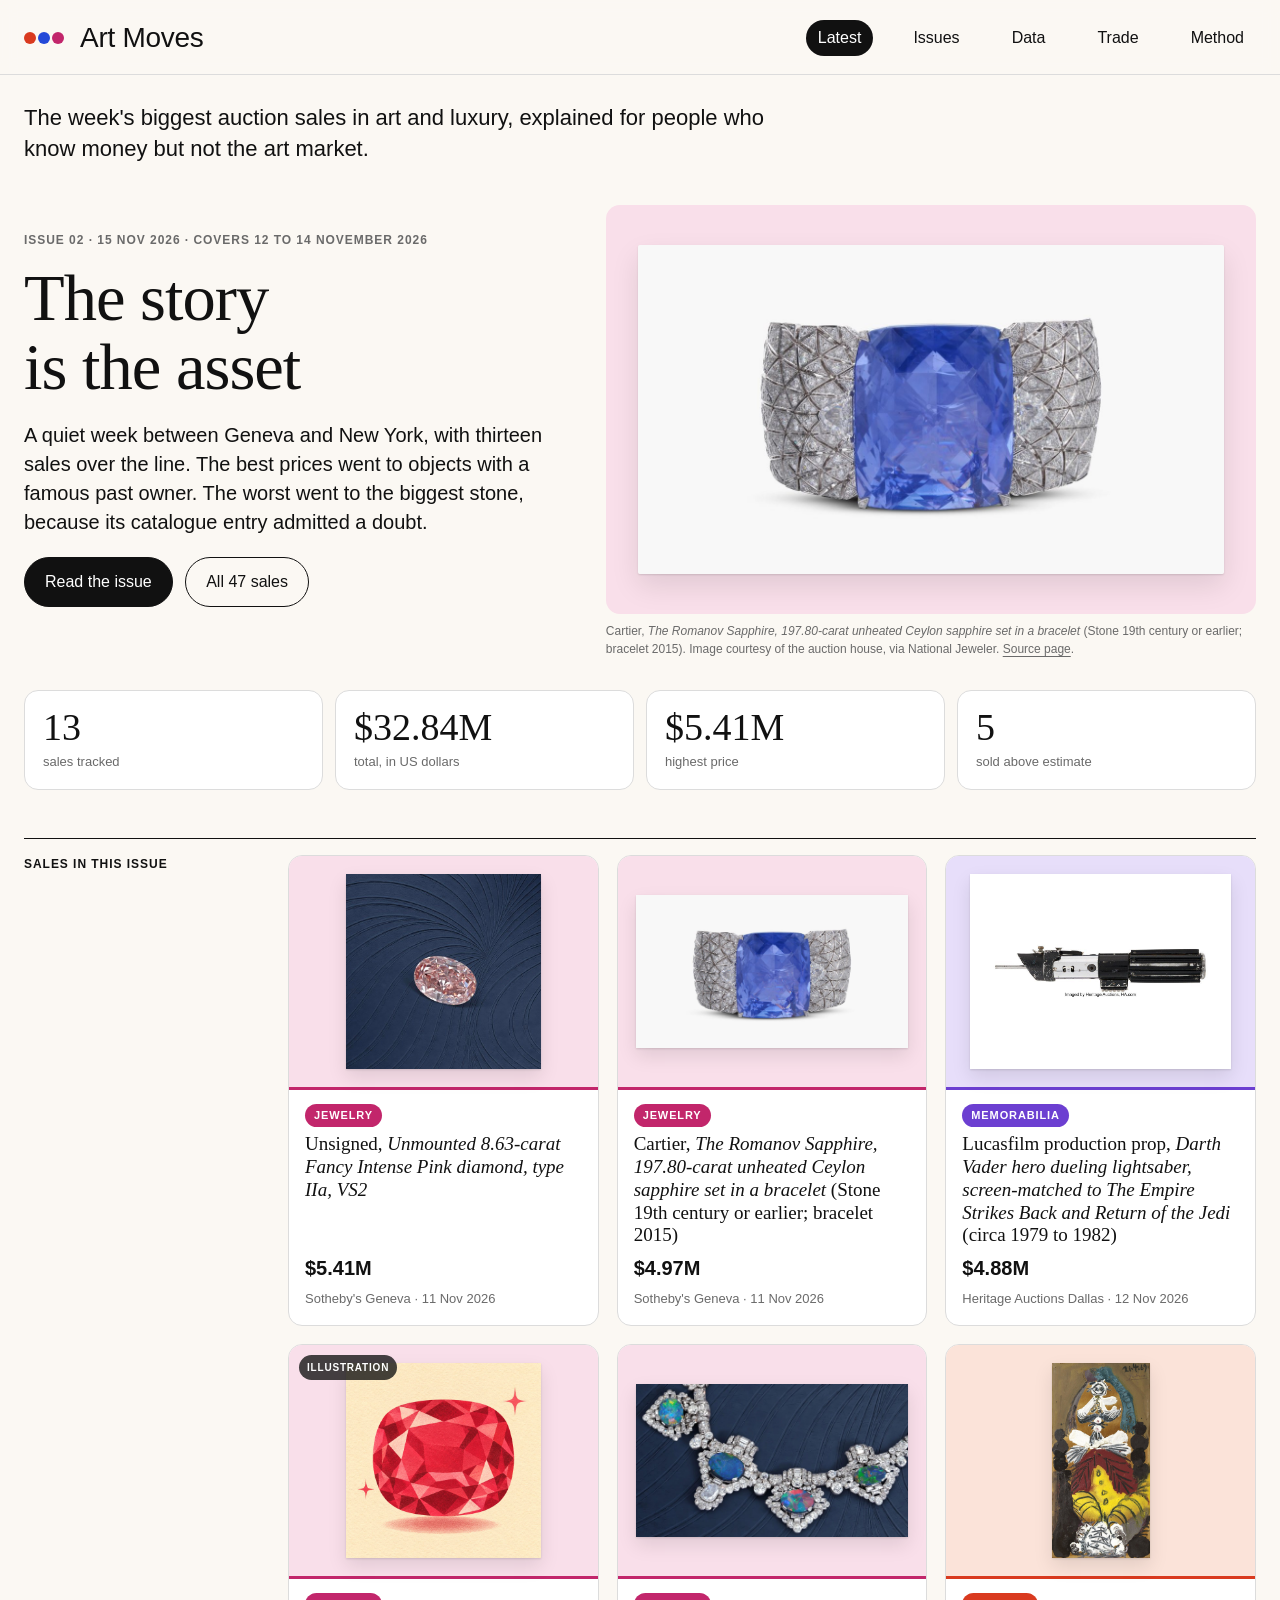
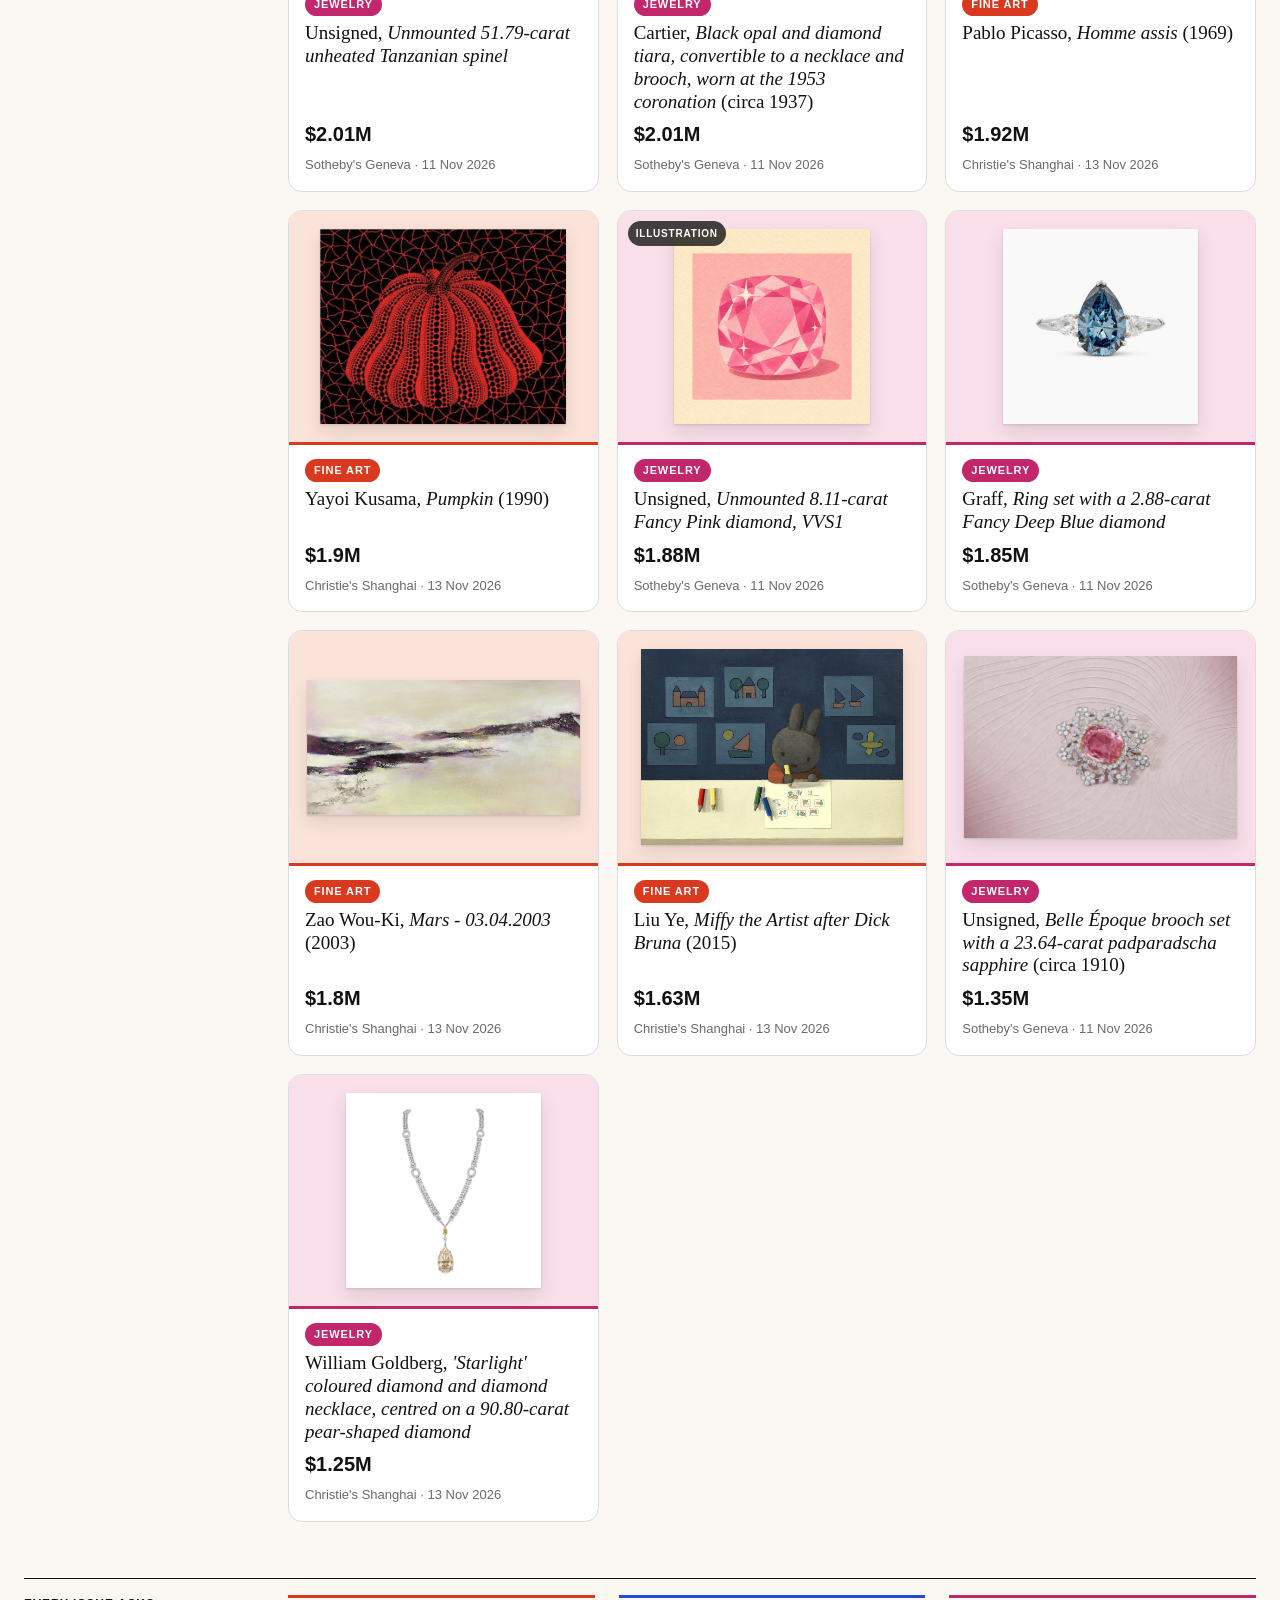
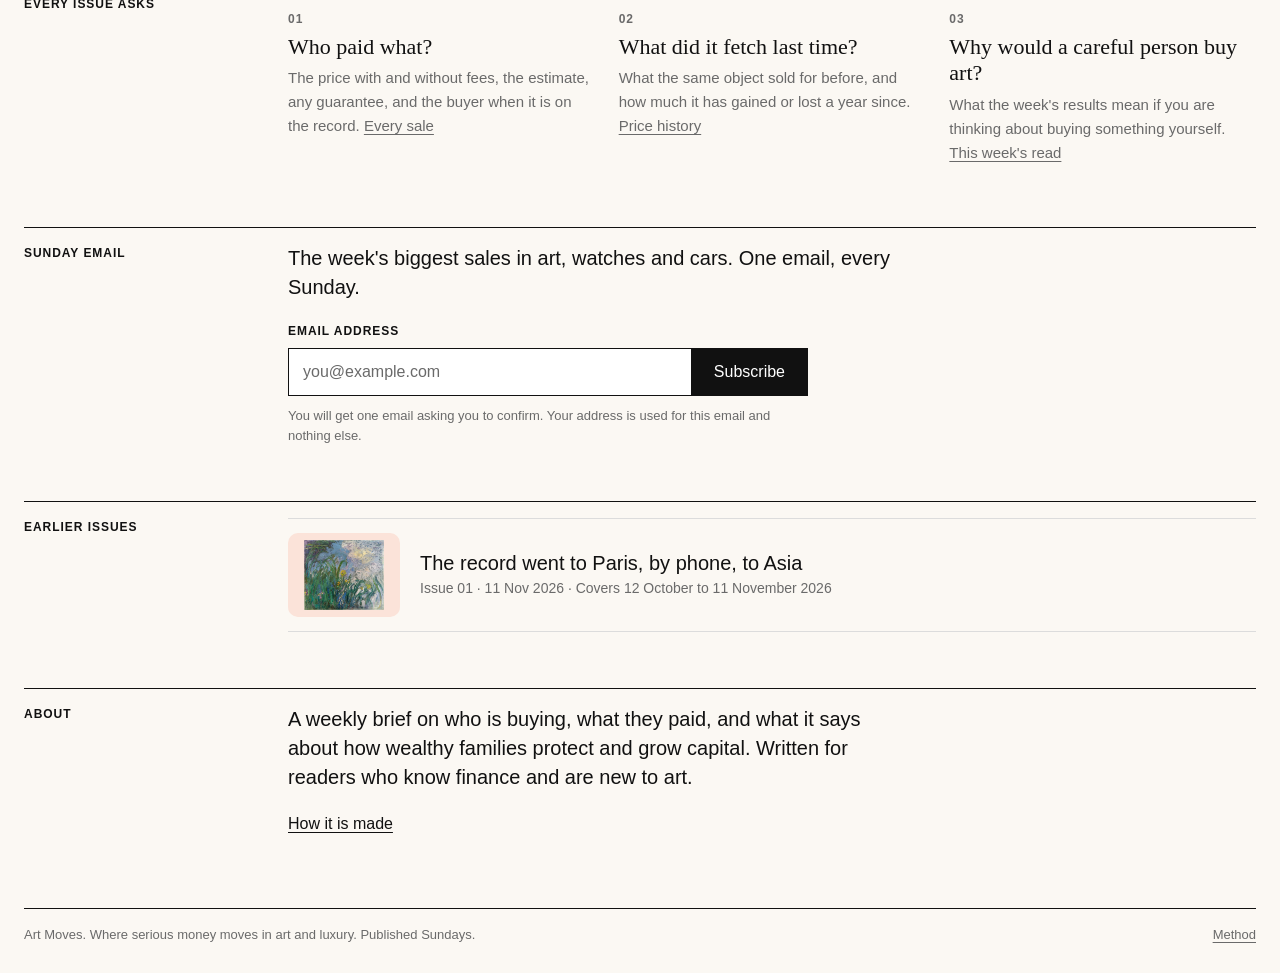
<file: site/index.html>
<!DOCTYPE html><html lang="en"><head><meta charset="utf-8"><meta name="viewport" content="width=device-width, initial-scale=1"><title>Art Moves</title><meta name="description" content="The week&#x27;s biggest auction sales in art and luxury, explained for people who know money but not the art market."><meta property="og:site_name" content="Art Moves"><meta property="og:type" content="website"><meta property="og:title" content="Art Moves"><meta property="og:description" content="The week&#x27;s biggest auction sales in art and luxury, explained for people who know money but not the art market."><meta property="og:url" content="https://art-moves.pages.dev/"><meta property="og:image" content="https://art-moves.pages.dev/img/romanov-sapphire-bracelet.jpg"><meta property="og:image:alt" content="Art Moves"><meta name="twitter:card" content="summary_large_image"><link rel="canonical" href="https://art-moves.pages.dev/"><link rel="icon" href="favicon.svg" type="image/svg+xml"><link rel="preconnect" href="https://api.fontshare.com"><link rel="stylesheet" href="https://api.fontshare.com/v2/css?f[]=switzer@400,500,600&display=swap"><link rel="stylesheet" href="https://api.fontshare.com/v2/css?f[]=gambetta@400,401&display=swap"><link rel="stylesheet" href="site.css"></head><body><a class="skip" href="#main">Skip to content</a><header class="top"><a class="wordmark" href="index.html">Art Moves</a><nav aria-label="Main"><a href="index.html" aria-current="page">Latest</a><a href="archive.html">Issues</a><a href="data.html">Data</a><a href="trade.html">Trade</a><a href="about.html">Method</a></nav></header><main id="main">
<p class="intro">The week's biggest auction sales in art and luxury, explained for people who know money but not the art market.</p><section class="home-hero"><div class="hero-text"><p class="eyebrow">Issue 02 · 15 Nov 2026 · Covers 12 to 14 November 2026</p><h1 class="display"><a href="002.html">The story is the asset</a></h1><p class="standfirst">A quiet week between Geneva and New York, with thirteen sales over the line. The best prices went to objects with a famous past owner. The worst went to the biggest stone, because its catalogue entry admitted a doubt.</p><p><a class="btn" href="002.html">Read the issue</a> <a class="btn ghost" href="data.html">All 47 sales</a></p></div><div class="hero-img"><figure class="plate hero cat-jewelry"><div class="wall"><img src="img/romanov-sapphire-bracelet.jpg" alt="Cartier, The Romanov Sapphire, 197.80-carat unheated Ceylon sapphire set in a bracelet" fetchpriority="high"></div><figcaption>Cartier, <i>The Romanov Sapphire, 197.80-carat unheated Ceylon sapphire set in a bracelet</i> (Stone 19th century or earlier; bracelet 2015). Image courtesy of the auction house, via National Jeweler. <a href="https://nationaljeweler.com/articles/15500-historic-romanov-sapphire-achieves-4-9m-at-sotheby-s">Source page</a>.</figcaption></figure></div></section><div class="stats-strip"><div><strong>13</strong><span>sales tracked</span></div><div><strong>$32.84M</strong><span>total, in US dollars</span></div><div><strong>$5.41M</strong><span>highest price</span></div><div><strong>5</strong><span>sold above estimate</span></div></div><section class="sec"><h2 class="label">Sales in this issue</h2><div class="sec-body wide"><div class="cards"><a class="card cat-jewelry" href="002.html#2026-11-11-sothebys-fancy-intense-pink-863"><span class="card-img cat-jewelry"><img src="img/fancy-intense-pink-863.jpg" alt="" loading="lazy"></span><span class="card-body"><span class="chip cat-jewelry">Jewelry</span><span class="card-title">Unsigned, <i>Unmounted 8.63-carat Fancy Intense Pink diamond, type IIa, VS2</i></span><span class="card-price">$5.41M</span><span class="dim">Sotheby&#x27;s Geneva · 11 Nov 2026</span></span></a><a class="card cat-jewelry" href="002.html#2026-11-11-sothebys-romanov-sapphire-bracelet"><span class="card-img cat-jewelry"><img src="img/romanov-sapphire-bracelet.jpg" alt="" loading="lazy"></span><span class="card-body"><span class="chip cat-jewelry">Jewelry</span><span class="card-title">Cartier, <i>The Romanov Sapphire, 197.80-carat unheated Ceylon sapphire set in a bracelet</i> (Stone 19th century or earlier; bracelet 2015)</span><span class="card-price">$4.97M</span><span class="dim">Sotheby&#x27;s Geneva · 11 Nov 2026</span></span></a><a class="card cat-memorabilia" href="002.html#2026-11-12-other-darth-vader-lightsaber"><span class="card-img cat-memorabilia"><img src="img/darth-vader-lightsaber.jpg" alt="" loading="lazy"></span><span class="card-body"><span class="chip cat-memorabilia">Memorabilia</span><span class="card-title">Lucasfilm production prop, <i>Darth Vader hero dueling lightsaber, screen-matched to The Empire Strikes Back and Return of the Jedi</i> (circa 1979 to 1982)</span><span class="card-price">$4.88M</span><span class="dim">Heritage Auctions Dallas · 12 Nov 2026</span></span></a><a class="card cat-jewelry" href="002.html#2026-11-11-sothebys-tanzanian-spinel-5179"><span class="card-img cat-jewelry"><span class="badge">Illustration</span><img src="img/tanzanian-spinel-5179.jpg" alt="" loading="lazy"></span><span class="card-body"><span class="chip cat-jewelry">Jewelry</span><span class="card-title">Unsigned, <i>Unmounted 51.79-carat unheated Tanzanian spinel</i></span><span class="card-price">$2.01M</span><span class="dim">Sotheby&#x27;s Geneva · 11 Nov 2026</span></span></a><a class="card cat-jewelry" href="002.html#2026-11-11-sothebys-devonshire-cartier-opal-tiara"><span class="card-img cat-jewelry"><img src="img/devonshire-cartier-opal-tiara.jpg" alt="" loading="lazy"></span><span class="card-body"><span class="chip cat-jewelry">Jewelry</span><span class="card-title">Cartier, <i>Black opal and diamond tiara, convertible to a necklace and brooch, worn at the 1953 coronation</i> (circa 1937)</span><span class="card-price">$2.01M</span><span class="dim">Sotheby&#x27;s Geneva · 11 Nov 2026</span></span></a><a class="card cat-fine_art" href="002.html#2026-11-13-christies-picasso-homme-assis"><span class="card-img cat-fine_art"><img src="img/picasso-homme-assis.jpg" alt="" loading="lazy"></span><span class="card-body"><span class="chip cat-fine_art">Fine art</span><span class="card-title">Pablo Picasso, <i>Homme assis</i> (1969)</span><span class="card-price">$1.92M</span><span class="dim">Christie&#x27;s Shanghai · 13 Nov 2026</span></span></a><a class="card cat-fine_art" href="002.html#2026-11-13-christies-kusama-pumpkin"><span class="card-img cat-fine_art"><img src="img/kusama-pumpkin.jpg" alt="" loading="lazy"></span><span class="card-body"><span class="chip cat-fine_art">Fine art</span><span class="card-title">Yayoi Kusama, <i>Pumpkin</i> (1990)</span><span class="card-price">$1.9M</span><span class="dim">Christie&#x27;s Shanghai · 13 Nov 2026</span></span></a><a class="card cat-jewelry" href="002.html#2026-11-11-sothebys-fancy-pink-811"><span class="card-img cat-jewelry"><span class="badge">Illustration</span><img src="img/fancy-pink-811.jpg" alt="" loading="lazy"></span><span class="card-body"><span class="chip cat-jewelry">Jewelry</span><span class="card-title">Unsigned, <i>Unmounted 8.11-carat Fancy Pink diamond, VVS1</i></span><span class="card-price">$1.88M</span><span class="dim">Sotheby&#x27;s Geneva · 11 Nov 2026</span></span></a><a class="card cat-jewelry" href="002.html#2026-11-11-sothebys-graff-fancy-deep-blue-ring"><span class="card-img cat-jewelry"><img src="img/graff-fancy-deep-blue-ring.jpg" alt="" loading="lazy"></span><span class="card-body"><span class="chip cat-jewelry">Jewelry</span><span class="card-title">Graff, <i>Ring set with a 2.88-carat Fancy Deep Blue diamond</i></span><span class="card-price">$1.85M</span><span class="dim">Sotheby&#x27;s Geneva · 11 Nov 2026</span></span></a><a class="card cat-fine_art" href="002.html#2026-11-13-christies-zao-wou-ki-mars"><span class="card-img cat-fine_art"><img src="img/zao-wou-ki-mars.jpg" alt="" loading="lazy"></span><span class="card-body"><span class="chip cat-fine_art">Fine art</span><span class="card-title">Zao Wou-Ki, <i>Mars - 03.04.2003</i> (2003)</span><span class="card-price">$1.8M</span><span class="dim">Christie&#x27;s Shanghai · 13 Nov 2026</span></span></a><a class="card cat-fine_art" href="002.html#2026-11-13-christies-liu-ye-miffy-the-artist"><span class="card-img cat-fine_art"><img src="img/liu-ye-miffy-the-artist.jpg" alt="" loading="lazy"></span><span class="card-body"><span class="chip cat-fine_art">Fine art</span><span class="card-title">Liu Ye, <i>Miffy the Artist after Dick Bruna</i> (2015)</span><span class="card-price">$1.63M</span><span class="dim">Christie&#x27;s Shanghai · 13 Nov 2026</span></span></a><a class="card cat-jewelry" href="002.html#2026-11-11-sothebys-padparadscha-brooch-swedish-royal"><span class="card-img cat-jewelry"><img src="img/padparadscha-brooch-swedish-royal.jpg" alt="" loading="lazy"></span><span class="card-body"><span class="chip cat-jewelry">Jewelry</span><span class="card-title">Unsigned, <i>Belle Époque brooch set with a 23.64-carat padparadscha sapphire</i> (circa 1910)</span><span class="card-price">$1.35M</span><span class="dim">Sotheby&#x27;s Geneva · 11 Nov 2026</span></span></a><a class="card cat-jewelry" href="002.html#2026-11-13-christies-william-goldberg-starlight-necklace"><span class="card-img cat-jewelry"><img src="img/william-goldberg-starlight-necklace.jpg" alt="" loading="lazy"></span><span class="card-body"><span class="chip cat-jewelry">Jewelry</span><span class="card-title">William Goldberg, <i>&#x27;Starlight&#x27; coloured diamond and diamond necklace, centred on a 90.80-carat pear-shaped diamond</i></span><span class="card-price">$1.25M</span><span class="dim">Christie&#x27;s Shanghai · 13 Nov 2026</span></span></a></div></div></section><section class="sec"><h2 class="label">Every issue asks</h2><div class="sec-body wide"><ol class="questions"><li><strong>Who paid what?</strong><span>The price with and without fees, the estimate, any guarantee, and the buyer when it is on the record. <a href="data.html#every-sale">Every sale</a></span></li><li><strong>What did it fetch last time?</strong><span>What the same object sold for before, and how much it has gained or lost a year since. <a href="data.html#price-history">Price history</a></span></li><li><strong>Why would a careful person buy art?</strong><span>What the week&#x27;s results mean if you are thinking about buying something yourself. <a href="002.html#market-signal">This week's read</a></span></li></ol></div></section><section class="sec" id="subscribe-home"><h2 class="label">Sunday email</h2><div class="sec-body"><p class="standfirst">The week's biggest sales in art, watches and cars. One email, every Sunday.</p><form class="signup" action="https://buttondown.com/api/emails/embed-subscribe/art-moves" method="post" target="_blank" rel="noopener"><input type="hidden" name="embed" value="1"><label for="email-home">Email address</label><div class="signup-row"><input id="email-home" type="email" name="email" autocomplete="email" placeholder="you@example.com" required><button type="submit">Subscribe</button></div><p class="dim small">You will get one email asking you to confirm. Your address is used for this email and nothing else.</p></form></div></section><section class="sec"><h2 class="label">Earlier issues</h2><div class="sec-body wide"><div class="rows"><a class="row" href="001.html"><span class="row-thumb cat-fine_art"><img src="img/monet-iris.jpg" alt="" loading="lazy"></span><span class="row-main"><span class="row-title">The record went to Paris, by phone, to Asia</span><span class="dim">Issue 01 · 11 Nov 2026 · Covers 12 October to 11 November 2026</span></span></a></div></div></section><section class="sec"><h2 class="label">About</h2><div class="sec-body"><p class="standfirst">A weekly brief on who is buying, what they paid, and what it says about how wealthy families protect and grow capital. Written for readers who know finance and are new to art.</p><p><a class="more" href="about.html">How it is made</a></p></div></section>
</main><footer class="foot"><span>Art Moves. Where serious money moves in art and luxury. Published Sundays.</span><span><a href="about.html">Method</a></span></footer></body></html>
</file>
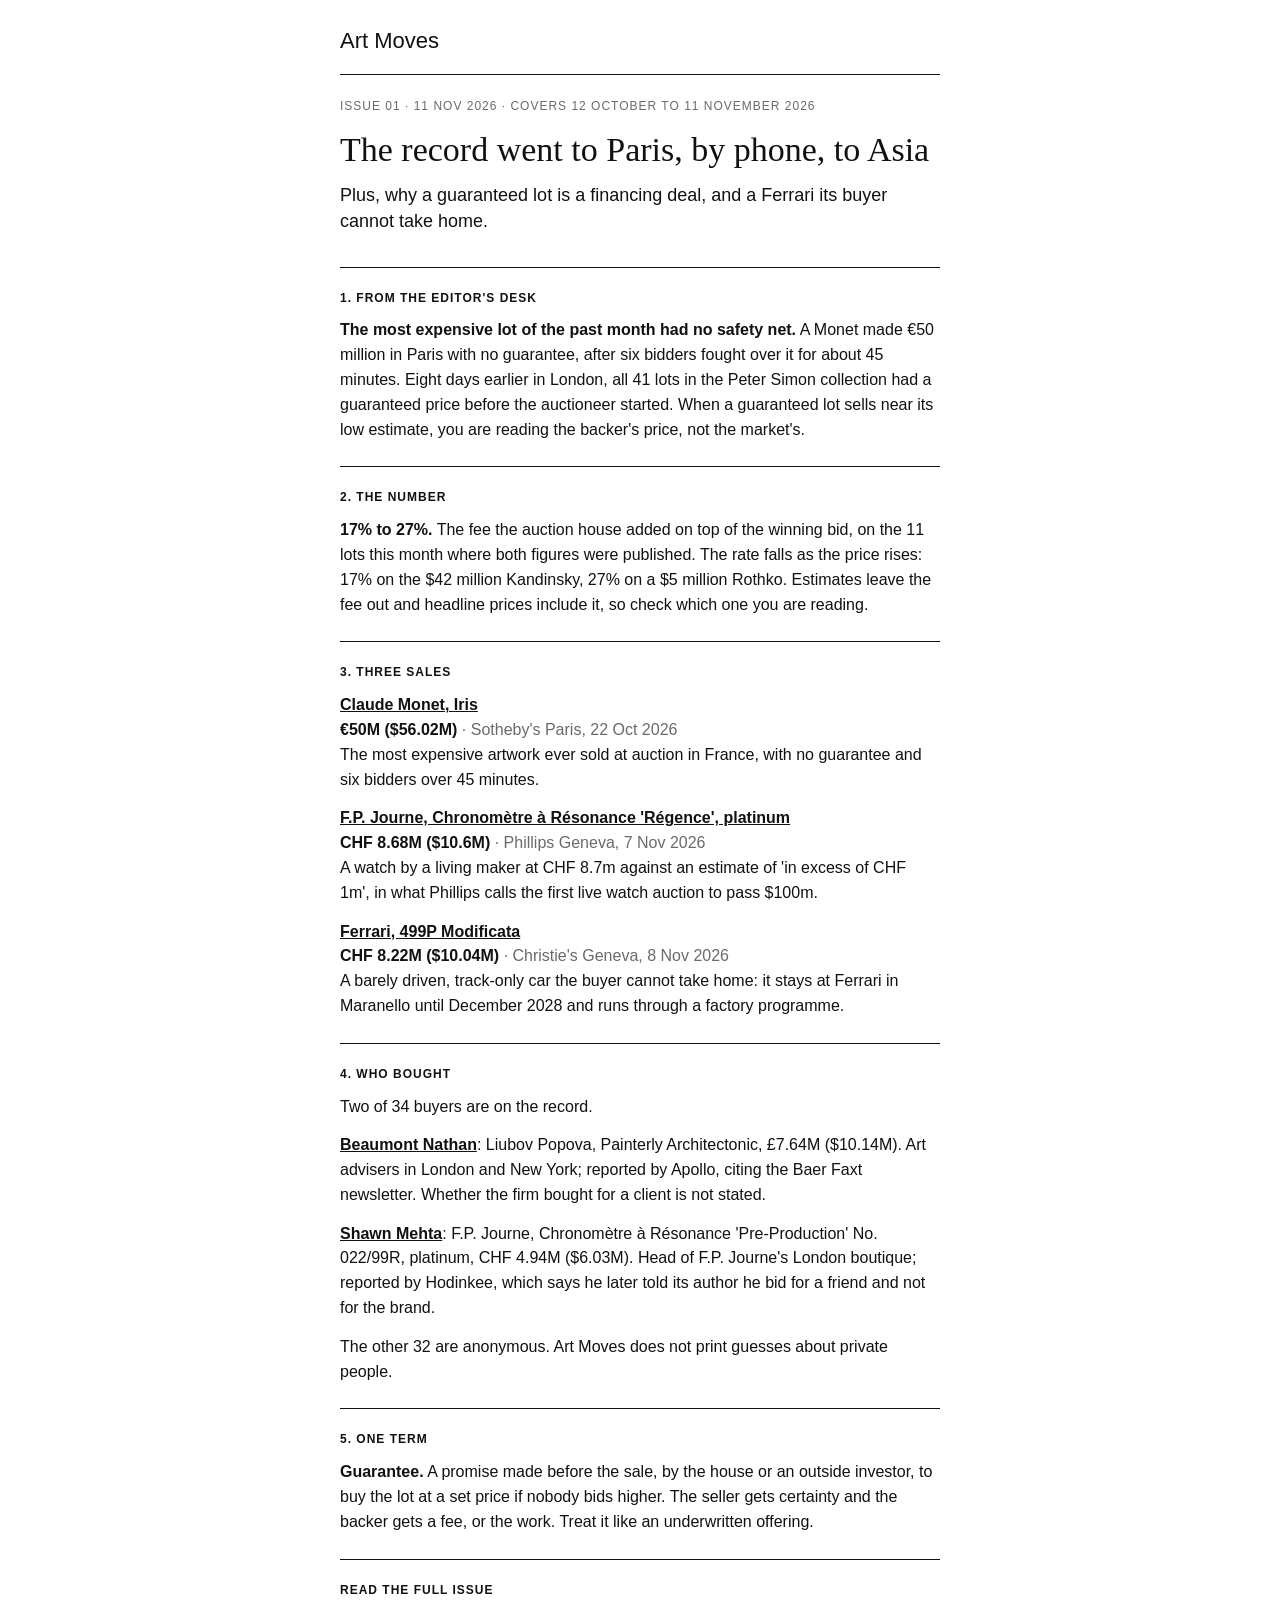
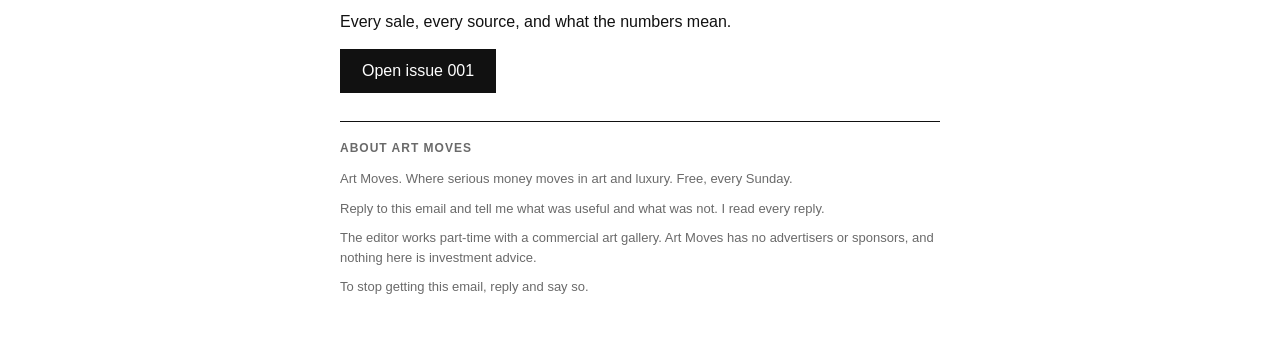
<file: email/001.html>
<!DOCTYPE html><html lang="en"><head><meta charset="utf-8"><meta name="viewport" content="width=device-width, initial-scale=1"><title>The record went to Paris, by phone, to Asia</title></head><body style="margin:0;padding:0;background:#ffffff"><div style="display:none;max-height:0;overflow:hidden;opacity:0">Plus, why a guaranteed lot is a financing deal, and a Ferrari its buyer cannot take home.</div><table role="presentation" width="100%" cellpadding="0" cellspacing="0" border="0" style="background:#ffffff"><tr><td align="center" style="padding:0 20px"><table role="presentation" width="100%" cellpadding="0" cellspacing="0" border="0" style="max-width:600px;text-align:left"><tr><td style="padding:28px 0 20px"><p style="margin:0;font-family:-apple-system,BlinkMacSystemFont,'Helvetica Neue',Helvetica,Arial,sans-serif;font-size:22px;font-weight:500;color:#111111">Art Moves</p></td></tr><tr><td style="padding:22px 0 14px;border-top:1px solid #111111"><p style="margin:0 0 16px;font-family:-apple-system,BlinkMacSystemFont,'Helvetica Neue',Helvetica,Arial,sans-serif;font-size:13px;line-height:1.5;color:#6a6a6a;font-size:12px;letter-spacing:1px;text-transform:uppercase">Issue 01 · 11 Nov 2026 · Covers 12 October to 11 November 2026</p><h1 style="margin:0 0 14px;font-family:Georgia,'Iowan Old Style','Times New Roman',serif;font-size:34px;line-height:1.1;font-weight:normal;color:#111111">The record went to Paris, by phone, to Asia</h1><p style="margin:0 0 18px;font-family:-apple-system,BlinkMacSystemFont,'Helvetica Neue',Helvetica,Arial,sans-serif;font-size:18px;line-height:1.45;color:#111111">Plus, why a guaranteed lot is a financing deal, and a Ferrari its buyer cannot take home.</p></td></tr><tr><td style="padding:22px 0 10px;border-top:1px solid #111111"><p style="margin:0 0 12px;font-family:-apple-system,BlinkMacSystemFont,'Helvetica Neue',Helvetica,Arial,sans-serif;font-size:12px;line-height:1.4;font-weight:bold;letter-spacing:1px;text-transform:uppercase;color:#111111">1. From the editor&#x27;s desk</p><p style="margin:0 0 14px;font-family:-apple-system,BlinkMacSystemFont,'Helvetica Neue',Helvetica,Arial,sans-serif;font-size:16px;line-height:1.55;color:#111111"><strong>The most expensive lot of the past month had no safety net.</strong> A Monet made €50 million in Paris with no guarantee, after six bidders fought over it for about 45 minutes. Eight days earlier in London, all 41 lots in the Peter Simon collection had a guaranteed price before the auctioneer started. When a guaranteed lot sells near its low estimate, you are reading the backer&#x27;s price, not the market&#x27;s.</p></td></tr><tr><td style="padding:22px 0 10px;border-top:1px solid #111111"><p style="margin:0 0 12px;font-family:-apple-system,BlinkMacSystemFont,'Helvetica Neue',Helvetica,Arial,sans-serif;font-size:12px;line-height:1.4;font-weight:bold;letter-spacing:1px;text-transform:uppercase;color:#111111">2. The number</p><p style="margin:0 0 14px;font-family:-apple-system,BlinkMacSystemFont,'Helvetica Neue',Helvetica,Arial,sans-serif;font-size:16px;line-height:1.55;color:#111111"><strong>17% to 27%.</strong> The fee the auction house added on top of the winning bid, on the 11 lots this month where both figures were published. The rate falls as the price rises: 17% on the $42 million Kandinsky, 27% on a $5 million Rothko. Estimates leave the fee out and headline prices include it, so check which one you are reading.</p></td></tr><tr><td style="padding:22px 0 10px;border-top:1px solid #111111"><p style="margin:0 0 12px;font-family:-apple-system,BlinkMacSystemFont,'Helvetica Neue',Helvetica,Arial,sans-serif;font-size:12px;line-height:1.4;font-weight:bold;letter-spacing:1px;text-transform:uppercase;color:#111111">3. Three sales</p><p style="margin:0 0 14px;font-family:-apple-system,BlinkMacSystemFont,'Helvetica Neue',Helvetica,Arial,sans-serif;font-size:16px;line-height:1.55;color:#111111"><a href="https://art-moves.pages.dev/001.html#2026-10-22-sothebys-monet-iris" style="color:#111111;text-decoration:underline;font-weight:bold">Claude Monet, Iris</a><br><strong>€50M ($56.02M)</strong> <span style="color:#6a6a6a">· Sotheby&#x27;s Paris, 22 Oct 2026</span><br>The most expensive artwork ever sold at auction in France, with no guarantee and six bidders over 45 minutes.</p><p style="margin:0 0 14px;font-family:-apple-system,BlinkMacSystemFont,'Helvetica Neue',Helvetica,Arial,sans-serif;font-size:16px;line-height:1.55;color:#111111"><a href="https://art-moves.pages.dev/001.html#2026-11-07-phillips-journe-resonance-regence" style="color:#111111;text-decoration:underline;font-weight:bold">F.P. Journe, Chronomètre à Résonance &#x27;Régence&#x27;, platinum</a><br><strong>CHF 8.68M ($10.6M)</strong> <span style="color:#6a6a6a">· Phillips Geneva, 7 Nov 2026</span><br>A watch by a living maker at CHF 8.7m against an estimate of &#x27;in excess of CHF 1m&#x27;, in what Phillips calls the first live watch auction to pass $100m.</p><p style="margin:0 0 14px;font-family:-apple-system,BlinkMacSystemFont,'Helvetica Neue',Helvetica,Arial,sans-serif;font-size:16px;line-height:1.55;color:#111111"><a href="https://art-moves.pages.dev/001.html#2026-11-08-christies-ferrari-499p-modificata" style="color:#111111;text-decoration:underline;font-weight:bold">Ferrari, 499P Modificata</a><br><strong>CHF 8.22M ($10.04M)</strong> <span style="color:#6a6a6a">· Christie&#x27;s Geneva, 8 Nov 2026</span><br>A barely driven, track-only car the buyer cannot take home: it stays at Ferrari in Maranello until December 2028 and runs through a factory programme.</p></td></tr><tr><td style="padding:22px 0 10px;border-top:1px solid #111111"><p style="margin:0 0 12px;font-family:-apple-system,BlinkMacSystemFont,'Helvetica Neue',Helvetica,Arial,sans-serif;font-size:12px;line-height:1.4;font-weight:bold;letter-spacing:1px;text-transform:uppercase;color:#111111">4. Who bought</p><p style="margin:0 0 14px;font-family:-apple-system,BlinkMacSystemFont,'Helvetica Neue',Helvetica,Arial,sans-serif;font-size:16px;line-height:1.55;color:#111111">Two of 34 buyers are on the record.</p><p style="margin:0 0 14px;font-family:-apple-system,BlinkMacSystemFont,'Helvetica Neue',Helvetica,Arial,sans-serif;font-size:16px;line-height:1.55;color:#111111"><strong><a href="https://beaumontnathan.com/the-team" style="color:#111111;text-decoration:underline">Beaumont Nathan</a></strong>: Liubov Popova, Painterly Architectonic, £7.64M ($10.14M). Art advisers in London and New York; reported by Apollo, citing the Baer Faxt newsletter. Whether the firm bought for a client is not stated.</p><p style="margin:0 0 14px;font-family:-apple-system,BlinkMacSystemFont,'Helvetica Neue',Helvetica,Arial,sans-serif;font-size:16px;line-height:1.55;color:#111111"><strong><a href="https://manofthehour.tv/episode-8-mb-f/" style="color:#111111;text-decoration:underline">Shawn Mehta</a></strong>: F.P. Journe, Chronomètre à Résonance &#x27;Pre-Production&#x27; No. 022/99R, platinum, CHF 4.94M ($6.03M). Head of F.P. Journe&#x27;s London boutique; reported by Hodinkee, which says he later told its author he bid for a friend and not for the brand.</p><p style="margin:0 0 14px;font-family:-apple-system,BlinkMacSystemFont,'Helvetica Neue',Helvetica,Arial,sans-serif;font-size:16px;line-height:1.55;color:#111111">The other 32 are anonymous. Art Moves does not print guesses about private people.</p></td></tr><tr><td style="padding:22px 0 10px;border-top:1px solid #111111"><p style="margin:0 0 12px;font-family:-apple-system,BlinkMacSystemFont,'Helvetica Neue',Helvetica,Arial,sans-serif;font-size:12px;line-height:1.4;font-weight:bold;letter-spacing:1px;text-transform:uppercase;color:#111111">5. One term</p><p style="margin:0 0 14px;font-family:-apple-system,BlinkMacSystemFont,'Helvetica Neue',Helvetica,Arial,sans-serif;font-size:16px;line-height:1.55;color:#111111"><strong>Guarantee.</strong> A promise made before the sale, by the house or an outside investor, to buy the lot at a set price if nobody bids higher. The seller gets certainty and the backer gets a fee, or the work. Treat it like an underwritten offering.</p></td></tr><tr><td style="padding:22px 0 28px;border-top:1px solid #111111"><p style="margin:0 0 12px;font-family:-apple-system,BlinkMacSystemFont,'Helvetica Neue',Helvetica,Arial,sans-serif;font-size:12px;line-height:1.4;font-weight:bold;letter-spacing:1px;text-transform:uppercase;color:#111111">Read the full issue</p><p style="margin:0 0 14px;font-family:-apple-system,BlinkMacSystemFont,'Helvetica Neue',Helvetica,Arial,sans-serif;font-size:16px;line-height:1.55;color:#111111">Every sale, every source, and what the numbers mean.</p><p style="margin:0"><a href="https://art-moves.pages.dev/001.html" style="display:inline-block;background:#111111;color:#ffffff;font-family:-apple-system,BlinkMacSystemFont,'Helvetica Neue',Helvetica,Arial,sans-serif;font-size:16px;font-weight:500;text-decoration:none;padding:13px 22px">Open issue 001</a></p></td></tr><tr><td style="padding:18px 0 36px;border-top:1px solid #111111"><p style="margin:0 0 12px;font-family:-apple-system,BlinkMacSystemFont,'Helvetica Neue',Helvetica,Arial,sans-serif;font-size:12px;line-height:1.4;font-weight:bold;letter-spacing:1px;text-transform:uppercase;color:#111111;color:#6a6a6a">About Art Moves</p><p style="margin:0 0 10px;font-family:-apple-system,BlinkMacSystemFont,'Helvetica Neue',Helvetica,Arial,sans-serif;font-size:13px;line-height:1.5;color:#6a6a6a">Art Moves. Where serious money moves in art and luxury. Free, every Sunday.</p><p style="margin:0 0 10px;font-family:-apple-system,BlinkMacSystemFont,'Helvetica Neue',Helvetica,Arial,sans-serif;font-size:13px;line-height:1.5;color:#6a6a6a">Reply to this email and tell me what was useful and what was not. I read every reply.</p><p style="margin:0 0 10px;font-family:-apple-system,BlinkMacSystemFont,'Helvetica Neue',Helvetica,Arial,sans-serif;font-size:13px;line-height:1.5;color:#6a6a6a">The editor works part-time with a commercial art gallery. Art Moves has no advertisers or sponsors, and nothing here is investment advice.</p><p style="margin:0 0 10px;font-family:-apple-system,BlinkMacSystemFont,'Helvetica Neue',Helvetica,Arial,sans-serif;font-size:13px;line-height:1.5;color:#6a6a6a">To stop getting this email, reply and say so.</p></td></tr></table></td></tr></table></body></html>
</file>
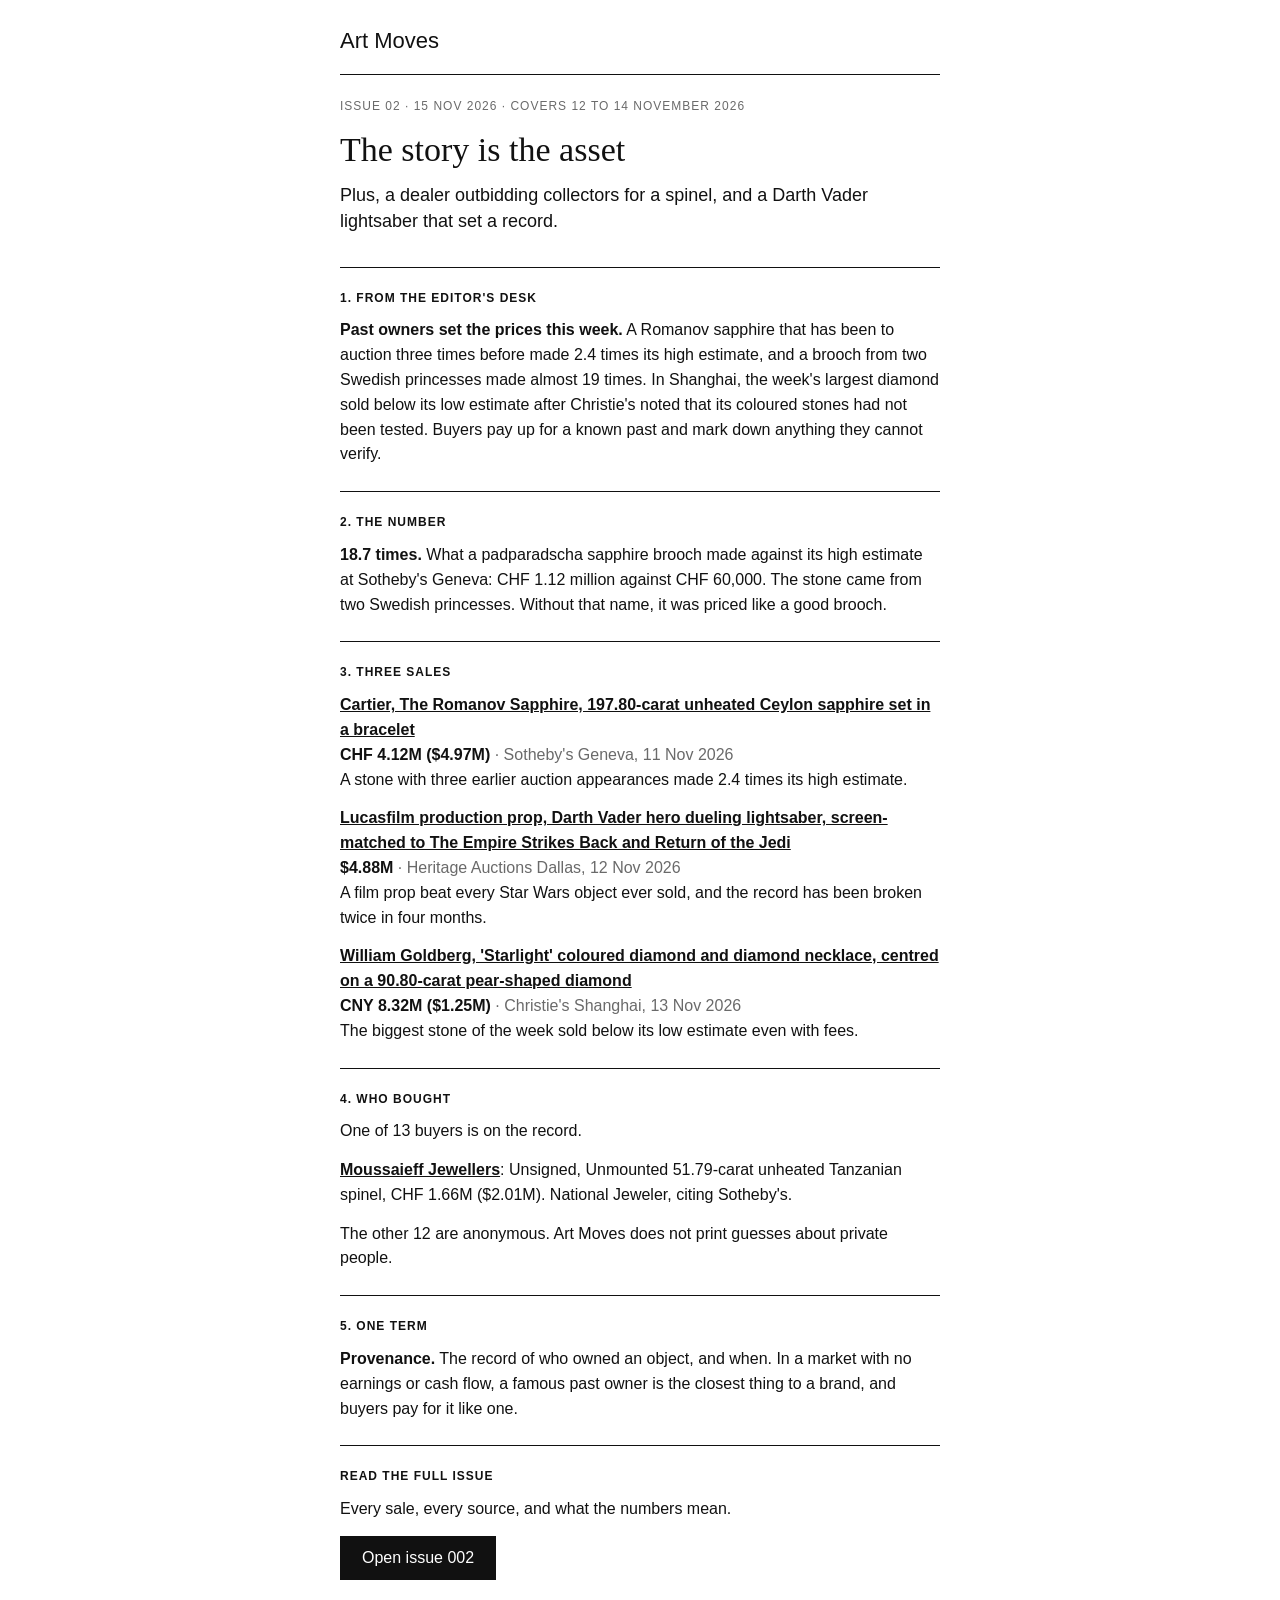
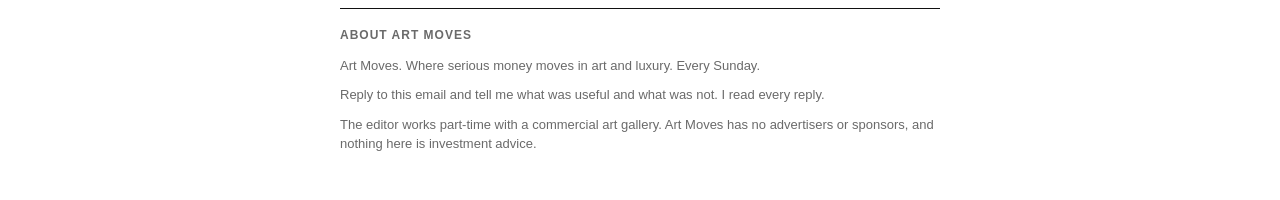
<file: email/002.html>
<!DOCTYPE html><html lang="en"><head><meta charset="utf-8"><meta name="viewport" content="width=device-width, initial-scale=1"><title>The story is the asset</title></head><body style="margin:0;padding:0;background:#ffffff"><div style="display:none;max-height:0;overflow:hidden;opacity:0">Plus, a dealer outbidding collectors for a spinel, and a Darth Vader lightsaber that set a record.</div><table role="presentation" width="100%" cellpadding="0" cellspacing="0" border="0" style="background:#ffffff"><tr><td align="center" style="padding:0 20px"><table role="presentation" width="100%" cellpadding="0" cellspacing="0" border="0" style="max-width:600px;text-align:left"><tr><td style="padding:28px 0 20px"><p style="margin:0;font-family:-apple-system,BlinkMacSystemFont,'Helvetica Neue',Helvetica,Arial,sans-serif;font-size:22px;font-weight:500;color:#111111">Art Moves</p></td></tr><tr><td style="padding:22px 0 14px;border-top:1px solid #111111"><p style="margin:0 0 16px;font-family:-apple-system,BlinkMacSystemFont,'Helvetica Neue',Helvetica,Arial,sans-serif;font-size:13px;line-height:1.5;color:#6a6a6a;font-size:12px;letter-spacing:1px;text-transform:uppercase">Issue 02 · 15 Nov 2026 · Covers 12 to 14 November 2026</p><h1 style="margin:0 0 14px;font-family:Georgia,'Iowan Old Style','Times New Roman',serif;font-size:34px;line-height:1.1;font-weight:normal;color:#111111">The story is the asset</h1><p style="margin:0 0 18px;font-family:-apple-system,BlinkMacSystemFont,'Helvetica Neue',Helvetica,Arial,sans-serif;font-size:18px;line-height:1.45;color:#111111">Plus, a dealer outbidding collectors for a spinel, and a Darth Vader lightsaber that set a record.</p></td></tr><tr><td style="padding:22px 0 10px;border-top:1px solid #111111"><p style="margin:0 0 12px;font-family:-apple-system,BlinkMacSystemFont,'Helvetica Neue',Helvetica,Arial,sans-serif;font-size:12px;line-height:1.4;font-weight:bold;letter-spacing:1px;text-transform:uppercase;color:#111111">1. From the editor&#x27;s desk</p><p style="margin:0 0 14px;font-family:-apple-system,BlinkMacSystemFont,'Helvetica Neue',Helvetica,Arial,sans-serif;font-size:16px;line-height:1.55;color:#111111"><strong>Past owners set the prices this week.</strong> A Romanov sapphire that has been to auction three times before made 2.4 times its high estimate, and a brooch from two Swedish princesses made almost 19 times. In Shanghai, the week&#x27;s largest diamond sold below its low estimate after Christie&#x27;s noted that its coloured stones had not been tested. Buyers pay up for a known past and mark down anything they cannot verify.</p></td></tr><tr><td style="padding:22px 0 10px;border-top:1px solid #111111"><p style="margin:0 0 12px;font-family:-apple-system,BlinkMacSystemFont,'Helvetica Neue',Helvetica,Arial,sans-serif;font-size:12px;line-height:1.4;font-weight:bold;letter-spacing:1px;text-transform:uppercase;color:#111111">2. The number</p><p style="margin:0 0 14px;font-family:-apple-system,BlinkMacSystemFont,'Helvetica Neue',Helvetica,Arial,sans-serif;font-size:16px;line-height:1.55;color:#111111"><strong>18.7 times.</strong> What a padparadscha sapphire brooch made against its high estimate at Sotheby&#x27;s Geneva: CHF 1.12 million against CHF 60,000. The stone came from two Swedish princesses. Without that name, it was priced like a good brooch.</p></td></tr><tr><td style="padding:22px 0 10px;border-top:1px solid #111111"><p style="margin:0 0 12px;font-family:-apple-system,BlinkMacSystemFont,'Helvetica Neue',Helvetica,Arial,sans-serif;font-size:12px;line-height:1.4;font-weight:bold;letter-spacing:1px;text-transform:uppercase;color:#111111">3. Three sales</p><p style="margin:0 0 14px;font-family:-apple-system,BlinkMacSystemFont,'Helvetica Neue',Helvetica,Arial,sans-serif;font-size:16px;line-height:1.55;color:#111111"><a href="https://art-moves.pages.dev/002.html#2026-11-11-sothebys-romanov-sapphire-bracelet" style="color:#111111;text-decoration:underline;font-weight:bold">Cartier, The Romanov Sapphire, 197.80-carat unheated Ceylon sapphire set in a bracelet</a><br><strong>CHF 4.12M ($4.97M)</strong> <span style="color:#6a6a6a">· Sotheby&#x27;s Geneva, 11 Nov 2026</span><br>A stone with three earlier auction appearances made 2.4 times its high estimate.</p><p style="margin:0 0 14px;font-family:-apple-system,BlinkMacSystemFont,'Helvetica Neue',Helvetica,Arial,sans-serif;font-size:16px;line-height:1.55;color:#111111"><a href="https://art-moves.pages.dev/002.html#2026-11-12-other-darth-vader-lightsaber" style="color:#111111;text-decoration:underline;font-weight:bold">Lucasfilm production prop, Darth Vader hero dueling lightsaber, screen-matched to The Empire Strikes Back and Return of the Jedi</a><br><strong>$4.88M</strong> <span style="color:#6a6a6a">· Heritage Auctions Dallas, 12 Nov 2026</span><br>A film prop beat every Star Wars object ever sold, and the record has been broken twice in four months.</p><p style="margin:0 0 14px;font-family:-apple-system,BlinkMacSystemFont,'Helvetica Neue',Helvetica,Arial,sans-serif;font-size:16px;line-height:1.55;color:#111111"><a href="https://art-moves.pages.dev/002.html#2026-11-13-christies-william-goldberg-starlight-necklace" style="color:#111111;text-decoration:underline;font-weight:bold">William Goldberg, &#x27;Starlight&#x27; coloured diamond and diamond necklace, centred on a 90.80-carat pear-shaped diamond</a><br><strong>CNY 8.32M ($1.25M)</strong> <span style="color:#6a6a6a">· Christie&#x27;s Shanghai, 13 Nov 2026</span><br>The biggest stone of the week sold below its low estimate even with fees.</p></td></tr><tr><td style="padding:22px 0 10px;border-top:1px solid #111111"><p style="margin:0 0 12px;font-family:-apple-system,BlinkMacSystemFont,'Helvetica Neue',Helvetica,Arial,sans-serif;font-size:12px;line-height:1.4;font-weight:bold;letter-spacing:1px;text-transform:uppercase;color:#111111">4. Who bought</p><p style="margin:0 0 14px;font-family:-apple-system,BlinkMacSystemFont,'Helvetica Neue',Helvetica,Arial,sans-serif;font-size:16px;line-height:1.55;color:#111111">One of 13 buyers is on the record.</p><p style="margin:0 0 14px;font-family:-apple-system,BlinkMacSystemFont,'Helvetica Neue',Helvetica,Arial,sans-serif;font-size:16px;line-height:1.55;color:#111111"><strong><a href="https://www.solitairemagazine.com/into-the-limelight/" style="color:#111111;text-decoration:underline">Moussaieff Jewellers</a></strong>: Unsigned, Unmounted 51.79-carat unheated Tanzanian spinel, CHF 1.66M ($2.01M). National Jeweler, citing Sotheby&#x27;s.</p><p style="margin:0 0 14px;font-family:-apple-system,BlinkMacSystemFont,'Helvetica Neue',Helvetica,Arial,sans-serif;font-size:16px;line-height:1.55;color:#111111">The other 12 are anonymous. Art Moves does not print guesses about private people.</p></td></tr><tr><td style="padding:22px 0 10px;border-top:1px solid #111111"><p style="margin:0 0 12px;font-family:-apple-system,BlinkMacSystemFont,'Helvetica Neue',Helvetica,Arial,sans-serif;font-size:12px;line-height:1.4;font-weight:bold;letter-spacing:1px;text-transform:uppercase;color:#111111">5. One term</p><p style="margin:0 0 14px;font-family:-apple-system,BlinkMacSystemFont,'Helvetica Neue',Helvetica,Arial,sans-serif;font-size:16px;line-height:1.55;color:#111111"><strong>Provenance.</strong> The record of who owned an object, and when. In a market with no earnings or cash flow, a famous past owner is the closest thing to a brand, and buyers pay for it like one.</p></td></tr><tr><td style="padding:22px 0 28px;border-top:1px solid #111111"><p style="margin:0 0 12px;font-family:-apple-system,BlinkMacSystemFont,'Helvetica Neue',Helvetica,Arial,sans-serif;font-size:12px;line-height:1.4;font-weight:bold;letter-spacing:1px;text-transform:uppercase;color:#111111">Read the full issue</p><p style="margin:0 0 14px;font-family:-apple-system,BlinkMacSystemFont,'Helvetica Neue',Helvetica,Arial,sans-serif;font-size:16px;line-height:1.55;color:#111111">Every sale, every source, and what the numbers mean.</p><p style="margin:0"><a href="https://art-moves.pages.dev/002.html" style="display:inline-block;background:#111111;color:#ffffff;font-family:-apple-system,BlinkMacSystemFont,'Helvetica Neue',Helvetica,Arial,sans-serif;font-size:16px;font-weight:500;text-decoration:none;padding:13px 22px">Open issue 002</a></p></td></tr><tr><td style="padding:18px 0 36px;border-top:1px solid #111111"><p style="margin:0 0 12px;font-family:-apple-system,BlinkMacSystemFont,'Helvetica Neue',Helvetica,Arial,sans-serif;font-size:12px;line-height:1.4;font-weight:bold;letter-spacing:1px;text-transform:uppercase;color:#111111;color:#6a6a6a">About Art Moves</p><p style="margin:0 0 10px;font-family:-apple-system,BlinkMacSystemFont,'Helvetica Neue',Helvetica,Arial,sans-serif;font-size:13px;line-height:1.5;color:#6a6a6a">Art Moves. Where serious money moves in art and luxury. Every Sunday.</p><p style="margin:0 0 10px;font-family:-apple-system,BlinkMacSystemFont,'Helvetica Neue',Helvetica,Arial,sans-serif;font-size:13px;line-height:1.5;color:#6a6a6a">Reply to this email and tell me what was useful and what was not. I read every reply.</p><p style="margin:0 0 10px;font-family:-apple-system,BlinkMacSystemFont,'Helvetica Neue',Helvetica,Arial,sans-serif;font-size:13px;line-height:1.5;color:#6a6a6a">The editor works part-time with a commercial art gallery. Art Moves has no advertisers or sponsors, and nothing here is investment advice.</p></td></tr></table></td></tr></table></body></html>
</file>
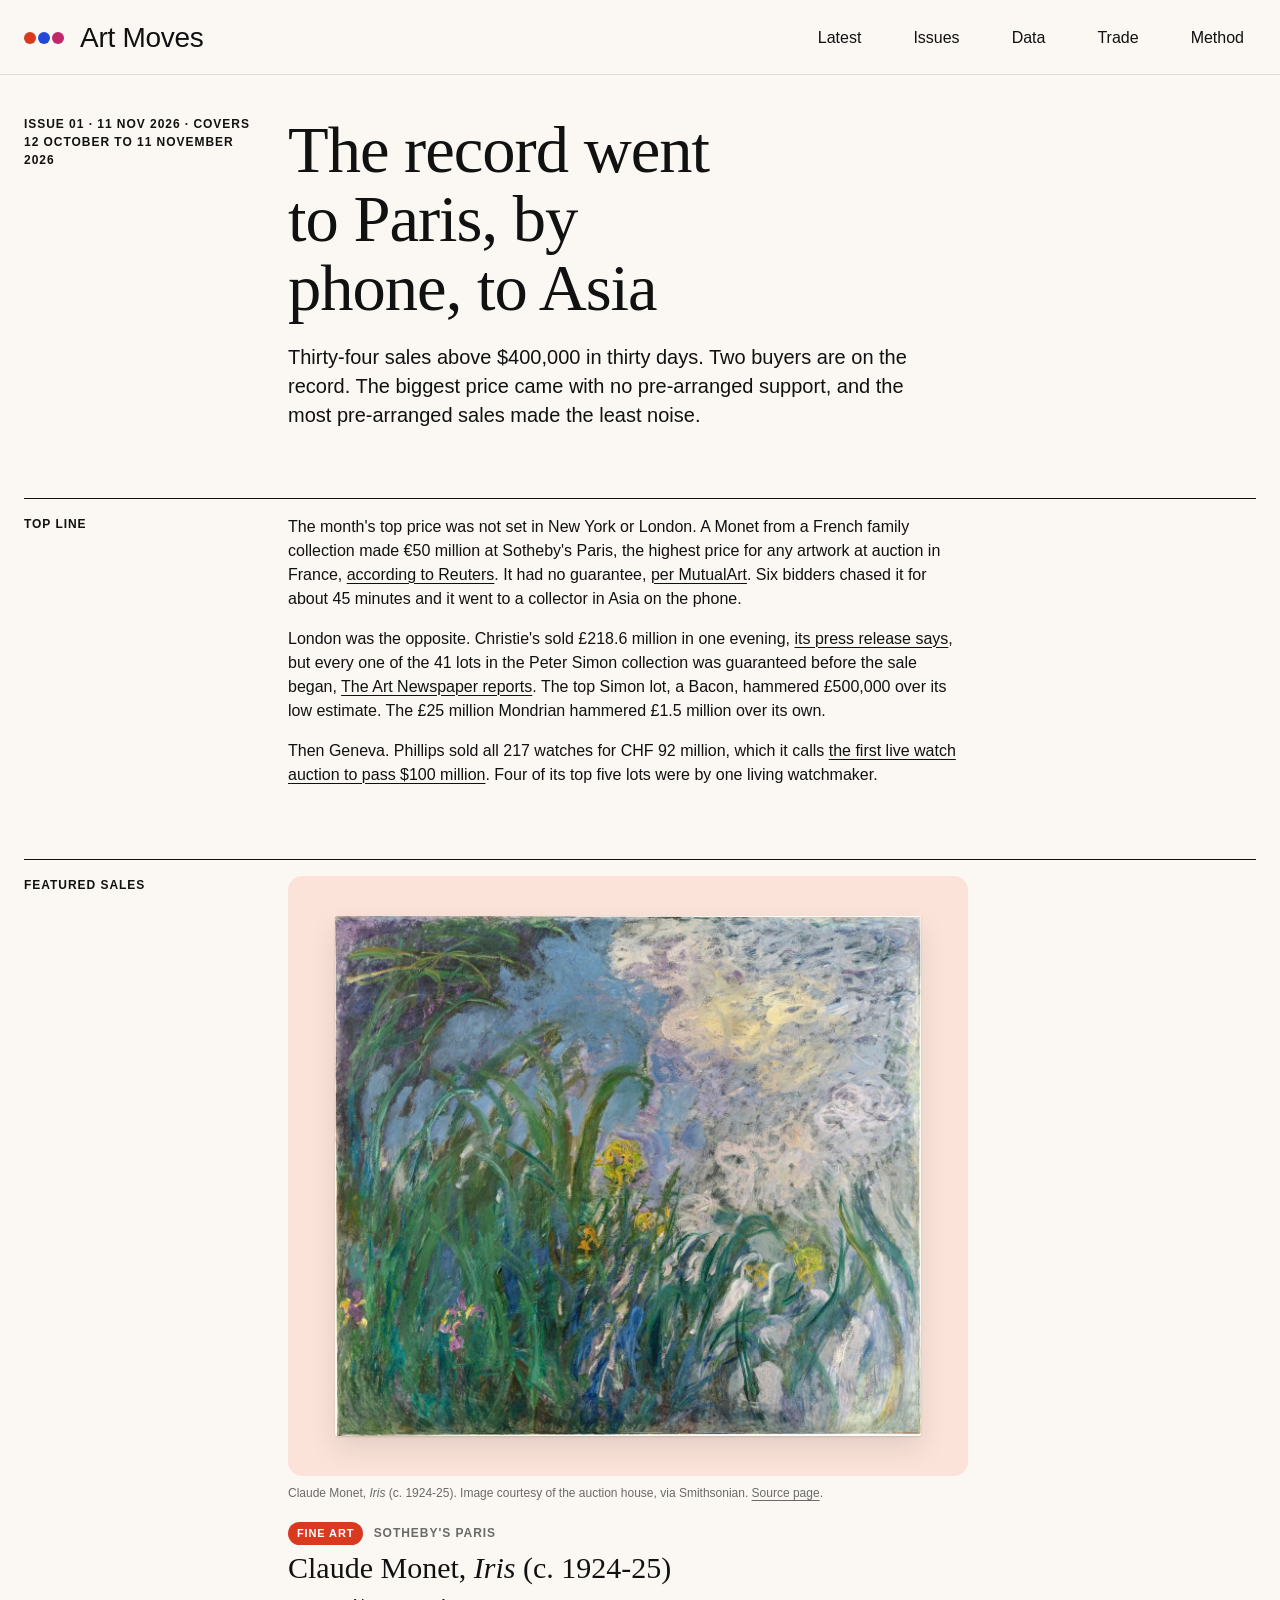
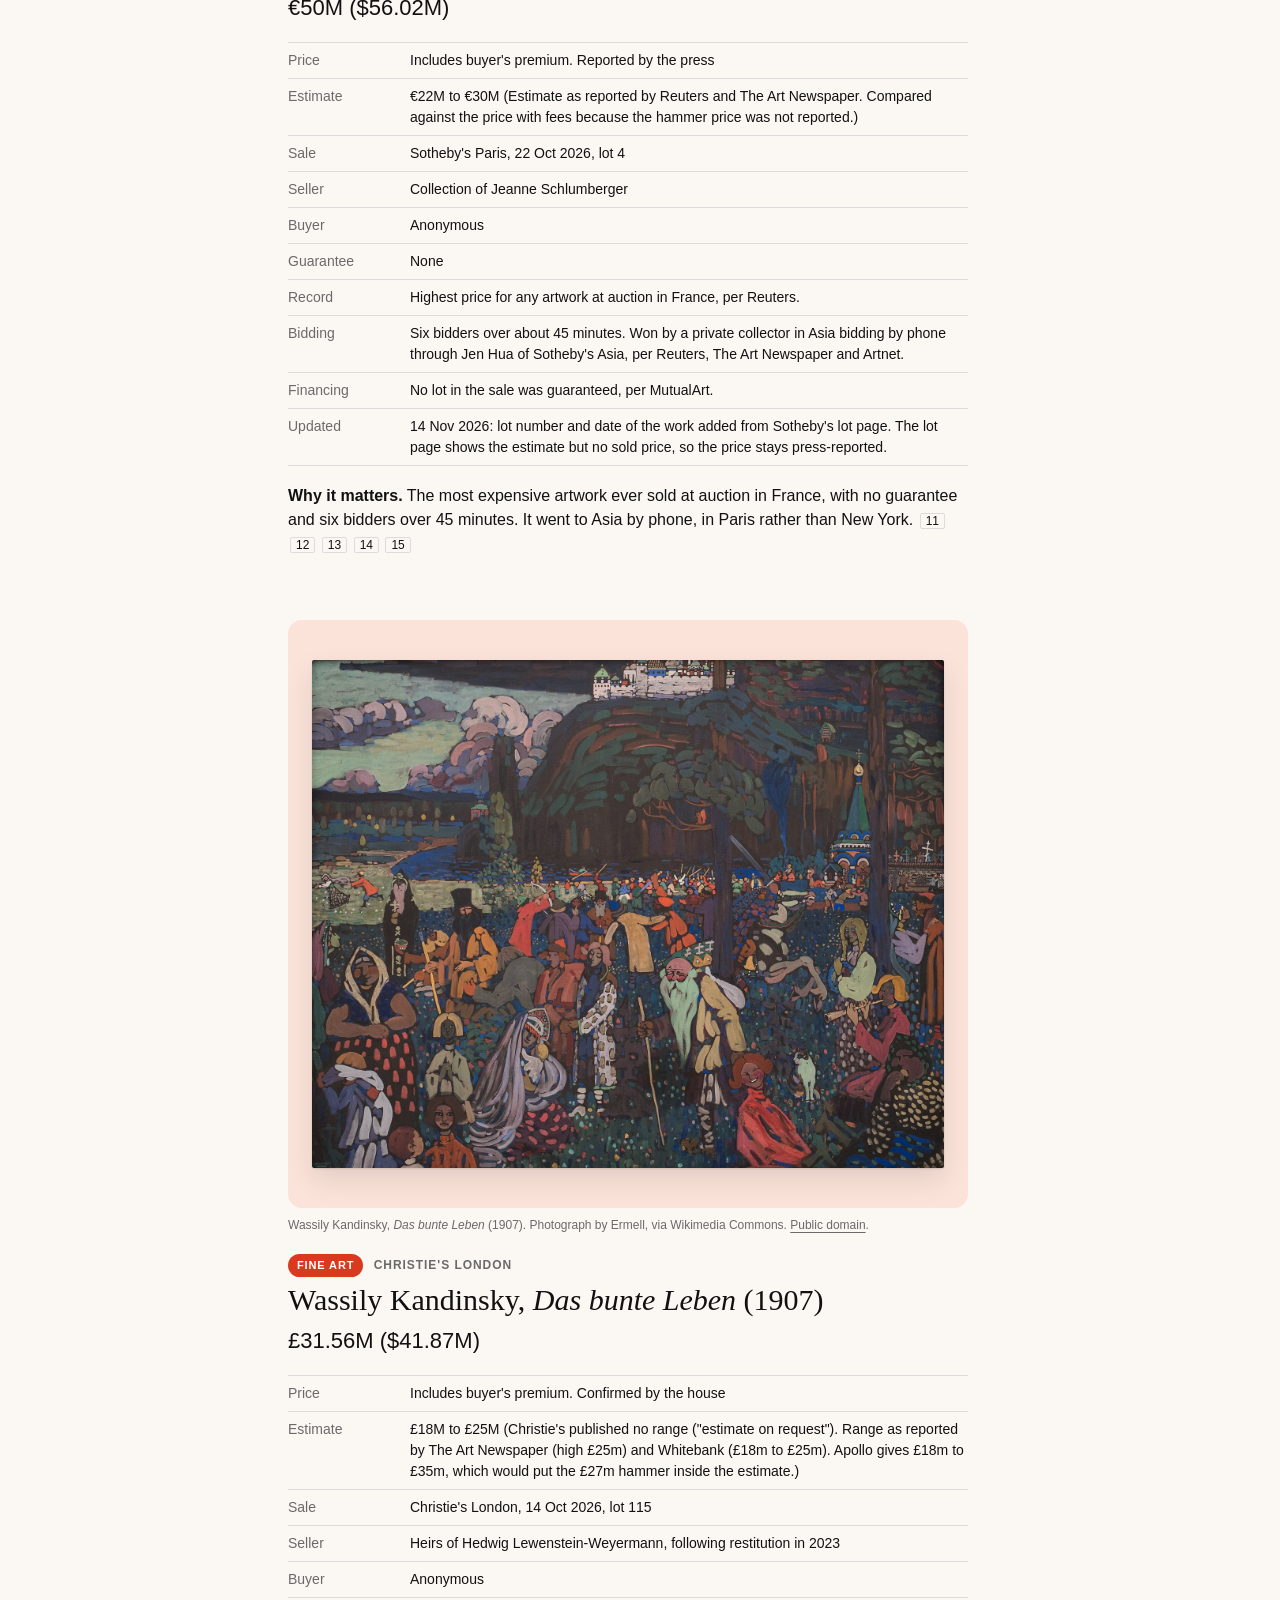
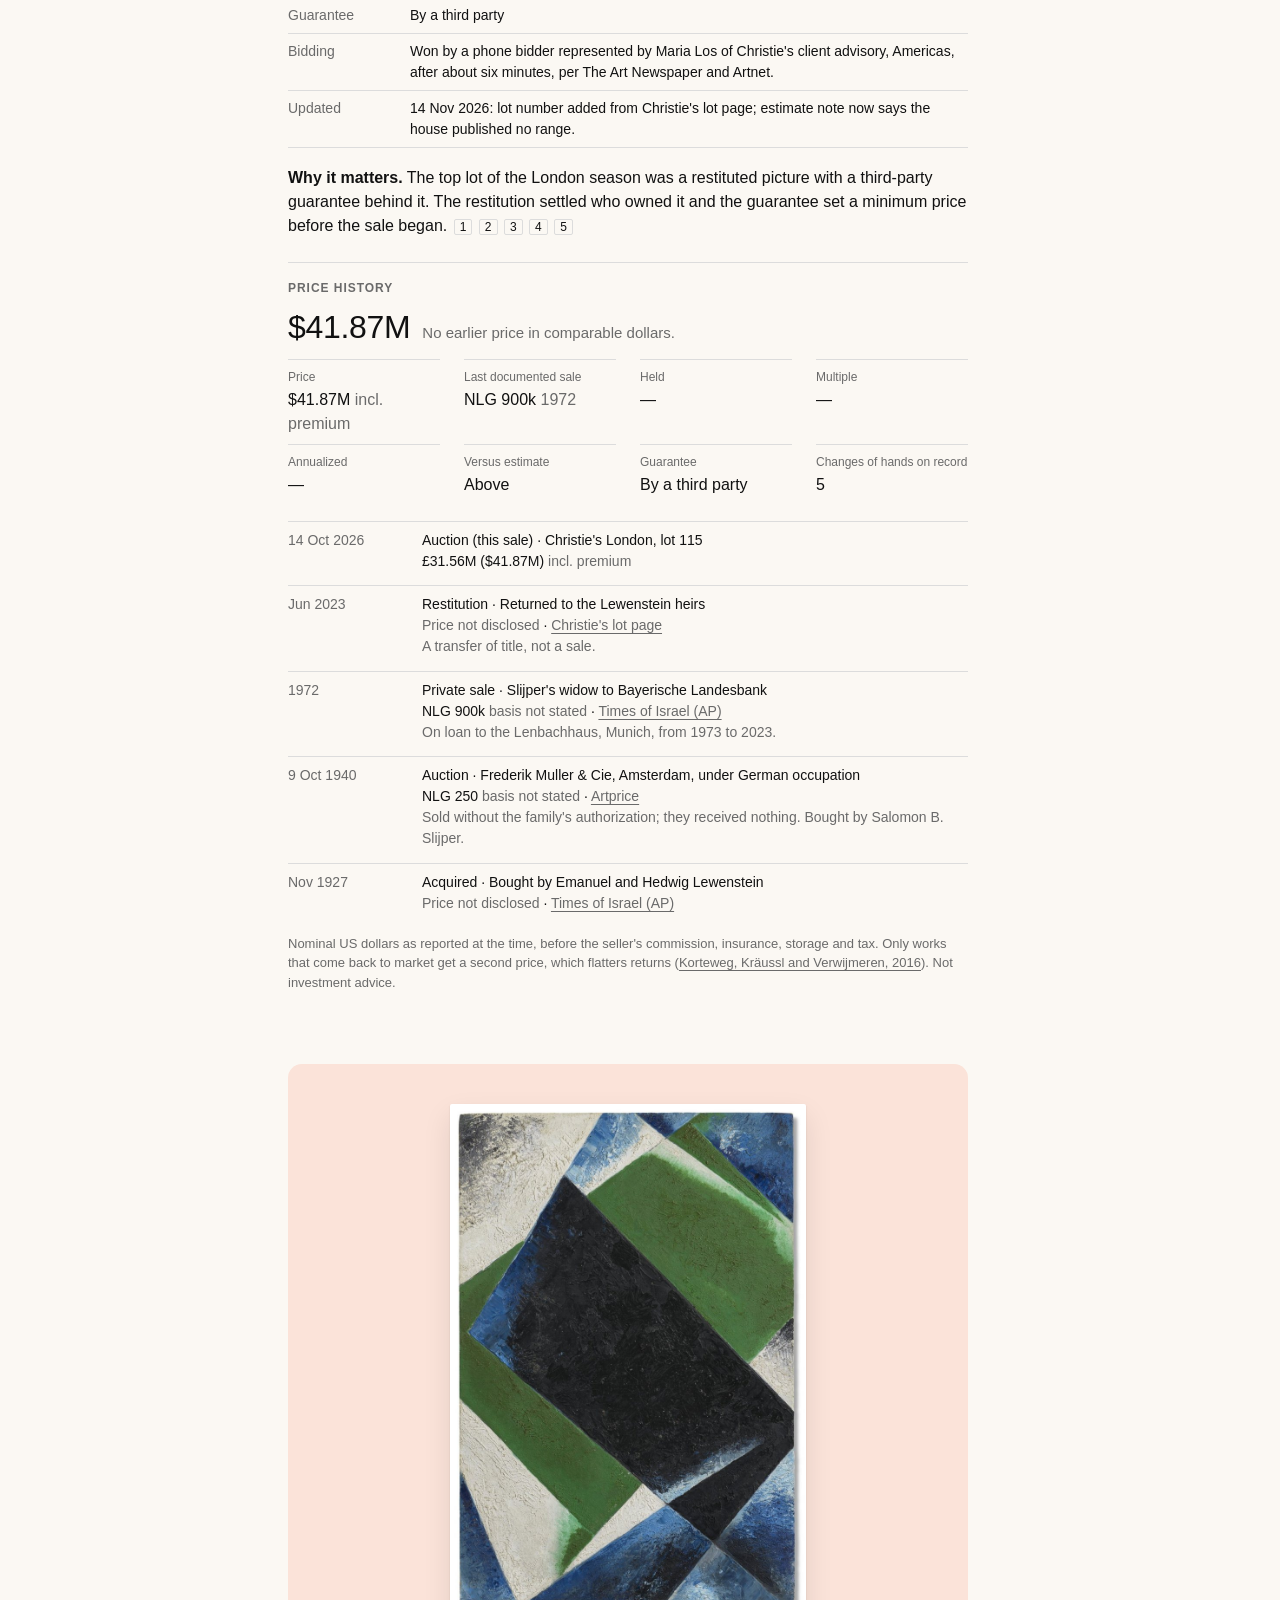
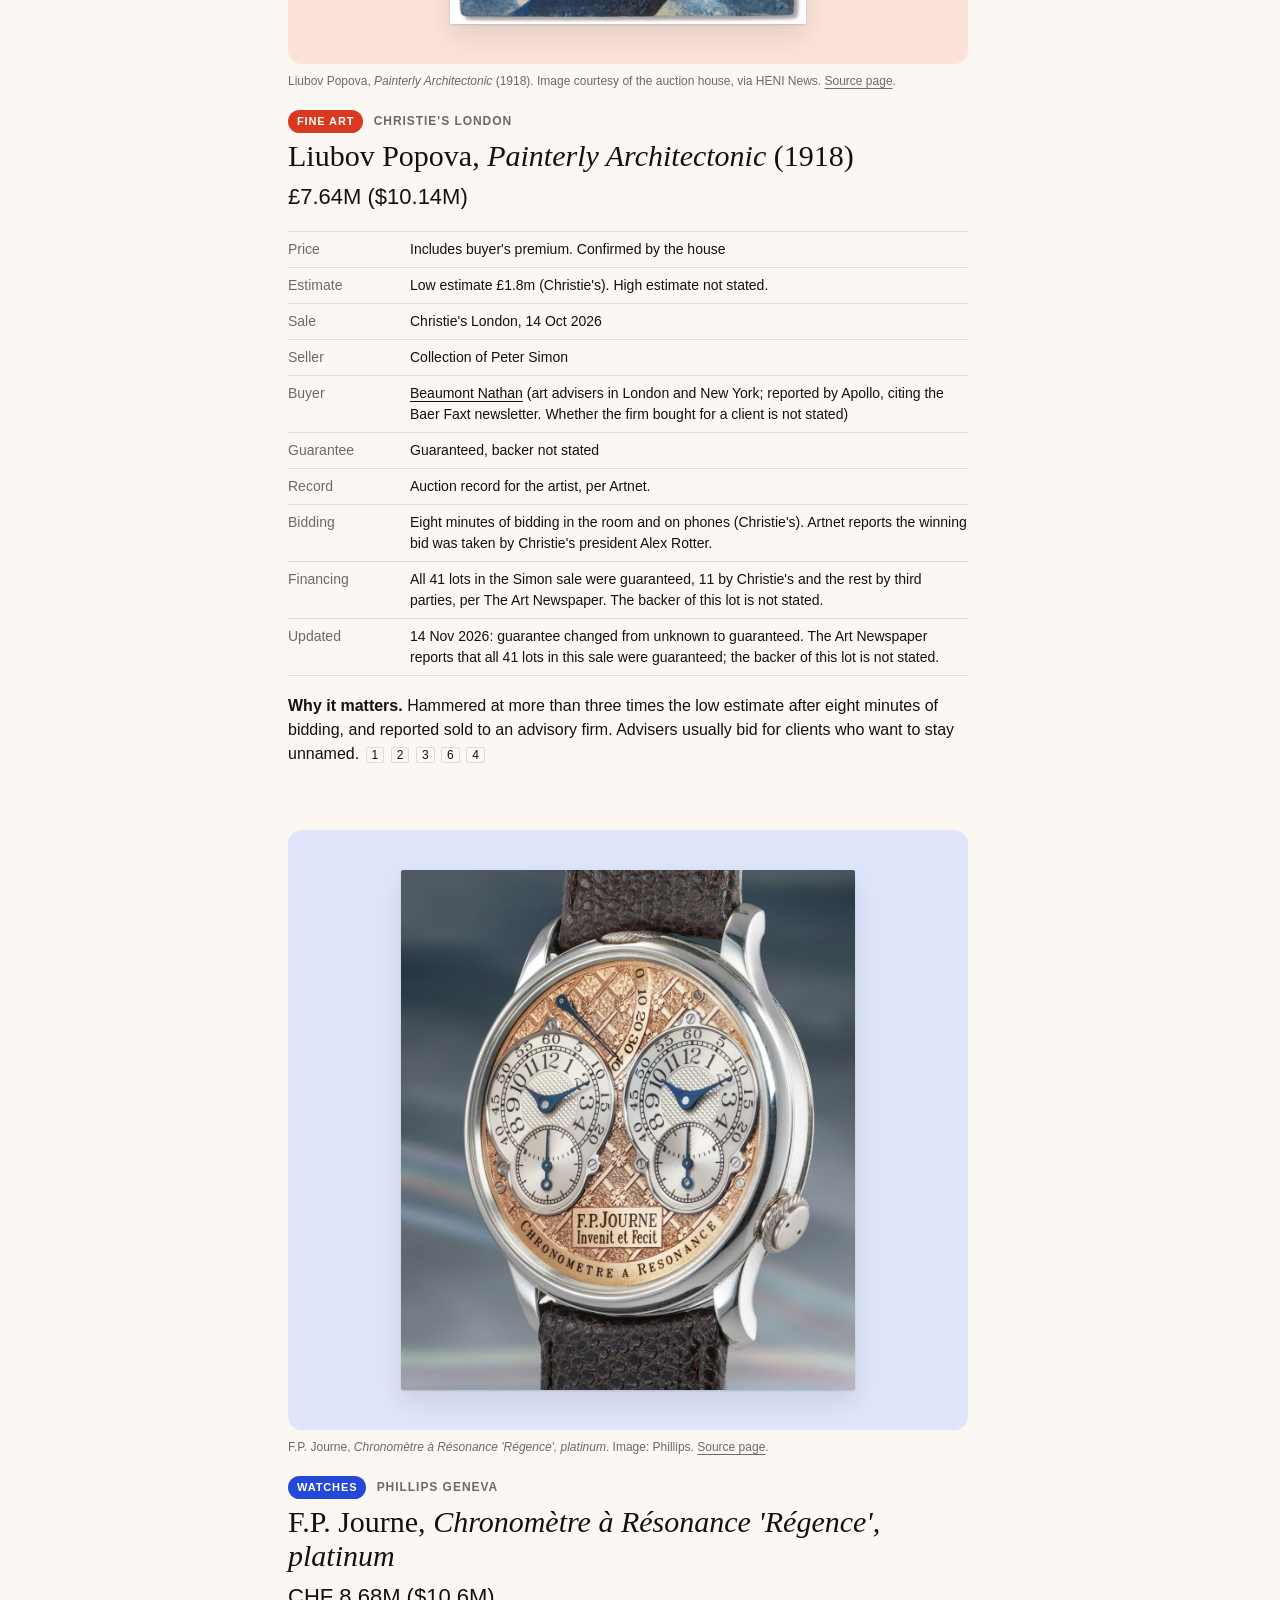
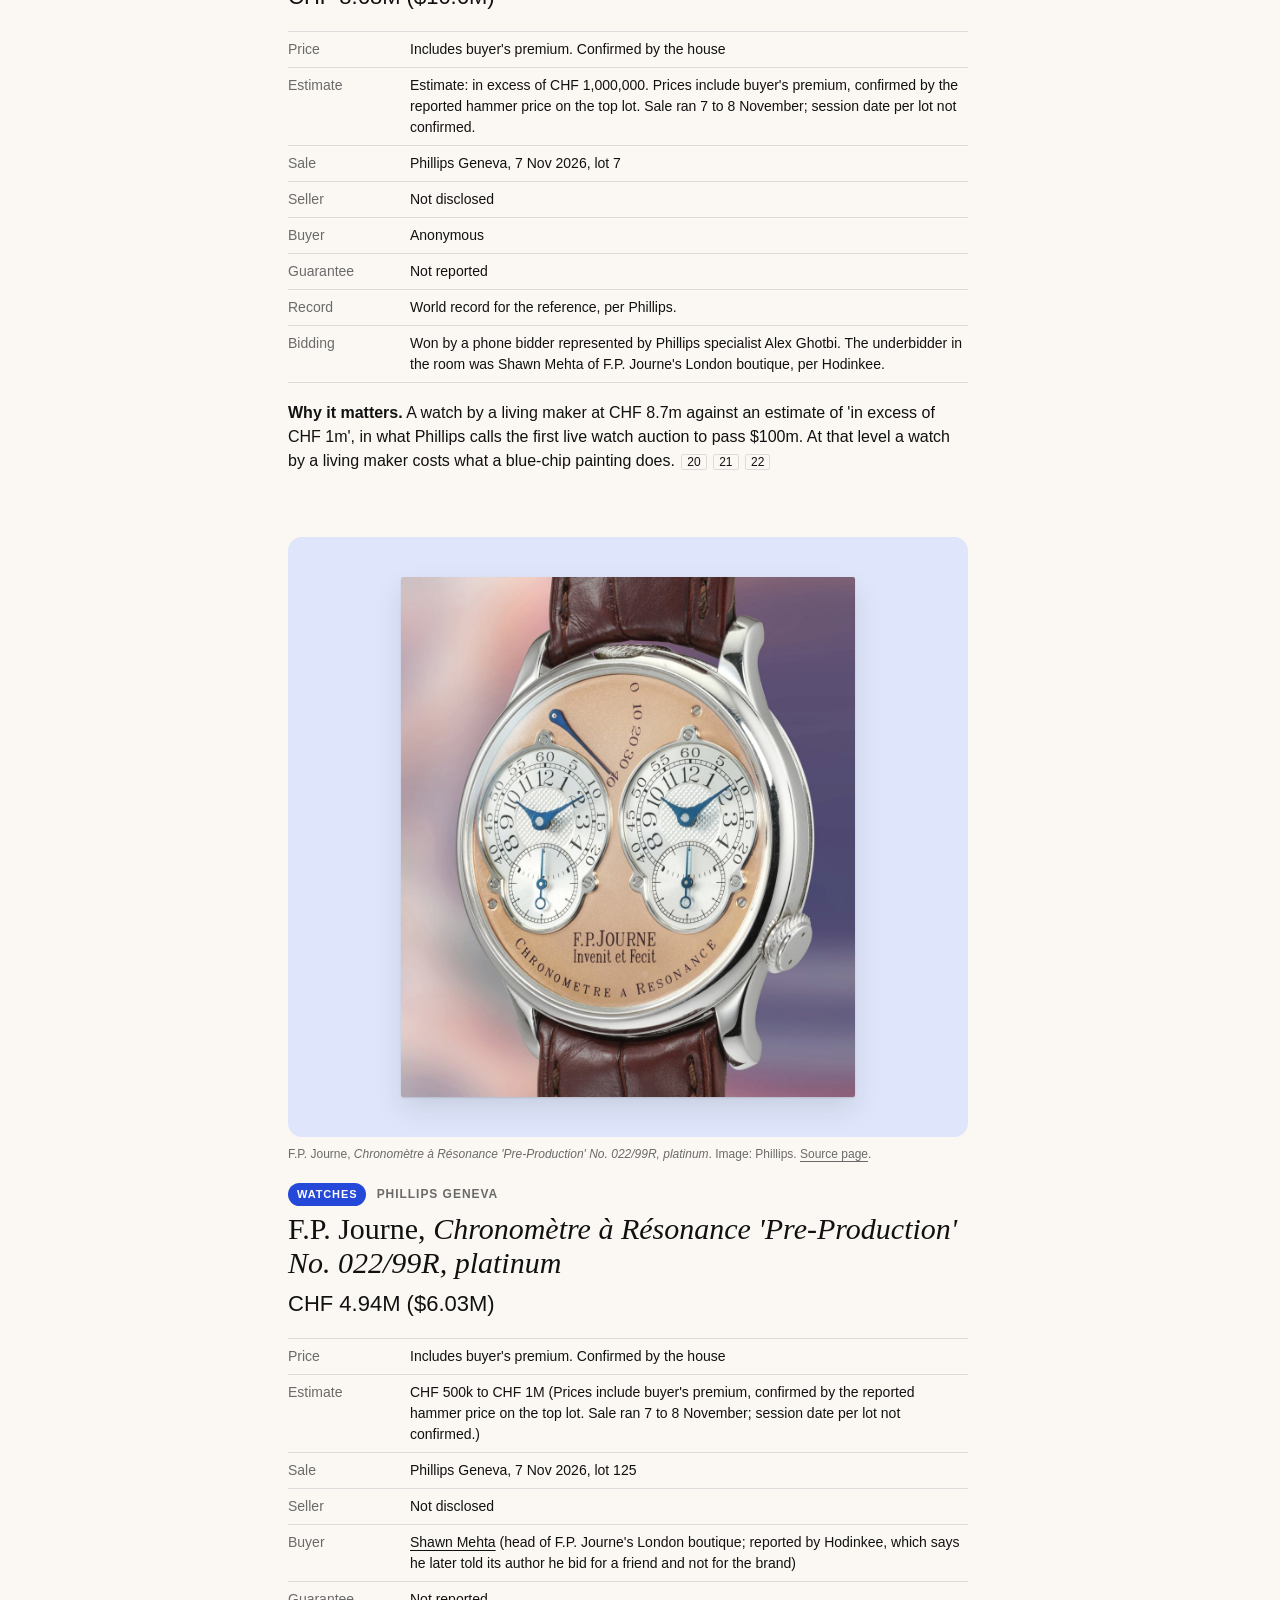
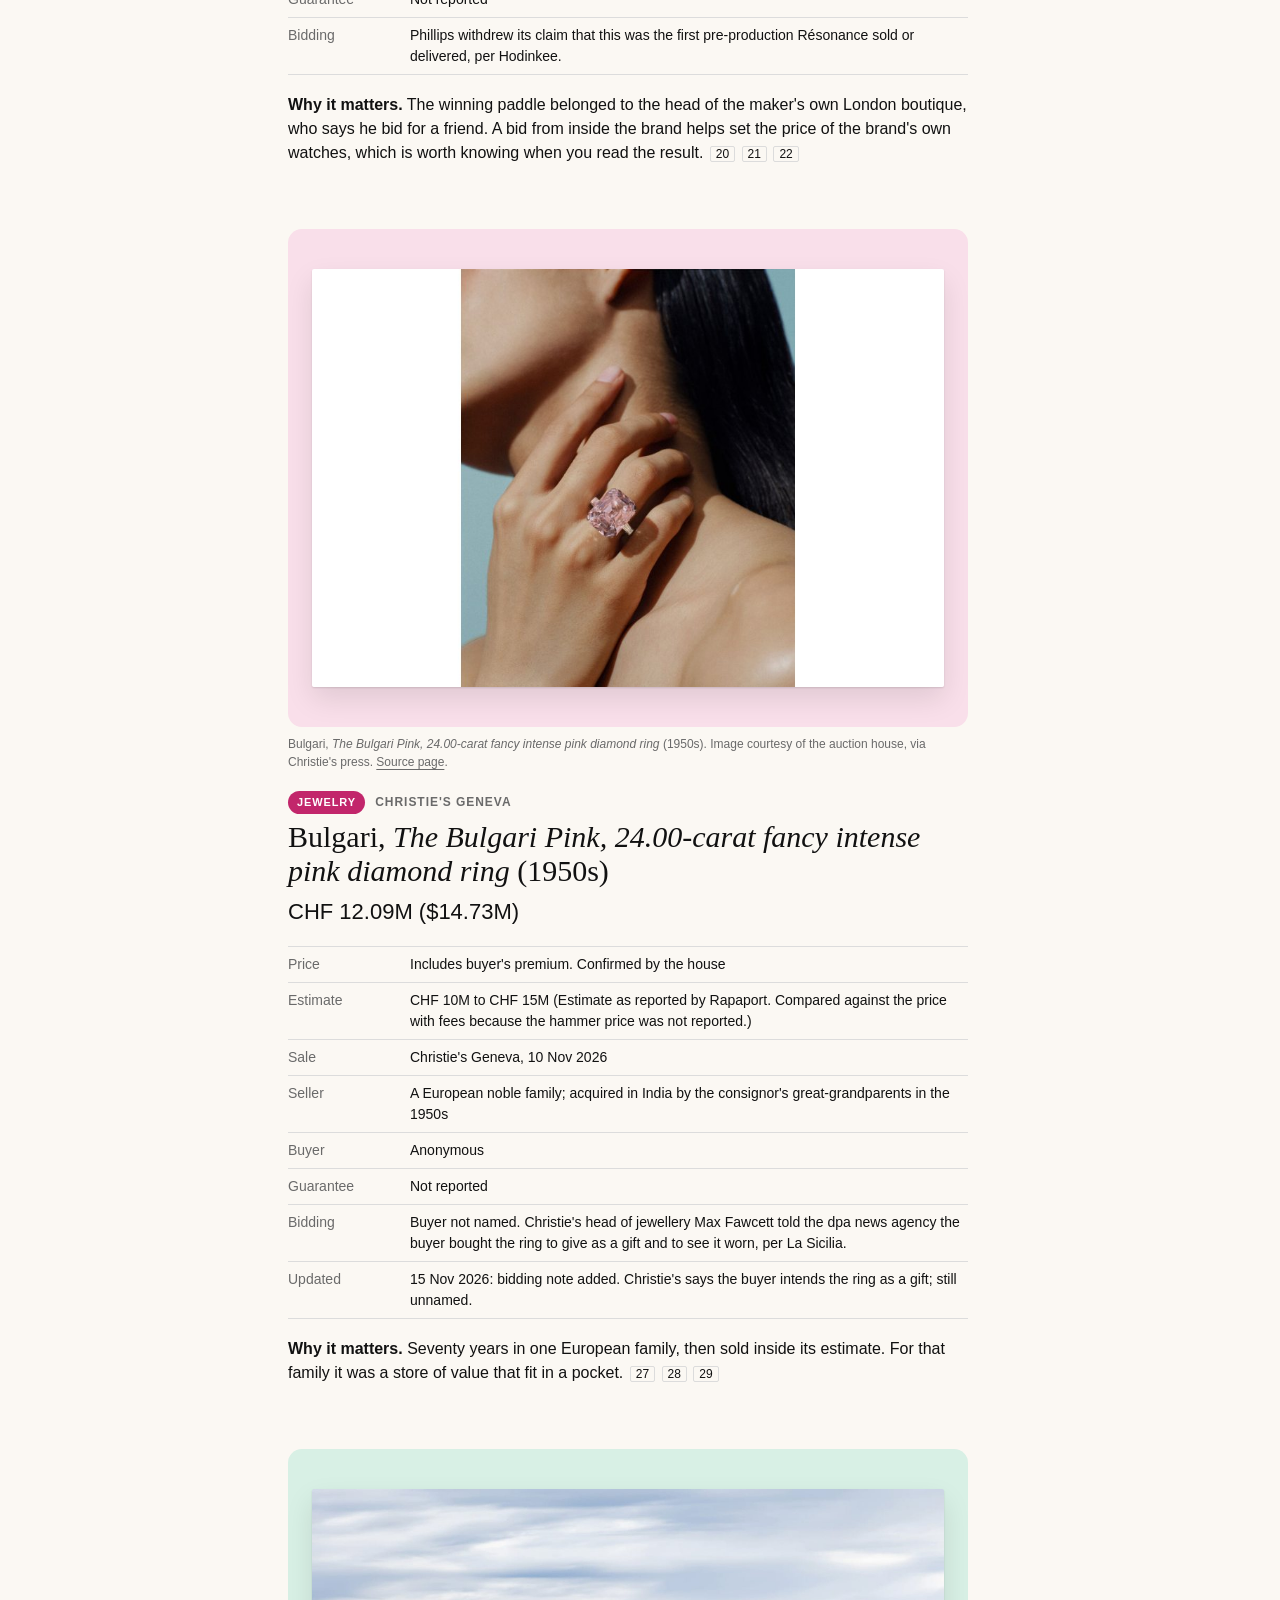
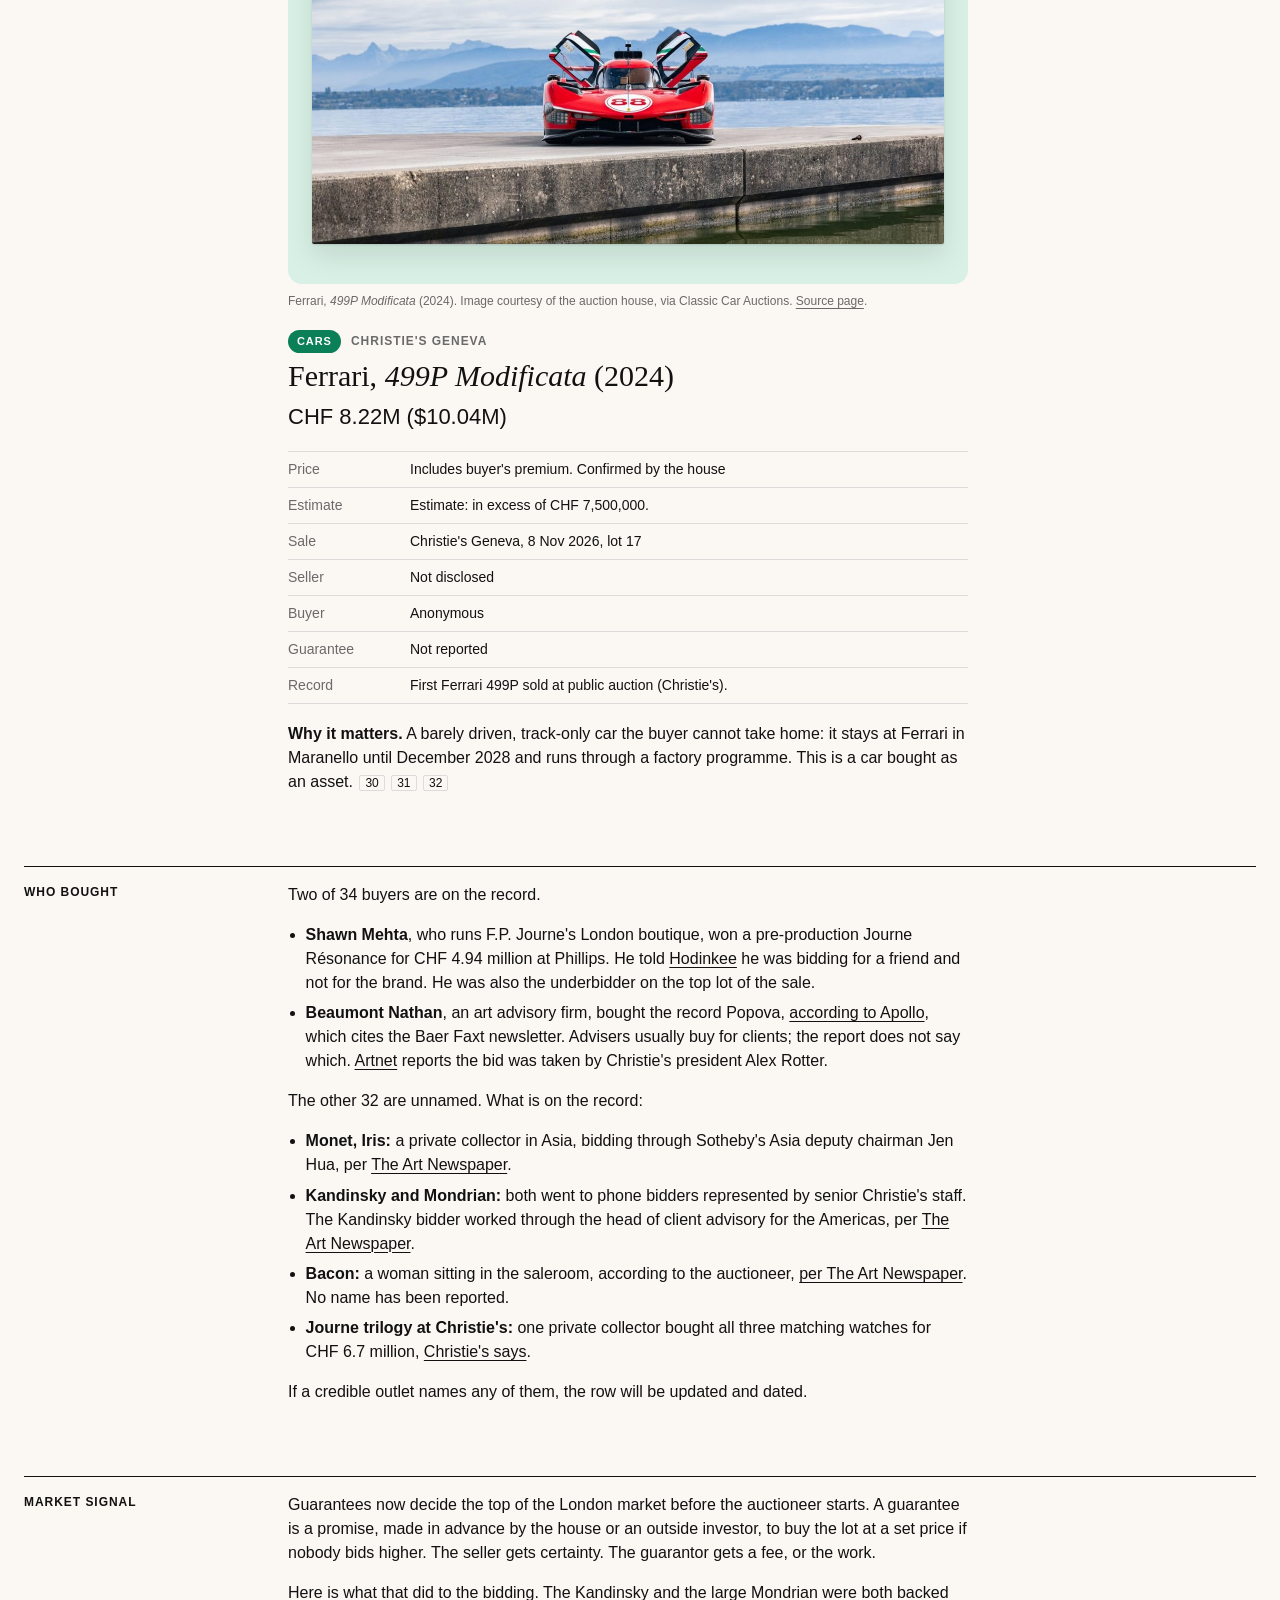
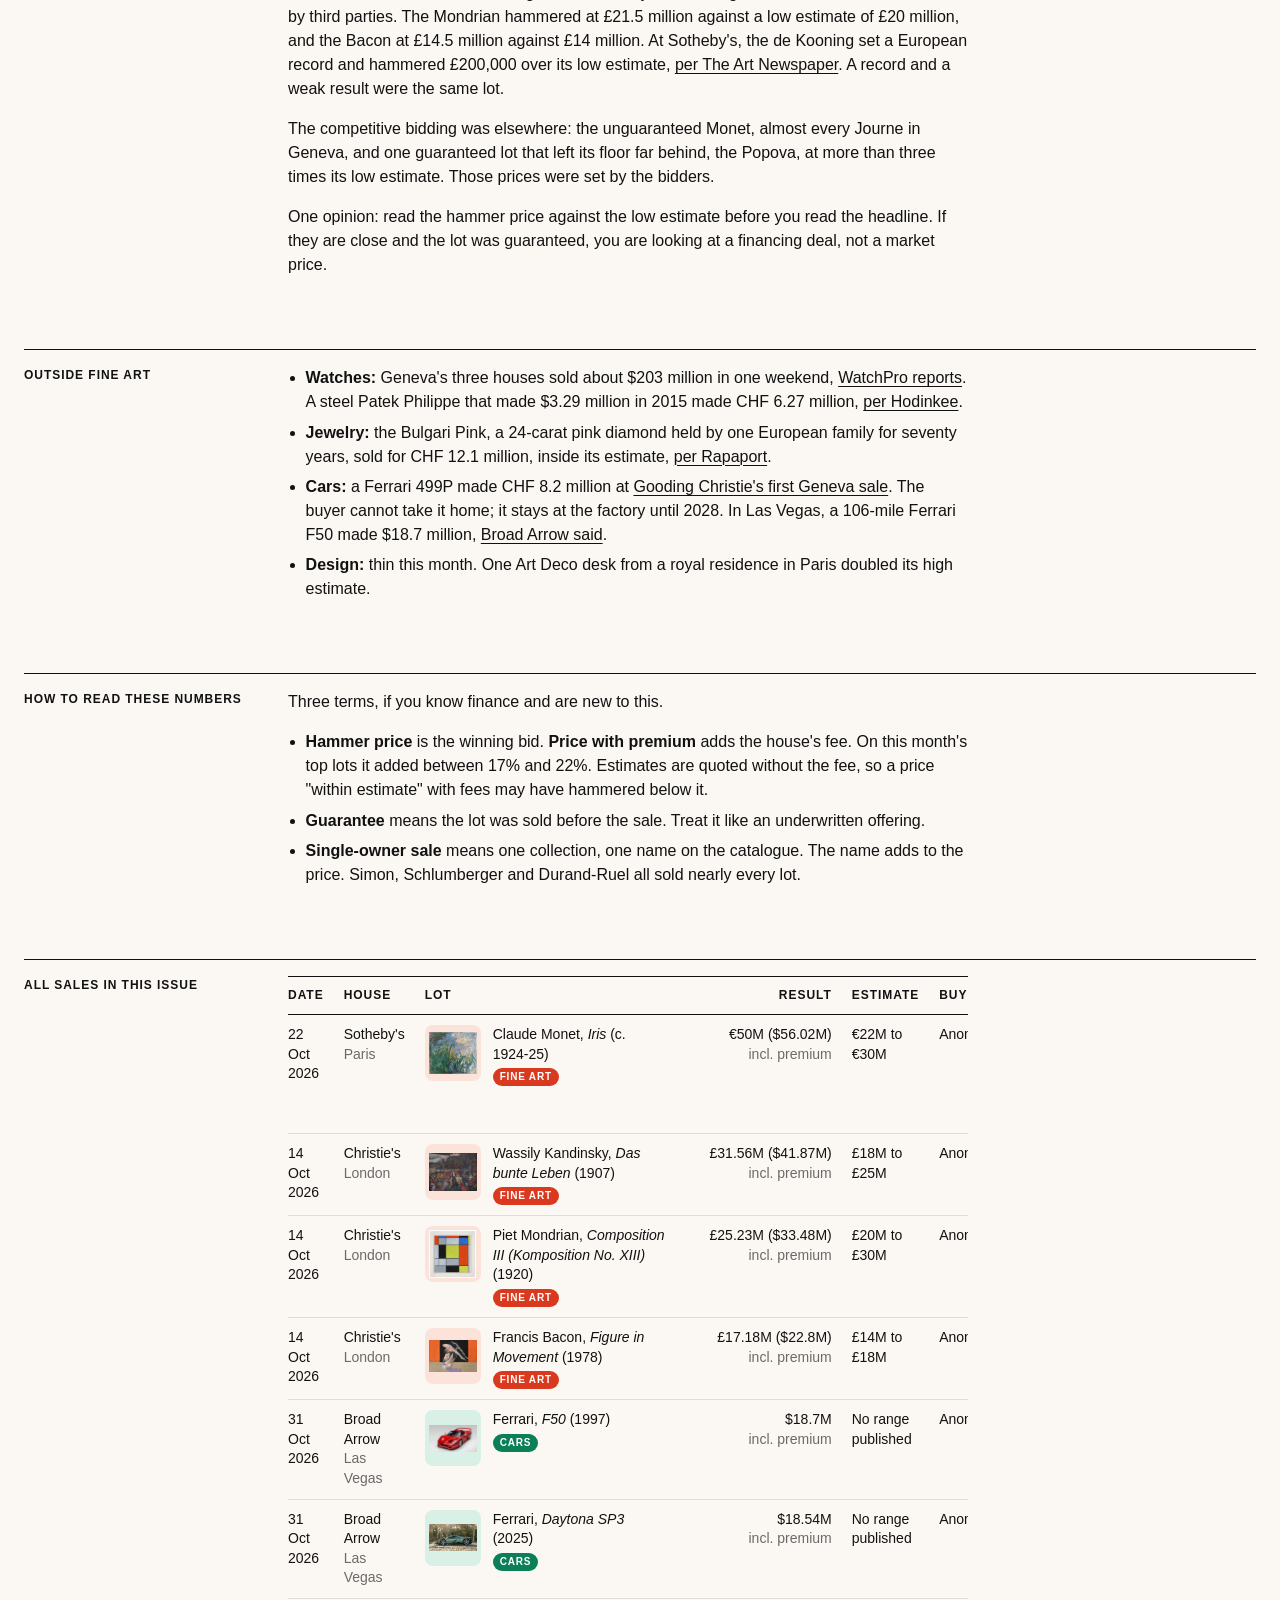
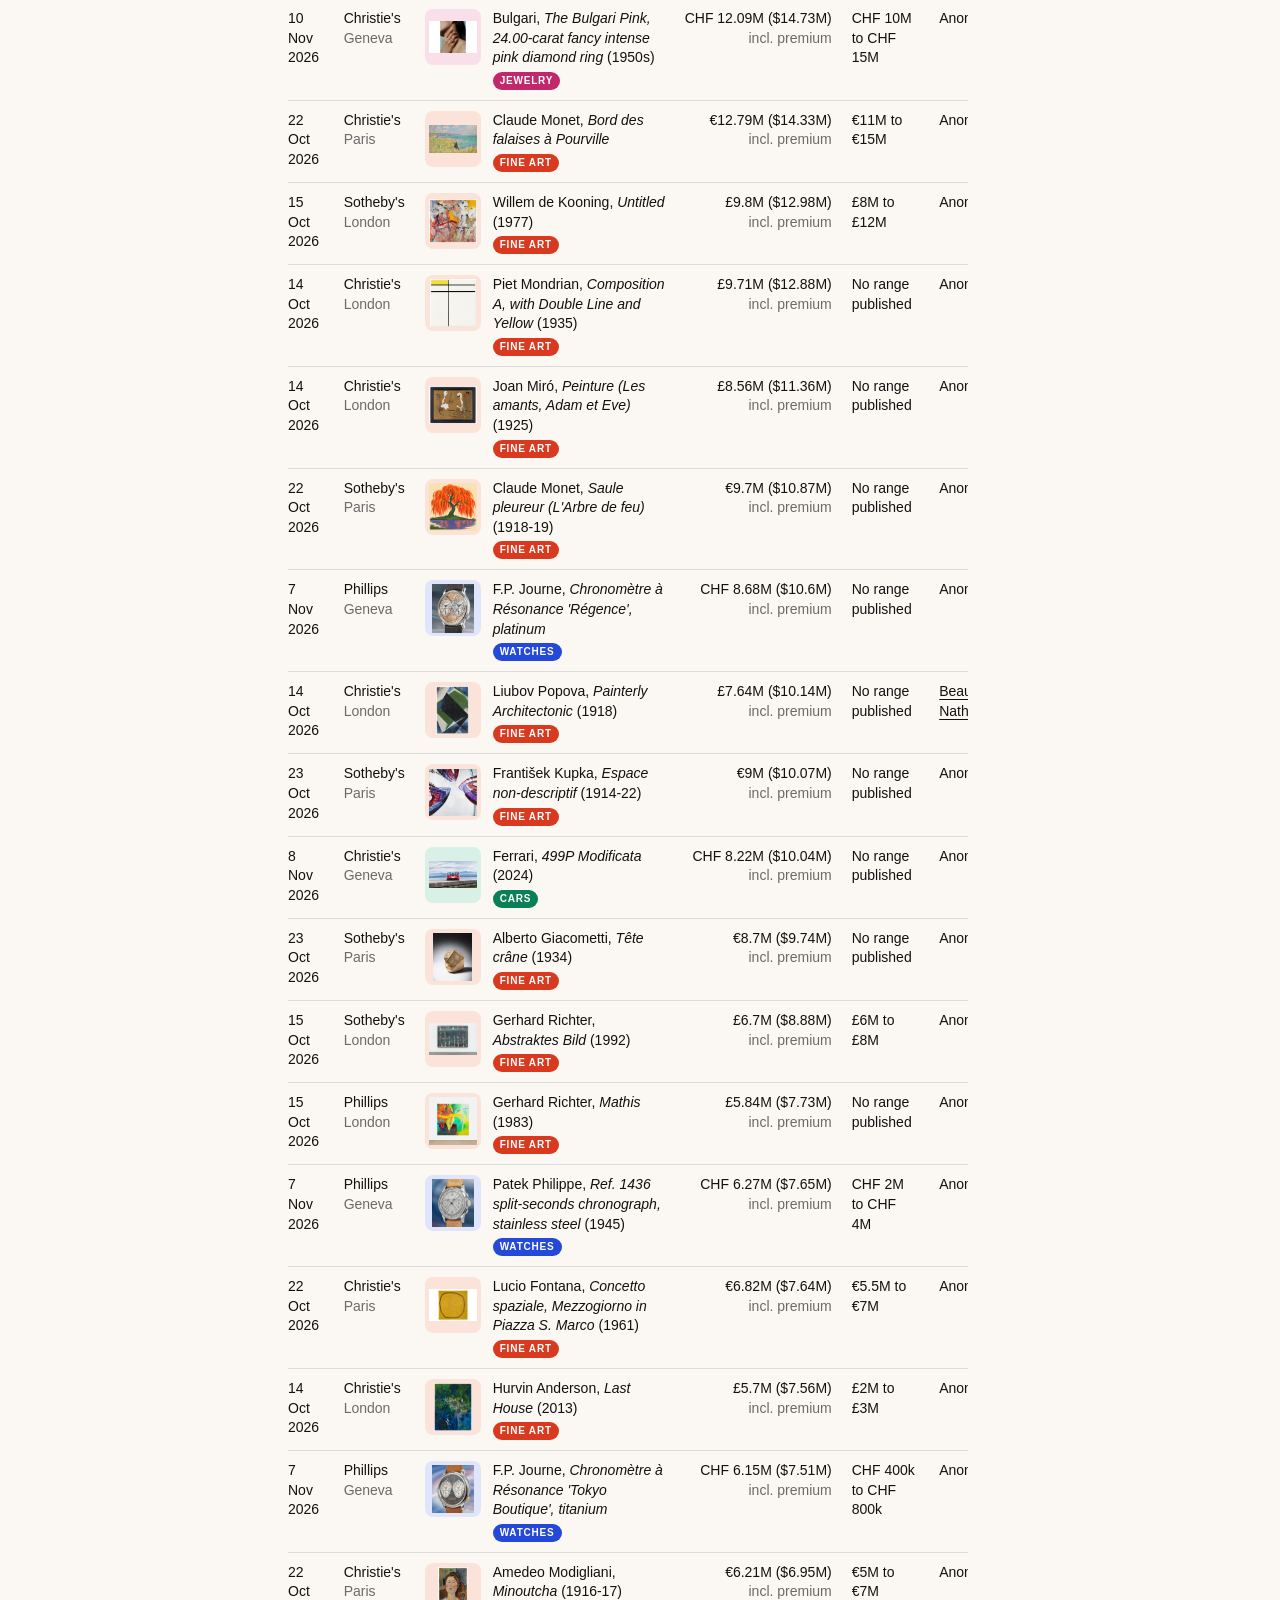
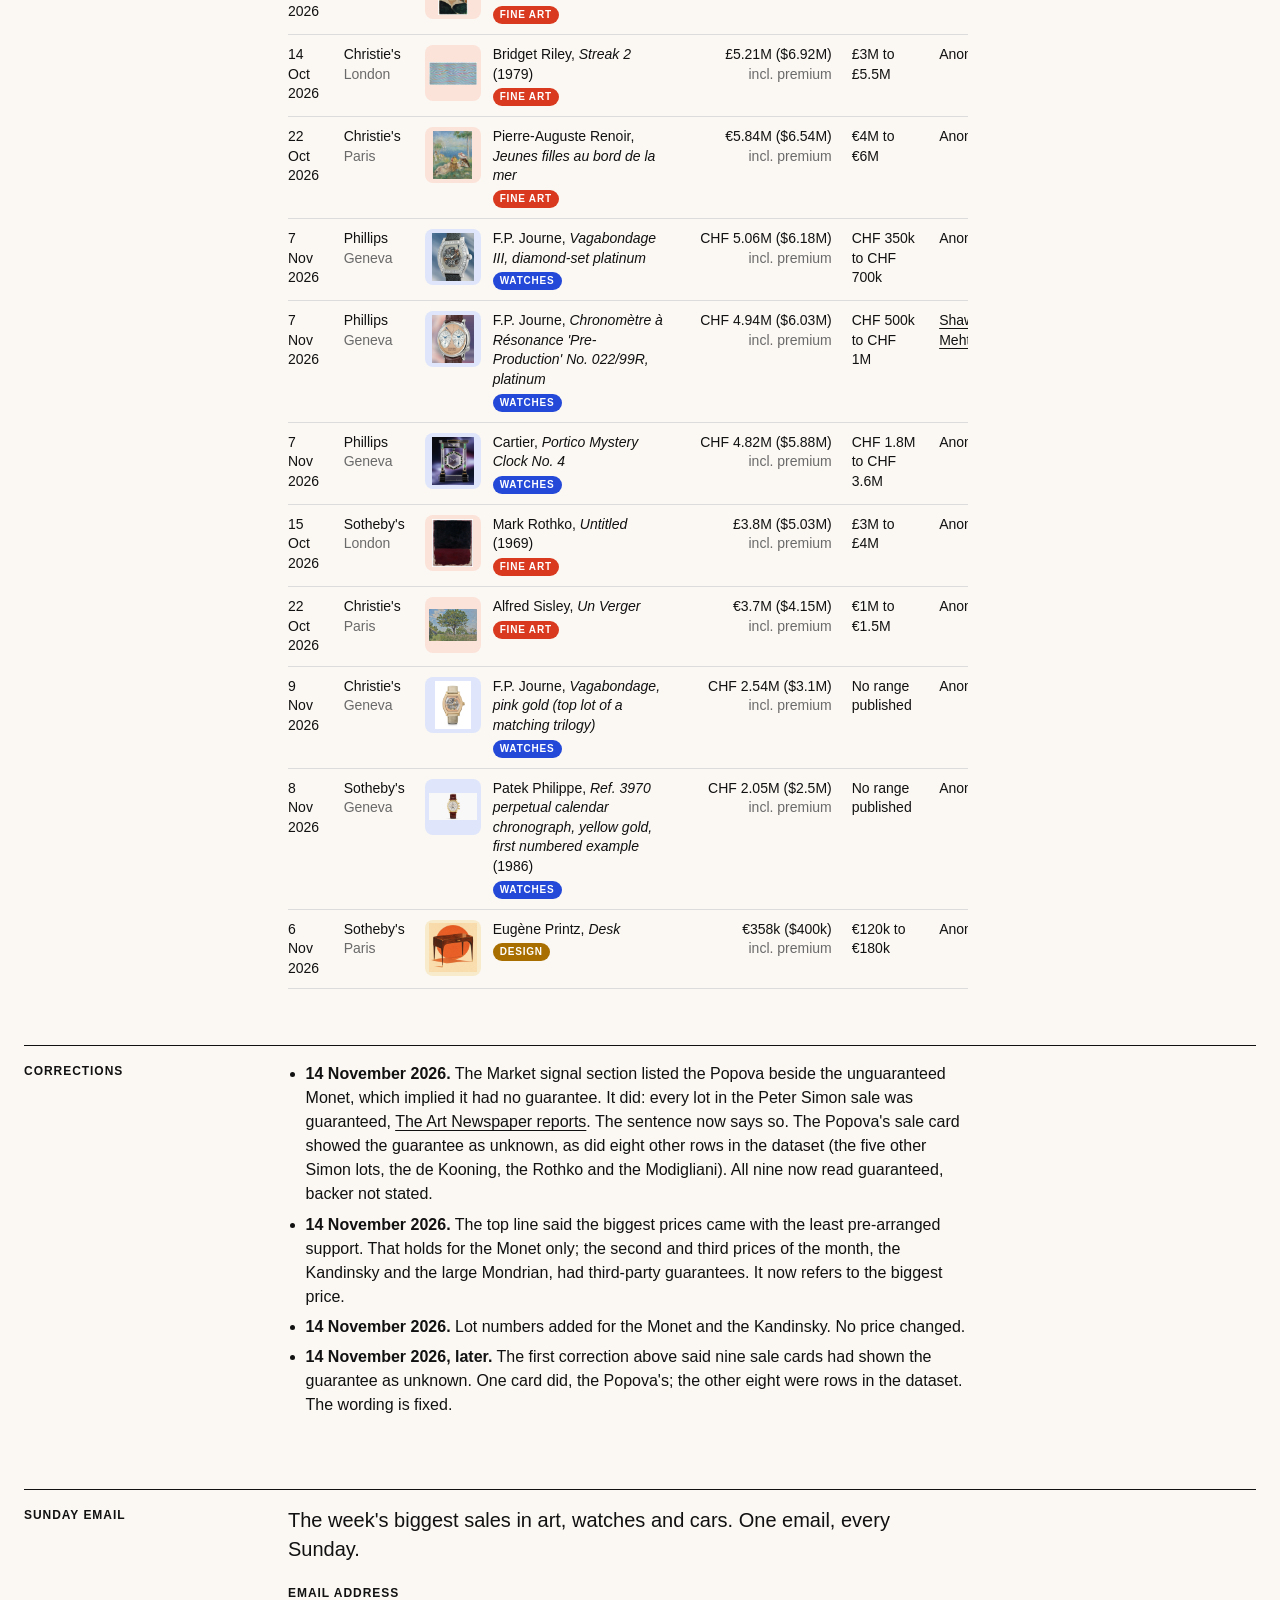
<file: site/001.html>
<!DOCTYPE html><html lang="en"><head><meta charset="utf-8"><meta name="viewport" content="width=device-width, initial-scale=1"><title>The record went to Paris, by phone, to Asia · Art Moves</title><meta name="description" content="Thirty-four sales above $400,000 in thirty days. Two buyers are on the record. The biggest price came with no pre-arranged support, and the most pre-arranged sales made the least noise."><meta property="og:site_name" content="Art Moves"><meta property="og:type" content="article"><meta property="og:title" content="The record went to Paris, by phone, to Asia · Art Moves"><meta property="og:description" content="Thirty-four sales above $400,000 in thirty days. Two buyers are on the record. The biggest price came with no pre-arranged support, and the most pre-arranged sales made the least noise."><meta property="og:url" content="https://art-moves.pages.dev/001"><meta property="og:image" content="https://art-moves.pages.dev/img/monet-iris.jpg"><meta property="og:image:alt" content="The record went to Paris, by phone, to Asia · Art Moves"><meta name="twitter:card" content="summary_large_image"><link rel="canonical" href="https://art-moves.pages.dev/001"><link rel="icon" href="favicon.svg" type="image/svg+xml"><link rel="preconnect" href="https://api.fontshare.com"><link rel="stylesheet" href="https://api.fontshare.com/v2/css?f[]=switzer@400,500,600&display=swap"><link rel="stylesheet" href="https://api.fontshare.com/v2/css?f[]=gambetta@400,401&display=swap"><link rel="stylesheet" href="site.css"></head><body><a class="skip" href="#main">Skip to content</a><header class="top"><a class="wordmark" href="index.html">Art Moves</a><nav aria-label="Main"><a href="index.html">Latest</a><a href="archive.html">Issues</a><a href="data.html">Data</a><a href="trade.html">Trade</a><a href="about.html">Method</a></nav></header><main id="main">
<header class="issue-head"><p class="label">Issue 01 · 11 Nov 2026 · Covers 12 October to 11 November 2026</p><h1 class="display">The record went to Paris, by phone, to Asia</h1><p class="standfirst">Thirty-four sales above $400,000 in thirty days. Two buyers are on the record. The biggest price came with no pre-arranged support, and the most pre-arranged sales made the least noise.</p></header>
<section class="sec" id="top-line"><h2 class="label">Top line</h2><div class="sec-body">
<p>The month's top price was not set in New York or London. A Monet from a French family collection made €50 million at Sotheby's Paris, the highest price for any artwork at auction in France, <a href="https://www.reuters.com/lifestyle/claude-monets-iris-becomes-most-expensive-artwork-sold-auction-france-sothebys-2026-10-23/">according to Reuters</a>. It had no guarantee, <a href="https://www.mutualart.com/Article/Schlumberger-Collection-Monet-Nets--50-M/1F33CD3C04A4A806">per MutualArt</a>. Six bidders chased it for about 45 minutes and it went to a collector in Asia on the phone.</p>
<p>London was the opposite. Christie's sold £218.6 million in one evening, <a href="https://press.christies.com/christies-london-2021-evening-sales-totals-ps219-million/">its press release says</a>, but every one of the 41 lots in the Peter Simon collection was guaranteed before the sale began, <a href="https://www.theartnewspaper.com/2026/10/15/christies-achieves-%C2%A3219m-in-steady-solid-london-sales">The Art Newspaper reports</a>. The top Simon lot, a Bacon, hammered £500,000 over its low estimate. The £25 million Mondrian hammered £1.5 million over its own.</p>
<p>Then Geneva. Phillips sold all 217 watches for CHF 92 million, which it calls <a href="https://www.phillips.com/press/release/phillips-makes-auction-history-with-the-first-ever-live-watch-auction-to-surpass-us-100-million">the first live watch auction to pass $100 million</a>. Four of its top five lots were by one living watchmaker.</p>
</div></section>
<section class="sec" id="featured-sales"><h2 class="label">Featured sales</h2><div class="sec-body">
<article class="sale cat-fine_art" id="2026-10-22-sothebys-monet-iris"><figure class="plate cat-fine_art"><div class="wall"><img src="img/monet-iris.jpg" alt="Claude Monet, Iris" loading="lazy"></div><figcaption>Claude Monet, <i>Iris</i> (c. 1924-25). Image courtesy of the auction house, via Smithsonian. <a href="https://www.smithsonianmag.com/smart-news/this-massive-mega-rare-monet-painting-is-now-the-most-expensive-artwork-ever-sold-at-auction-in-france-180989749/">Source page</a>.</figcaption></figure><p class="kicker"><span class="chip cat-fine_art">Fine art</span> Sotheby&#x27;s Paris</p><h3 class="sale-title">Claude Monet, <i>Iris</i> (c. 1924-25)</h3><p class="figure-price">€50M ($56.02M)</p><dl class="facts"><div><dt>Price</dt><dd>Includes buyer&#x27;s premium. Reported by the press</dd></div><div><dt>Estimate</dt><dd>€22M to €30M (Estimate as reported by Reuters and The Art Newspaper. Compared against the price with fees because the hammer price was not reported.)</dd></div><div><dt>Sale</dt><dd>Sotheby&#x27;s Paris, 22 Oct 2026, lot 4</dd></div><div><dt>Seller</dt><dd>Collection of Jeanne Schlumberger</dd></div><div><dt>Buyer</dt><dd>Anonymous</dd></div><div><dt>Guarantee</dt><dd>None</dd></div><div><dt>Record</dt><dd>Highest price for any artwork at auction in France, per Reuters.</dd></div><div><dt>Bidding</dt><dd>Six bidders over about 45 minutes. Won by a private collector in Asia bidding by phone through Jen Hua of Sotheby&#x27;s Asia, per Reuters, The Art Newspaper and Artnet.</dd></div><div><dt>Financing</dt><dd>No lot in the sale was guaranteed, per MutualArt.</dd></div><div><dt>Updated</dt><dd>14 Nov 2026: lot number and date of the work added from Sotheby&#x27;s lot page. The lot page shows the estimate but no sold price, so the price stays press-reported.</dd></div></dl><p class="why"><strong>Why it matters.</strong> The most expensive artwork ever sold at auction in France, with no guarantee and six bidders over 45 minutes. It went to Asia by phone, in Paris rather than New York. <a class="cite" href="#s11">11</a> <a class="cite" href="#s12">12</a> <a class="cite" href="#s13">13</a> <a class="cite" href="#s14">14</a> <a class="cite" href="#s15">15</a></p></article>
<article class="sale cat-fine_art" id="2026-10-14-christies-kandinsky-das-bunte-leben"><figure class="plate cat-fine_art"><div class="wall"><img src="img/kandinsky-das-bunte-leben.jpg" alt="Wassily Kandinsky, Das bunte Leben" loading="lazy"></div><figcaption>Wassily Kandinsky, <i>Das bunte Leben</i> (1907). Photograph by Ermell, via Wikimedia Commons. <a href="https://commons.wikimedia.org/wiki/File:Kandinsky_Das_bunte_Leben_PA291001.jpg">Public domain</a>.</figcaption></figure><p class="kicker"><span class="chip cat-fine_art">Fine art</span> Christie&#x27;s London</p><h3 class="sale-title">Wassily Kandinsky, <i>Das bunte Leben</i> (1907)</h3><p class="figure-price">£31.56M ($41.87M)</p><dl class="facts"><div><dt>Price</dt><dd>Includes buyer&#x27;s premium. Confirmed by the house</dd></div><div><dt>Estimate</dt><dd>£18M to £25M (Christie&#x27;s published no range (&quot;estimate on request&quot;). Range as reported by The Art Newspaper (high £25m) and Whitebank (£18m to £25m). Apollo gives £18m to £35m, which would put the £27m hammer inside the estimate.)</dd></div><div><dt>Sale</dt><dd>Christie&#x27;s London, 14 Oct 2026, lot 115</dd></div><div><dt>Seller</dt><dd>Heirs of Hedwig Lewenstein-Weyermann, following restitution in 2023</dd></div><div><dt>Buyer</dt><dd>Anonymous</dd></div><div><dt>Guarantee</dt><dd>By a third party</dd></div><div><dt>Bidding</dt><dd>Won by a phone bidder represented by Maria Los of Christie&#x27;s client advisory, Americas, after about six minutes, per The Art Newspaper and Artnet.</dd></div><div><dt>Updated</dt><dd>14 Nov 2026: lot number added from Christie&#x27;s lot page; estimate note now says the house published no range.</dd></div></dl><p class="why"><strong>Why it matters.</strong> The top lot of the London season was a restituted picture with a third-party guarantee behind it. The restitution settled who owned it and the guarantee set a minimum price before the sale began. <a class="cite" href="#s1">1</a> <a class="cite" href="#s2">2</a> <a class="cite" href="#s3">3</a> <a class="cite" href="#s4">4</a> <a class="cite" href="#s5">5</a></p><section class="ticker" aria-label="Price history"><p class="label">Price history</p><p class="quote"><span class="q-price" data-default="$41.87M">$41.87M</span> <span class="q-note" data-default="&lt;span class=&quot;dim&quot;&gt;No earlier price in comparable dollars.&lt;/span&gt;"><span class="dim">No earlier price in comparable dollars.</span></span></p><dl class="stats"><div><dt>Price</dt><dd>$41.87M <span class="dim">incl. premium</span></dd></div><div><dt>Last documented sale</dt><dd>NLG 900k <span class="dim">1972</span></dd></div><div><dt>Held</dt><dd>—</dd></div><div><dt>Multiple</dt><dd>—</dd></div><div><dt>Annualized</dt><dd>—</dd></div><div><dt>Versus estimate</dt><dd>Above</dd></div><div><dt>Guarantee</dt><dd>By a third party</dd></div><div><dt>Changes of hands on record</dt><dd>5</dd></div></dl><ol class="timeline"><li><span class="tl-when">14 Oct 2026</span><span class="tl-what">Auction (this sale) · Christie&#x27;s London, lot 115<br>£31.56M ($41.87M) <span class="dim">incl. premium</span></span></li><li><span class="tl-when">Jun 2023</span><span class="tl-what">Restitution · Returned to the Lewenstein heirs<br><span class="dim">Price not disclosed</span> · <a class="dim" href="https://www.christies.com/en/lot/lot-6609206" target="_blank" rel="noopener">Christie&#x27;s lot page</a><br><span class="dim">A transfer of title, not a sale.</span></span></li><li><span class="tl-when">1972</span><span class="tl-what">Private sale · Slijper&#x27;s widow to Bayerische Landesbank<br>NLG 900k <span class="dim">basis not stated</span> · <a class="dim" href="https://www.timesofisrael.com/liveblog_entry/nazi-looted-kandinsky-painting-that-was-returned-to-jewish-heirs-fetches-42-million-at-auction/" target="_blank" rel="noopener">Times of Israel (AP)</a><br><span class="dim">On loan to the Lenbachhaus, Munich, from 1973 to 2023.</span></span></li><li><span class="tl-when">9 Oct 1940</span><span class="tl-what">Auction · Frederik Muller &amp; Cie, Amsterdam, under German occupation<br>NLG 250 <span class="dim">basis not stated</span> · <a class="dim" href="https://news.artprice.com/en/17033/kandinsky-sale-at-christie-s-das-bunte-leben-fetches-35-6-million" target="_blank" rel="noopener">Artprice</a><br><span class="dim">Sold without the family&#x27;s authorization; they received nothing. Bought by Salomon B. Slijper.</span></span></li><li><span class="tl-when">Nov 1927</span><span class="tl-what">Acquired · Bought by Emanuel and Hedwig Lewenstein<br><span class="dim">Price not disclosed</span> · <a class="dim" href="https://www.timesofisrael.com/liveblog_entry/nazi-looted-kandinsky-painting-that-was-returned-to-jewish-heirs-fetches-42-million-at-auction/" target="_blank" rel="noopener">Times of Israel (AP)</a></span></li></ol><p class="dim small">Nominal US dollars as reported at the time, before the seller's commission, insurance, storage and tax. Only works that come back to market get a second price, which flatters returns (<a href="https://academic.oup.com/rfs/article-abstract/29/4/1007/1896045" target="_blank" rel="noopener">Korteweg, Kräussl and Verwijmeren, 2016</a>). Not investment advice.</p></section></article>
<article class="sale cat-fine_art" id="2026-10-14-christies-popova-painterly-architectonic"><figure class="plate cat-fine_art"><div class="wall"><img src="img/popova-painterly-architectonic.jpg" alt="Liubov Popova, Painterly Architectonic" loading="lazy"></div><figcaption>Liubov Popova, <i>Painterly Architectonic</i> (1918). Image courtesy of the auction house, via HENI News. <a href="https://heni.com/news/article/liubov-popova-painterly-architectonic-2026-10-14">Source page</a>.</figcaption></figure><p class="kicker"><span class="chip cat-fine_art">Fine art</span> Christie&#x27;s London</p><h3 class="sale-title">Liubov Popova, <i>Painterly Architectonic</i> (1918)</h3><p class="figure-price">£7.64M ($10.14M)</p><dl class="facts"><div><dt>Price</dt><dd>Includes buyer&#x27;s premium. Confirmed by the house</dd></div><div><dt>Estimate</dt><dd>Low estimate £1.8m (Christie&#x27;s). High estimate not stated.</dd></div><div><dt>Sale</dt><dd>Christie&#x27;s London, 14 Oct 2026</dd></div><div><dt>Seller</dt><dd>Collection of Peter Simon</dd></div><div><dt>Buyer</dt><dd><a href="https://beaumontnathan.com/the-team" target="_blank" rel="noopener">Beaumont Nathan</a> (art advisers in London and New York; reported by Apollo, citing the Baer Faxt newsletter. Whether the firm bought for a client is not stated)</dd></div><div><dt>Guarantee</dt><dd>Guaranteed, backer not stated</dd></div><div><dt>Record</dt><dd>Auction record for the artist, per Artnet.</dd></div><div><dt>Bidding</dt><dd>Eight minutes of bidding in the room and on phones (Christie&#x27;s). Artnet reports the winning bid was taken by Christie&#x27;s president Alex Rotter.</dd></div><div><dt>Financing</dt><dd>All 41 lots in the Simon sale were guaranteed, 11 by Christie&#x27;s and the rest by third parties, per The Art Newspaper. The backer of this lot is not stated.</dd></div><div><dt>Updated</dt><dd>14 Nov 2026: guarantee changed from unknown to guaranteed. The Art Newspaper reports that all 41 lots in this sale were guaranteed; the backer of this lot is not stated.</dd></div></dl><p class="why"><strong>Why it matters.</strong> Hammered at more than three times the low estimate after eight minutes of bidding, and reported sold to an advisory firm. Advisers usually bid for clients who want to stay unnamed. <a class="cite" href="#s1">1</a> <a class="cite" href="#s2">2</a> <a class="cite" href="#s3">3</a> <a class="cite" href="#s6">6</a> <a class="cite" href="#s4">4</a></p></article>
<article class="sale cat-watches" id="2026-11-07-phillips-journe-resonance-regence"><figure class="plate cat-watches"><div class="wall"><img src="img/journe-resonance-regence.jpg" alt="F.P. Journe, Chronomètre à Résonance &#x27;Régence&#x27;, platinum" loading="lazy"></div><figcaption>F.P. Journe, <i>Chronomètre à Résonance &#x27;Régence&#x27;, platinum</i>. Image: Phillips. <a href="https://www.phillips.com/detail/fp-journe/232379">Source page</a>.</figcaption></figure><p class="kicker"><span class="chip cat-watches">Watches</span> Phillips Geneva</p><h3 class="sale-title">F.P. Journe, <i>Chronomètre à Résonance &#x27;Régence&#x27;, platinum</i></h3><p class="figure-price">CHF 8.68M ($10.6M)</p><dl class="facts"><div><dt>Price</dt><dd>Includes buyer&#x27;s premium. Confirmed by the house</dd></div><div><dt>Estimate</dt><dd>Estimate: in excess of CHF 1,000,000. Prices include buyer&#x27;s premium, confirmed by the reported hammer price on the top lot. Sale ran 7 to 8 November; session date per lot not confirmed.</dd></div><div><dt>Sale</dt><dd>Phillips Geneva, 7 Nov 2026, lot 7</dd></div><div><dt>Seller</dt><dd>Not disclosed</dd></div><div><dt>Buyer</dt><dd>Anonymous</dd></div><div><dt>Guarantee</dt><dd>Not reported</dd></div><div><dt>Record</dt><dd>World record for the reference, per Phillips.</dd></div><div><dt>Bidding</dt><dd>Won by a phone bidder represented by Phillips specialist Alex Ghotbi. The underbidder in the room was Shawn Mehta of F.P. Journe&#x27;s London boutique, per Hodinkee.</dd></div></dl><p class="why"><strong>Why it matters.</strong> A watch by a living maker at CHF 8.7m against an estimate of &#x27;in excess of CHF 1m&#x27;, in what Phillips calls the first live watch auction to pass $100m. At that level a watch by a living maker costs what a blue-chip painting does. <a class="cite" href="#s20">20</a> <a class="cite" href="#s21">21</a> <a class="cite" href="#s22">22</a></p></article>
<article class="sale cat-watches" id="2026-11-07-phillips-journe-resonance-022-99r"><figure class="plate cat-watches"><div class="wall"><img src="img/journe-resonance-022-99r.jpg" alt="F.P. Journe, Chronomètre à Résonance &#x27;Pre-Production&#x27; No. 022/99R, platinum" loading="lazy"></div><figcaption>F.P. Journe, <i>Chronomètre à Résonance &#x27;Pre-Production&#x27; No. 022/99R, platinum</i>. Image: Phillips. <a href="https://www.phillips.com/detail/fp-journe/229873">Source page</a>.</figcaption></figure><p class="kicker"><span class="chip cat-watches">Watches</span> Phillips Geneva</p><h3 class="sale-title">F.P. Journe, <i>Chronomètre à Résonance &#x27;Pre-Production&#x27; No. 022/99R, platinum</i></h3><p class="figure-price">CHF 4.94M ($6.03M)</p><dl class="facts"><div><dt>Price</dt><dd>Includes buyer&#x27;s premium. Confirmed by the house</dd></div><div><dt>Estimate</dt><dd>CHF 500k to CHF 1M (Prices include buyer&#x27;s premium, confirmed by the reported hammer price on the top lot. Sale ran 7 to 8 November; session date per lot not confirmed.)</dd></div><div><dt>Sale</dt><dd>Phillips Geneva, 7 Nov 2026, lot 125</dd></div><div><dt>Seller</dt><dd>Not disclosed</dd></div><div><dt>Buyer</dt><dd><a href="https://manofthehour.tv/episode-8-mb-f/" target="_blank" rel="noopener">Shawn Mehta</a> (head of F.P. Journe&#x27;s London boutique; reported by Hodinkee, which says he later told its author he bid for a friend and not for the brand)</dd></div><div><dt>Guarantee</dt><dd>Not reported</dd></div><div><dt>Bidding</dt><dd>Phillips withdrew its claim that this was the first pre-production Résonance sold or delivered, per Hodinkee.</dd></div></dl><p class="why"><strong>Why it matters.</strong> The winning paddle belonged to the head of the maker&#x27;s own London boutique, who says he bid for a friend. A bid from inside the brand helps set the price of the brand&#x27;s own watches, which is worth knowing when you read the result. <a class="cite" href="#s20">20</a> <a class="cite" href="#s21">21</a> <a class="cite" href="#s22">22</a></p></article>
<article class="sale cat-jewelry" id="2026-11-10-christies-bulgari-pink"><figure class="plate cat-jewelry"><div class="wall"><img src="img/bulgari-pink.jpg" alt="Bulgari, The Bulgari Pink, 24.00-carat fancy intense pink diamond ring" loading="lazy"></div><figcaption>Bulgari, <i>The Bulgari Pink, 24.00-carat fancy intense pink diamond ring</i> (1950s). Image courtesy of the auction house, via Christie&#x27;s press. <a href="https://press.christies.com/christies-presents-the-bulgari-pink/">Source page</a>.</figcaption></figure><p class="kicker"><span class="chip cat-jewelry">Jewelry</span> Christie&#x27;s Geneva</p><h3 class="sale-title">Bulgari, <i>The Bulgari Pink, 24.00-carat fancy intense pink diamond ring</i> (1950s)</h3><p class="figure-price">CHF 12.09M ($14.73M)</p><dl class="facts"><div><dt>Price</dt><dd>Includes buyer&#x27;s premium. Confirmed by the house</dd></div><div><dt>Estimate</dt><dd>CHF 10M to CHF 15M (Estimate as reported by Rapaport. Compared against the price with fees because the hammer price was not reported.)</dd></div><div><dt>Sale</dt><dd>Christie&#x27;s Geneva, 10 Nov 2026</dd></div><div><dt>Seller</dt><dd>A European noble family; acquired in India by the consignor&#x27;s great-grandparents in the 1950s</dd></div><div><dt>Buyer</dt><dd>Anonymous</dd></div><div><dt>Guarantee</dt><dd>Not reported</dd></div><div><dt>Bidding</dt><dd>Buyer not named. Christie&#x27;s head of jewellery Max Fawcett told the dpa news agency the buyer bought the ring to give as a gift and to see it worn, per La Sicilia.</dd></div><div><dt>Updated</dt><dd>15 Nov 2026: bidding note added. Christie&#x27;s says the buyer intends the ring as a gift; still unnamed.</dd></div></dl><p class="why"><strong>Why it matters.</strong> Seventy years in one European family, then sold inside its estimate. For that family it was a store of value that fit in a pocket. <a class="cite" href="#s27">27</a> <a class="cite" href="#s28">28</a> <a class="cite" href="#s29">29</a></p></article>
<article class="sale cat-cars" id="2026-11-08-christies-ferrari-499p-modificata"><figure class="plate cat-cars"><div class="wall"><img src="img/ferrari-499p-modificata.jpg" alt="Ferrari, 499P Modificata" loading="lazy"></div><figcaption>Ferrari, <i>499P Modificata</i> (2024). Image courtesy of the auction house, via Classic Car Auctions. <a href="https://www.classic-car-auctions.info/european/2026-gooding-christies-geneva-sale-auction-results/">Source page</a>.</figcaption></figure><p class="kicker"><span class="chip cat-cars">Cars</span> Christie&#x27;s Geneva</p><h3 class="sale-title">Ferrari, <i>499P Modificata</i> (2024)</h3><p class="figure-price">CHF 8.22M ($10.04M)</p><dl class="facts"><div><dt>Price</dt><dd>Includes buyer&#x27;s premium. Confirmed by the house</dd></div><div><dt>Estimate</dt><dd>Estimate: in excess of CHF 7,500,000.</dd></div><div><dt>Sale</dt><dd>Christie&#x27;s Geneva, 8 Nov 2026, lot 17</dd></div><div><dt>Seller</dt><dd>Not disclosed</dd></div><div><dt>Buyer</dt><dd>Anonymous</dd></div><div><dt>Guarantee</dt><dd>Not reported</dd></div><div><dt>Record</dt><dd>First Ferrari 499P sold at public auction (Christie&#x27;s).</dd></div></dl><p class="why"><strong>Why it matters.</strong> A barely driven, track-only car the buyer cannot take home: it stays at Ferrari in Maranello until December 2028 and runs through a factory programme. This is a car bought as an asset. <a class="cite" href="#s30">30</a> <a class="cite" href="#s31">31</a> <a class="cite" href="#s32">32</a></p></article>
</div></section>
<section class="sec" id="who-bought"><h2 class="label">Who bought</h2><div class="sec-body">
<p>Two of 34 buyers are on the record.</p>
<ul><li><strong>Shawn Mehta</strong>, who runs F.P. Journe's London boutique, won a pre-production Journe Résonance for CHF 4.94 million at Phillips. He told <a href="https://www.hodinkee.com/articles/three-takeaways-from-the-geneva-fall-auction-season">Hodinkee</a> he was bidding for a friend and not for the brand. He was also the underbidder on the top lot of the sale.</li><li><strong>Beaumont Nathan</strong>, an art advisory firm, bought the record Popova, <a href="https://apollo-magazine.com/auction-report-october-2026-london-peter-simon-modern-british/">according to Apollo</a>, which cites the Baer Faxt newsletter. Advisers usually buy for clients; the report does not say which. <a href="https://news.artnet.com/market/christies-hauls-in-289-9m-at-london-sales-led-by-41-8m-kandinsky-2824027">Artnet</a> reports the bid was taken by Christie's president Alex Rotter.</li></ul>
<p>The other 32 are unnamed. What is on the record:</p>
<ul><li><strong>Monet, Iris:</strong> a private collector in Asia, bidding through Sotheby's Asia deputy chairman Jen Hua, per <a href="https://www.theartnewspaper.com/2026/10/23/monets-monumental-iris-makes-56m-in-paris">The Art Newspaper</a>.</li><li><strong>Kandinsky and Mondrian:</strong> both went to phone bidders represented by senior Christie's staff. The Kandinsky bidder worked through the head of client advisory for the Americas, per <a href="https://www.theartnewspaper.com/2026/10/15/christies-achieves-%C2%A3219m-in-steady-solid-london-sales">The Art Newspaper</a>.</li><li><strong>Bacon:</strong> a woman sitting in the saleroom, according to the auctioneer, <a href="https://www.theartnewspaper.com/2026/10/15/christies-achieves-%C2%A3219m-in-steady-solid-london-sales">per The Art Newspaper</a>. No name has been reported.</li><li><strong>Journe trilogy at Christie's:</strong> one private collector bought all three matching watches for CHF 6.7 million, <a href="https://press.christies.com/christies-delivers-its-highest-watch-auction-total-ever-achieving-more-than-chf47-million-us-58-million/">Christie's says</a>.</li></ul>
<p>If a credible outlet names any of them, the row will be updated and dated.</p>
</div></section>
<section class="sec" id="market-signal"><h2 class="label">Market signal</h2><div class="sec-body">
<p>Guarantees now decide the top of the London market before the auctioneer starts. A guarantee is a promise, made in advance by the house or an outside investor, to buy the lot at a set price if nobody bids higher. The seller gets certainty. The guarantor gets a fee, or the work.</p>
<p>Here is what that did to the bidding. The Kandinsky and the large Mondrian were both backed by third parties. The Mondrian hammered at £21.5 million against a low estimate of £20 million, and the Bacon at £14.5 million against £14 million. At Sotheby's, the de Kooning set a European record and hammered £200,000 over its low estimate, <a href="https://www.theartnewspaper.com/2026/10/16/de-kooning-sets-record-but-still-falls-flat-at-muted-sothebys-contemporary-evening-sale">per The Art Newspaper</a>. A record and a weak result were the same lot.</p>
<p>The competitive bidding was elsewhere: the unguaranteed Monet, almost every Journe in Geneva, and one guaranteed lot that left its floor far behind, the Popova, at more than three times its low estimate. Those prices were set by the bidders.</p>
<p>One opinion: read the hammer price against the low estimate before you read the headline. If they are close and the lot was guaranteed, you are looking at a financing deal, not a market price.</p>
</div></section>
<section class="sec" id="outside-fine-art"><h2 class="label">Outside fine art</h2><div class="sec-body">
<ul><li><strong>Watches:</strong> Geneva's three houses sold about $203 million in one weekend, <a href="https://usa.watchpro.com/geneva-watch-auctions-generate-203-million/">WatchPro reports</a>. A steel Patek Philippe that made $3.29 million in 2015 made CHF 6.27 million, <a href="https://www.hodinkee.com/articles/three-takeaways-from-the-geneva-fall-auction-season">per Hodinkee</a>.</li><li><strong>Jewelry:</strong> the Bulgari Pink, a 24-carat pink diamond held by one European family for seventy years, sold for CHF 12.1 million, inside its estimate, <a href="https://rapaport.com/news/bulgari-pink-diamond-rakes-in-nearly-15m-at-christies/">per Rapaport</a>.</li><li><strong>Cars:</strong> a Ferrari 499P made CHF 8.2 million at <a href="https://press.christies.com/gooding-christies-sells-first-ferrari-499p-modificata-at-auction-achieves-over-chf-21-million-at-inaugural-geneva-sale">Gooding Christie's first Geneva sale</a>. The buyer cannot take it home; it stays at the factory until 2028. In Las Vegas, a 106-mile Ferrari F50 made $18.7 million, <a href="https://markets.financialcontent.com/ibtimes/article/gnwcq-2026-11-2-ferrari-supercars-dominate-broad-arrows-record-setting-928-million-auction-in-partnership-with-concours-at-wynn-las-vegas">Broad Arrow said</a>.</li><li><strong>Design:</strong> thin this month. One Art Deco desk from a royal residence in Paris doubled its high estimate.</li></ul>
</div></section>
<section class="sec" id="how-to-read-these-numbers"><h2 class="label">How to read these numbers</h2><div class="sec-body">
<p>Three terms, if you know finance and are new to this.</p>
<ul><li><strong>Hammer price</strong> is the winning bid. <strong>Price with premium</strong> adds the house's fee. On this month's top lots it added between 17% and 22%. Estimates are quoted without the fee, so a price "within estimate" with fees may have hammered below it.</li><li><strong>Guarantee</strong> means the lot was sold before the sale. Treat it like an underwritten offering.</li><li><strong>Single-owner sale</strong> means one collection, one name on the catalogue. The name adds to the price. Simon, Schlumberger and Durand-Ruel all sold nearly every lot.</li></ul>
</div></section>
<section class="sec" id="all-sales-in-this-issue"><h2 class="label">All sales in this issue</h2><div class="sec-body">
<div class="scroll"><table class="index"><thead><tr><th>Date</th><th>House</th><th>Lot</th><th class=num>Result</th><th>Estimate</th><th>Buyer</th><th>Source</th></tr></thead><tbody><tr><td data-v="2026-10-22">22 Oct 2026</td><td>Sotheby&#x27;s<br><span class="dim">Paris</span></td><td><div class="lotcell"><span class="thumb sm cat-fine_art"><img src="img/monet-iris.jpg" alt="" loading="lazy"></span><span>Claude Monet, <i>Iris</i> (c. 1924-25)<br><span class="chip cat-fine_art">Fine art</span></span></div></td><td class="num" data-v="56025000">€50M ($56.02M)<br><span class="dim">incl. premium</span></td><td>€22M to €30M</td><td>Anonymous</td><td><a class="cite" href="#s11">11</a> <a class="cite" href="#s12">12</a> <a class="cite" href="#s13">13</a> <a class="cite" href="#s14">14</a> <a class="cite" href="#s15">15</a></td></tr><tr><td data-v="2026-10-14">14 Oct 2026</td><td>Christie&#x27;s<br><span class="dim">London</span></td><td><div class="lotcell"><span class="thumb sm cat-fine_art"><img src="img/kandinsky-das-bunte-leben.jpg" alt="" loading="lazy"></span><span>Wassily Kandinsky, <i>Das bunte Leben</i> (1907)<br><span class="chip cat-fine_art">Fine art</span></span></div></td><td class="num" data-v="41870652">£31.56M ($41.87M)<br><span class="dim">incl. premium</span></td><td>£18M to £25M</td><td>Anonymous</td><td><a class="cite" href="#s1">1</a> <a class="cite" href="#s2">2</a> <a class="cite" href="#s3">3</a> <a class="cite" href="#s4">4</a> <a class="cite" href="#s5">5</a></td></tr><tr><td data-v="2026-10-14">14 Oct 2026</td><td>Christie&#x27;s<br><span class="dim">London</span></td><td><div class="lotcell"><span class="thumb sm cat-fine_art"><img src="img/mondrian-composition-iii.jpg" alt="" loading="lazy"></span><span>Piet Mondrian, <i>Composition III (Komposition No. XIII)</i> (1920)<br><span class="chip cat-fine_art">Fine art</span></span></div></td><td class="num" data-v="33479274">£25.23M ($33.48M)<br><span class="dim">incl. premium</span></td><td>£20M to £30M</td><td>Anonymous</td><td><a class="cite" href="#s1">1</a> <a class="cite" href="#s2">2</a> <a class="cite" href="#s3">3</a></td></tr><tr><td data-v="2026-10-14">14 Oct 2026</td><td>Christie&#x27;s<br><span class="dim">London</span></td><td><div class="lotcell"><span class="thumb sm cat-fine_art"><img src="img/bacon-figure-in-movement.jpg" alt="" loading="lazy"></span><span>Francis Bacon, <i>Figure in Movement</i> (1978)<br><span class="chip cat-fine_art">Fine art</span></span></div></td><td class="num" data-v="22799340">£17.18M ($22.8M)<br><span class="dim">incl. premium</span></td><td>£14M to £18M</td><td>Anonymous</td><td><a class="cite" href="#s1">1</a> <a class="cite" href="#s2">2</a> <a class="cite" href="#s3">3</a> <a class="cite" href="#s6">6</a></td></tr><tr><td data-v="2026-10-31">31 Oct 2026</td><td>Broad Arrow<br><span class="dim">Las Vegas</span></td><td><div class="lotcell"><span class="thumb sm cat-cars"><img src="img/ferrari-f50.jpg" alt="" loading="lazy"></span><span>Ferrari, <i>F50</i> (1997)<br><span class="chip cat-cars">Cars</span></span></div></td><td class="num" data-v="18705000">$18.7M<br><span class="dim">incl. premium</span></td><td>No range published</td><td>Anonymous</td><td><a class="cite" href="#s33">33</a></td></tr><tr><td data-v="2026-10-31">31 Oct 2026</td><td>Broad Arrow<br><span class="dim">Las Vegas</span></td><td><div class="lotcell"><span class="thumb sm cat-cars"><img src="img/ferrari-daytona-sp3.jpg" alt="" loading="lazy"></span><span>Ferrari, <i>Daytona SP3</i> (2025)<br><span class="chip cat-cars">Cars</span></span></div></td><td class="num" data-v="18540000">$18.54M<br><span class="dim">incl. premium</span></td><td>No range published</td><td>Anonymous</td><td><a class="cite" href="#s33">33</a></td></tr><tr><td data-v="2026-11-10">10 Nov 2026</td><td>Christie&#x27;s<br><span class="dim">Geneva</span></td><td><div class="lotcell"><span class="thumb sm cat-jewelry"><img src="img/bulgari-pink.jpg" alt="" loading="lazy"></span><span>Bulgari, <i>The Bulgari Pink, 24.00-carat fancy intense pink diamond ring</i> (1950s)<br><span class="chip cat-jewelry">Jewelry</span></span></div></td><td class="num" data-v="14726791">CHF 12.09M ($14.73M)<br><span class="dim">incl. premium</span></td><td>CHF 10M to CHF 15M</td><td>Anonymous</td><td><a class="cite" href="#s27">27</a> <a class="cite" href="#s28">28</a> <a class="cite" href="#s29">29</a></td></tr><tr><td data-v="2026-10-22">22 Oct 2026</td><td>Christie&#x27;s<br><span class="dim">Paris</span></td><td><div class="lotcell"><span class="thumb sm cat-fine_art"><img src="img/monet-bord-des-falaises-a-pourville.jpg" alt="" loading="lazy"></span><span>Claude Monet, <i>Bord des falaises à Pourville</i><br><span class="chip cat-fine_art">Fine art</span></span></div></td><td class="num" data-v="14325592">€12.79M ($14.33M)<br><span class="dim">incl. premium</span></td><td>€11M to €15M</td><td>Anonymous</td><td><a class="cite" href="#s17">17</a> <a class="cite" href="#s16">16</a></td></tr><tr><td data-v="2026-10-15">15 Oct 2026</td><td>Sotheby&#x27;s<br><span class="dim">London</span></td><td><div class="lotcell"><span class="thumb sm cat-fine_art"><img src="img/de-kooning-untitled.jpg" alt="" loading="lazy"></span><span>Willem de Kooning, <i>Untitled</i> (1977)<br><span class="chip cat-fine_art">Fine art</span></span></div></td><td class="num" data-v="12982060">£9.8M ($12.98M)<br><span class="dim">incl. premium</span></td><td>£8M to £12M</td><td>Anonymous</td><td><a class="cite" href="#s8">8</a> <a class="cite" href="#s9">9</a> <a class="cite" href="#s7">7</a></td></tr><tr><td data-v="2026-10-14">14 Oct 2026</td><td>Christie&#x27;s<br><span class="dim">London</span></td><td><div class="lotcell"><span class="thumb sm cat-fine_art"><img src="img/mondrian-composition-a.jpg" alt="" loading="lazy"></span><span>Piet Mondrian, <i>Composition A, with Double Line and Yellow</i> (1935)<br><span class="chip cat-fine_art">Fine art</span></span></div></td><td class="num" data-v="12882257">£9.71M ($12.88M)<br><span class="dim">incl. premium</span></td><td>No range published</td><td>Anonymous</td><td><a class="cite" href="#s1">1</a> <a class="cite" href="#s2">2</a> <a class="cite" href="#s3">3</a> <a class="cite" href="#s4">4</a></td></tr><tr><td data-v="2026-10-14">14 Oct 2026</td><td>Christie&#x27;s<br><span class="dim">London</span></td><td><div class="lotcell"><span class="thumb sm cat-fine_art"><img src="img/miro-peinture-les-amants.jpg" alt="" loading="lazy"></span><span>Joan Miró, <i>Peinture (Les amants, Adam et Eve)</i> (1925)<br><span class="chip cat-fine_art">Fine art</span></span></div></td><td class="num" data-v="11356552">£8.56M ($11.36M)<br><span class="dim">incl. premium</span></td><td>No range published</td><td>Anonymous</td><td><a class="cite" href="#s1">1</a> <a class="cite" href="#s2">2</a> <a class="cite" href="#s3">3</a></td></tr><tr><td data-v="2026-10-22">22 Oct 2026</td><td>Sotheby&#x27;s<br><span class="dim">Paris</span></td><td><div class="lotcell"><span class="thumb sm cat-fine_art"><span class="badge">Illustration</span><img src="img/monet-saule-pleureur.jpg" alt="" loading="lazy"></span><span>Claude Monet, <i>Saule pleureur (L&#x27;Arbre de feu)</i> (1918-19)<br><span class="chip cat-fine_art">Fine art</span></span></div></td><td class="num" data-v="10868850">€9.7M ($10.87M)<br><span class="dim">incl. premium</span></td><td>No range published</td><td>Anonymous</td><td><a class="cite" href="#s16">16</a> <a class="cite" href="#s14">14</a> <a class="cite" href="#s13">13</a></td></tr><tr><td data-v="2026-11-07">7 Nov 2026</td><td>Phillips<br><span class="dim">Geneva</span></td><td><div class="lotcell"><span class="thumb sm cat-watches"><img src="img/journe-resonance-regence.jpg" alt="" loading="lazy"></span><span>F.P. Journe, <i>Chronomètre à Résonance &#x27;Régence&#x27;, platinum</i><br><span class="chip cat-watches">Watches</span></span></div></td><td class="num" data-v="10600627">CHF 8.68M ($10.6M)<br><span class="dim">incl. premium</span></td><td>No range published</td><td>Anonymous</td><td><a class="cite" href="#s20">20</a> <a class="cite" href="#s21">21</a> <a class="cite" href="#s22">22</a></td></tr><tr><td data-v="2026-10-14">14 Oct 2026</td><td>Christie&#x27;s<br><span class="dim">London</span></td><td><div class="lotcell"><span class="thumb sm cat-fine_art"><img src="img/popova-painterly-architectonic.jpg" alt="" loading="lazy"></span><span>Liubov Popova, <i>Painterly Architectonic</i> (1918)<br><span class="chip cat-fine_art">Fine art</span></span></div></td><td class="num" data-v="10135988">£7.64M ($10.14M)<br><span class="dim">incl. premium</span></td><td>No range published</td><td><a href="https://beaumontnathan.com/the-team" target="_blank" rel="noopener">Beaumont Nathan</a></td><td><a class="cite" href="#s1">1</a> <a class="cite" href="#s2">2</a> <a class="cite" href="#s3">3</a> <a class="cite" href="#s6">6</a> <a class="cite" href="#s4">4</a></td></tr><tr><td data-v="2026-10-23">23 Oct 2026</td><td>Sotheby&#x27;s<br><span class="dim">Paris</span></td><td><div class="lotcell"><span class="thumb sm cat-fine_art"><img src="img/kupka-espace-non-descriptif.jpg" alt="" loading="lazy"></span><span>František Kupka, <i>Espace non-descriptif</i> (1914-22)<br><span class="chip cat-fine_art">Fine art</span></span></div></td><td class="num" data-v="10073700">€9M ($10.07M)<br><span class="dim">incl. premium</span></td><td>No range published</td><td>Anonymous</td><td><a class="cite" href="#s16">16</a> <a class="cite" href="#s14">14</a></td></tr><tr><td data-v="2026-11-08">8 Nov 2026</td><td>Christie&#x27;s<br><span class="dim">Geneva</span></td><td><div class="lotcell"><span class="thumb sm cat-cars"><img src="img/ferrari-499p-modificata.jpg" alt="" loading="lazy"></span><span>Ferrari, <i>499P Modificata</i> (2024)<br><span class="chip cat-cars">Cars</span></span></div></td><td class="num" data-v="10035211">CHF 8.22M ($10.04M)<br><span class="dim">incl. premium</span></td><td>No range published</td><td>Anonymous</td><td><a class="cite" href="#s30">30</a> <a class="cite" href="#s31">31</a> <a class="cite" href="#s32">32</a></td></tr><tr><td data-v="2026-10-23">23 Oct 2026</td><td>Sotheby&#x27;s<br><span class="dim">Paris</span></td><td><div class="lotcell"><span class="thumb sm cat-fine_art"><img src="img/giacometti-tete-crane.jpg" alt="" loading="lazy"></span><span>Alberto Giacometti, <i>Tête crâne</i> (1934)<br><span class="chip cat-fine_art">Fine art</span></span></div></td><td class="num" data-v="9737910">€8.7M ($9.74M)<br><span class="dim">incl. premium</span></td><td>No range published</td><td>Anonymous</td><td><a class="cite" href="#s16">16</a> <a class="cite" href="#s14">14</a></td></tr><tr><td data-v="2026-10-15">15 Oct 2026</td><td>Sotheby&#x27;s<br><span class="dim">London</span></td><td><div class="lotcell"><span class="thumb sm cat-fine_art"><img src="img/richter-abstraktes-bild.jpg" alt="" loading="lazy"></span><span>Gerhard Richter, <i>Abstraktes Bild</i> (1992)<br><span class="chip cat-fine_art">Fine art</span></span></div></td><td class="num" data-v="8875490">£6.7M ($8.88M)<br><span class="dim">incl. premium</span></td><td>£6M to £8M</td><td>Anonymous</td><td><a class="cite" href="#s8">8</a> <a class="cite" href="#s9">9</a></td></tr><tr><td data-v="2026-10-15">15 Oct 2026</td><td>Phillips<br><span class="dim">London</span></td><td><div class="lotcell"><span class="thumb sm cat-fine_art"><img src="img/richter-mathis.jpg" alt="" loading="lazy"></span><span>Gerhard Richter, <i>Mathis</i> (1983)<br><span class="chip cat-fine_art">Fine art</span></span></div></td><td class="num" data-v="7734923">£5.84M ($7.73M)<br><span class="dim">incl. premium</span></td><td>No range published</td><td>Anonymous</td><td><a class="cite" href="#s10">10</a> <a class="cite" href="#s7">7</a></td></tr><tr><td data-v="2026-11-07">7 Nov 2026</td><td>Phillips<br><span class="dim">Geneva</span></td><td><div class="lotcell"><span class="thumb sm cat-watches"><img src="img/patek-1436-steel.jpg" alt="" loading="lazy"></span><span>Patek Philippe, <i>Ref. 1436 split-seconds chronograph, stainless steel</i> (1945)<br><span class="chip cat-watches">Watches</span></span></div></td><td class="num" data-v="7653260">CHF 6.27M ($7.65M)<br><span class="dim">incl. premium</span></td><td>CHF 2M to CHF 4M</td><td>Anonymous</td><td><a class="cite" href="#s20">20</a> <a class="cite" href="#s21">21</a> <a class="cite" href="#s22">22</a></td></tr><tr><td data-v="2026-10-22">22 Oct 2026</td><td>Christie&#x27;s<br><span class="dim">Paris</span></td><td><div class="lotcell"><span class="thumb sm cat-fine_art"><img src="img/fontana-concetto-spaziale.jpg" alt="" loading="lazy"></span><span>Lucio Fontana, <i>Concetto spaziale, Mezzogiorno in Piazza S. Marco</i> (1961)<br><span class="chip cat-fine_art">Fine art</span></span></div></td><td class="num" data-v="7636208">€6.82M ($7.64M)<br><span class="dim">incl. premium</span></td><td>€5.5M to €7M</td><td>Anonymous</td><td><a class="cite" href="#s18">18</a> <a class="cite" href="#s16">16</a> <a class="cite" href="#s14">14</a></td></tr><tr><td data-v="2026-10-14">14 Oct 2026</td><td>Christie&#x27;s<br><span class="dim">London</span></td><td><div class="lotcell"><span class="thumb sm cat-fine_art"><img src="img/anderson-last-house.jpg" alt="" loading="lazy"></span><span>Hurvin Anderson, <i>Last House</i> (2013)<br><span class="chip cat-fine_art">Fine art</span></span></div></td><td class="num" data-v="7564843">£5.7M ($7.56M)<br><span class="dim">incl. premium</span></td><td>£2M to £3M</td><td>Anonymous</td><td><a class="cite" href="#s1">1</a> <a class="cite" href="#s2">2</a> <a class="cite" href="#s3">3</a> <a class="cite" href="#s7">7</a></td></tr><tr><td data-v="2026-11-07">7 Nov 2026</td><td>Phillips<br><span class="dim">Geneva</span></td><td><div class="lotcell"><span class="thumb sm cat-watches"><img src="img/journe-resonance-tokyo.jpg" alt="" loading="lazy"></span><span>F.P. Journe, <i>Chronomètre à Résonance &#x27;Tokyo Boutique&#x27;, titanium</i><br><span class="chip cat-watches">Watches</span></span></div></td><td class="num" data-v="7505495">CHF 6.15M ($7.51M)<br><span class="dim">incl. premium</span></td><td>CHF 400k to CHF 800k</td><td>Anonymous</td><td><a class="cite" href="#s20">20</a> <a class="cite" href="#s21">21</a></td></tr><tr><td data-v="2026-10-22">22 Oct 2026</td><td>Christie&#x27;s<br><span class="dim">Paris</span></td><td><div class="lotcell"><span class="thumb sm cat-fine_art"><img src="img/modigliani-minoutcha.jpg" alt="" loading="lazy"></span><span>Amedeo Modigliani, <i>Minoutcha</i> (1916-17)<br><span class="chip cat-fine_art">Fine art</span></span></div></td><td class="num" data-v="6952702">€6.21M ($6.95M)<br><span class="dim">incl. premium</span></td><td>€5M to €7M</td><td>Anonymous</td><td><a class="cite" href="#s18">18</a> <a class="cite" href="#s16">16</a></td></tr><tr><td data-v="2026-10-14">14 Oct 2026</td><td>Christie&#x27;s<br><span class="dim">London</span></td><td><div class="lotcell"><span class="thumb sm cat-fine_art"><img src="img/riley-streak-2.jpg" alt="" loading="lazy"></span><span>Bridget Riley, <i>Streak 2</i> (1979)<br><span class="chip cat-fine_art">Fine art</span></span></div></td><td class="num" data-v="6917414">£5.21M ($6.92M)<br><span class="dim">incl. premium</span></td><td>£3M to £5.5M</td><td>Anonymous</td><td><a class="cite" href="#s1">1</a> <a class="cite" href="#s2">2</a> <a class="cite" href="#s7">7</a></td></tr><tr><td data-v="2026-10-22">22 Oct 2026</td><td>Christie&#x27;s<br><span class="dim">Paris</span></td><td><div class="lotcell"><span class="thumb sm cat-fine_art"><img src="img/renoir-jeunes-filles-au-bord-de-la-mer.jpg" alt="" loading="lazy"></span><span>Pierre-Auguste Renoir, <i>Jeunes filles au bord de la mer</i><br><span class="chip cat-fine_art">Fine art</span></span></div></td><td class="num" data-v="6542600">€5.84M ($6.54M)<br><span class="dim">incl. premium</span></td><td>€4M to €6M</td><td>Anonymous</td><td><a class="cite" href="#s17">17</a></td></tr><tr><td data-v="2026-11-07">7 Nov 2026</td><td>Phillips<br><span class="dim">Geneva</span></td><td><div class="lotcell"><span class="thumb sm cat-watches"><img src="img/journe-vagabondage-iii.jpg" alt="" loading="lazy"></span><span>F.P. Journe, <i>Vagabondage III, diamond-set platinum</i><br><span class="chip cat-watches">Watches</span></span></div></td><td class="num" data-v="6175608">CHF 5.06M ($6.18M)<br><span class="dim">incl. premium</span></td><td>CHF 350k to CHF 700k</td><td>Anonymous</td><td><a class="cite" href="#s20">20</a> <a class="cite" href="#s21">21</a></td></tr><tr><td data-v="2026-11-07">7 Nov 2026</td><td>Phillips<br><span class="dim">Geneva</span></td><td><div class="lotcell"><span class="thumb sm cat-watches"><img src="img/journe-resonance-022-99r.jpg" alt="" loading="lazy"></span><span>F.P. Journe, <i>Chronomètre à Résonance &#x27;Pre-Production&#x27; No. 022/99R, platinum</i><br><span class="chip cat-watches">Watches</span></span></div></td><td class="num" data-v="6027843">CHF 4.94M ($6.03M)<br><span class="dim">incl. premium</span></td><td>CHF 500k to CHF 1M</td><td><a href="https://manofthehour.tv/episode-8-mb-f/" target="_blank" rel="noopener">Shawn Mehta</a></td><td><a class="cite" href="#s20">20</a> <a class="cite" href="#s21">21</a> <a class="cite" href="#s22">22</a></td></tr><tr><td data-v="2026-11-07">7 Nov 2026</td><td>Phillips<br><span class="dim">Geneva</span></td><td><div class="lotcell"><span class="thumb sm cat-watches"><img src="img/cartier-portico-mystery-clock-4.jpg" alt="" loading="lazy"></span><span>Cartier, <i>Portico Mystery Clock No. 4</i><br><span class="chip cat-watches">Watches</span></span></div></td><td class="num" data-v="5880078">CHF 4.82M ($5.88M)<br><span class="dim">incl. premium</span></td><td>CHF 1.8M to CHF 3.6M</td><td>Anonymous</td><td><a class="cite" href="#s20">20</a> <a class="cite" href="#s21">21</a></td></tr><tr><td data-v="2026-10-15">15 Oct 2026</td><td>Sotheby&#x27;s<br><span class="dim">London</span></td><td><div class="lotcell"><span class="thumb sm cat-fine_art"><img src="img/rothko-untitled.jpg" alt="" loading="lazy"></span><span>Mark Rothko, <i>Untitled</i> (1969)<br><span class="chip cat-fine_art">Fine art</span></span></div></td><td class="num" data-v="5033860">£3.8M ($5.03M)<br><span class="dim">incl. premium</span></td><td>£3M to £4M</td><td>Anonymous</td><td><a class="cite" href="#s8">8</a> <a class="cite" href="#s9">9</a></td></tr><tr><td data-v="2026-10-22">22 Oct 2026</td><td>Christie&#x27;s<br><span class="dim">Paris</span></td><td><div class="lotcell"><span class="thumb sm cat-fine_art"><img src="img/sisley-un-verger.jpg" alt="" loading="lazy"></span><span>Alfred Sisley, <i>Un Verger</i><br><span class="chip cat-fine_art">Fine art</span></span></div></td><td class="num" data-v="4150332">€3.7M ($4.15M)<br><span class="dim">incl. premium</span></td><td>€1M to €1.5M</td><td>Anonymous</td><td><a class="cite" href="#s17">17</a> <a class="cite" href="#s16">16</a></td></tr><tr><td data-v="2026-11-09">9 Nov 2026</td><td>Christie&#x27;s<br><span class="dim">Geneva</span></td><td><div class="lotcell"><span class="thumb sm cat-watches"><img src="img/journe-vagabondage-pink-gold.jpg" alt="" loading="lazy"></span><span>F.P. Journe, <i>Vagabondage, pink gold (top lot of a matching trilogy)</i><br><span class="chip cat-watches">Watches</span></span></div></td><td class="num" data-v="3097470">CHF 2.54M ($3.1M)<br><span class="dim">incl. premium</span></td><td>No range published</td><td>Anonymous</td><td><a class="cite" href="#s23">23</a> <a class="cite" href="#s22">22</a> <a class="cite" href="#s24">24</a></td></tr><tr><td data-v="2026-11-08">8 Nov 2026</td><td>Sotheby&#x27;s<br><span class="dim">Geneva</span></td><td><div class="lotcell"><span class="thumb sm cat-watches"><img src="img/patek-3970-first.jpg" alt="" loading="lazy"></span><span>Patek Philippe, <i>Ref. 3970 perpetual calendar chronograph, yellow gold, first numbered example</i> (1986)<br><span class="chip cat-watches">Watches</span></span></div></td><td class="num" data-v="2501018">CHF 2.05M ($2.5M)<br><span class="dim">incl. premium</span></td><td>No range published</td><td>Anonymous</td><td><a class="cite" href="#s25">25</a> <a class="cite" href="#s26">26</a></td></tr><tr><td data-v="2026-11-06">6 Nov 2026</td><td>Sotheby&#x27;s<br><span class="dim">Paris</span></td><td><div class="lotcell"><span class="thumb sm cat-design"><span class="badge">Illustration</span><img src="img/printz-desk.jpg" alt="" loading="lazy"></span><span>Eugène Printz, <i>Desk</i><br><span class="chip cat-design">Design</span></span></div></td><td class="num" data-v="400154">€358k ($400k)<br><span class="dim">incl. premium</span></td><td>€120k to €180k</td><td>Anonymous</td><td><a class="cite" href="#s19">19</a></td></tr></tbody></table></div>
</div></section>
<section class="sec" id="corrections"><h2 class="label">Corrections</h2><div class="sec-body">
<ul><li><strong>14 November 2026.</strong> The Market signal section listed the Popova beside the unguaranteed Monet, which implied it had no guarantee. It did: every lot in the Peter Simon sale was guaranteed, <a href="https://www.theartnewspaper.com/2026/10/15/christies-achieves-%C2%A3219m-in-steady-solid-london-sales">The Art Newspaper reports</a>. The sentence now says so. The Popova's sale card showed the guarantee as unknown, as did eight other rows in the dataset (the five other Simon lots, the de Kooning, the Rothko and the Modigliani). All nine now read guaranteed, backer not stated.</li><li><strong>14 November 2026.</strong> The top line said the biggest prices came with the least pre-arranged support. That holds for the Monet only; the second and third prices of the month, the Kandinsky and the large Mondrian, had third-party guarantees. It now refers to the biggest price.</li><li><strong>14 November 2026.</strong> Lot numbers added for the Monet and the Kandinsky. No price changed.</li><li><strong>14 November 2026, later.</strong> The first correction above said nine sale cards had shown the guarantee as unknown. One card did, the Popova's; the other eight were rows in the dataset. The wording is fixed.</li></ul>
</div></section>
<section class="sec" id="subscribe-issue"><h2 class="label">Sunday email</h2><div class="sec-body"><p class="standfirst">The week's biggest sales in art, watches and cars. One email, every Sunday.</p><form class="signup" action="https://buttondown.com/api/emails/embed-subscribe/art-moves" method="post" target="_blank" rel="noopener"><input type="hidden" name="embed" value="1"><label for="email-issue">Email address</label><div class="signup-row"><input id="email-issue" type="email" name="email" autocomplete="email" placeholder="you@example.com" required><button type="submit">Subscribe</button></div><p class="dim small">You will get one email asking you to confirm. Your address is used for this email and nothing else.</p></form></div></section><section class="sec"><h2 class="label">Sources</h2><div class="sec-body"><ol class="sources"><li id="s1"><a href="https://press.christies.com/christies-london-2021-evening-sales-totals-ps219-million/">Christie&#x27;s press release</a></li><li id="s2"><a href="https://www.christies.com/en/stories/20th-21st-century-london-sale-results-october-2026-0253EEC277424C8A89A72E29F7C5EF72">Christie&#x27;s</a></li><li id="s3"><a href="https://www.theartnewspaper.com/2026/10/15/christies-achieves-%C2%A3219m-in-steady-solid-london-sales">The Art Newspaper</a></li><li id="s4"><a href="https://news.artnet.com/market/christies-hauls-in-289-9m-at-london-sales-led-by-41-8m-kandinsky-2824027">Artnet News</a></li><li id="s5"><a href="https://www.christies.com/en/lot/lot-6609206">Christie&#x27;s lot page</a></li><li id="s6"><a href="https://apollo-magazine.com/auction-report-october-2026-london-peter-simon-modern-british/">Apollo</a></li><li id="s7"><a href="https://observer.com/2026/10/auction-news-london-october-art-sales-christies-sothebys-phillips/">Observer</a></li><li id="s8"><a href="https://www.theartnewspaper.com/2026/10/16/de-kooning-sets-record-but-still-falls-flat-at-muted-sothebys-contemporary-evening-sale">The Art Newspaper</a></li><li id="s9"><a href="https://artcentron.com/2026/10/17/sothebys-london-contemporary-art-auction-results/">Art Centron</a></li><li id="s10"><a href="https://whitebankfineart.co.uk/news/london-october-auctions-2026-results">Whitebank Fine Art</a></li><li id="s11"><a href="https://www.reuters.com/lifestyle/claude-monets-iris-becomes-most-expensive-artwork-sold-auction-france-sothebys-2026-10-23/">Reuters</a></li><li id="s12"><a href="https://www.theartnewspaper.com/2026/10/23/monets-monumental-iris-makes-56m-in-paris">The Art Newspaper</a></li><li id="s13"><a href="https://news.artnet.com/market/schlumberger-monet-sothebys-auction-2812462">Artnet News</a></li><li id="s14"><a href="https://www.mutualart.com/Article/Schlumberger-Collection-Monet-Nets--50-M/1F33CD3C04A4A806">MutualArt</a></li><li id="s15"><a href="https://www.sothebys.com/en/buy/auction/2026/la-collection-schlumberger-le-temps-retrouve/iris?locale=en">Sotheby&#x27;s lot page</a></li><li id="s16"><a href="https://observer.com/2026/10/report-paris-art-auctions-monet-sothebys-christies-phillips-2026/">Observer</a></li><li id="s17"><a href="https://press.christies.com/wp-content/uploads/2026/10/ecdbd02cc0e86a2da450a93ab677aba4.pdf">Christie&#x27;s press release</a></li><li id="s18"><a href="https://press.christies.com/wp-content/uploads/2026/10/d3dabd4e5efbd85b383968c6fe93b27a.pdf">Christie&#x27;s press release</a></li><li id="s19"><a href="https://observer.com/2026/11/auction-news-sheikh-hamad-avenue-floquet-collection-sothebys-paris-sales/">Observer</a></li><li id="s20"><a href="https://www.phillips.com/press/release/phillips-makes-auction-history-with-the-first-ever-live-watch-auction-to-surpass-us-100-million">Phillips press release</a></li><li id="s21"><a href="https://www.phillips.com/auction/CH080426">Phillips</a></li><li id="s22"><a href="https://www.hodinkee.com/articles/three-takeaways-from-the-geneva-fall-auction-season">Hodinkee</a></li><li id="s23"><a href="https://press.christies.com/christies-delivers-its-highest-watch-auction-total-ever-achieving-more-than-chf47-million-us-58-million/">Christie&#x27;s press release</a></li><li id="s24"><a href="https://www.timeonthemove.net/news/geneva-watch-auctions-november-2026-results">Time on the Move</a></li><li id="s25"><a href="https://usa.watchpro.com/geneva-watch-auctions-generate-203-million/">WatchPro</a></li><li id="s26"><a href="https://robbreport.com/style/watch-collector/patek-philippe-ref-3970-auction-record-1238831249/">Robb Report</a></li><li id="s27"><a href="https://press.christies.com/star-of-christies-geneva-magnificent-jewels-auction-the-bulgari-pink-achieving-more-than-chfxxx-usxxx">Christie&#x27;s press release</a></li><li id="s28"><a href="https://rapaport.com/news/bulgari-pink-diamond-rakes-in-nearly-15m-at-christies/">Rapaport</a></li><li id="s29"><a href="https://en.lasicilia.it/news/current-affairs/3089391/sold-in-geneva-the-bulgari-pink-13-1-million-for-a-secret-gift.html">La Sicilia (dpa)</a></li><li id="s30"><a href="https://press.christies.com/gooding-christies-sells-first-ferrari-499p-modificata-at-auction-achieves-over-chf-21-million-at-inaugural-geneva-sale">Christie&#x27;s press release</a></li><li id="s31"><a href="https://www.classic-car-auctions.info/european/2026-gooding-christies-geneva-sale-auction-results/">Classic Car Auctions</a></li><li id="s32"><a href="https://www.classicdriver.com/en/article/auctions/why-did-someone-pay-10-million-dollars-a-le-mans-ferrari-cant-race">Classic Driver</a></li><li id="s33"><a href="https://markets.financialcontent.com/ibtimes/article/gnwcq-2026-11-2-ferrari-supercars-dominate-broad-arrows-record-setting-928-million-auction-in-partnership-with-concours-at-wynn-las-vegas">Broad Arrow Auctions release, via FinancialContent</a></li></ol></div></section><nav class="pager" aria-label="Issues"><a href="002.html">Next issue</a><a href="archive.html">All issues</a></nav>
</main><footer class="foot"><span>Art Moves. Where serious money moves in art and luxury. Published Sundays.</span><span><a href="about.html">Method</a></span></footer><script>document.querySelectorAll('.ticker').forEach(function(t){var p=t.querySelector('.q-price'),n=t.querySelector('.q-note');function show(c){p.textContent=c.dataset.price;n.innerHTML='';var s=document.createElement('span');s.className='dim';s.textContent=c.dataset.when+' · '+c.dataset.where;n.appendChild(s)}function reset(){p.textContent=p.dataset.default;n.innerHTML=n.dataset.default}t.querySelectorAll('.pt').forEach(function(c){c.addEventListener('mouseenter',function(){show(c)});c.addEventListener('focus',function(){show(c)});c.addEventListener('mouseleave',reset);c.addEventListener('blur',reset)})});</script></body></html>
</file>
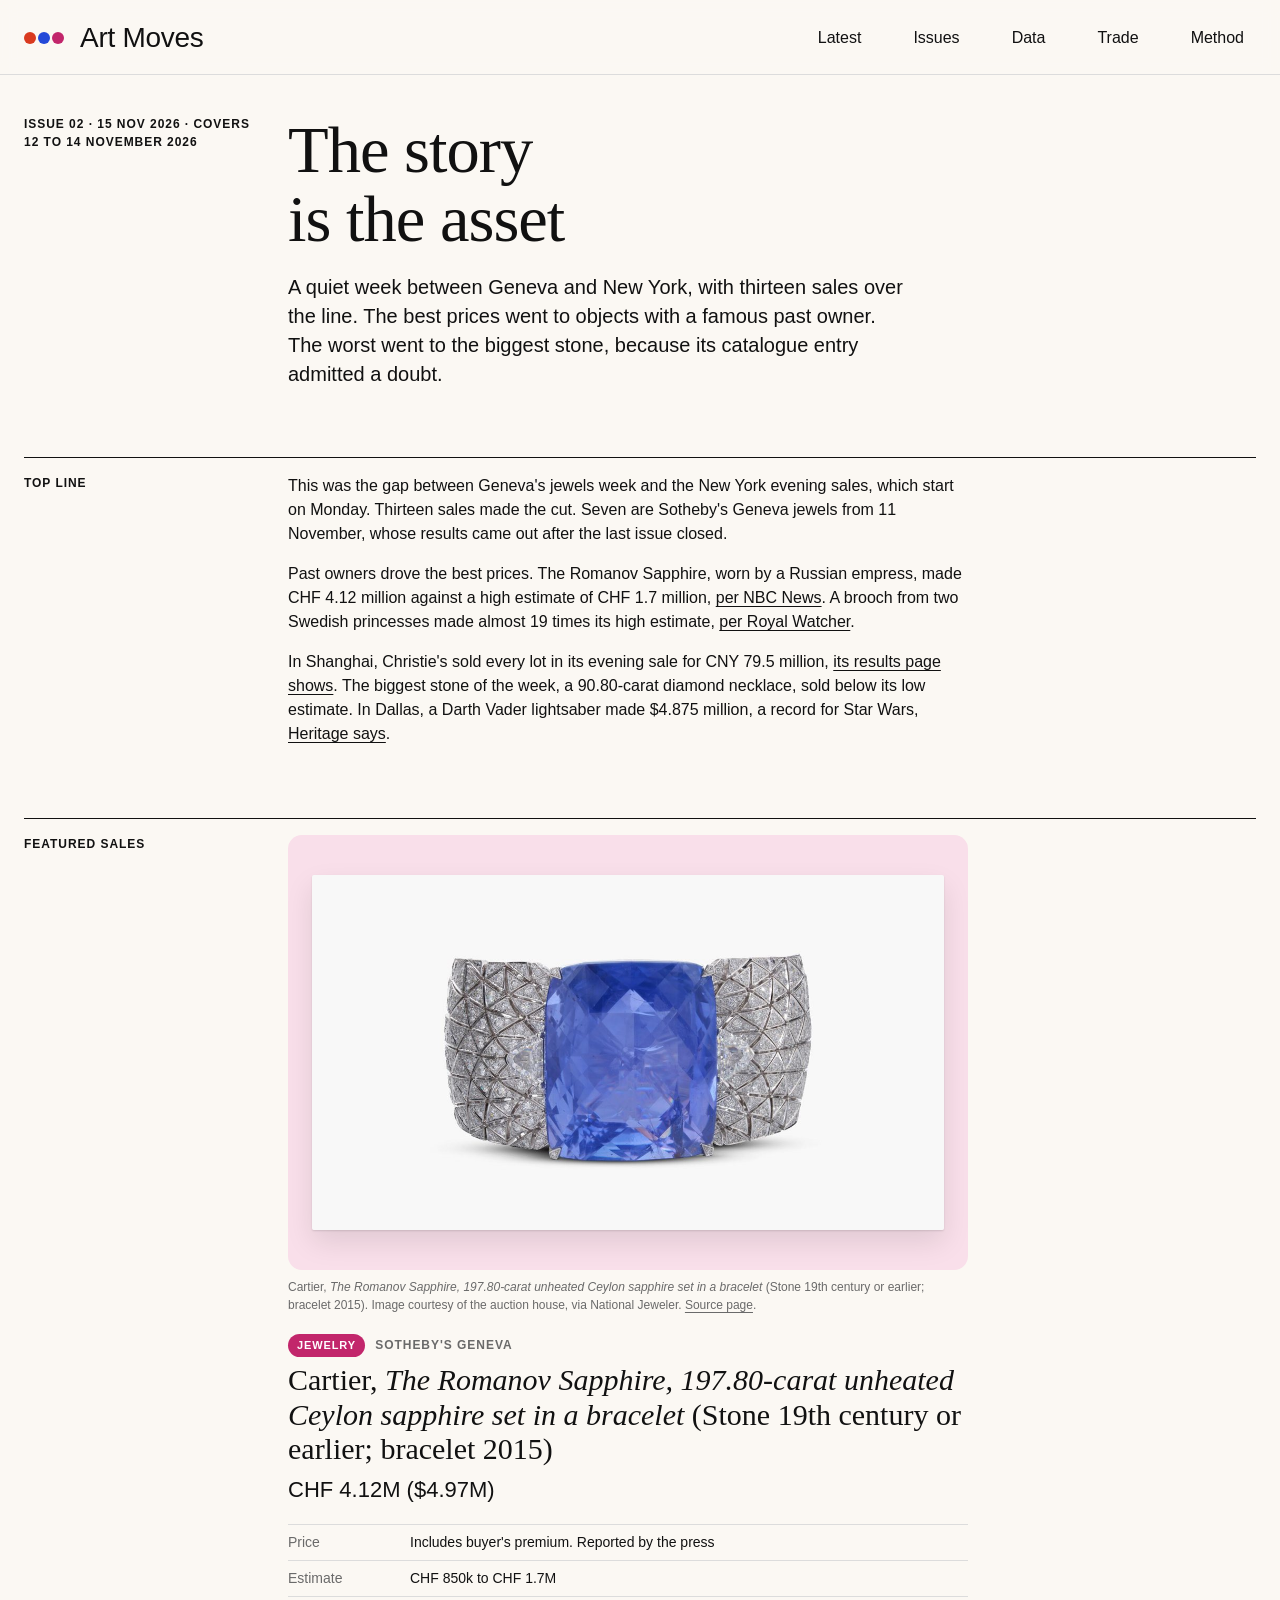
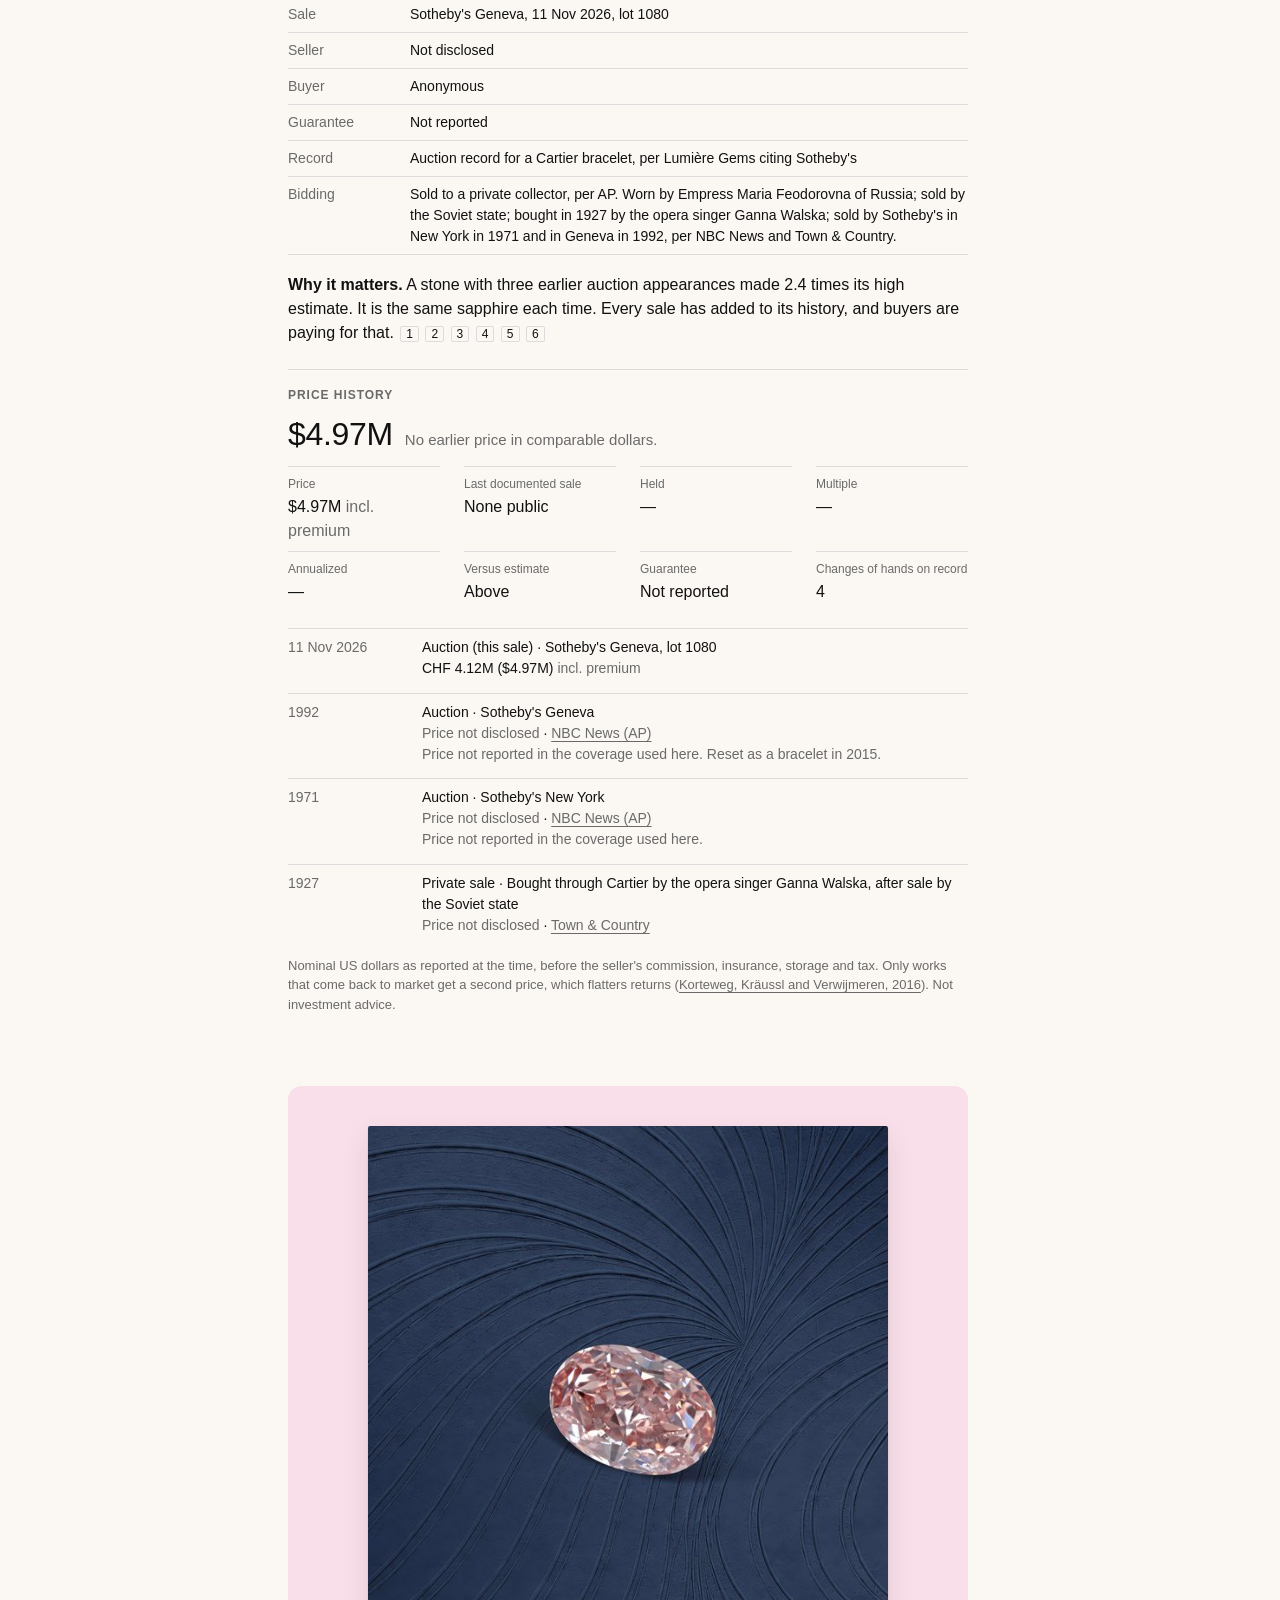
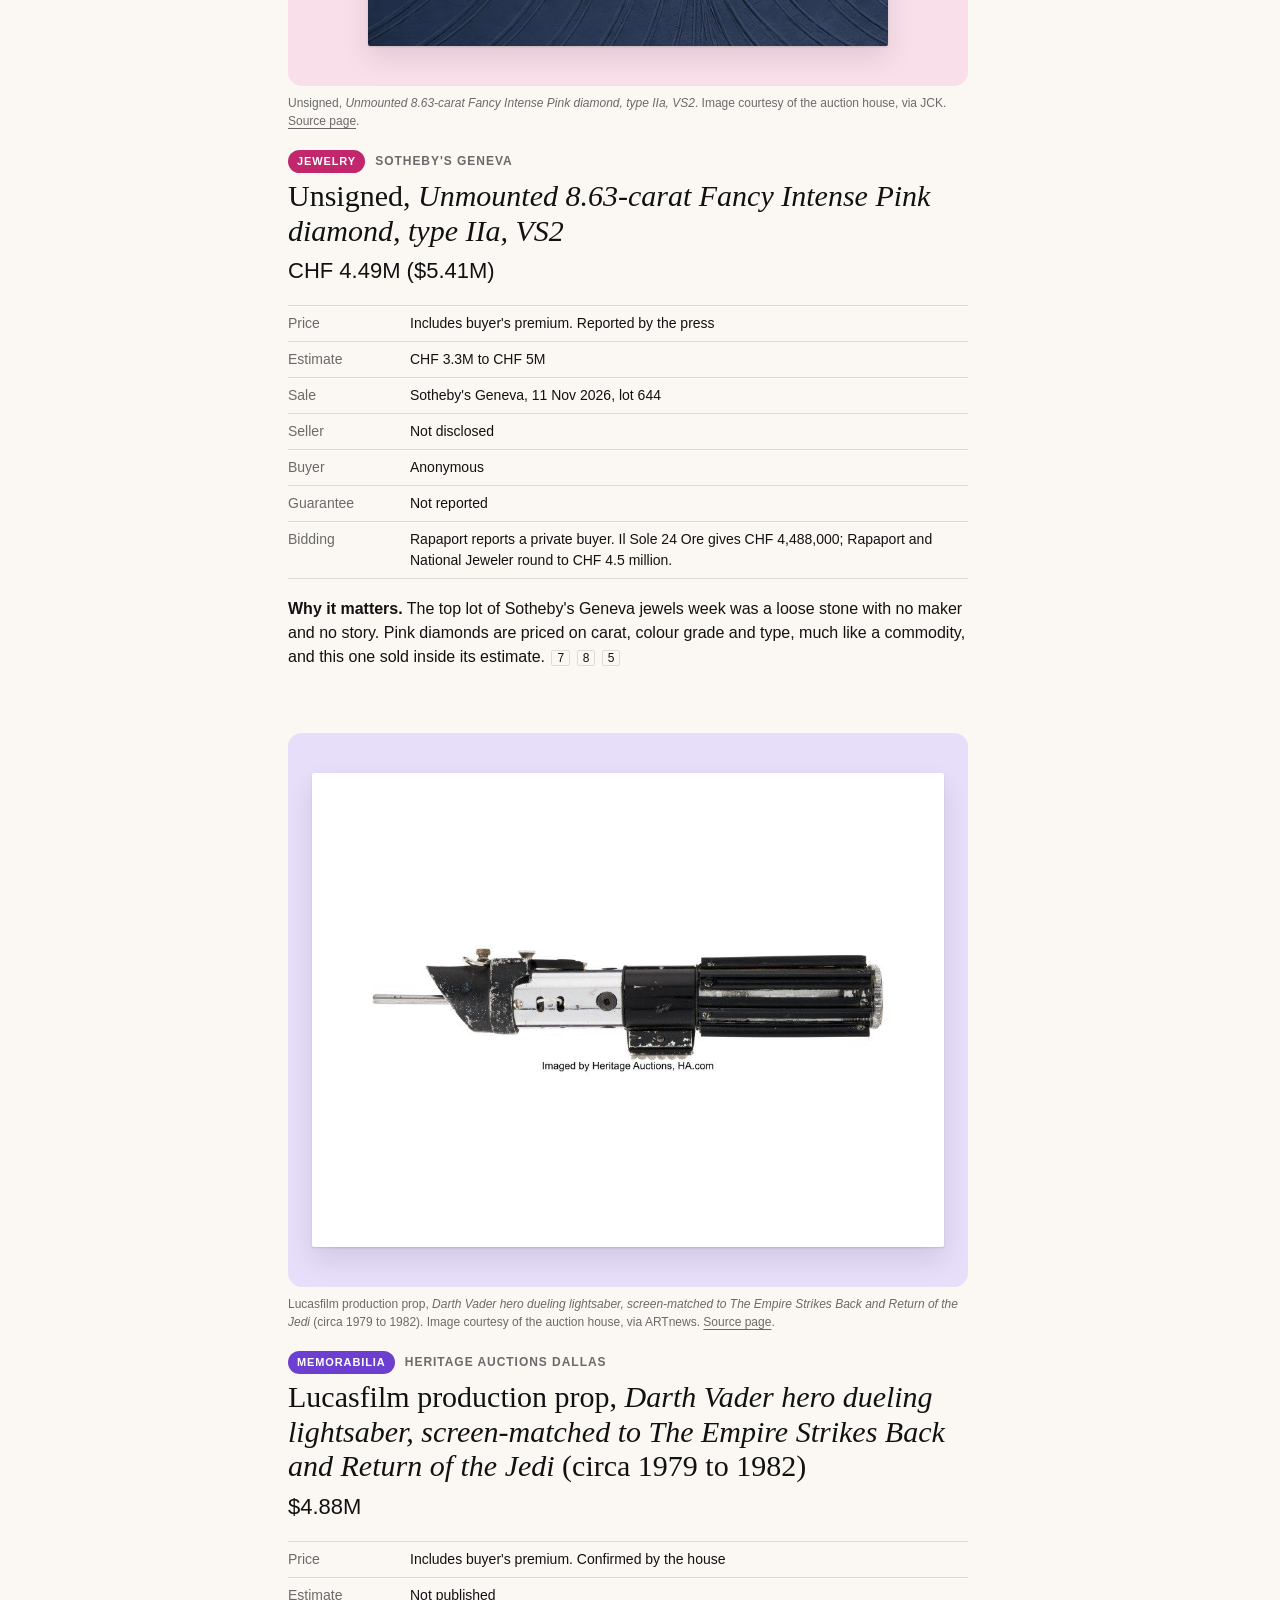
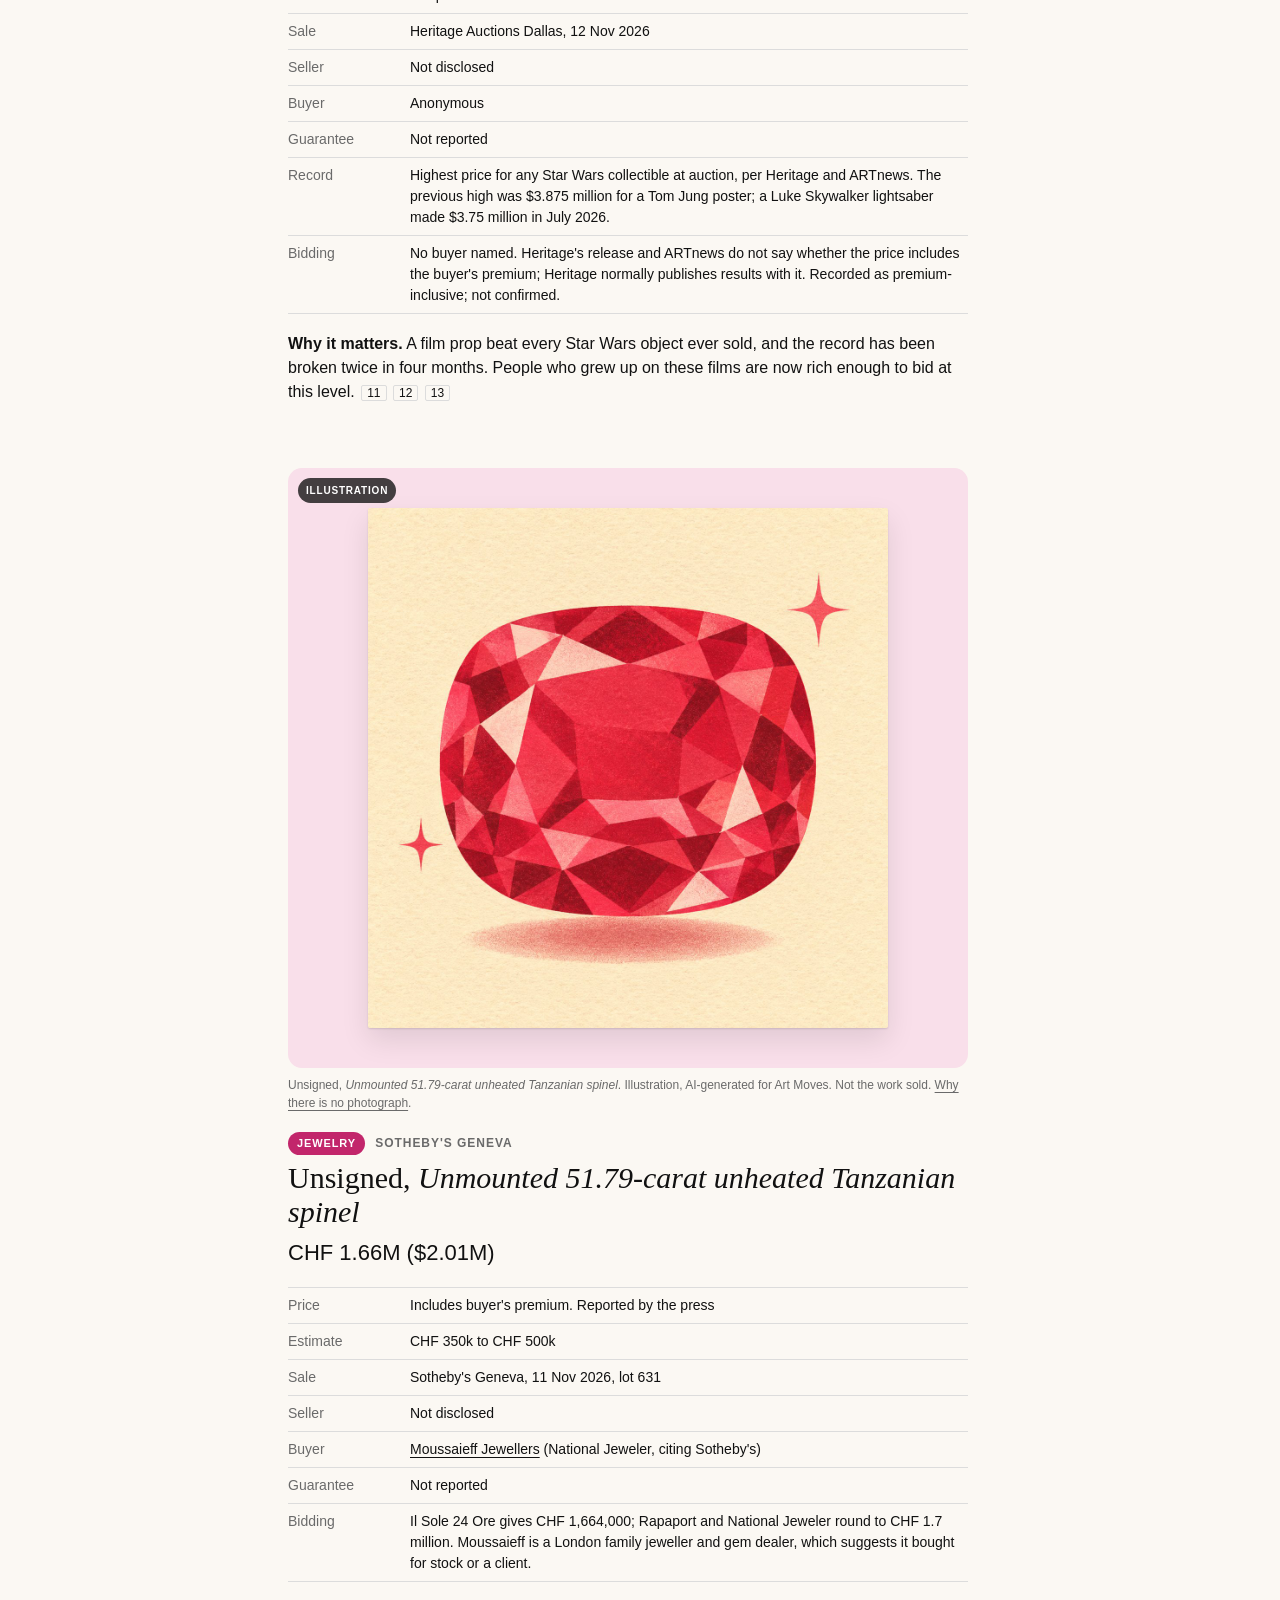
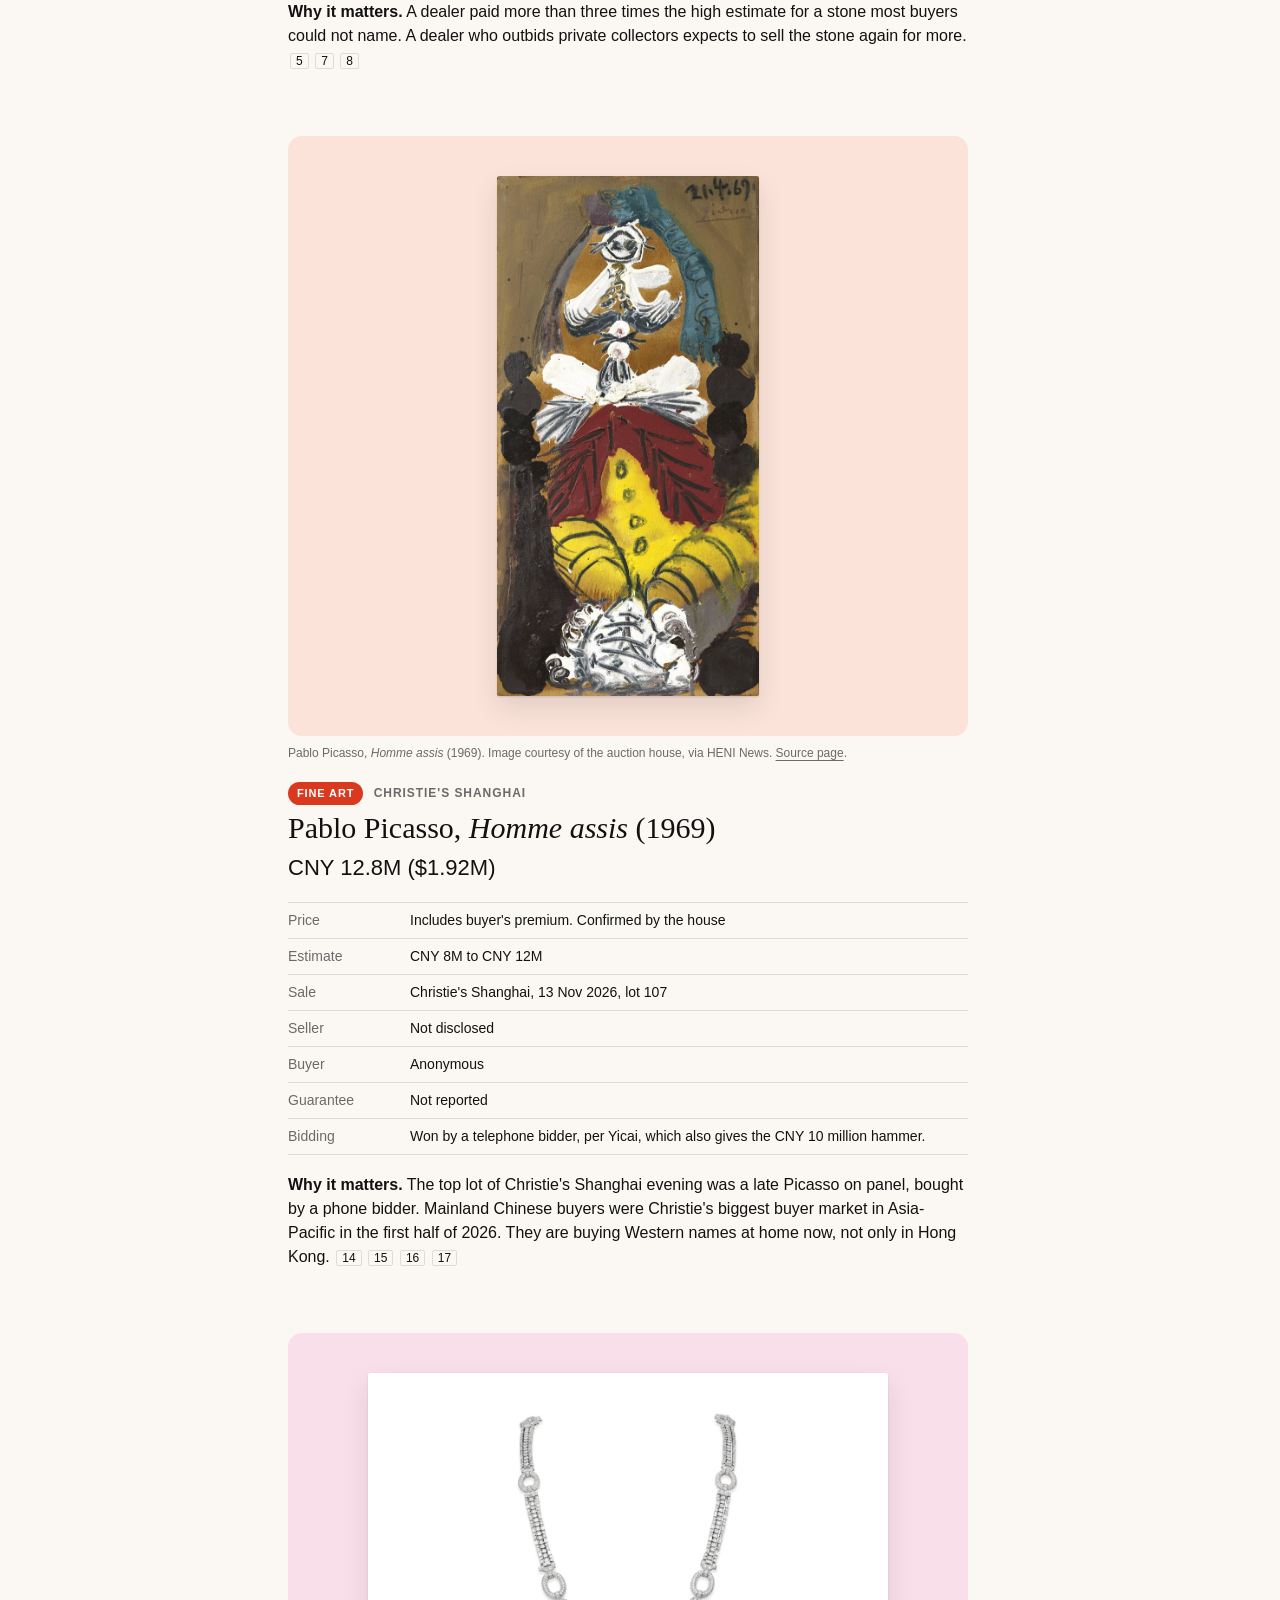
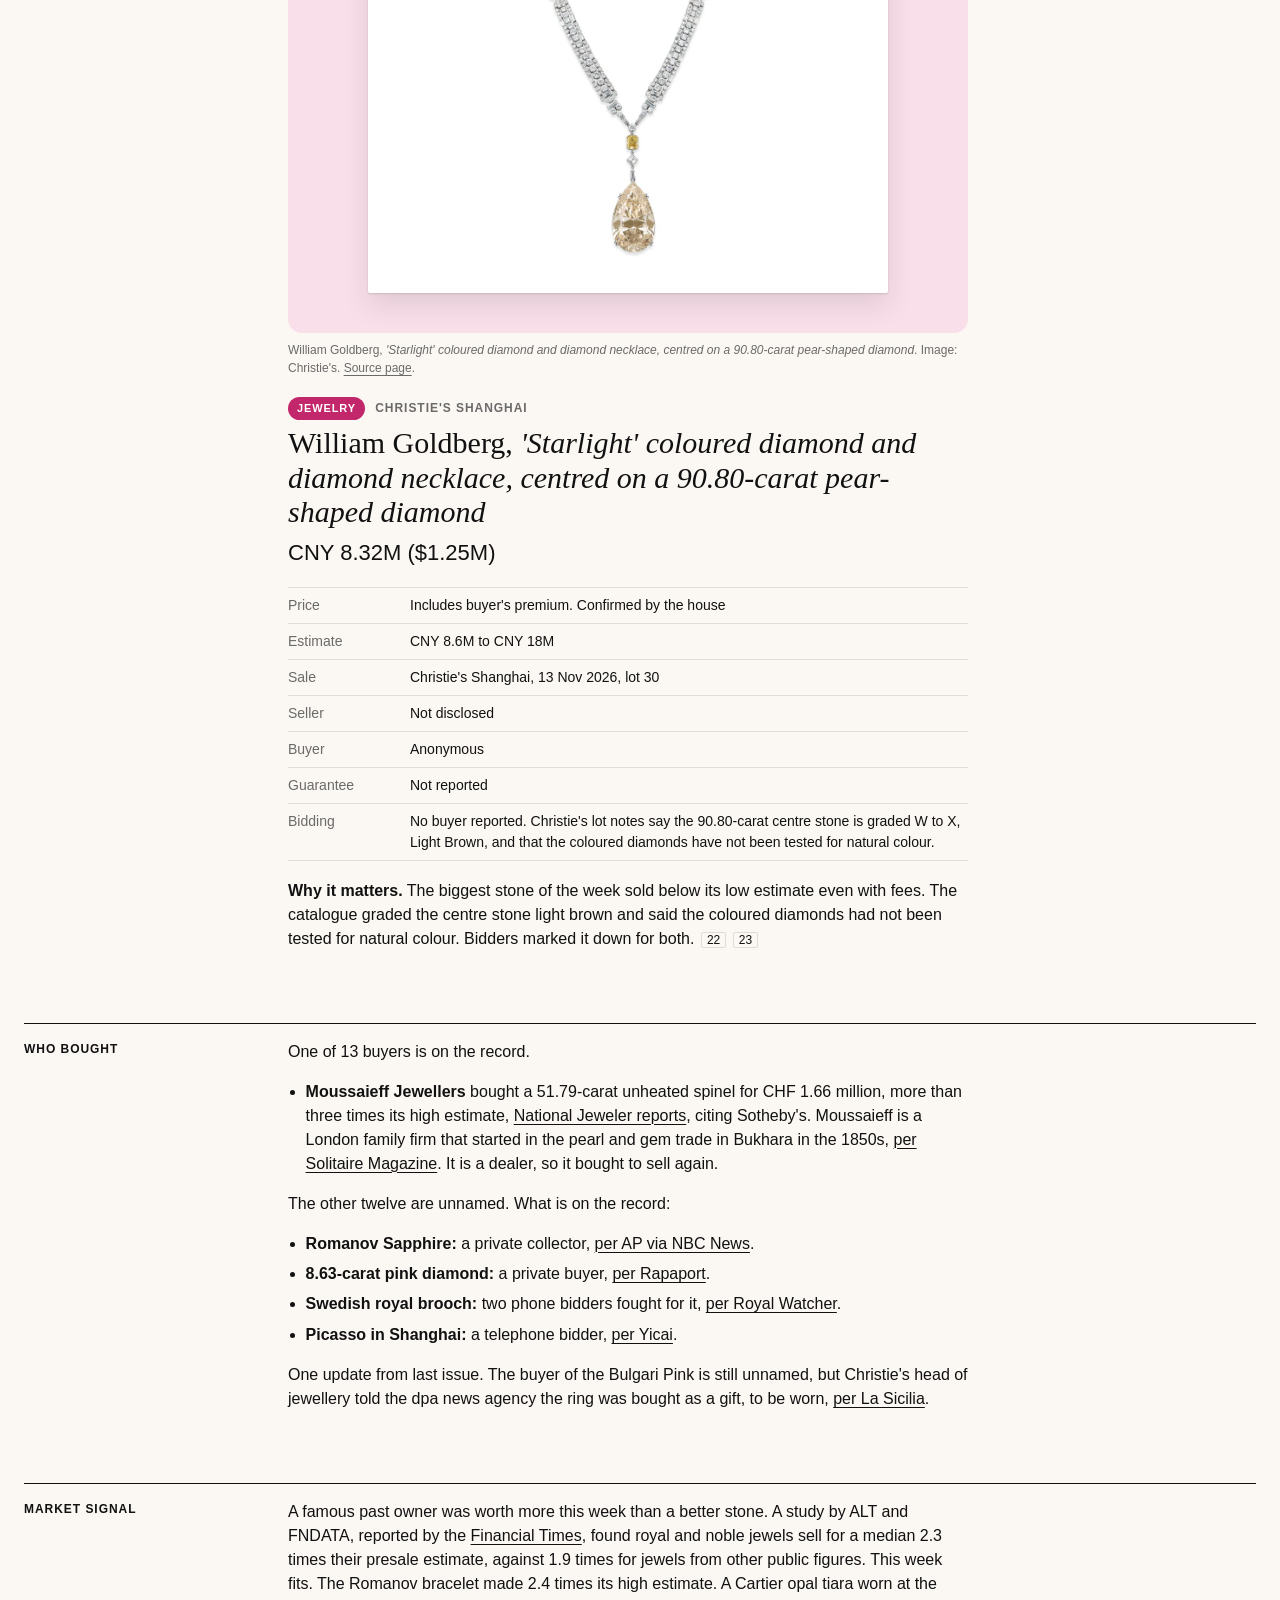
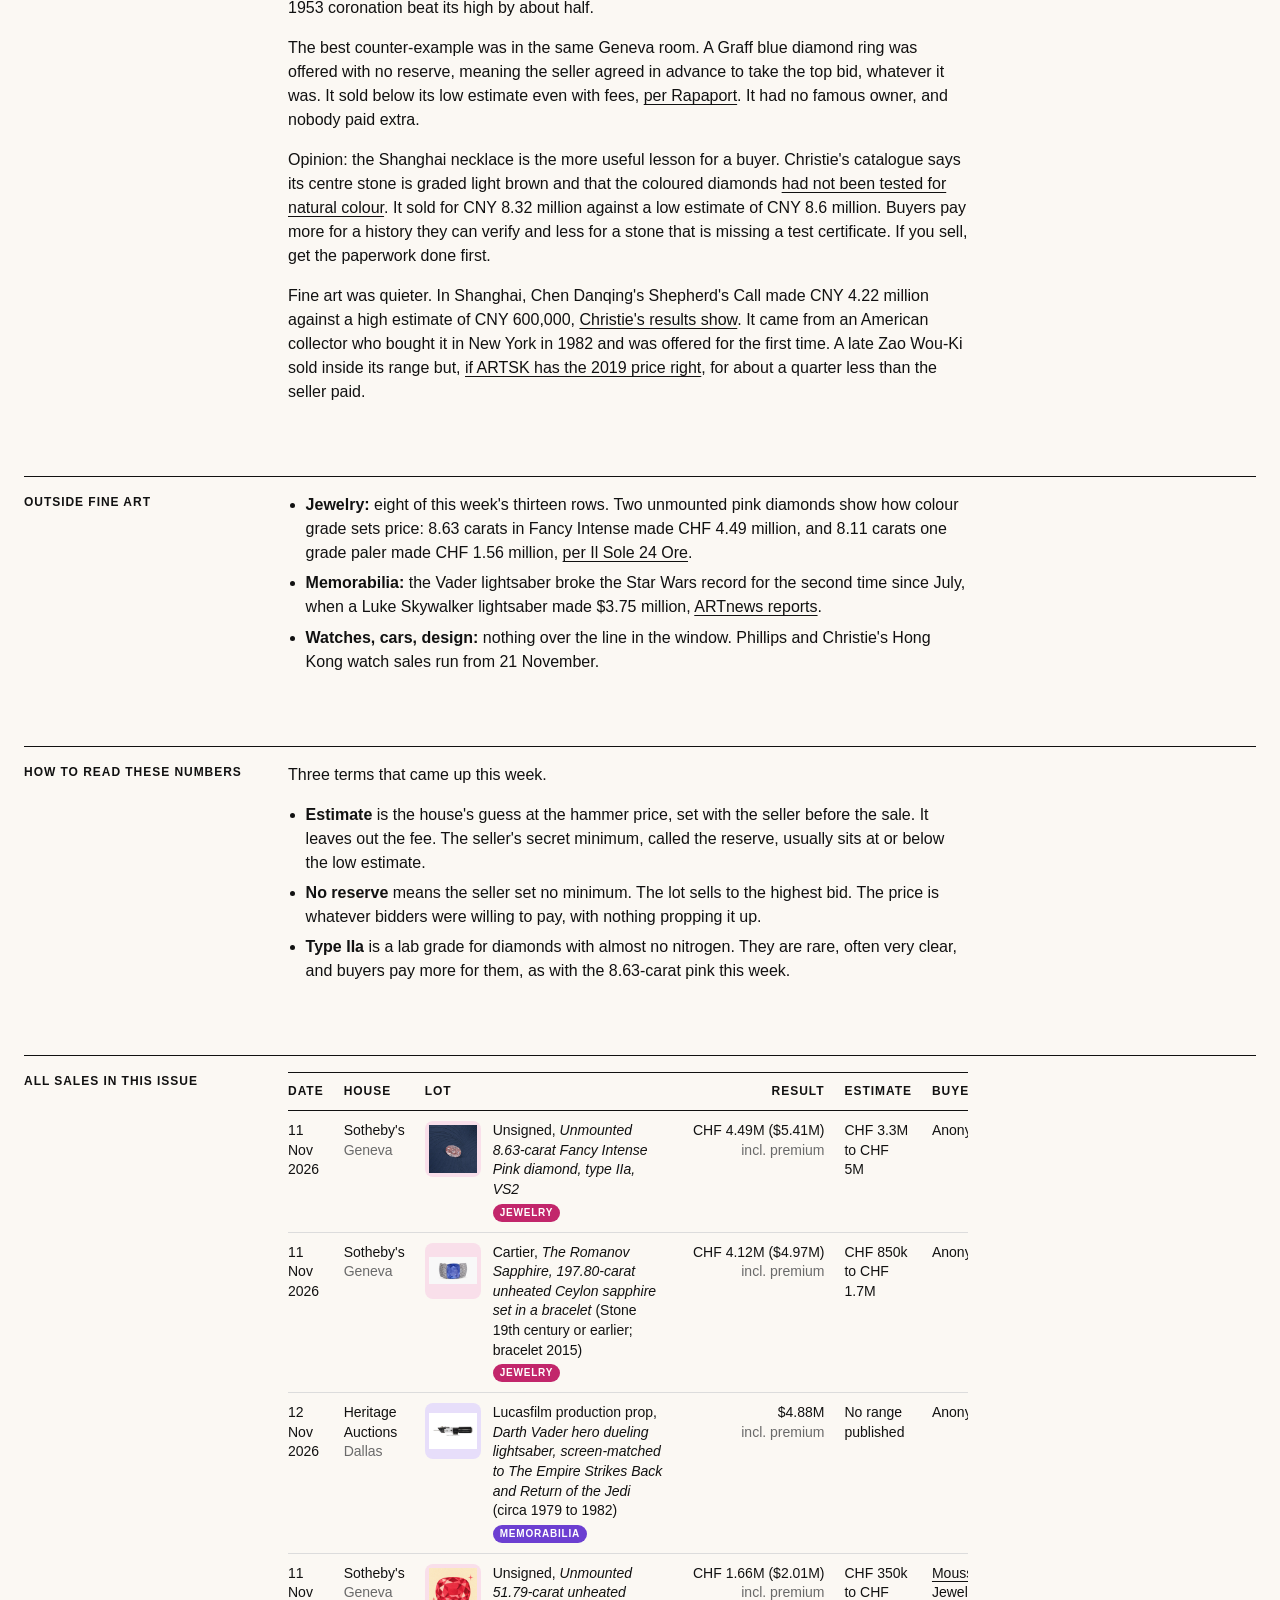
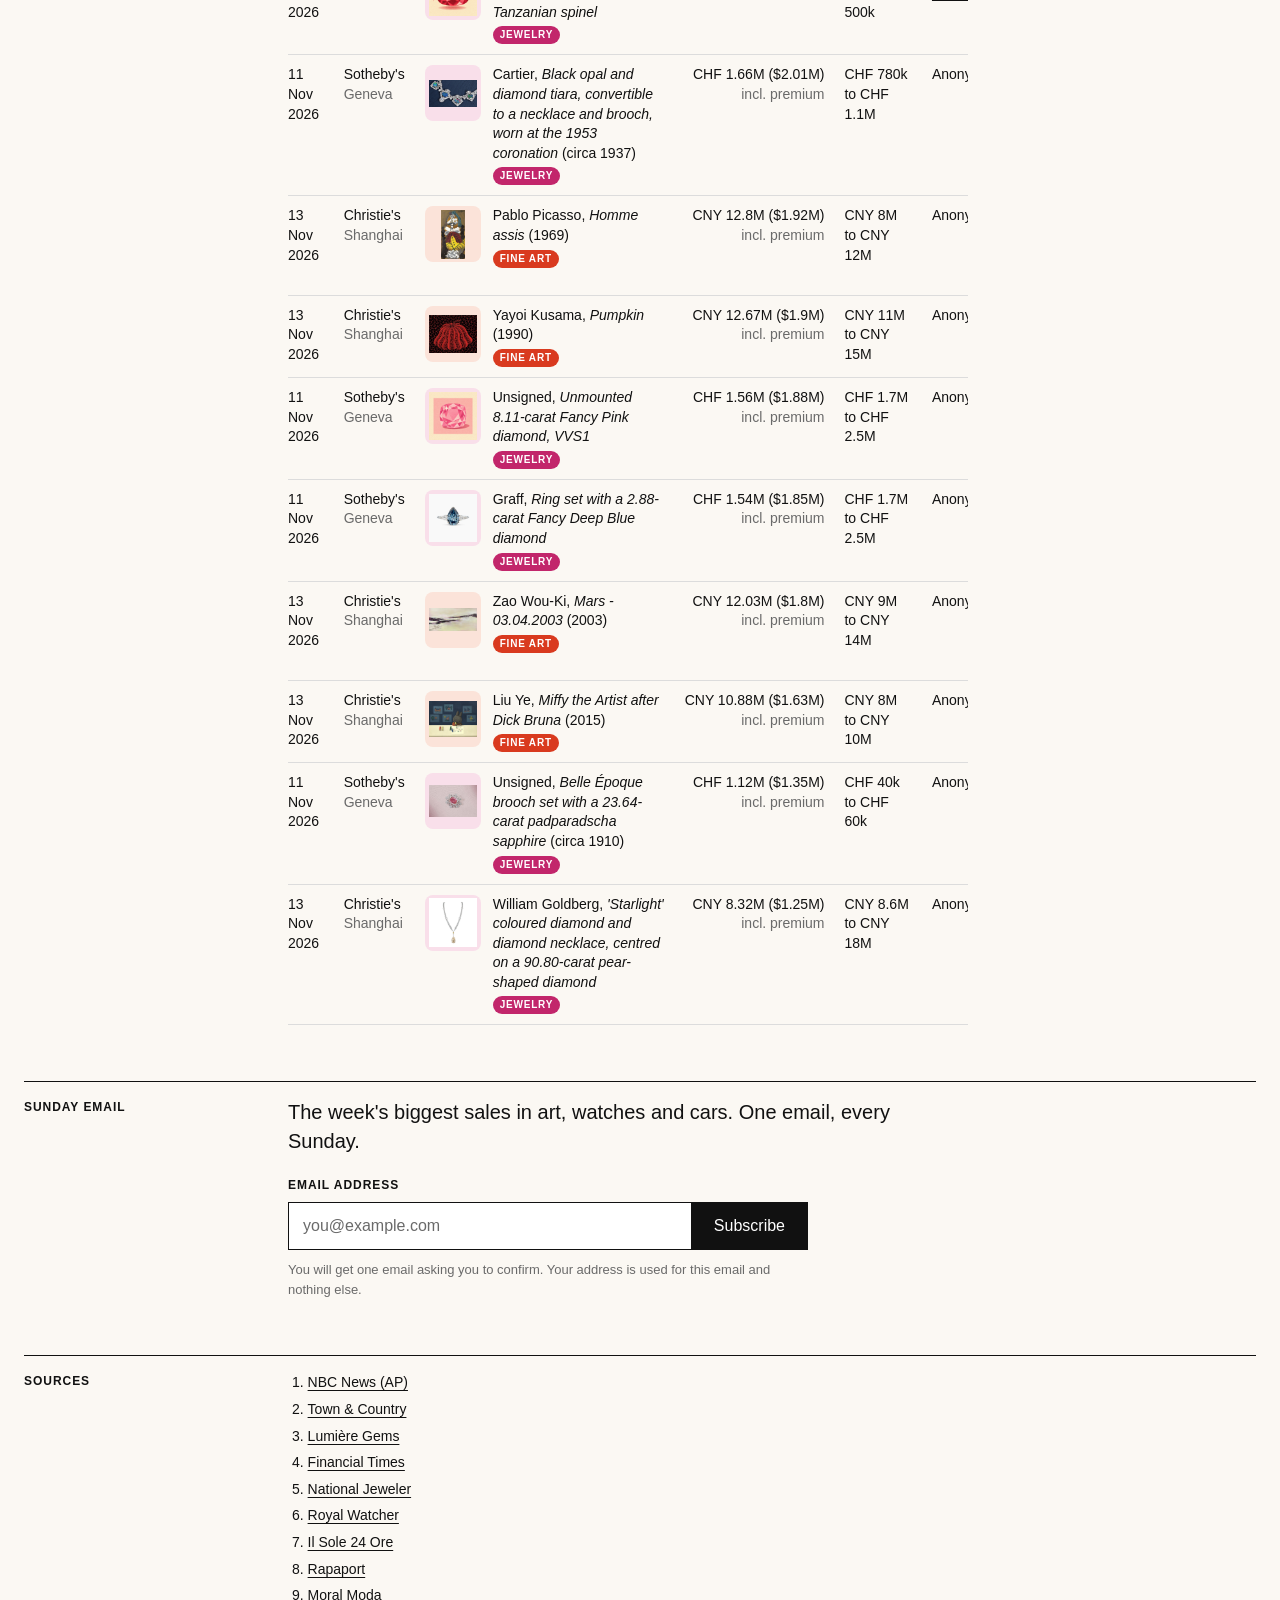
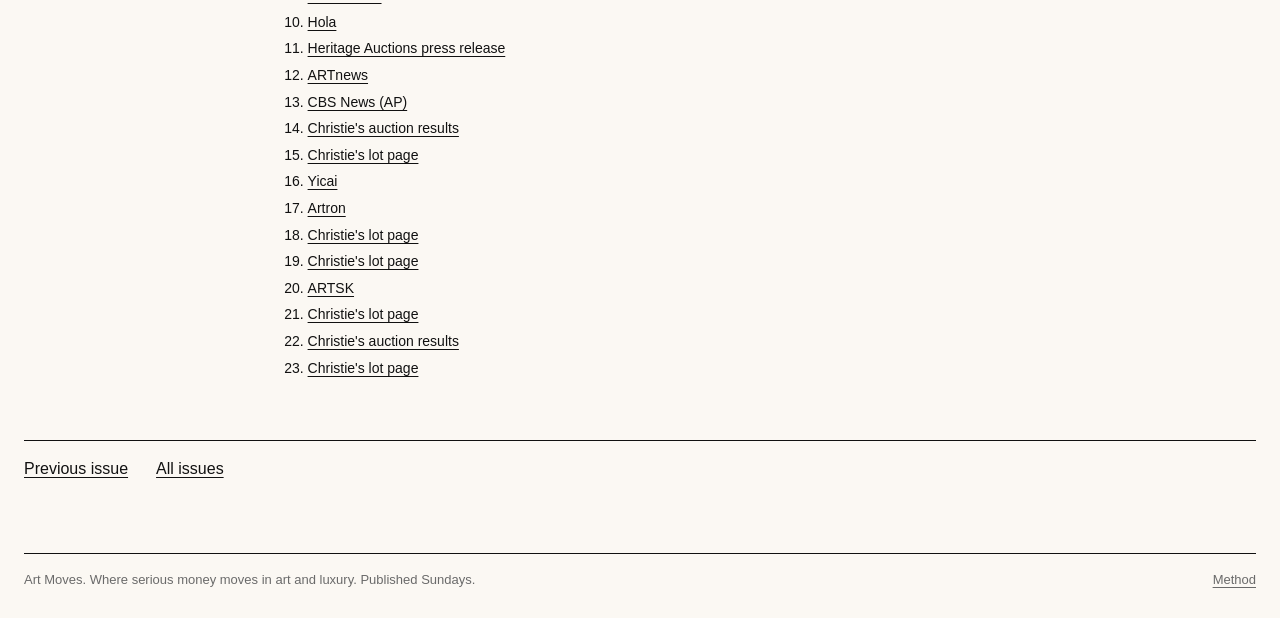
<file: site/002.html>
<!DOCTYPE html><html lang="en"><head><meta charset="utf-8"><meta name="viewport" content="width=device-width, initial-scale=1"><title>The story is the asset · Art Moves</title><meta name="description" content="A quiet week between Geneva and New York, with thirteen sales over the line. The best prices went to objects with a famous past owner. The worst went to the biggest stone, because its catalogue entry admitted a doubt."><meta property="og:site_name" content="Art Moves"><meta property="og:type" content="article"><meta property="og:title" content="The story is the asset · Art Moves"><meta property="og:description" content="A quiet week between Geneva and New York, with thirteen sales over the line. The best prices went to objects with a famous past owner. The worst went to the biggest stone, because its catalogue entry admitted a doubt."><meta property="og:url" content="https://art-moves.pages.dev/002"><meta property="og:image" content="https://art-moves.pages.dev/img/romanov-sapphire-bracelet.jpg"><meta property="og:image:alt" content="The story is the asset · Art Moves"><meta name="twitter:card" content="summary_large_image"><link rel="canonical" href="https://art-moves.pages.dev/002"><link rel="icon" href="favicon.svg" type="image/svg+xml"><link rel="preconnect" href="https://api.fontshare.com"><link rel="stylesheet" href="https://api.fontshare.com/v2/css?f[]=switzer@400,500,600&display=swap"><link rel="stylesheet" href="https://api.fontshare.com/v2/css?f[]=gambetta@400,401&display=swap"><link rel="stylesheet" href="site.css"></head><body><a class="skip" href="#main">Skip to content</a><header class="top"><a class="wordmark" href="index.html">Art Moves</a><nav aria-label="Main"><a href="index.html">Latest</a><a href="archive.html">Issues</a><a href="data.html">Data</a><a href="trade.html">Trade</a><a href="about.html">Method</a></nav></header><main id="main">
<header class="issue-head"><p class="label">Issue 02 · 15 Nov 2026 · Covers 12 to 14 November 2026</p><h1 class="display">The story is the asset</h1><p class="standfirst">A quiet week between Geneva and New York, with thirteen sales over the line. The best prices went to objects with a famous past owner. The worst went to the biggest stone, because its catalogue entry admitted a doubt.</p></header>
<section class="sec" id="top-line"><h2 class="label">Top line</h2><div class="sec-body">
<p>This was the gap between Geneva's jewels week and the New York evening sales, which start on Monday. Thirteen sales made the cut. Seven are Sotheby's Geneva jewels from 11 November, whose results came out after the last issue closed.</p>
<p>Past owners drove the best prices. The Romanov Sapphire, worn by a Russian empress, made CHF 4.12 million against a high estimate of CHF 1.7 million, <a href="https://www.nbcnews.com/world/europe/romanov-sapphire-bracelet-russia-empress-mughal-empire-auction-rcna608936">per NBC News</a>. A brooch from two Swedish princesses made almost 19 times its high estimate, <a href="https://royalwatcherblog.com/2026/11/09/sothebys-royal-noble-jewels-11-november-2026/">per Royal Watcher</a>.</p>
<p>In Shanghai, Christie's sold every lot in its evening sale for CNY 79.5 million, <a href="https://www.christies.com/en/auction/auction-31226">its results page shows</a>. The biggest stone of the week, a 90.80-carat diamond necklace, sold below its low estimate. In Dallas, a Darth Vader lightsaber made $4.875 million, a record for Star Wars, <a href="https://entertainment.ha.com/heritage-auctions-press-releases-and-news.s?releaseId=5586">Heritage says</a>.</p>
</div></section>
<section class="sec" id="featured-sales"><h2 class="label">Featured sales</h2><div class="sec-body">
<article class="sale cat-jewelry" id="2026-11-11-sothebys-romanov-sapphire-bracelet"><figure class="plate cat-jewelry"><div class="wall"><img src="img/romanov-sapphire-bracelet.jpg" alt="Cartier, The Romanov Sapphire, 197.80-carat unheated Ceylon sapphire set in a bracelet" loading="lazy"></div><figcaption>Cartier, <i>The Romanov Sapphire, 197.80-carat unheated Ceylon sapphire set in a bracelet</i> (Stone 19th century or earlier; bracelet 2015). Image courtesy of the auction house, via National Jeweler. <a href="https://nationaljeweler.com/articles/15500-historic-romanov-sapphire-achieves-4-9m-at-sotheby-s">Source page</a>.</figcaption></figure><p class="kicker"><span class="chip cat-jewelry">Jewelry</span> Sotheby&#x27;s Geneva</p><h3 class="sale-title">Cartier, <i>The Romanov Sapphire, 197.80-carat unheated Ceylon sapphire set in a bracelet</i> (Stone 19th century or earlier; bracelet 2015)</h3><p class="figure-price">CHF 4.12M ($4.97M)</p><dl class="facts"><div><dt>Price</dt><dd>Includes buyer&#x27;s premium. Reported by the press</dd></div><div><dt>Estimate</dt><dd>CHF 850k to CHF 1.7M</dd></div><div><dt>Sale</dt><dd>Sotheby&#x27;s Geneva, 11 Nov 2026, lot 1080</dd></div><div><dt>Seller</dt><dd>Not disclosed</dd></div><div><dt>Buyer</dt><dd>Anonymous</dd></div><div><dt>Guarantee</dt><dd>Not reported</dd></div><div><dt>Record</dt><dd>Auction record for a Cartier bracelet, per Lumière Gems citing Sotheby&#x27;s</dd></div><div><dt>Bidding</dt><dd>Sold to a private collector, per AP. Worn by Empress Maria Feodorovna of Russia; sold by the Soviet state; bought in 1927 by the opera singer Ganna Walska; sold by Sotheby&#x27;s in New York in 1971 and in Geneva in 1992, per NBC News and Town &amp; Country.</dd></div></dl><p class="why"><strong>Why it matters.</strong> A stone with three earlier auction appearances made 2.4 times its high estimate. It is the same sapphire each time. Every sale has added to its history, and buyers are paying for that. <a class="cite" href="#s1">1</a> <a class="cite" href="#s2">2</a> <a class="cite" href="#s3">3</a> <a class="cite" href="#s4">4</a> <a class="cite" href="#s5">5</a> <a class="cite" href="#s6">6</a></p><section class="ticker" aria-label="Price history"><p class="label">Price history</p><p class="quote"><span class="q-price" data-default="$4.97M">$4.97M</span> <span class="q-note" data-default="&lt;span class=&quot;dim&quot;&gt;No earlier price in comparable dollars.&lt;/span&gt;"><span class="dim">No earlier price in comparable dollars.</span></span></p><dl class="stats"><div><dt>Price</dt><dd>$4.97M <span class="dim">incl. premium</span></dd></div><div><dt>Last documented sale</dt><dd>None public</dd></div><div><dt>Held</dt><dd>—</dd></div><div><dt>Multiple</dt><dd>—</dd></div><div><dt>Annualized</dt><dd>—</dd></div><div><dt>Versus estimate</dt><dd>Above</dd></div><div><dt>Guarantee</dt><dd>Not reported</dd></div><div><dt>Changes of hands on record</dt><dd>4</dd></div></dl><ol class="timeline"><li><span class="tl-when">11 Nov 2026</span><span class="tl-what">Auction (this sale) · Sotheby&#x27;s Geneva, lot 1080<br>CHF 4.12M ($4.97M) <span class="dim">incl. premium</span></span></li><li><span class="tl-when">1992</span><span class="tl-what">Auction · Sotheby&#x27;s Geneva<br><span class="dim">Price not disclosed</span> · <a class="dim" href="https://www.nbcnews.com/world/europe/romanov-sapphire-bracelet-russia-empress-mughal-empire-auction-rcna608936" target="_blank" rel="noopener">NBC News (AP)</a><br><span class="dim">Price not reported in the coverage used here. Reset as a bracelet in 2015.</span></span></li><li><span class="tl-when">1971</span><span class="tl-what">Auction · Sotheby&#x27;s New York<br><span class="dim">Price not disclosed</span> · <a class="dim" href="https://www.nbcnews.com/world/europe/romanov-sapphire-bracelet-russia-empress-mughal-empire-auction-rcna608936" target="_blank" rel="noopener">NBC News (AP)</a><br><span class="dim">Price not reported in the coverage used here.</span></span></li><li><span class="tl-when">1927</span><span class="tl-what">Private sale · Bought through Cartier by the opera singer Ganna Walska, after sale by the Soviet state<br><span class="dim">Price not disclosed</span> · <a class="dim" href="https://www.townandcountrymag.com/leisure/arts-and-culture/a74423593/romanov-sapphire-cartier-bracelet-sothebys-geneva-auction-2026/" target="_blank" rel="noopener">Town &amp; Country</a></span></li></ol><p class="dim small">Nominal US dollars as reported at the time, before the seller's commission, insurance, storage and tax. Only works that come back to market get a second price, which flatters returns (<a href="https://academic.oup.com/rfs/article-abstract/29/4/1007/1896045" target="_blank" rel="noopener">Korteweg, Kräussl and Verwijmeren, 2016</a>). Not investment advice.</p></section></article>
<article class="sale cat-jewelry" id="2026-11-11-sothebys-fancy-intense-pink-863"><figure class="plate cat-jewelry"><div class="wall"><img src="img/fancy-intense-pink-863.jpg" alt="Unsigned, Unmounted 8.63-carat Fancy Intense Pink diamond, type IIa, VS2" loading="lazy"></div><figcaption>Unsigned, <i>Unmounted 8.63-carat Fancy Intense Pink diamond, type IIa, VS2</i>. Image courtesy of the auction house, via JCK. <a href="https://www.jckonline.com/editorial-article/sothebys-geneva-sale/">Source page</a>.</figcaption></figure><p class="kicker"><span class="chip cat-jewelry">Jewelry</span> Sotheby&#x27;s Geneva</p><h3 class="sale-title">Unsigned, <i>Unmounted 8.63-carat Fancy Intense Pink diamond, type IIa, VS2</i></h3><p class="figure-price">CHF 4.49M ($5.41M)</p><dl class="facts"><div><dt>Price</dt><dd>Includes buyer&#x27;s premium. Reported by the press</dd></div><div><dt>Estimate</dt><dd>CHF 3.3M to CHF 5M</dd></div><div><dt>Sale</dt><dd>Sotheby&#x27;s Geneva, 11 Nov 2026, lot 644</dd></div><div><dt>Seller</dt><dd>Not disclosed</dd></div><div><dt>Buyer</dt><dd>Anonymous</dd></div><div><dt>Guarantee</dt><dd>Not reported</dd></div><div><dt>Bidding</dt><dd>Rapaport reports a private buyer. Il Sole 24 Ore gives CHF 4,488,000; Rapaport and National Jeweler round to CHF 4.5 million.</dd></div></dl><p class="why"><strong>Why it matters.</strong> The top lot of Sotheby&#x27;s Geneva jewels week was a loose stone with no maker and no story. Pink diamonds are priced on carat, colour grade and type, much like a commodity, and this one sold inside its estimate. <a class="cite" href="#s7">7</a> <a class="cite" href="#s8">8</a> <a class="cite" href="#s5">5</a></p></article>
<article class="sale cat-memorabilia" id="2026-11-12-other-darth-vader-lightsaber"><figure class="plate cat-memorabilia"><div class="wall"><img src="img/darth-vader-lightsaber.jpg" alt="Lucasfilm production prop, Darth Vader hero dueling lightsaber, screen-matched to The Empire Strikes Back and Return of the Jedi" loading="lazy"></div><figcaption>Lucasfilm production prop, <i>Darth Vader hero dueling lightsaber, screen-matched to The Empire Strikes Back and Return of the Jedi</i> (circa 1979 to 1982). Image courtesy of the auction house, via ARTnews. <a href="https://www.artnews.com/art-news/news/star-wars-lightsaber-sale-heritage-auctions-1234805883">Source page</a>.</figcaption></figure><p class="kicker"><span class="chip cat-memorabilia">Memorabilia</span> Heritage Auctions Dallas</p><h3 class="sale-title">Lucasfilm production prop, <i>Darth Vader hero dueling lightsaber, screen-matched to The Empire Strikes Back and Return of the Jedi</i> (circa 1979 to 1982)</h3><p class="figure-price">$4.88M</p><dl class="facts"><div><dt>Price</dt><dd>Includes buyer&#x27;s premium. Confirmed by the house</dd></div><div><dt>Estimate</dt><dd>Not published</dd></div><div><dt>Sale</dt><dd>Heritage Auctions Dallas, 12 Nov 2026</dd></div><div><dt>Seller</dt><dd>Not disclosed</dd></div><div><dt>Buyer</dt><dd>Anonymous</dd></div><div><dt>Guarantee</dt><dd>Not reported</dd></div><div><dt>Record</dt><dd>Highest price for any Star Wars collectible at auction, per Heritage and ARTnews. The previous high was $3.875 million for a Tom Jung poster; a Luke Skywalker lightsaber made $3.75 million in July 2026.</dd></div><div><dt>Bidding</dt><dd>No buyer named. Heritage&#x27;s release and ARTnews do not say whether the price includes the buyer&#x27;s premium; Heritage normally publishes results with it. Recorded as premium-inclusive; not confirmed.</dd></div></dl><p class="why"><strong>Why it matters.</strong> A film prop beat every Star Wars object ever sold, and the record has been broken twice in four months. People who grew up on these films are now rich enough to bid at this level. <a class="cite" href="#s11">11</a> <a class="cite" href="#s12">12</a> <a class="cite" href="#s13">13</a></p></article>
<article class="sale cat-jewelry" id="2026-11-11-sothebys-tanzanian-spinel-5179"><figure class="plate cat-jewelry"><div class="wall"><span class="badge">Illustration</span><img src="img/tanzanian-spinel-5179.jpg" alt="Illustration of Unmounted 51.79-carat unheated Tanzanian spinel. AI-generated, not the work sold" loading="lazy"></div><figcaption>Unsigned, <i>Unmounted 51.79-carat unheated Tanzanian spinel</i>. Illustration, AI-generated for Art Moves. Not the work sold. <a href="https://art-moves.pages.dev/about.html#images">Why there is no photograph</a>.</figcaption></figure><p class="kicker"><span class="chip cat-jewelry">Jewelry</span> Sotheby&#x27;s Geneva</p><h3 class="sale-title">Unsigned, <i>Unmounted 51.79-carat unheated Tanzanian spinel</i></h3><p class="figure-price">CHF 1.66M ($2.01M)</p><dl class="facts"><div><dt>Price</dt><dd>Includes buyer&#x27;s premium. Reported by the press</dd></div><div><dt>Estimate</dt><dd>CHF 350k to CHF 500k</dd></div><div><dt>Sale</dt><dd>Sotheby&#x27;s Geneva, 11 Nov 2026, lot 631</dd></div><div><dt>Seller</dt><dd>Not disclosed</dd></div><div><dt>Buyer</dt><dd><a href="https://www.solitairemagazine.com/into-the-limelight/" target="_blank" rel="noopener">Moussaieff Jewellers</a> (National Jeweler, citing Sotheby&#x27;s)</dd></div><div><dt>Guarantee</dt><dd>Not reported</dd></div><div><dt>Bidding</dt><dd>Il Sole 24 Ore gives CHF 1,664,000; Rapaport and National Jeweler round to CHF 1.7 million. Moussaieff is a London family jeweller and gem dealer, which suggests it bought for stock or a client.</dd></div></dl><p class="why"><strong>Why it matters.</strong> A dealer paid more than three times the high estimate for a stone most buyers could not name. A dealer who outbids private collectors expects to sell the stone again for more. <a class="cite" href="#s5">5</a> <a class="cite" href="#s7">7</a> <a class="cite" href="#s8">8</a></p></article>
<article class="sale cat-fine_art" id="2026-11-13-christies-picasso-homme-assis"><figure class="plate cat-fine_art"><div class="wall"><img src="img/picasso-homme-assis.jpg" alt="Pablo Picasso, Homme assis" loading="lazy"></div><figcaption>Pablo Picasso, <i>Homme assis</i> (1969). Image courtesy of the auction house, via HENI News. <a href="https://heni.com/news/article/pablo-picasso-homme-assis-2026-11-14">Source page</a>.</figcaption></figure><p class="kicker"><span class="chip cat-fine_art">Fine art</span> Christie&#x27;s Shanghai</p><h3 class="sale-title">Pablo Picasso, <i>Homme assis</i> (1969)</h3><p class="figure-price">CNY 12.8M ($1.92M)</p><dl class="facts"><div><dt>Price</dt><dd>Includes buyer&#x27;s premium. Confirmed by the house</dd></div><div><dt>Estimate</dt><dd>CNY 8M to CNY 12M</dd></div><div><dt>Sale</dt><dd>Christie&#x27;s Shanghai, 13 Nov 2026, lot 107</dd></div><div><dt>Seller</dt><dd>Not disclosed</dd></div><div><dt>Buyer</dt><dd>Anonymous</dd></div><div><dt>Guarantee</dt><dd>Not reported</dd></div><div><dt>Bidding</dt><dd>Won by a telephone bidder, per Yicai, which also gives the CNY 10 million hammer.</dd></div></dl><p class="why"><strong>Why it matters.</strong> The top lot of Christie&#x27;s Shanghai evening was a late Picasso on panel, bought by a phone bidder. Mainland Chinese buyers were Christie&#x27;s biggest buyer market in Asia-Pacific in the first half of 2026. They are buying Western names at home now, not only in Hong Kong. <a class="cite" href="#s14">14</a> <a class="cite" href="#s15">15</a> <a class="cite" href="#s16">16</a> <a class="cite" href="#s17">17</a></p></article>
<article class="sale cat-jewelry" id="2026-11-13-christies-william-goldberg-starlight-necklace"><figure class="plate cat-jewelry"><div class="wall"><img src="img/william-goldberg-starlight-necklace.jpg" alt="William Goldberg, &#x27;Starlight&#x27; coloured diamond and diamond necklace, centred on a 90.80-carat pear-shaped diamond" loading="lazy"></div><figcaption>William Goldberg, <i>&#x27;Starlight&#x27; coloured diamond and diamond necklace, centred on a 90.80-carat pear-shaped diamond</i>. Image: Christie&#x27;s. <a href="https://www.christies.com/en/lot/lot-6610247">Source page</a>.</figcaption></figure><p class="kicker"><span class="chip cat-jewelry">Jewelry</span> Christie&#x27;s Shanghai</p><h3 class="sale-title">William Goldberg, <i>&#x27;Starlight&#x27; coloured diamond and diamond necklace, centred on a 90.80-carat pear-shaped diamond</i></h3><p class="figure-price">CNY 8.32M ($1.25M)</p><dl class="facts"><div><dt>Price</dt><dd>Includes buyer&#x27;s premium. Confirmed by the house</dd></div><div><dt>Estimate</dt><dd>CNY 8.6M to CNY 18M</dd></div><div><dt>Sale</dt><dd>Christie&#x27;s Shanghai, 13 Nov 2026, lot 30</dd></div><div><dt>Seller</dt><dd>Not disclosed</dd></div><div><dt>Buyer</dt><dd>Anonymous</dd></div><div><dt>Guarantee</dt><dd>Not reported</dd></div><div><dt>Bidding</dt><dd>No buyer reported. Christie&#x27;s lot notes say the 90.80-carat centre stone is graded W to X, Light Brown, and that the coloured diamonds have not been tested for natural colour.</dd></div></dl><p class="why"><strong>Why it matters.</strong> The biggest stone of the week sold below its low estimate even with fees. The catalogue graded the centre stone light brown and said the coloured diamonds had not been tested for natural colour. Bidders marked it down for both. <a class="cite" href="#s22">22</a> <a class="cite" href="#s23">23</a></p></article>
</div></section>
<section class="sec" id="who-bought"><h2 class="label">Who bought</h2><div class="sec-body">
<p>One of 13 buyers is on the record.</p>
<ul><li><strong>Moussaieff Jewellers</strong> bought a 51.79-carat unheated spinel for CHF 1.66 million, more than three times its high estimate, <a href="https://nationaljeweler.com/articles/15500-historic-romanov-sapphire-achieves-4-9m-at-sotheby-s">National Jeweler reports</a>, citing Sotheby's. Moussaieff is a London family firm that started in the pearl and gem trade in Bukhara in the 1850s, <a href="https://www.solitairemagazine.com/into-the-limelight/">per Solitaire Magazine</a>. It is a dealer, so it bought to sell again.</li></ul>
<p>The other twelve are unnamed. What is on the record:</p>
<ul><li><strong>Romanov Sapphire:</strong> a private collector, <a href="https://www.nbcnews.com/world/europe/romanov-sapphire-bracelet-russia-empress-mughal-empire-auction-rcna608936">per AP via NBC News</a>.</li><li><strong>8.63-carat pink diamond:</strong> a private buyer, <a href="https://rapaport.com/news/colored-diamonds-rule-top-10-at-sothebys-39m-geneva-sale/">per Rapaport</a>.</li><li><strong>Swedish royal brooch:</strong> two phone bidders fought for it, <a href="https://royalwatcherblog.com/2026/11/09/sothebys-royal-noble-jewels-11-november-2026/">per Royal Watcher</a>.</li><li><strong>Picasso in Shanghai:</strong> a telephone bidder, <a href="https://www.yicai.com/news/103440802.html">per Yicai</a>.</li></ul>
<p>One update from last issue. The buyer of the Bulgari Pink is still unnamed, but Christie's head of jewellery told the dpa news agency the ring was bought as a gift, to be worn, <a href="https://en.lasicilia.it/news/current-affairs/3089391/sold-in-geneva-the-bulgari-pink-13-1-million-for-a-secret-gift.html">per La Sicilia</a>.</p>
</div></section>
<section class="sec" id="market-signal"><h2 class="label">Market signal</h2><div class="sec-body">
<p>A famous past owner was worth more this week than a better stone. A study by ALT and FNDATA, reported by the <a href="https://www.ft.com/content/c5d2193c-29a6-4f75-9e46-ec221ead04b0">Financial Times</a>, found royal and noble jewels sell for a median 2.3 times their presale estimate, against 1.9 times for jewels from other public figures. This week fits. The Romanov bracelet made 2.4 times its high estimate. A Cartier opal tiara worn at the 1953 coronation beat its high by about half.</p>
<p>The best counter-example was in the same Geneva room. A Graff blue diamond ring was offered with no reserve, meaning the seller agreed in advance to take the top bid, whatever it was. It sold below its low estimate even with fees, <a href="https://rapaport.com/news/colored-diamonds-rule-top-10-at-sothebys-39m-geneva-sale/">per Rapaport</a>. It had no famous owner, and nobody paid extra.</p>
<p>Opinion: the Shanghai necklace is the more useful lesson for a buyer. Christie's catalogue says its centre stone is graded light brown and that the coloured diamonds <a href="https://www.christies.com/en/lot/lot-6610247">had not been tested for natural colour</a>. It sold for CNY 8.32 million against a low estimate of CNY 8.6 million. Buyers pay more for a history they can verify and less for a stone that is missing a test certificate. If you sell, get the paperwork done first.</p>
<p>Fine art was quieter. In Shanghai, Chen Danqing's Shepherd's Call made CNY 4.22 million against a high estimate of CNY 600,000, <a href="https://www.christies.com/en/auction/auction-31226">Christie's results show</a>. It came from an American collector who bought it in New York in 1982 and was offered for the first time. A late Zao Wou-Ki sold inside its range but, <a href="https://artsk.ai/news/zao-wou-ki-mars-christies-shanghai-loss-nov2026">if ARTSK has the 2019 price right</a>, for about a quarter less than the seller paid.</p>
</div></section>
<section class="sec" id="outside-fine-art"><h2 class="label">Outside fine art</h2><div class="sec-body">
<ul><li><strong>Jewelry:</strong> eight of this week's thirteen rows. Two unmounted pink diamonds show how colour grade sets price: 8.63 carats in Fancy Intense made CHF 4.49 million, and 8.11 carats one grade paler made CHF 1.56 million, <a href="https://en.ilsole24ore.com/art/in-geneva-jewellery-and-watch-auctions-are-a-popular-destination-AJXBRbGC">per Il Sole 24 Ore</a>.</li><li><strong>Memorabilia:</strong> the Vader lightsaber broke the Star Wars record for the second time since July, when a Luke Skywalker lightsaber made $3.75 million, <a href="https://www.artnews.com/art-news/news/star-wars-lightsaber-sale-heritage-auctions-1234805883">ARTnews reports</a>.</li><li><strong>Watches, cars, design:</strong> nothing over the line in the window. Phillips and Christie's Hong Kong watch sales run from 21 November.</li></ul>
</div></section>
<section class="sec" id="how-to-read-these-numbers"><h2 class="label">How to read these numbers</h2><div class="sec-body">
<p>Three terms that came up this week.</p>
<ul><li><strong>Estimate</strong> is the house's guess at the hammer price, set with the seller before the sale. It leaves out the fee. The seller's secret minimum, called the reserve, usually sits at or below the low estimate.</li><li><strong>No reserve</strong> means the seller set no minimum. The lot sells to the highest bid. The price is whatever bidders were willing to pay, with nothing propping it up.</li><li><strong>Type IIa</strong> is a lab grade for diamonds with almost no nitrogen. They are rare, often very clear, and buyers pay more for them, as with the 8.63-carat pink this week.</li></ul>
</div></section>
<section class="sec" id="all-sales-in-this-issue"><h2 class="label">All sales in this issue</h2><div class="sec-body">
<div class="scroll"><table class="index"><thead><tr><th>Date</th><th>House</th><th>Lot</th><th class=num>Result</th><th>Estimate</th><th>Buyer</th><th>Source</th></tr></thead><tbody><tr><td data-v="2026-11-11">11 Nov 2026</td><td>Sotheby&#x27;s<br><span class="dim">Geneva</span></td><td><div class="lotcell"><span class="thumb sm cat-jewelry"><img src="img/fancy-intense-pink-863.jpg" alt="" loading="lazy"></span><span>Unsigned, <i>Unmounted 8.63-carat Fancy Intense Pink diamond, type IIa, VS2</i><br><span class="chip cat-jewelry">Jewelry</span></span></div></td><td class="num" data-v="5408040">CHF 4.49M ($5.41M)<br><span class="dim">incl. premium</span></td><td>CHF 3.3M to CHF 5M</td><td>Anonymous</td><td><a class="cite" href="#s7">7</a> <a class="cite" href="#s8">8</a> <a class="cite" href="#s5">5</a></td></tr><tr><td data-v="2026-11-11">11 Nov 2026</td><td>Sotheby&#x27;s<br><span class="dim">Geneva</span></td><td><div class="lotcell"><span class="thumb sm cat-jewelry"><img src="img/romanov-sapphire-bracelet.jpg" alt="" loading="lazy"></span><span>Cartier, <i>The Romanov Sapphire, 197.80-carat unheated Ceylon sapphire set in a bracelet</i> (Stone 19th century or earlier; bracelet 2015)<br><span class="chip cat-jewelry">Jewelry</span></span></div></td><td class="num" data-v="4967010">CHF 4.12M ($4.97M)<br><span class="dim">incl. premium</span></td><td>CHF 850k to CHF 1.7M</td><td>Anonymous</td><td><a class="cite" href="#s1">1</a> <a class="cite" href="#s2">2</a> <a class="cite" href="#s3">3</a> <a class="cite" href="#s4">4</a> <a class="cite" href="#s5">5</a> <a class="cite" href="#s6">6</a></td></tr><tr><td data-v="2026-11-12">12 Nov 2026</td><td>Heritage Auctions<br><span class="dim">Dallas</span></td><td><div class="lotcell"><span class="thumb sm cat-memorabilia"><img src="img/darth-vader-lightsaber.jpg" alt="" loading="lazy"></span><span>Lucasfilm production prop, <i>Darth Vader hero dueling lightsaber, screen-matched to The Empire Strikes Back and Return of the Jedi</i> (circa 1979 to 1982)<br><span class="chip cat-memorabilia">Memorabilia</span></span></div></td><td class="num" data-v="4875000">$4.88M<br><span class="dim">incl. premium</span></td><td>No range published</td><td>Anonymous</td><td><a class="cite" href="#s11">11</a> <a class="cite" href="#s12">12</a> <a class="cite" href="#s13">13</a></td></tr><tr><td data-v="2026-11-11">11 Nov 2026</td><td>Sotheby&#x27;s<br><span class="dim">Geneva</span></td><td><div class="lotcell"><span class="thumb sm cat-jewelry"><span class="badge">Illustration</span><img src="img/tanzanian-spinel-5179.jpg" alt="" loading="lazy"></span><span>Unsigned, <i>Unmounted 51.79-carat unheated Tanzanian spinel</i><br><span class="chip cat-jewelry">Jewelry</span></span></div></td><td class="num" data-v="2005120">CHF 1.66M ($2.01M)<br><span class="dim">incl. premium</span></td><td>CHF 350k to CHF 500k</td><td><a href="https://www.solitairemagazine.com/into-the-limelight/" target="_blank" rel="noopener">Moussaieff Jewellers</a></td><td><a class="cite" href="#s5">5</a> <a class="cite" href="#s7">7</a> <a class="cite" href="#s8">8</a></td></tr><tr><td data-v="2026-11-11">11 Nov 2026</td><td>Sotheby&#x27;s<br><span class="dim">Geneva</span></td><td><div class="lotcell"><span class="thumb sm cat-jewelry"><img src="img/devonshire-cartier-opal-tiara.jpg" alt="" loading="lazy"></span><span>Cartier, <i>Black opal and diamond tiara, convertible to a necklace and brooch, worn at the 1953 coronation</i> (circa 1937)<br><span class="chip cat-jewelry">Jewelry</span></span></div></td><td class="num" data-v="2005120">CHF 1.66M ($2.01M)<br><span class="dim">incl. premium</span></td><td>CHF 780k to CHF 1.1M</td><td>Anonymous</td><td><a class="cite" href="#s6">6</a> <a class="cite" href="#s3">3</a> <a class="cite" href="#s4">4</a> <a class="cite" href="#s5">5</a></td></tr><tr><td data-v="2026-11-13">13 Nov 2026</td><td>Christie&#x27;s<br><span class="dim">Shanghai</span></td><td><div class="lotcell"><span class="thumb sm cat-fine_art"><img src="img/picasso-homme-assis.jpg" alt="" loading="lazy"></span><span>Pablo Picasso, <i>Homme assis</i> (1969)<br><span class="chip cat-fine_art">Fine art</span></span></div></td><td class="num" data-v="1918464">CNY 12.8M ($1.92M)<br><span class="dim">incl. premium</span></td><td>CNY 8M to CNY 12M</td><td>Anonymous</td><td><a class="cite" href="#s14">14</a> <a class="cite" href="#s15">15</a> <a class="cite" href="#s16">16</a> <a class="cite" href="#s17">17</a></td></tr><tr><td data-v="2026-11-13">13 Nov 2026</td><td>Christie&#x27;s<br><span class="dim">Shanghai</span></td><td><div class="lotcell"><span class="thumb sm cat-fine_art"><img src="img/kusama-pumpkin.jpg" alt="" loading="lazy"></span><span>Yayoi Kusama, <i>Pumpkin</i> (1990)<br><span class="chip cat-fine_art">Fine art</span></span></div></td><td class="num" data-v="1899279">CNY 12.67M ($1.9M)<br><span class="dim">incl. premium</span></td><td>CNY 11M to CNY 15M</td><td>Anonymous</td><td><a class="cite" href="#s14">14</a> <a class="cite" href="#s18">18</a> <a class="cite" href="#s16">16</a></td></tr><tr><td data-v="2026-11-11">11 Nov 2026</td><td>Sotheby&#x27;s<br><span class="dim">Geneva</span></td><td><div class="lotcell"><span class="thumb sm cat-jewelry"><span class="badge">Illustration</span><img src="img/fancy-pink-811.jpg" alt="" loading="lazy"></span><span>Unsigned, <i>Unmounted 8.11-carat Fancy Pink diamond, VVS1</i><br><span class="chip cat-jewelry">Jewelry</span></span></div></td><td class="num" data-v="1881728">CHF 1.56M ($1.88M)<br><span class="dim">incl. premium</span></td><td>CHF 1.7M to CHF 2.5M</td><td>Anonymous</td><td><a class="cite" href="#s7">7</a> <a class="cite" href="#s8">8</a></td></tr><tr><td data-v="2026-11-11">11 Nov 2026</td><td>Sotheby&#x27;s<br><span class="dim">Geneva</span></td><td><div class="lotcell"><span class="thumb sm cat-jewelry"><img src="img/graff-fancy-deep-blue-ring.jpg" alt="" loading="lazy"></span><span>Graff, <i>Ring set with a 2.88-carat Fancy Deep Blue diamond</i><br><span class="chip cat-jewelry">Jewelry</span></span></div></td><td class="num" data-v="1850880">CHF 1.54M ($1.85M)<br><span class="dim">incl. premium</span></td><td>CHF 1.7M to CHF 2.5M</td><td>Anonymous</td><td><a class="cite" href="#s7">7</a> <a class="cite" href="#s8">8</a></td></tr><tr><td data-v="2026-11-13">13 Nov 2026</td><td>Christie&#x27;s<br><span class="dim">Shanghai</span></td><td><div class="lotcell"><span class="thumb sm cat-fine_art"><img src="img/zao-wou-ki-mars.jpg" alt="" loading="lazy"></span><span>Zao Wou-Ki, <i>Mars - 03.04.2003</i> (2003)<br><span class="chip cat-fine_art">Fine art</span></span></div></td><td class="num" data-v="1803356">CNY 12.03M ($1.8M)<br><span class="dim">incl. premium</span></td><td>CNY 9M to CNY 14M</td><td>Anonymous</td><td><a class="cite" href="#s14">14</a> <a class="cite" href="#s19">19</a> <a class="cite" href="#s20">20</a> <a class="cite" href="#s16">16</a></td></tr><tr><td data-v="2026-11-13">13 Nov 2026</td><td>Christie&#x27;s<br><span class="dim">Shanghai</span></td><td><div class="lotcell"><span class="thumb sm cat-fine_art"><img src="img/liu-ye-miffy-the-artist.jpg" alt="" loading="lazy"></span><span>Liu Ye, <i>Miffy the Artist after Dick Bruna</i> (2015)<br><span class="chip cat-fine_art">Fine art</span></span></div></td><td class="num" data-v="1630694">CNY 10.88M ($1.63M)<br><span class="dim">incl. premium</span></td><td>CNY 8M to CNY 10M</td><td>Anonymous</td><td><a class="cite" href="#s14">14</a> <a class="cite" href="#s21">21</a> <a class="cite" href="#s16">16</a></td></tr><tr><td data-v="2026-11-11">11 Nov 2026</td><td>Sotheby&#x27;s<br><span class="dim">Geneva</span></td><td><div class="lotcell"><span class="thumb sm cat-jewelry"><img src="img/padparadscha-brooch-swedish-royal.jpg" alt="" loading="lazy"></span><span>Unsigned, <i>Belle Époque brooch set with a 23.64-carat padparadscha sapphire</i> (circa 1910)<br><span class="chip cat-jewelry">Jewelry</span></span></div></td><td class="num" data-v="1349600">CHF 1.12M ($1.35M)<br><span class="dim">incl. premium</span></td><td>CHF 40k to CHF 60k</td><td>Anonymous</td><td><a class="cite" href="#s6">6</a> <a class="cite" href="#s9">9</a> <a class="cite" href="#s5">5</a> <a class="cite" href="#s3">3</a> <a class="cite" href="#s10">10</a></td></tr><tr><td data-v="2026-11-13">13 Nov 2026</td><td>Christie&#x27;s<br><span class="dim">Shanghai</span></td><td><div class="lotcell"><span class="thumb sm cat-jewelry"><img src="img/william-goldberg-starlight-necklace.jpg" alt="" loading="lazy"></span><span>William Goldberg, <i>&#x27;Starlight&#x27; coloured diamond and diamond necklace, centred on a 90.80-carat pear-shaped diamond</i><br><span class="chip cat-jewelry">Jewelry</span></span></div></td><td class="num" data-v="1247002">CNY 8.32M ($1.25M)<br><span class="dim">incl. premium</span></td><td>CNY 8.6M to CNY 18M</td><td>Anonymous</td><td><a class="cite" href="#s22">22</a> <a class="cite" href="#s23">23</a></td></tr></tbody></table></div>
</div></section>
<section class="sec" id="subscribe-issue"><h2 class="label">Sunday email</h2><div class="sec-body"><p class="standfirst">The week's biggest sales in art, watches and cars. One email, every Sunday.</p><form class="signup" action="https://buttondown.com/api/emails/embed-subscribe/art-moves" method="post" target="_blank" rel="noopener"><input type="hidden" name="embed" value="1"><label for="email-issue">Email address</label><div class="signup-row"><input id="email-issue" type="email" name="email" autocomplete="email" placeholder="you@example.com" required><button type="submit">Subscribe</button></div><p class="dim small">You will get one email asking you to confirm. Your address is used for this email and nothing else.</p></form></div></section><section class="sec"><h2 class="label">Sources</h2><div class="sec-body"><ol class="sources"><li id="s1"><a href="https://www.nbcnews.com/world/europe/romanov-sapphire-bracelet-russia-empress-mughal-empire-auction-rcna608936">NBC News (AP)</a></li><li id="s2"><a href="https://www.townandcountrymag.com/leisure/arts-and-culture/a74423593/romanov-sapphire-cartier-bracelet-sothebys-geneva-auction-2026/">Town &amp; Country</a></li><li id="s3"><a href="https://lumieregems.ca/blogs/news/the-romanov-sapphire-sold-for-chf-4-1-million-today-and-a-modest-brooch-beat-its-estimate-18-times-over">Lumière Gems</a></li><li id="s4"><a href="https://www.ft.com/content/c5d2193c-29a6-4f75-9e46-ec221ead04b0">Financial Times</a></li><li id="s5"><a href="https://nationaljeweler.com/articles/15500-historic-romanov-sapphire-achieves-4-9m-at-sotheby-s">National Jeweler</a></li><li id="s6"><a href="https://royalwatcherblog.com/2026/11/09/sothebys-royal-noble-jewels-11-november-2026/">Royal Watcher</a></li><li id="s7"><a href="https://en.ilsole24ore.com/art/in-geneva-jewellery-and-watch-auctions-are-a-popular-destination-AJXBRbGC">Il Sole 24 Ore</a></li><li id="s8"><a href="https://rapaport.com/news/colored-diamonds-rule-top-10-at-sothebys-39m-geneva-sale/">Rapaport</a></li><li id="s9"><a href="https://www.moral-moda.com/luxury-finance/sothebys-annual-sale-of-royal-noble-jewels-breaks-records-in-geneva">Moral Moda</a></li><li id="s10"><a href="https://www.hola.com/us/royals/20261112934678/princess-birgitta-sweden-jewels-soar-estimates-sothebys-king-carl-gustaf/">Hola</a></li><li id="s11"><a href="https://entertainment.ha.com/heritage-auctions-press-releases-and-news.s?releaseId=5586">Heritage Auctions press release</a></li><li id="s12"><a href="https://www.artnews.com/art-news/news/star-wars-lightsaber-sale-heritage-auctions-1234805883">ARTnews</a></li><li id="s13"><a href="https://www.cbsnews.com/news/darth-vader-light-saber-5-million-auction/">CBS News (AP)</a></li><li id="s14"><a href="https://www.christies.com/en/auction/auction-31226">Christie&#x27;s auction results</a></li><li id="s15"><a href="https://www.christies.com/en/lot/lot-6613091">Christie&#x27;s lot page</a></li><li id="s16"><a href="https://www.yicai.com/news/103440802.html">Yicai</a></li><li id="s17"><a href="https://news.artron.net/20261113/n1155604.html">Artron</a></li><li id="s18"><a href="https://www.christies.com/en/lot/lot-6613100">Christie&#x27;s lot page</a></li><li id="s19"><a href="https://www.christies.com/en/lot/lot-6613093">Christie&#x27;s lot page</a></li><li id="s20"><a href="https://artsk.ai/news/zao-wou-ki-mars-christies-shanghai-loss-nov2026">ARTSK</a></li><li id="s21"><a href="https://www.christies.com/en/lot/lot-6613098">Christie&#x27;s lot page</a></li><li id="s22"><a href="https://www.christies.com/en/auction/auction-31225">Christie&#x27;s auction results</a></li><li id="s23"><a href="https://www.christies.com/en/lot/lot-6610247">Christie&#x27;s lot page</a></li></ol></div></section><nav class="pager" aria-label="Issues"><a href="001.html">Previous issue</a><a href="archive.html">All issues</a></nav>
</main><footer class="foot"><span>Art Moves. Where serious money moves in art and luxury. Published Sundays.</span><span><a href="about.html">Method</a></span></footer><script>document.querySelectorAll('.ticker').forEach(function(t){var p=t.querySelector('.q-price'),n=t.querySelector('.q-note');function show(c){p.textContent=c.dataset.price;n.innerHTML='';var s=document.createElement('span');s.className='dim';s.textContent=c.dataset.when+' · '+c.dataset.where;n.appendChild(s)}function reset(){p.textContent=p.dataset.default;n.innerHTML=n.dataset.default}t.querySelectorAll('.pt').forEach(function(c){c.addEventListener('mouseenter',function(){show(c)});c.addEventListener('focus',function(){show(c)});c.addEventListener('mouseleave',reset);c.addEventListener('blur',reset)})});</script></body></html>
</file>
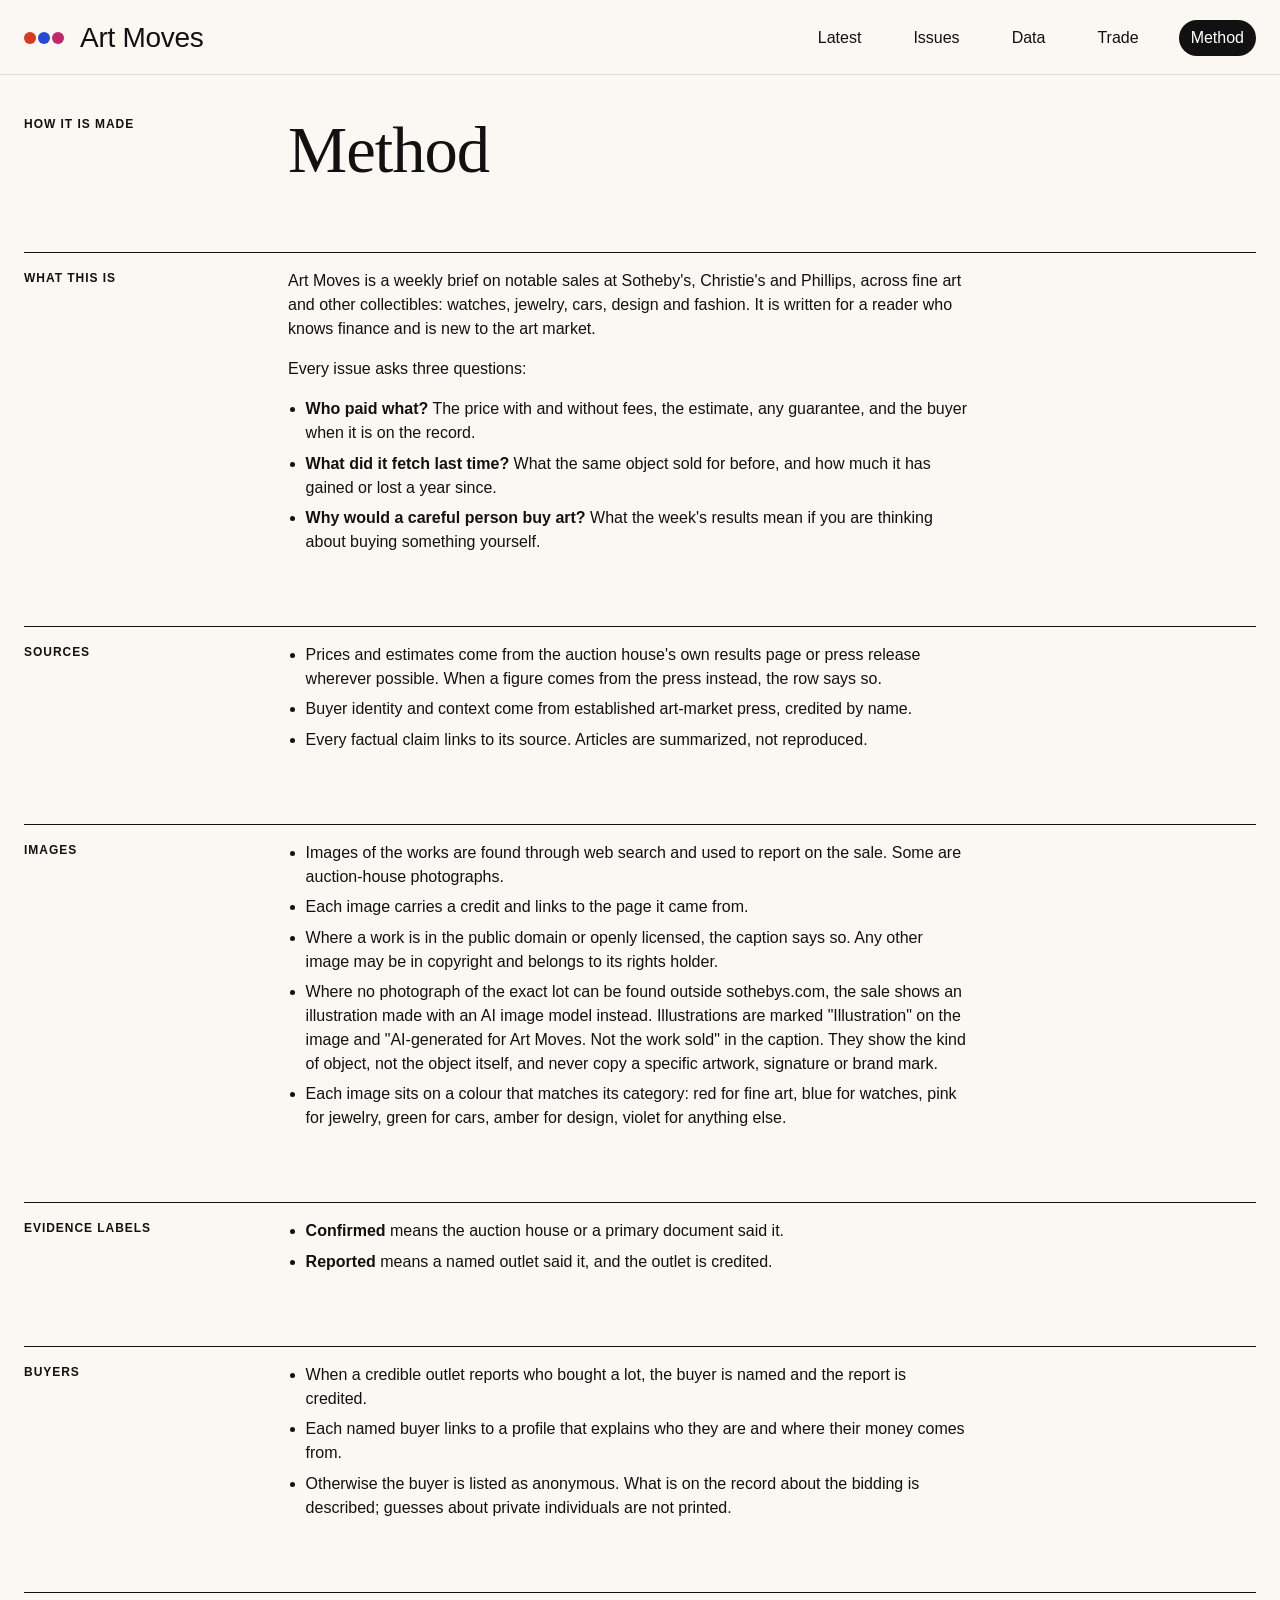
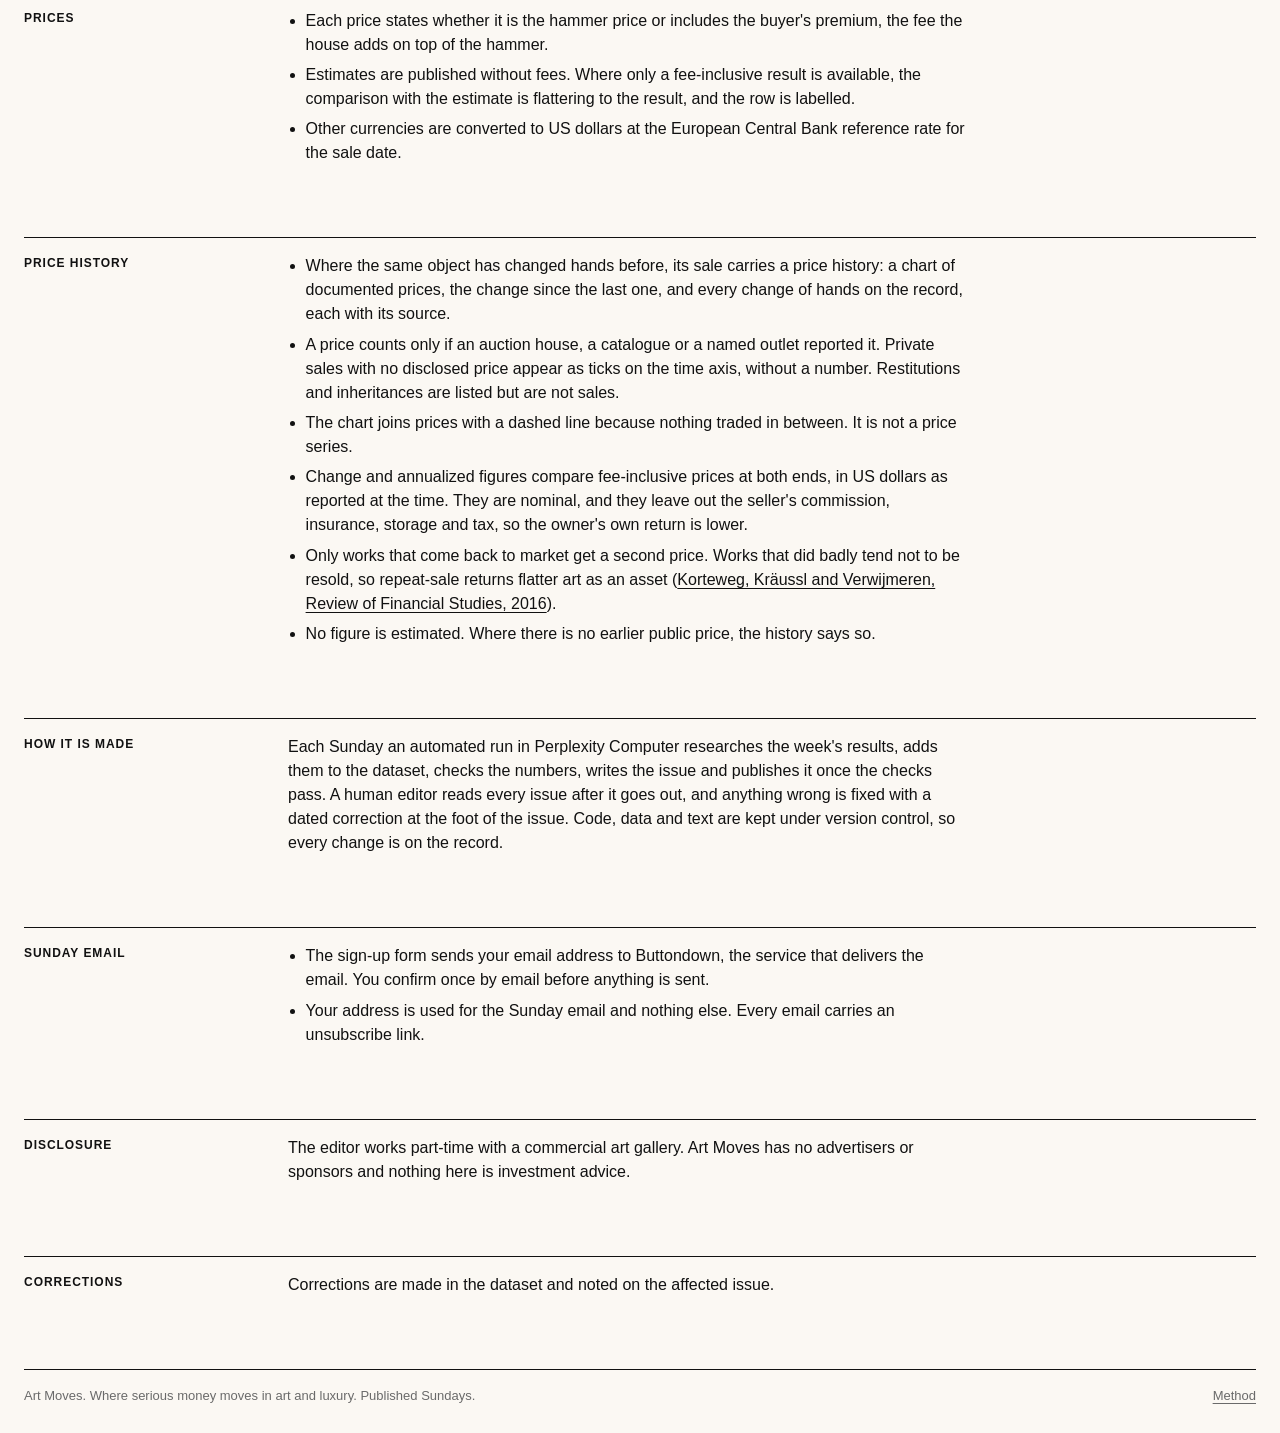
<file: site/about.html>
<!DOCTYPE html><html lang="en"><head><meta charset="utf-8"><meta name="viewport" content="width=device-width, initial-scale=1"><title>Method · Art Moves</title><meta name="description" content="How Art Moves is sourced and made."><meta property="og:site_name" content="Art Moves"><meta property="og:type" content="website"><meta property="og:title" content="Method · Art Moves"><meta property="og:description" content="How Art Moves is sourced and made."><meta property="og:url" content="https://art-moves.pages.dev/about"><meta property="og:image" content="https://art-moves.pages.dev/img/romanov-sapphire-bracelet.jpg"><meta property="og:image:alt" content="Method · Art Moves"><meta name="twitter:card" content="summary_large_image"><link rel="canonical" href="https://art-moves.pages.dev/about"><link rel="icon" href="favicon.svg" type="image/svg+xml"><link rel="preconnect" href="https://api.fontshare.com"><link rel="stylesheet" href="https://api.fontshare.com/v2/css?f[]=switzer@400,500,600&display=swap"><link rel="stylesheet" href="https://api.fontshare.com/v2/css?f[]=gambetta@400,401&display=swap"><link rel="stylesheet" href="site.css"></head><body><a class="skip" href="#main">Skip to content</a><header class="top"><a class="wordmark" href="index.html">Art Moves</a><nav aria-label="Main"><a href="index.html">Latest</a><a href="archive.html">Issues</a><a href="data.html">Data</a><a href="trade.html">Trade</a><a href="about.html" aria-current="page">Method</a></nav></header><main id="main">
<header class="issue-head"><p class="label">How it is made</p><h1 class="display">Method</h1></header><section class="sec" id="what-this-is"><h2 class="label">What this is</h2><div class="sec-body">
<p>Art Moves is a weekly brief on notable sales at Sotheby's, Christie's and Phillips, across fine art and other collectibles: watches, jewelry, cars, design and fashion. It is written for a reader who knows finance and is new to the art market.</p>
<p>Every issue asks three questions:</p>
<ul><li><strong>Who paid what?</strong> The price with and without fees, the estimate, any guarantee, and the buyer when it is on the record.</li><li><strong>What did it fetch last time?</strong> What the same object sold for before, and how much it has gained or lost a year since.</li><li><strong>Why would a careful person buy art?</strong> What the week's results mean if you are thinking about buying something yourself.</li></ul>
</div></section>
<section class="sec" id="sources"><h2 class="label">Sources</h2><div class="sec-body">
<ul><li>Prices and estimates come from the auction house's own results page or press release wherever possible. When a figure comes from the press instead, the row says so.</li><li>Buyer identity and context come from established art-market press, credited by name.</li><li>Every factual claim links to its source. Articles are summarized, not reproduced.</li></ul>
</div></section>
<section class="sec" id="images"><h2 class="label">Images</h2><div class="sec-body">
<ul><li>Images of the works are found through web search and used to report on the sale. Some are auction-house photographs.</li><li>Each image carries a credit and links to the page it came from.</li><li>Where a work is in the public domain or openly licensed, the caption says so. Any other image may be in copyright and belongs to its rights holder.</li><li>Where no photograph of the exact lot can be found outside sothebys.com, the sale shows an illustration made with an AI image model instead. Illustrations are marked "Illustration" on the image and "AI-generated for Art Moves. Not the work sold" in the caption. They show the kind of object, not the object itself, and never copy a specific artwork, signature or brand mark.</li><li>Each image sits on a colour that matches its category: red for fine art, blue for watches, pink for jewelry, green for cars, amber for design, violet for anything else.</li></ul>
</div></section>
<section class="sec" id="evidence-labels"><h2 class="label">Evidence labels</h2><div class="sec-body">
<ul><li><strong>Confirmed</strong> means the auction house or a primary document said it.</li><li><strong>Reported</strong> means a named outlet said it, and the outlet is credited.</li></ul>
</div></section>
<section class="sec" id="buyers"><h2 class="label">Buyers</h2><div class="sec-body">
<ul><li>When a credible outlet reports who bought a lot, the buyer is named and the report is credited.</li><li>Each named buyer links to a profile that explains who they are and where their money comes from.</li><li>Otherwise the buyer is listed as anonymous. What is on the record about the bidding is described; guesses about private individuals are not printed.</li></ul>
</div></section>
<section class="sec" id="prices"><h2 class="label">Prices</h2><div class="sec-body">
<ul><li>Each price states whether it is the hammer price or includes the buyer's premium, the fee the house adds on top of the hammer.</li><li>Estimates are published without fees. Where only a fee-inclusive result is available, the comparison with the estimate is flattering to the result, and the row is labelled.</li><li>Other currencies are converted to US dollars at the European Central Bank reference rate for the sale date.</li></ul>
</div></section>
<section class="sec" id="price-history"><h2 class="label">Price history</h2><div class="sec-body">
<ul><li>Where the same object has changed hands before, its sale carries a price history: a chart of documented prices, the change since the last one, and every change of hands on the record, each with its source.</li><li>A price counts only if an auction house, a catalogue or a named outlet reported it. Private sales with no disclosed price appear as ticks on the time axis, without a number. Restitutions and inheritances are listed but are not sales.</li><li>The chart joins prices with a dashed line because nothing traded in between. It is not a price series.</li><li>Change and annualized figures compare fee-inclusive prices at both ends, in US dollars as reported at the time. They are nominal, and they leave out the seller's commission, insurance, storage and tax, so the owner's own return is lower.</li><li>Only works that come back to market get a second price. Works that did badly tend not to be resold, so repeat-sale returns flatter art as an asset (<a href="https://academic.oup.com/rfs/article-abstract/29/4/1007/1896045">Korteweg, Kräussl and Verwijmeren, Review of Financial Studies, 2016</a>).</li><li>No figure is estimated. Where there is no earlier public price, the history says so.</li></ul>
</div></section>
<section class="sec" id="how-it-is-made"><h2 class="label">How it is made</h2><div class="sec-body">
<p>Each Sunday an automated run in Perplexity Computer researches the week's results, adds them to the dataset, checks the numbers, writes the issue and publishes it once the checks pass. A human editor reads every issue after it goes out, and anything wrong is fixed with a dated correction at the foot of the issue. Code, data and text are kept under version control, so every change is on the record.</p>
</div></section>
<section class="sec" id="sunday-email"><h2 class="label">Sunday email</h2><div class="sec-body">
<ul><li>The sign-up form sends your email address to Buttondown, the service that delivers the email. You confirm once by email before anything is sent.</li><li>Your address is used for the Sunday email and nothing else. Every email carries an unsubscribe link.</li></ul>
</div></section>
<section class="sec" id="disclosure"><h2 class="label">Disclosure</h2><div class="sec-body">
<p>The editor works part-time with a commercial art gallery. Art Moves has no advertisers or sponsors and nothing here is investment advice.</p>
</div></section>
<section class="sec" id="corrections"><h2 class="label">Corrections</h2><div class="sec-body">
<p>Corrections are made in the dataset and noted on the affected issue.</p>
</div></section>
</main><footer class="foot"><span>Art Moves. Where serious money moves in art and luxury. Published Sundays.</span><span><a href="about.html">Method</a></span></footer></body></html>
</file>
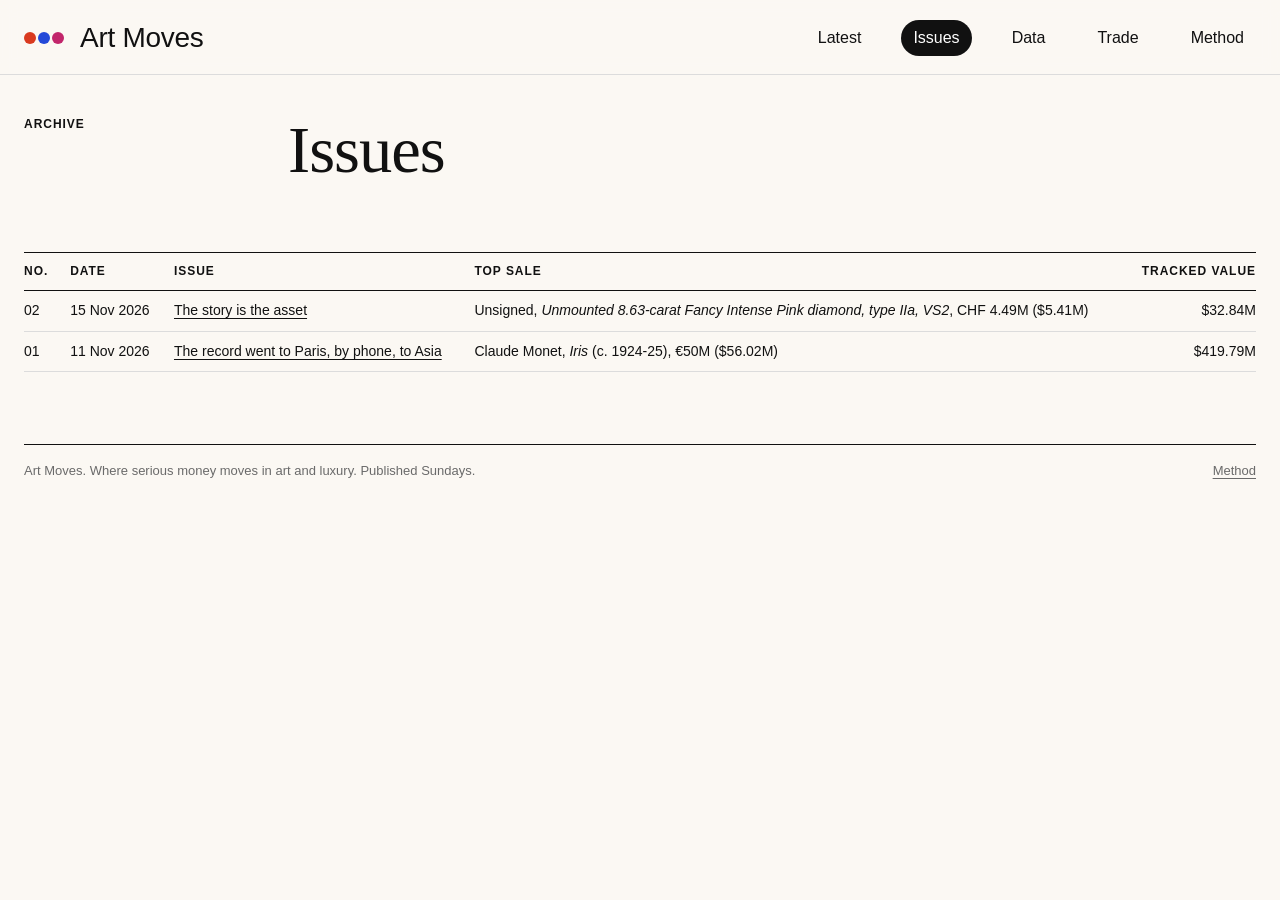
<file: site/archive.html>
<!DOCTYPE html><html lang="en"><head><meta charset="utf-8"><meta name="viewport" content="width=device-width, initial-scale=1"><title>Issues · Art Moves</title><meta name="description" content="Every issue of Art Moves."><meta property="og:site_name" content="Art Moves"><meta property="og:type" content="website"><meta property="og:title" content="Issues · Art Moves"><meta property="og:description" content="Every issue of Art Moves."><meta property="og:url" content="https://art-moves.pages.dev/archive"><meta property="og:image" content="https://art-moves.pages.dev/img/romanov-sapphire-bracelet.jpg"><meta property="og:image:alt" content="Issues · Art Moves"><meta name="twitter:card" content="summary_large_image"><link rel="canonical" href="https://art-moves.pages.dev/archive"><link rel="icon" href="favicon.svg" type="image/svg+xml"><link rel="preconnect" href="https://api.fontshare.com"><link rel="stylesheet" href="https://api.fontshare.com/v2/css?f[]=switzer@400,500,600&display=swap"><link rel="stylesheet" href="https://api.fontshare.com/v2/css?f[]=gambetta@400,401&display=swap"><link rel="stylesheet" href="site.css"></head><body><a class="skip" href="#main">Skip to content</a><header class="top"><a class="wordmark" href="index.html">Art Moves</a><nav aria-label="Main"><a href="index.html">Latest</a><a href="archive.html" aria-current="page">Issues</a><a href="data.html">Data</a><a href="trade.html">Trade</a><a href="about.html">Method</a></nav></header><main id="main">
<header class="issue-head"><p class="label">Archive</p><h1 class="display">Issues</h1></header><div class="scroll"><table class="index"><thead><tr><th>No.</th><th>Date</th><th>Issue</th><th>Top sale</th><th class="num">Tracked value</th></tr></thead><tbody><tr><td>02</td><td>15 Nov 2026</td><td><a href="002.html">The story is the asset</a></td><td>Unsigned, <i>Unmounted 8.63-carat Fancy Intense Pink diamond, type IIa, VS2</i>, CHF 4.49M ($5.41M)</td><td class="num">$32.84M</td></tr><tr><td>01</td><td>11 Nov 2026</td><td><a href="001.html">The record went to Paris, by phone, to Asia</a></td><td>Claude Monet, <i>Iris</i> (c. 1924-25), €50M ($56.02M)</td><td class="num">$419.79M</td></tr></tbody></table></div>
</main><footer class="foot"><span>Art Moves. Where serious money moves in art and luxury. Published Sundays.</span><span><a href="about.html">Method</a></span></footer></body></html>
</file>
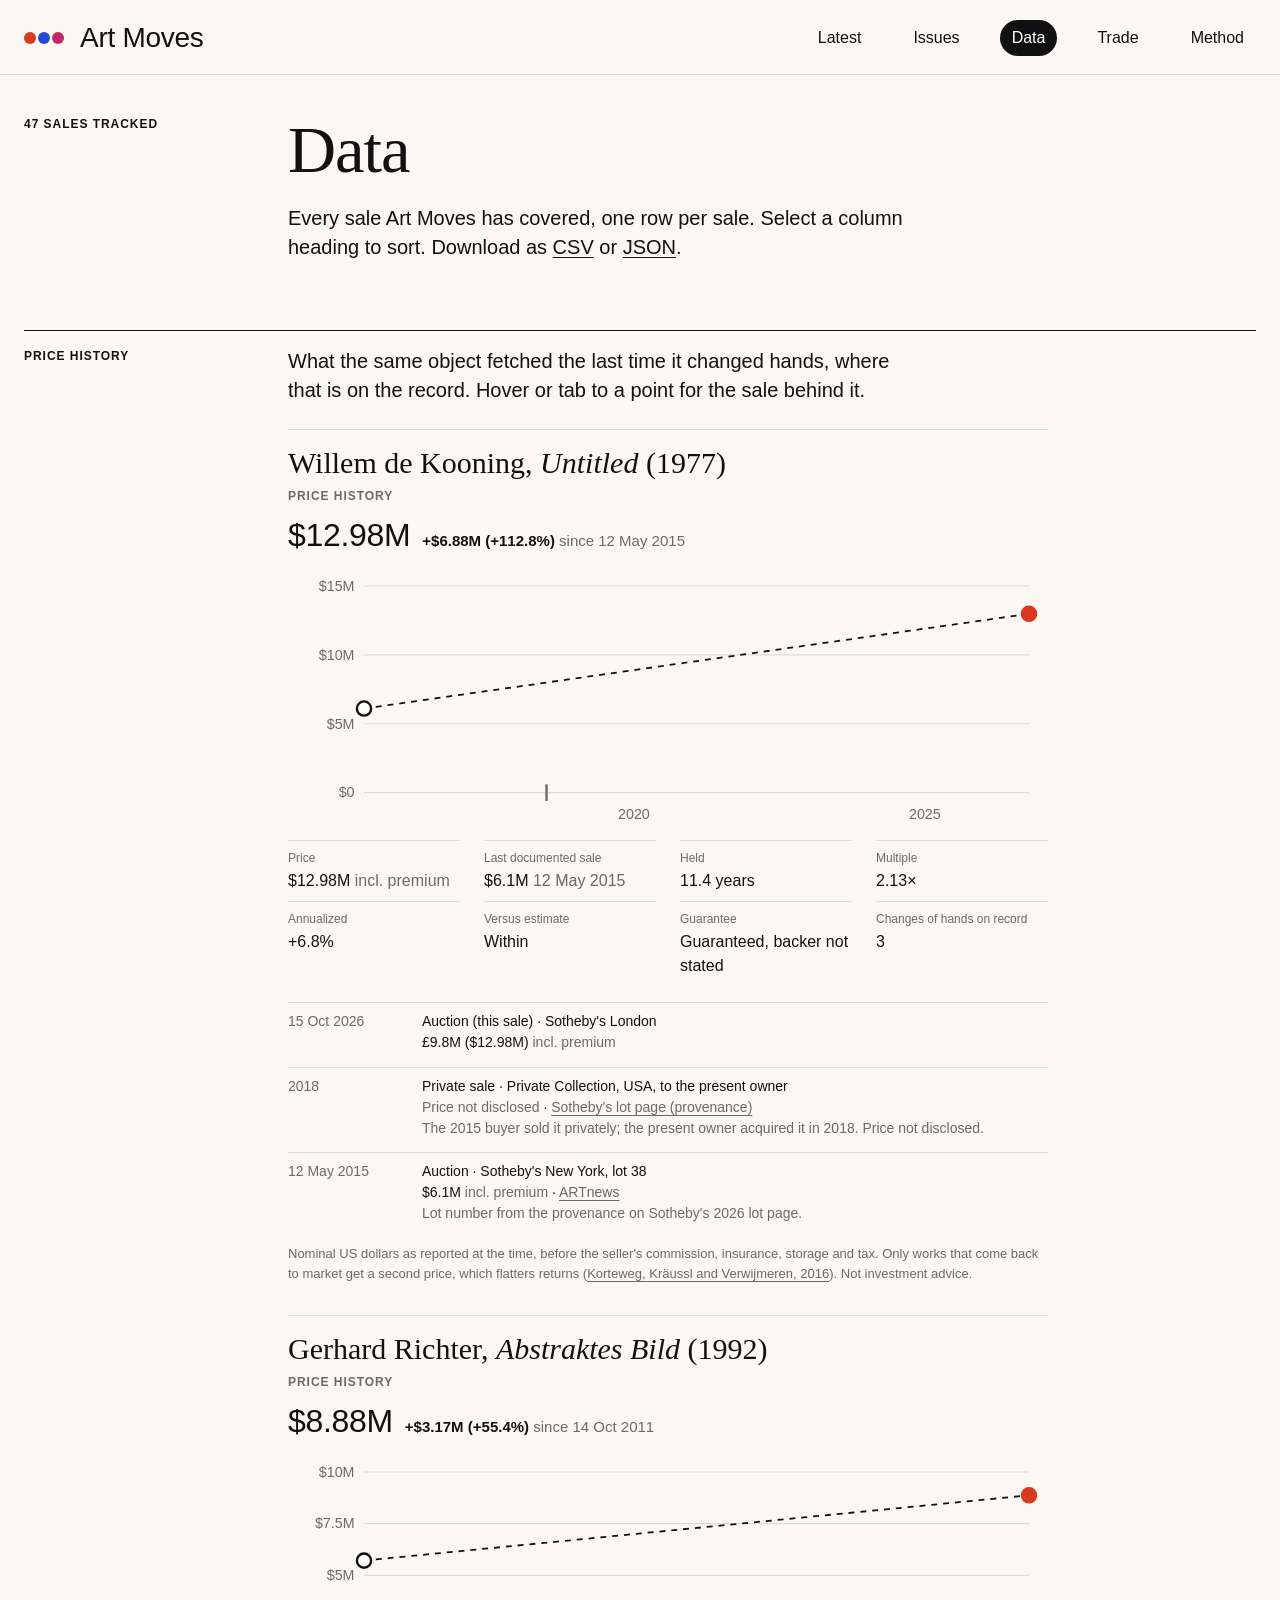
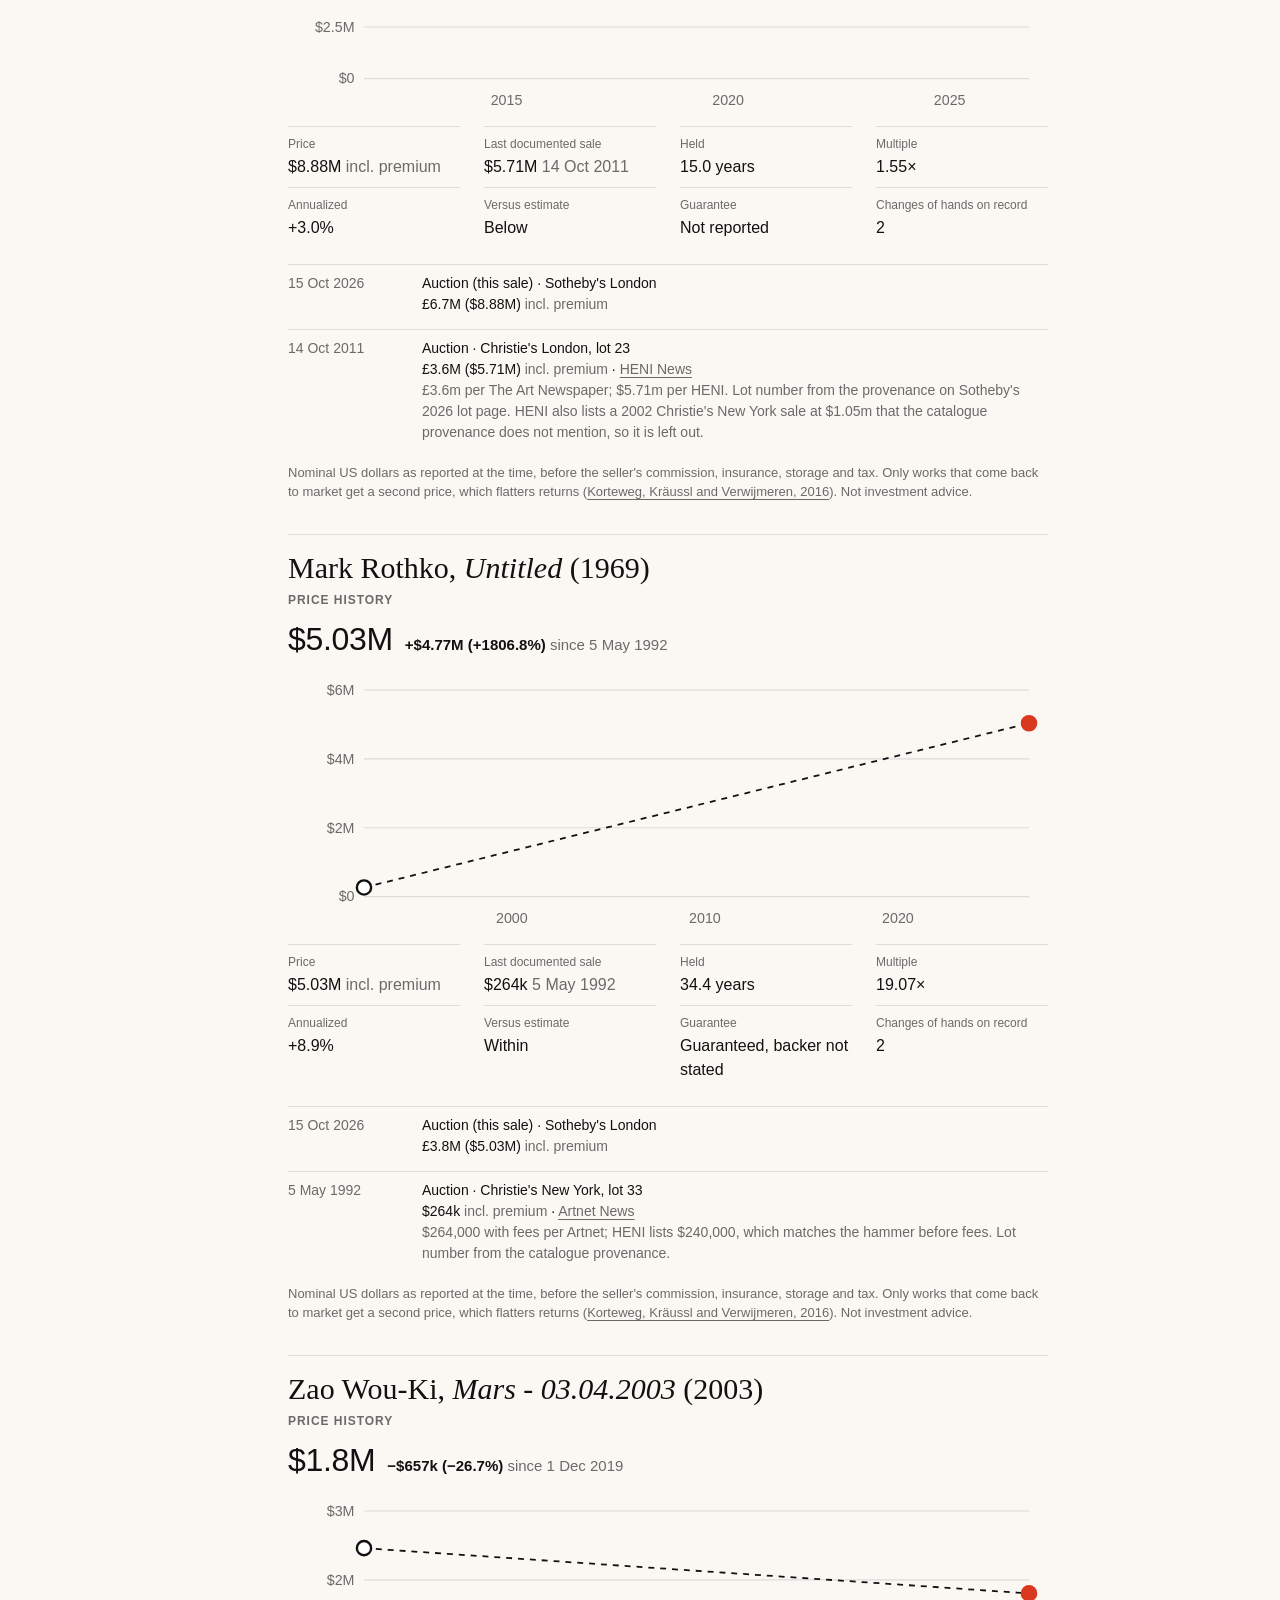
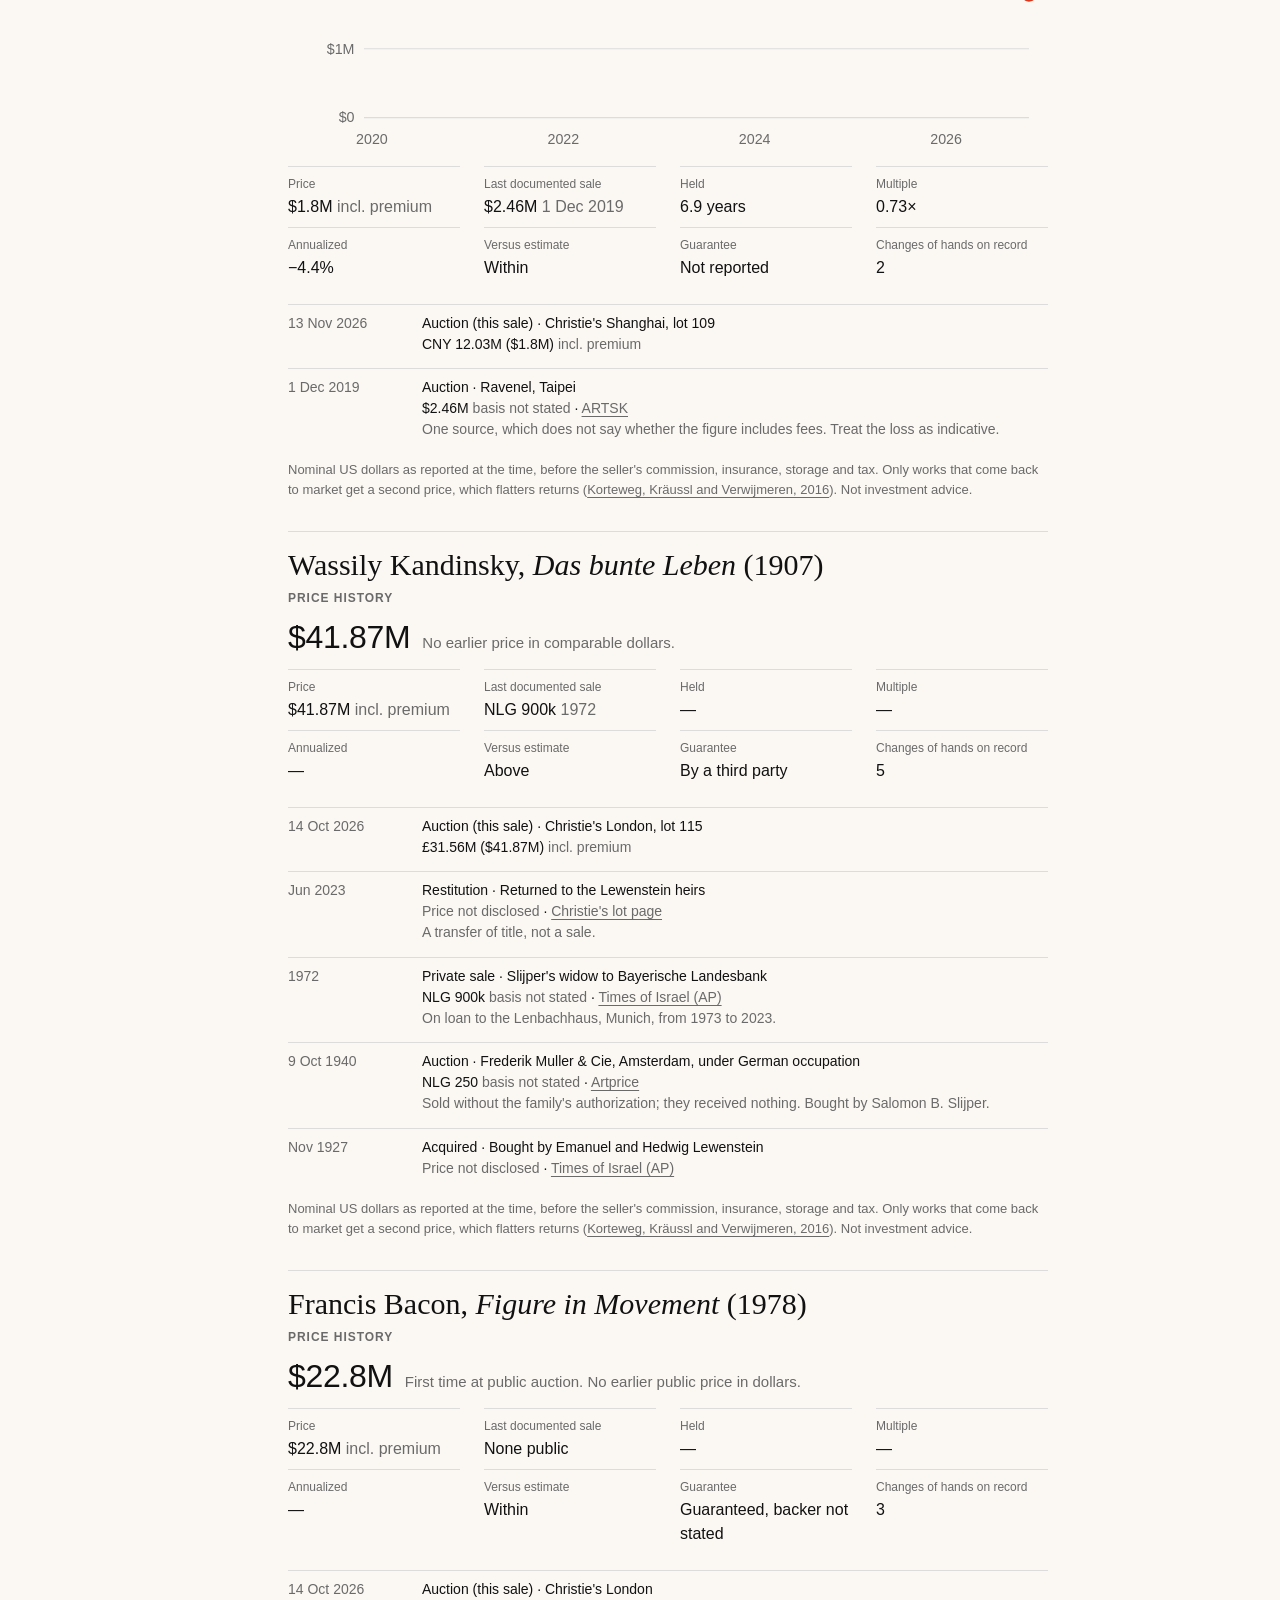
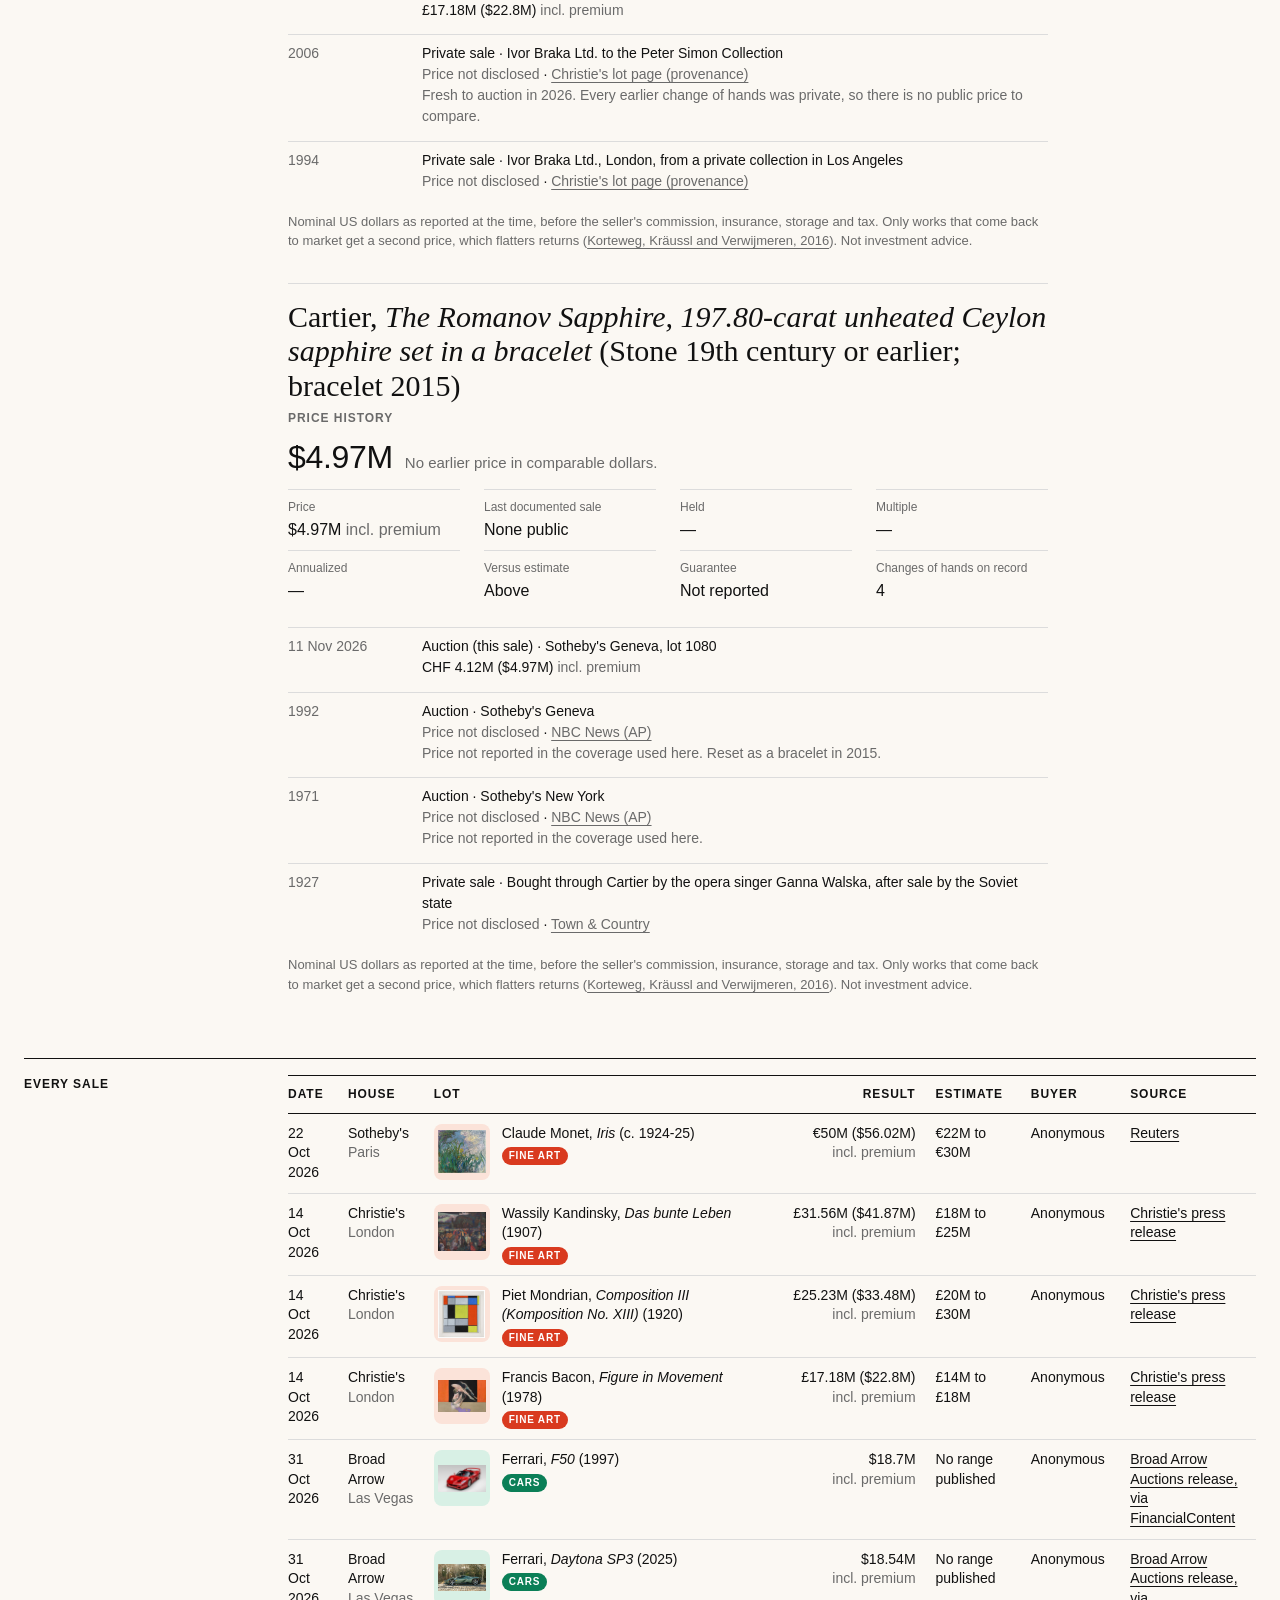
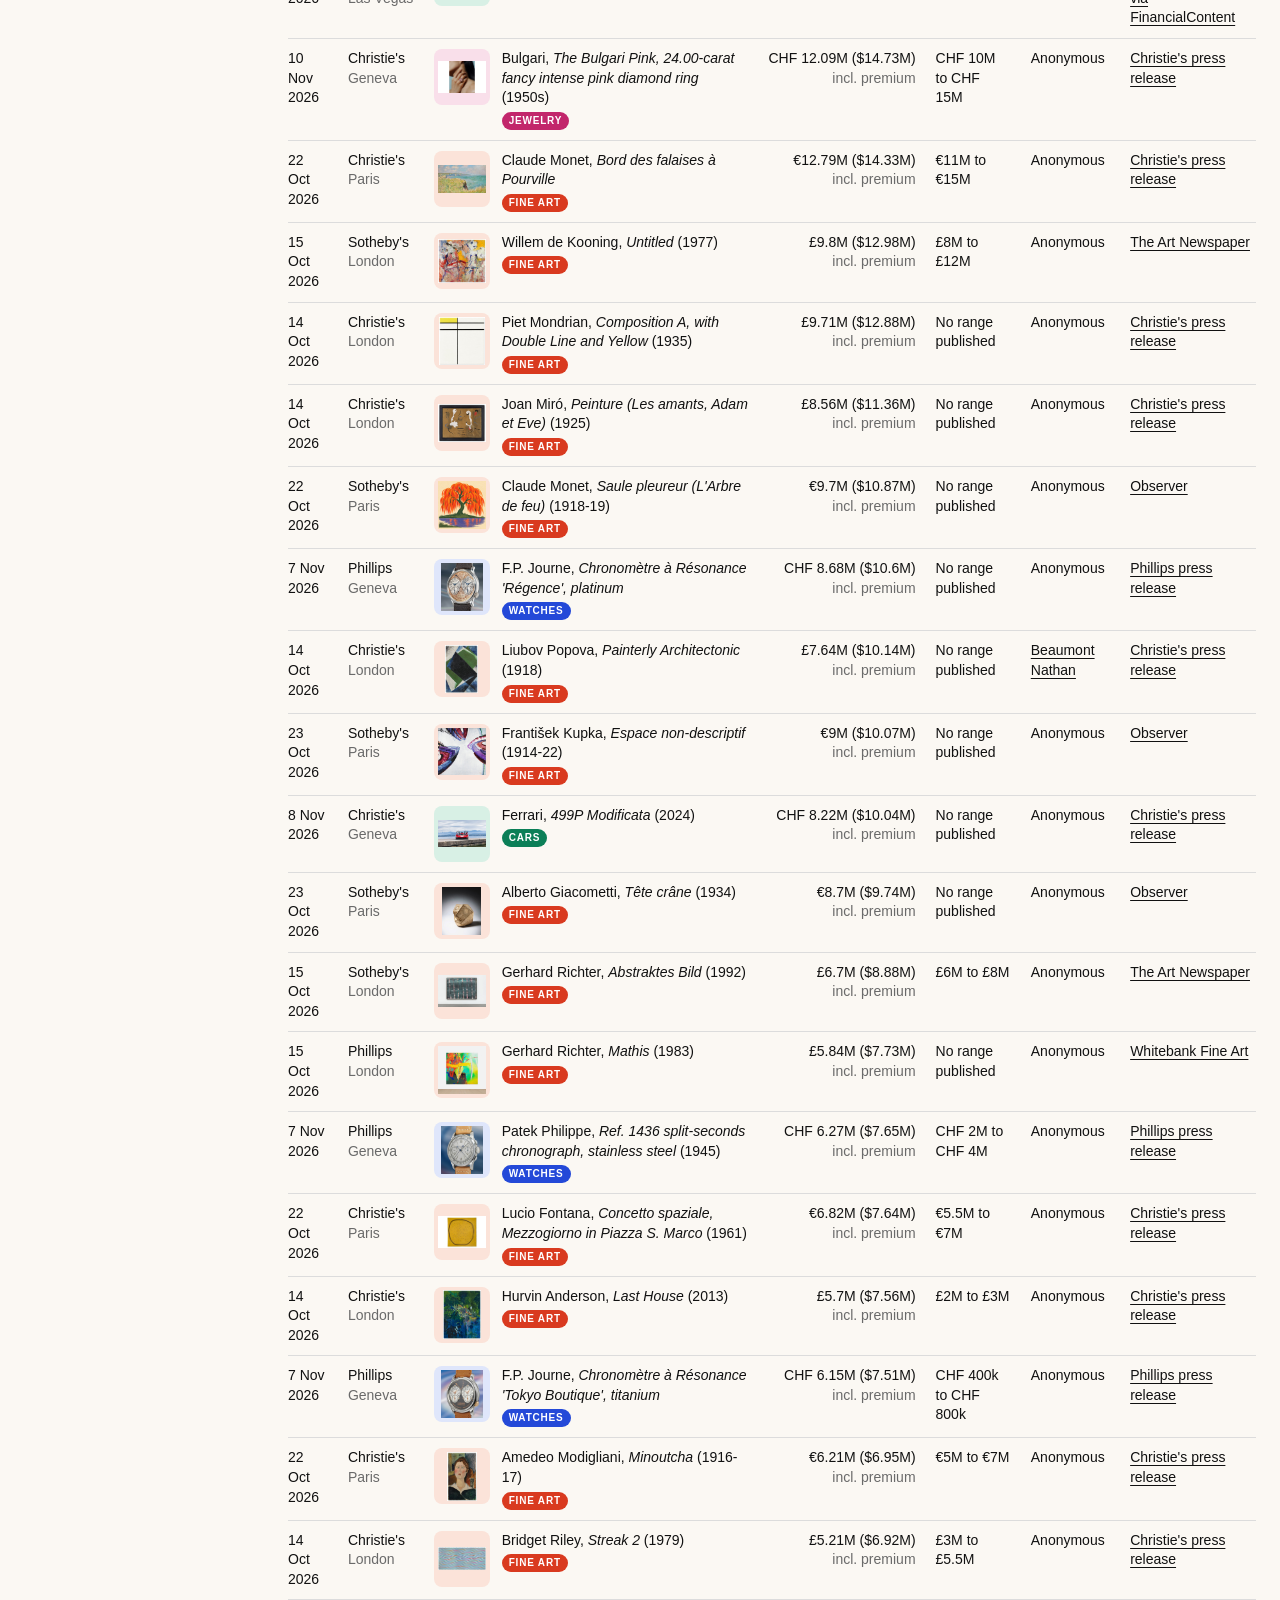
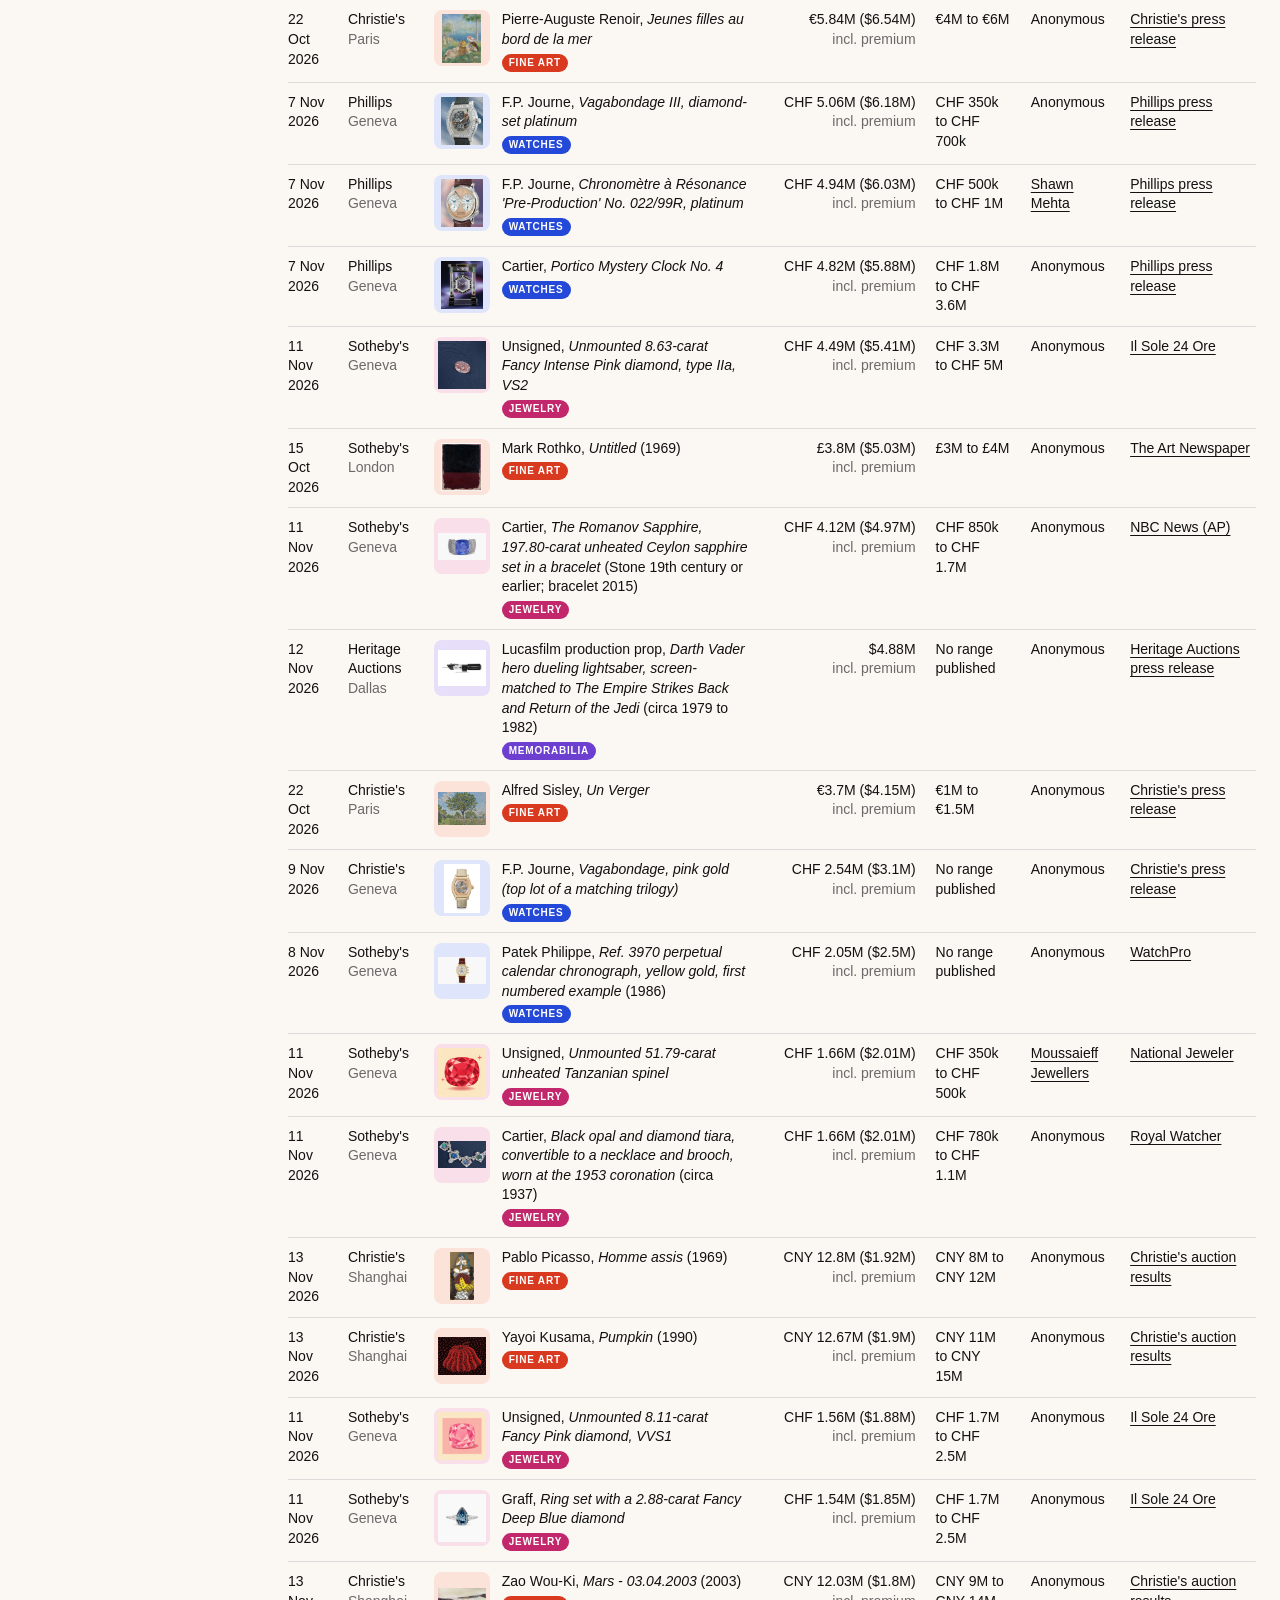
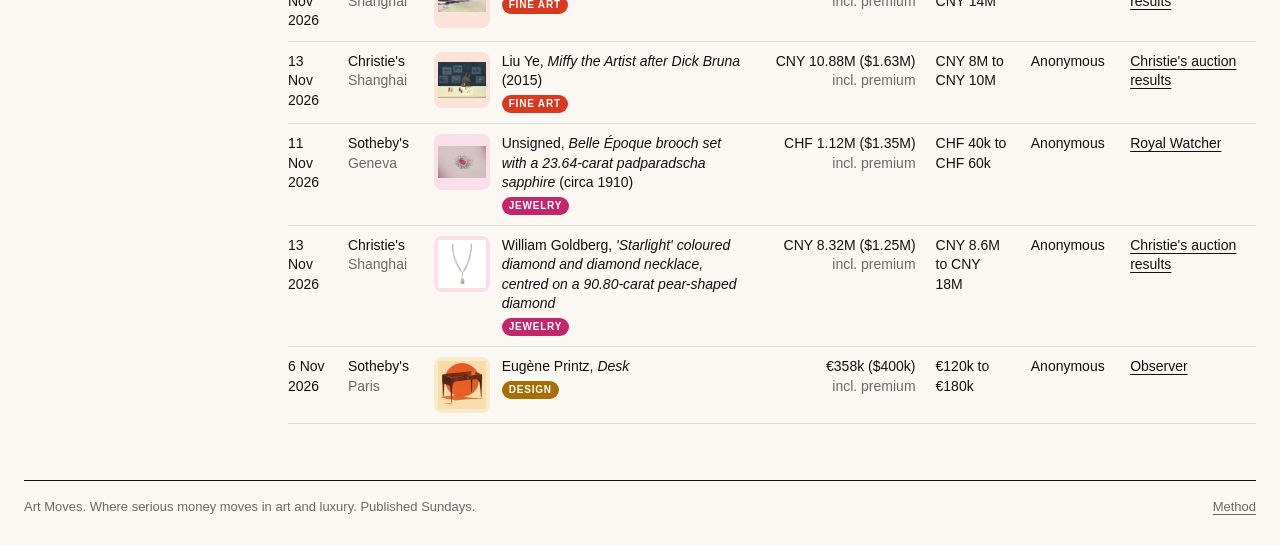
<file: site/data.html>
<!DOCTYPE html><html lang="en"><head><meta charset="utf-8"><meta name="viewport" content="width=device-width, initial-scale=1"><title>Data · Art Moves</title><meta name="description" content="The Art Moves sales dataset."><meta property="og:site_name" content="Art Moves"><meta property="og:type" content="website"><meta property="og:title" content="Data · Art Moves"><meta property="og:description" content="The Art Moves sales dataset."><meta property="og:url" content="https://art-moves.pages.dev/data"><meta property="og:image" content="https://art-moves.pages.dev/img/romanov-sapphire-bracelet.jpg"><meta property="og:image:alt" content="Data · Art Moves"><meta name="twitter:card" content="summary_large_image"><link rel="canonical" href="https://art-moves.pages.dev/data"><link rel="icon" href="favicon.svg" type="image/svg+xml"><link rel="preconnect" href="https://api.fontshare.com"><link rel="stylesheet" href="https://api.fontshare.com/v2/css?f[]=switzer@400,500,600&display=swap"><link rel="stylesheet" href="https://api.fontshare.com/v2/css?f[]=gambetta@400,401&display=swap"><link rel="stylesheet" href="site.css"></head><body><a class="skip" href="#main">Skip to content</a><header class="top"><a class="wordmark" href="index.html">Art Moves</a><nav aria-label="Main"><a href="index.html">Latest</a><a href="archive.html">Issues</a><a href="data.html" aria-current="page">Data</a><a href="trade.html">Trade</a><a href="about.html">Method</a></nav></header><main id="main">
<header class="issue-head"><p class="label">47 sales tracked</p><h1 class="display">Data</h1><p class="standfirst">Every sale Art Moves has covered, one row per sale. Select a column heading to sort. Download as <a href="sales.csv">CSV</a> or <a href="sales.json">JSON</a>.</p></header><section class="sec" id="price-history"><h2 class="label">Price history</h2><div class="sec-body wide"><p class="standfirst">What the same object fetched the last time it changed hands, where that is on the record. Hover or tab to a point for the sale behind it.</p><section class="ticker" aria-label="Price history"><h3 class="sale-title">Willem de Kooning, <i>Untitled</i> (1977)</h3><p class="label">Price history</p><p class="quote"><span class="q-price" data-default="$12.98M">$12.98M</span> <span class="q-note" data-default="&lt;span class=&quot;chg&quot;&gt;+$6.88M (+112.8%)&lt;/span&gt; &lt;span class=&quot;dim&quot;&gt;since 12 May 2015&lt;/span&gt;"><span class="chg">+$6.88M (+112.8%)</span> <span class="dim">since 12 May 2015</span></span></p><svg class="ticker-chart" viewBox="0 0 640 220" role="img" aria-label="Documented sale prices for Untitled, in US dollars"><line class="grid" x1="64" x2="624" y1="190.0" y2="190.0"/><text class="axis" x="56" y="194.0" text-anchor="end">$0</text><line class="grid" x1="64" x2="624" y1="132.0" y2="132.0"/><text class="axis" x="56" y="136.0" text-anchor="end">$5M</text><line class="grid" x1="64" x2="624" y1="74.0" y2="74.0"/><text class="axis" x="56" y="78.0" text-anchor="end">$10M</text><line class="grid" x1="64" x2="624" y1="16.0" y2="16.0"/><text class="axis" x="56" y="20.0" text-anchor="end">$15M</text><text class="axis" x="291.3" y="212" text-anchor="middle">2020</text><text class="axis" x="536.3" y="212" text-anchor="middle">2025</text><polyline class="link" points="64.0,119.2 624.0,39.4"/><line class="tick" x1="217.7" x2="217.7" y1="183.0" y2="197.0"><title>2018: private sale, price not disclosed</title></line><circle class="pt" cx="64.0" cy="119.2" r="6" tabindex="0" data-price="$6.1M" data-when="12 May 2015" data-where="Sotheby&#x27;s New York, lot 38" aria-label="12 May 2015, Sotheby&#x27;s New York, lot 38: $6.1M"><title>12 May 2015, Sotheby&#x27;s New York, lot 38: $6.1M</title></circle><circle class="pt now" cx="624.0" cy="39.4" r="6" tabindex="0" data-price="$12.98M" data-when="15 Oct 2026" data-where="Sotheby&#x27;s London" aria-label="15 Oct 2026, Sotheby&#x27;s London: £9.8M ($12.98M)"><title>15 Oct 2026, Sotheby&#x27;s London: £9.8M ($12.98M)</title></circle></svg><dl class="stats"><div><dt>Price</dt><dd>$12.98M <span class="dim">incl. premium</span></dd></div><div><dt>Last documented sale</dt><dd>$6.1M <span class="dim">12 May 2015</span></dd></div><div><dt>Held</dt><dd>11.4 years</dd></div><div><dt>Multiple</dt><dd>2.13×</dd></div><div><dt>Annualized</dt><dd>+6.8%</dd></div><div><dt>Versus estimate</dt><dd>Within</dd></div><div><dt>Guarantee</dt><dd>Guaranteed, backer not stated</dd></div><div><dt>Changes of hands on record</dt><dd>3</dd></div></dl><ol class="timeline"><li><span class="tl-when">15 Oct 2026</span><span class="tl-what">Auction (this sale) · Sotheby&#x27;s London<br>£9.8M ($12.98M) <span class="dim">incl. premium</span></span></li><li><span class="tl-when">2018</span><span class="tl-what">Private sale · Private Collection, USA, to the present owner<br><span class="dim">Price not disclosed</span> · <a class="dim" href="https://www.sothebys.com/en/buy/auction/2026/contemporary-evening-auction-l26024/untitled?locale=en" target="_blank" rel="noopener">Sotheby&#x27;s lot page (provenance)</a><br><span class="dim">The 2015 buyer sold it privately; the present owner acquired it in 2018. Price not disclosed.</span></span></li><li><span class="tl-when">12 May 2015</span><span class="tl-what">Auction · Sotheby&#x27;s New York, lot 38<br>$6.1M <span class="dim">incl. premium</span> · <a class="dim" href="https://www.artnews.com/art-news/market/sothebys-london-contemporary-art-sale-61m-de-kooning-1234802516/" target="_blank" rel="noopener">ARTnews</a><br><span class="dim">Lot number from the provenance on Sotheby&#x27;s 2026 lot page.</span></span></li></ol><p class="dim small">Nominal US dollars as reported at the time, before the seller's commission, insurance, storage and tax. Only works that come back to market get a second price, which flatters returns (<a href="https://academic.oup.com/rfs/article-abstract/29/4/1007/1896045" target="_blank" rel="noopener">Korteweg, Kräussl and Verwijmeren, 2016</a>). Not investment advice.</p></section><section class="ticker" aria-label="Price history"><h3 class="sale-title">Gerhard Richter, <i>Abstraktes Bild</i> (1992)</h3><p class="label">Price history</p><p class="quote"><span class="q-price" data-default="$8.88M">$8.88M</span> <span class="q-note" data-default="&lt;span class=&quot;chg&quot;&gt;+$3.17M (+55.4%)&lt;/span&gt; &lt;span class=&quot;dim&quot;&gt;since 14 Oct 2011&lt;/span&gt;"><span class="chg">+$3.17M (+55.4%)</span> <span class="dim">since 14 Oct 2011</span></span></p><svg class="ticker-chart" viewBox="0 0 640 220" role="img" aria-label="Documented sale prices for Abstraktes Bild, in US dollars"><line class="grid" x1="64" x2="624" y1="190.0" y2="190.0"/><text class="axis" x="56" y="194.0" text-anchor="end">$0</text><line class="grid" x1="64" x2="624" y1="146.5" y2="146.5"/><text class="axis" x="56" y="150.5" text-anchor="end">$2.5M</text><line class="grid" x1="64" x2="624" y1="103.0" y2="103.0"/><text class="axis" x="56" y="107.0" text-anchor="end">$5M</text><line class="grid" x1="64" x2="624" y1="59.5" y2="59.5"/><text class="axis" x="56" y="63.5" text-anchor="end">$7.5M</text><line class="grid" x1="64" x2="624" y1="16.0" y2="16.0"/><text class="axis" x="56" y="20.0" text-anchor="end">$10M</text><text class="axis" x="184.0" y="212" text-anchor="middle">2015</text><text class="axis" x="370.6" y="212" text-anchor="middle">2020</text><text class="axis" x="557.2" y="212" text-anchor="middle">2025</text><polyline class="link" points="64.0,90.6 624.0,35.6"/><circle class="pt" cx="64.0" cy="90.6" r="6" tabindex="0" data-price="$5.71M" data-when="14 Oct 2011" data-where="Christie&#x27;s London, lot 23" aria-label="14 Oct 2011, Christie&#x27;s London, lot 23: £3.6M ($5.71M)"><title>14 Oct 2011, Christie&#x27;s London, lot 23: £3.6M ($5.71M)</title></circle><circle class="pt now" cx="624.0" cy="35.6" r="6" tabindex="0" data-price="$8.88M" data-when="15 Oct 2026" data-where="Sotheby&#x27;s London" aria-label="15 Oct 2026, Sotheby&#x27;s London: £6.7M ($8.88M)"><title>15 Oct 2026, Sotheby&#x27;s London: £6.7M ($8.88M)</title></circle></svg><dl class="stats"><div><dt>Price</dt><dd>$8.88M <span class="dim">incl. premium</span></dd></div><div><dt>Last documented sale</dt><dd>$5.71M <span class="dim">14 Oct 2011</span></dd></div><div><dt>Held</dt><dd>15.0 years</dd></div><div><dt>Multiple</dt><dd>1.55×</dd></div><div><dt>Annualized</dt><dd>+3.0%</dd></div><div><dt>Versus estimate</dt><dd>Below</dd></div><div><dt>Guarantee</dt><dd>Not reported</dd></div><div><dt>Changes of hands on record</dt><dd>2</dd></div></dl><ol class="timeline"><li><span class="tl-when">15 Oct 2026</span><span class="tl-what">Auction (this sale) · Sotheby&#x27;s London<br>£6.7M ($8.88M) <span class="dim">incl. premium</span></span></li><li><span class="tl-when">14 Oct 2011</span><span class="tl-what">Auction · Christie&#x27;s London, lot 23<br>£3.6M ($5.71M) <span class="dim">incl. premium</span> · <a class="dim" href="https://heni.com/news/article/gerhard-richter-abstraktes-bild-2026-10-15" target="_blank" rel="noopener">HENI News</a><br><span class="dim">£3.6m per The Art Newspaper; $5.71m per HENI. Lot number from the provenance on Sotheby&#x27;s 2026 lot page. HENI also lists a 2002 Christie&#x27;s New York sale at $1.05m that the catalogue provenance does not mention, so it is left out.</span></span></li></ol><p class="dim small">Nominal US dollars as reported at the time, before the seller's commission, insurance, storage and tax. Only works that come back to market get a second price, which flatters returns (<a href="https://academic.oup.com/rfs/article-abstract/29/4/1007/1896045" target="_blank" rel="noopener">Korteweg, Kräussl and Verwijmeren, 2016</a>). Not investment advice.</p></section><section class="ticker" aria-label="Price history"><h3 class="sale-title">Mark Rothko, <i>Untitled</i> (1969)</h3><p class="label">Price history</p><p class="quote"><span class="q-price" data-default="$5.03M">$5.03M</span> <span class="q-note" data-default="&lt;span class=&quot;chg&quot;&gt;+$4.77M (+1806.8%)&lt;/span&gt; &lt;span class=&quot;dim&quot;&gt;since 5 May 1992&lt;/span&gt;"><span class="chg">+$4.77M (+1806.8%)</span> <span class="dim">since 5 May 1992</span></span></p><svg class="ticker-chart" viewBox="0 0 640 220" role="img" aria-label="Documented sale prices for Untitled, in US dollars"><line class="grid" x1="64" x2="624" y1="190.0" y2="190.0"/><text class="axis" x="56" y="194.0" text-anchor="end">$0</text><line class="grid" x1="64" x2="624" y1="132.0" y2="132.0"/><text class="axis" x="56" y="136.0" text-anchor="end">$2M</text><line class="grid" x1="64" x2="624" y1="74.0" y2="74.0"/><text class="axis" x="56" y="78.0" text-anchor="end">$4M</text><line class="grid" x1="64" x2="624" y1="16.0" y2="16.0"/><text class="axis" x="56" y="20.0" text-anchor="end">$6M</text><text class="axis" x="188.5" y="212" text-anchor="middle">2000</text><text class="axis" x="351.1" y="212" text-anchor="middle">2010</text><text class="axis" x="513.6" y="212" text-anchor="middle">2020</text><polyline class="link" points="64.0,182.3 624.0,44.0"/><circle class="pt" cx="64.0" cy="182.3" r="6" tabindex="0" data-price="$264k" data-when="5 May 1992" data-where="Christie&#x27;s New York, lot 33" aria-label="5 May 1992, Christie&#x27;s New York, lot 33: $264k"><title>5 May 1992, Christie&#x27;s New York, lot 33: $264k</title></circle><circle class="pt now" cx="624.0" cy="44.0" r="6" tabindex="0" data-price="$5.03M" data-when="15 Oct 2026" data-where="Sotheby&#x27;s London" aria-label="15 Oct 2026, Sotheby&#x27;s London: £3.8M ($5.03M)"><title>15 Oct 2026, Sotheby&#x27;s London: £3.8M ($5.03M)</title></circle></svg><dl class="stats"><div><dt>Price</dt><dd>$5.03M <span class="dim">incl. premium</span></dd></div><div><dt>Last documented sale</dt><dd>$264k <span class="dim">5 May 1992</span></dd></div><div><dt>Held</dt><dd>34.4 years</dd></div><div><dt>Multiple</dt><dd>19.07×</dd></div><div><dt>Annualized</dt><dd>+8.9%</dd></div><div><dt>Versus estimate</dt><dd>Within</dd></div><div><dt>Guarantee</dt><dd>Guaranteed, backer not stated</dd></div><div><dt>Changes of hands on record</dt><dd>2</dd></div></dl><ol class="timeline"><li><span class="tl-when">15 Oct 2026</span><span class="tl-what">Auction (this sale) · Sotheby&#x27;s London<br>£3.8M ($5.03M) <span class="dim">incl. premium</span></span></li><li><span class="tl-when">5 May 1992</span><span class="tl-what">Auction · Christie&#x27;s New York, lot 33<br>$264k <span class="dim">incl. premium</span> · <a class="dim" href="https://news.artnet.com/market/sothebys-contemporary-evening-london-2026-2824599" target="_blank" rel="noopener">Artnet News</a><br><span class="dim">$264,000 with fees per Artnet; HENI lists $240,000, which matches the hammer before fees. Lot number from the catalogue provenance.</span></span></li></ol><p class="dim small">Nominal US dollars as reported at the time, before the seller's commission, insurance, storage and tax. Only works that come back to market get a second price, which flatters returns (<a href="https://academic.oup.com/rfs/article-abstract/29/4/1007/1896045" target="_blank" rel="noopener">Korteweg, Kräussl and Verwijmeren, 2016</a>). Not investment advice.</p></section><section class="ticker" aria-label="Price history"><h3 class="sale-title">Zao Wou-Ki, <i>Mars - 03.04.2003</i> (2003)</h3><p class="label">Price history</p><p class="quote"><span class="q-price" data-default="$1.8M">$1.8M</span> <span class="q-note" data-default="&lt;span class=&quot;chg&quot;&gt;−$657k (−26.7%)&lt;/span&gt; &lt;span class=&quot;dim&quot;&gt;since 1 Dec 2019&lt;/span&gt;"><span class="chg">−$657k (−26.7%)</span> <span class="dim">since 1 Dec 2019</span></span></p><svg class="ticker-chart" viewBox="0 0 640 220" role="img" aria-label="Documented sale prices for Mars - 03.04.2003, in US dollars"><line class="grid" x1="64" x2="624" y1="190.0" y2="190.0"/><text class="axis" x="56" y="194.0" text-anchor="end">$0</text><line class="grid" x1="64" x2="624" y1="132.0" y2="132.0"/><text class="axis" x="56" y="136.0" text-anchor="end">$1M</text><line class="grid" x1="64" x2="624" y1="74.0" y2="74.0"/><text class="axis" x="56" y="78.0" text-anchor="end">$2M</text><line class="grid" x1="64" x2="624" y1="16.0" y2="16.0"/><text class="axis" x="56" y="20.0" text-anchor="end">$3M</text><text class="axis" x="70.7" y="212" text-anchor="middle">2020</text><text class="axis" x="231.9" y="212" text-anchor="middle">2022</text><text class="axis" x="393.0" y="212" text-anchor="middle">2024</text><text class="axis" x="554.2" y="212" text-anchor="middle">2026</text><polyline class="link" points="64.0,47.3 624.0,85.4"/><circle class="pt" cx="64.0" cy="47.3" r="6" tabindex="0" data-price="$2.46M" data-when="1 Dec 2019" data-where="Ravenel, Taipei" aria-label="1 Dec 2019, Ravenel, Taipei: $2.46M"><title>1 Dec 2019, Ravenel, Taipei: $2.46M</title></circle><circle class="pt now" cx="624.0" cy="85.4" r="6" tabindex="0" data-price="$1.8M" data-when="13 Nov 2026" data-where="Christie&#x27;s Shanghai, lot 109" aria-label="13 Nov 2026, Christie&#x27;s Shanghai, lot 109: CNY 12.03M ($1.8M)"><title>13 Nov 2026, Christie&#x27;s Shanghai, lot 109: CNY 12.03M ($1.8M)</title></circle></svg><dl class="stats"><div><dt>Price</dt><dd>$1.8M <span class="dim">incl. premium</span></dd></div><div><dt>Last documented sale</dt><dd>$2.46M <span class="dim">1 Dec 2019</span></dd></div><div><dt>Held</dt><dd>6.9 years</dd></div><div><dt>Multiple</dt><dd>0.73×</dd></div><div><dt>Annualized</dt><dd>−4.4%</dd></div><div><dt>Versus estimate</dt><dd>Within</dd></div><div><dt>Guarantee</dt><dd>Not reported</dd></div><div><dt>Changes of hands on record</dt><dd>2</dd></div></dl><ol class="timeline"><li><span class="tl-when">13 Nov 2026</span><span class="tl-what">Auction (this sale) · Christie&#x27;s Shanghai, lot 109<br>CNY 12.03M ($1.8M) <span class="dim">incl. premium</span></span></li><li><span class="tl-when">1 Dec 2019</span><span class="tl-what">Auction · Ravenel, Taipei<br>$2.46M <span class="dim">basis not stated</span> · <a class="dim" href="https://artsk.ai/news/zao-wou-ki-mars-christies-shanghai-loss-nov2026" target="_blank" rel="noopener">ARTSK</a><br><span class="dim">One source, which does not say whether the figure includes fees. Treat the loss as indicative.</span></span></li></ol><p class="dim small">Nominal US dollars as reported at the time, before the seller's commission, insurance, storage and tax. Only works that come back to market get a second price, which flatters returns (<a href="https://academic.oup.com/rfs/article-abstract/29/4/1007/1896045" target="_blank" rel="noopener">Korteweg, Kräussl and Verwijmeren, 2016</a>). Not investment advice.</p></section><section class="ticker" aria-label="Price history"><h3 class="sale-title">Wassily Kandinsky, <i>Das bunte Leben</i> (1907)</h3><p class="label">Price history</p><p class="quote"><span class="q-price" data-default="$41.87M">$41.87M</span> <span class="q-note" data-default="&lt;span class=&quot;dim&quot;&gt;No earlier price in comparable dollars.&lt;/span&gt;"><span class="dim">No earlier price in comparable dollars.</span></span></p><dl class="stats"><div><dt>Price</dt><dd>$41.87M <span class="dim">incl. premium</span></dd></div><div><dt>Last documented sale</dt><dd>NLG 900k <span class="dim">1972</span></dd></div><div><dt>Held</dt><dd>—</dd></div><div><dt>Multiple</dt><dd>—</dd></div><div><dt>Annualized</dt><dd>—</dd></div><div><dt>Versus estimate</dt><dd>Above</dd></div><div><dt>Guarantee</dt><dd>By a third party</dd></div><div><dt>Changes of hands on record</dt><dd>5</dd></div></dl><ol class="timeline"><li><span class="tl-when">14 Oct 2026</span><span class="tl-what">Auction (this sale) · Christie&#x27;s London, lot 115<br>£31.56M ($41.87M) <span class="dim">incl. premium</span></span></li><li><span class="tl-when">Jun 2023</span><span class="tl-what">Restitution · Returned to the Lewenstein heirs<br><span class="dim">Price not disclosed</span> · <a class="dim" href="https://www.christies.com/en/lot/lot-6609206" target="_blank" rel="noopener">Christie&#x27;s lot page</a><br><span class="dim">A transfer of title, not a sale.</span></span></li><li><span class="tl-when">1972</span><span class="tl-what">Private sale · Slijper&#x27;s widow to Bayerische Landesbank<br>NLG 900k <span class="dim">basis not stated</span> · <a class="dim" href="https://www.timesofisrael.com/liveblog_entry/nazi-looted-kandinsky-painting-that-was-returned-to-jewish-heirs-fetches-42-million-at-auction/" target="_blank" rel="noopener">Times of Israel (AP)</a><br><span class="dim">On loan to the Lenbachhaus, Munich, from 1973 to 2023.</span></span></li><li><span class="tl-when">9 Oct 1940</span><span class="tl-what">Auction · Frederik Muller &amp; Cie, Amsterdam, under German occupation<br>NLG 250 <span class="dim">basis not stated</span> · <a class="dim" href="https://news.artprice.com/en/17033/kandinsky-sale-at-christie-s-das-bunte-leben-fetches-35-6-million" target="_blank" rel="noopener">Artprice</a><br><span class="dim">Sold without the family&#x27;s authorization; they received nothing. Bought by Salomon B. Slijper.</span></span></li><li><span class="tl-when">Nov 1927</span><span class="tl-what">Acquired · Bought by Emanuel and Hedwig Lewenstein<br><span class="dim">Price not disclosed</span> · <a class="dim" href="https://www.timesofisrael.com/liveblog_entry/nazi-looted-kandinsky-painting-that-was-returned-to-jewish-heirs-fetches-42-million-at-auction/" target="_blank" rel="noopener">Times of Israel (AP)</a></span></li></ol><p class="dim small">Nominal US dollars as reported at the time, before the seller's commission, insurance, storage and tax. Only works that come back to market get a second price, which flatters returns (<a href="https://academic.oup.com/rfs/article-abstract/29/4/1007/1896045" target="_blank" rel="noopener">Korteweg, Kräussl and Verwijmeren, 2016</a>). Not investment advice.</p></section><section class="ticker" aria-label="Price history"><h3 class="sale-title">Francis Bacon, <i>Figure in Movement</i> (1978)</h3><p class="label">Price history</p><p class="quote"><span class="q-price" data-default="$22.8M">$22.8M</span> <span class="q-note" data-default="&lt;span class=&quot;dim&quot;&gt;First time at public auction. No earlier public price in dollars.&lt;/span&gt;"><span class="dim">First time at public auction. No earlier public price in dollars.</span></span></p><dl class="stats"><div><dt>Price</dt><dd>$22.8M <span class="dim">incl. premium</span></dd></div><div><dt>Last documented sale</dt><dd>None public</dd></div><div><dt>Held</dt><dd>—</dd></div><div><dt>Multiple</dt><dd>—</dd></div><div><dt>Annualized</dt><dd>—</dd></div><div><dt>Versus estimate</dt><dd>Within</dd></div><div><dt>Guarantee</dt><dd>Guaranteed, backer not stated</dd></div><div><dt>Changes of hands on record</dt><dd>3</dd></div></dl><ol class="timeline"><li><span class="tl-when">14 Oct 2026</span><span class="tl-what">Auction (this sale) · Christie&#x27;s London<br>£17.18M ($22.8M) <span class="dim">incl. premium</span></span></li><li><span class="tl-when">2006</span><span class="tl-what">Private sale · Ivor Braka Ltd. to the Peter Simon Collection<br><span class="dim">Price not disclosed</span> · <a class="dim" href="https://www.christies.com/en/lot/lot-6606831" target="_blank" rel="noopener">Christie&#x27;s lot page (provenance)</a><br><span class="dim">Fresh to auction in 2026. Every earlier change of hands was private, so there is no public price to compare.</span></span></li><li><span class="tl-when">1994</span><span class="tl-what">Private sale · Ivor Braka Ltd., London, from a private collection in Los Angeles<br><span class="dim">Price not disclosed</span> · <a class="dim" href="https://www.christies.com/en/lot/lot-6606831" target="_blank" rel="noopener">Christie&#x27;s lot page (provenance)</a></span></li></ol><p class="dim small">Nominal US dollars as reported at the time, before the seller's commission, insurance, storage and tax. Only works that come back to market get a second price, which flatters returns (<a href="https://academic.oup.com/rfs/article-abstract/29/4/1007/1896045" target="_blank" rel="noopener">Korteweg, Kräussl and Verwijmeren, 2016</a>). Not investment advice.</p></section><section class="ticker" aria-label="Price history"><h3 class="sale-title">Cartier, <i>The Romanov Sapphire, 197.80-carat unheated Ceylon sapphire set in a bracelet</i> (Stone 19th century or earlier; bracelet 2015)</h3><p class="label">Price history</p><p class="quote"><span class="q-price" data-default="$4.97M">$4.97M</span> <span class="q-note" data-default="&lt;span class=&quot;dim&quot;&gt;No earlier price in comparable dollars.&lt;/span&gt;"><span class="dim">No earlier price in comparable dollars.</span></span></p><dl class="stats"><div><dt>Price</dt><dd>$4.97M <span class="dim">incl. premium</span></dd></div><div><dt>Last documented sale</dt><dd>None public</dd></div><div><dt>Held</dt><dd>—</dd></div><div><dt>Multiple</dt><dd>—</dd></div><div><dt>Annualized</dt><dd>—</dd></div><div><dt>Versus estimate</dt><dd>Above</dd></div><div><dt>Guarantee</dt><dd>Not reported</dd></div><div><dt>Changes of hands on record</dt><dd>4</dd></div></dl><ol class="timeline"><li><span class="tl-when">11 Nov 2026</span><span class="tl-what">Auction (this sale) · Sotheby&#x27;s Geneva, lot 1080<br>CHF 4.12M ($4.97M) <span class="dim">incl. premium</span></span></li><li><span class="tl-when">1992</span><span class="tl-what">Auction · Sotheby&#x27;s Geneva<br><span class="dim">Price not disclosed</span> · <a class="dim" href="https://www.nbcnews.com/world/europe/romanov-sapphire-bracelet-russia-empress-mughal-empire-auction-rcna608936" target="_blank" rel="noopener">NBC News (AP)</a><br><span class="dim">Price not reported in the coverage used here. Reset as a bracelet in 2015.</span></span></li><li><span class="tl-when">1971</span><span class="tl-what">Auction · Sotheby&#x27;s New York<br><span class="dim">Price not disclosed</span> · <a class="dim" href="https://www.nbcnews.com/world/europe/romanov-sapphire-bracelet-russia-empress-mughal-empire-auction-rcna608936" target="_blank" rel="noopener">NBC News (AP)</a><br><span class="dim">Price not reported in the coverage used here.</span></span></li><li><span class="tl-when">1927</span><span class="tl-what">Private sale · Bought through Cartier by the opera singer Ganna Walska, after sale by the Soviet state<br><span class="dim">Price not disclosed</span> · <a class="dim" href="https://www.townandcountrymag.com/leisure/arts-and-culture/a74423593/romanov-sapphire-cartier-bracelet-sothebys-geneva-auction-2026/" target="_blank" rel="noopener">Town &amp; Country</a></span></li></ol><p class="dim small">Nominal US dollars as reported at the time, before the seller's commission, insurance, storage and tax. Only works that come back to market get a second price, which flatters returns (<a href="https://academic.oup.com/rfs/article-abstract/29/4/1007/1896045" target="_blank" rel="noopener">Korteweg, Kräussl and Verwijmeren, 2016</a>). Not investment advice.</p></section></div></section><section class="sec" id="every-sale"><h2 class="label">Every sale</h2><div class="sec-body wide"><div class="scroll"><table class="index sortable"><thead><tr><th>Date</th><th>House</th><th>Lot</th><th class=num>Result</th><th>Estimate</th><th>Buyer</th><th>Source</th></tr></thead><tbody><tr><td data-v="2026-10-22">22 Oct 2026</td><td>Sotheby&#x27;s<br><span class="dim">Paris</span></td><td><div class="lotcell"><span class="thumb sm cat-fine_art"><img src="img/monet-iris.jpg" alt="" loading="lazy"></span><span>Claude Monet, <i>Iris</i> (c. 1924-25)<br><span class="chip cat-fine_art">Fine art</span></span></div></td><td class="num" data-v="56025000">€50M ($56.02M)<br><span class="dim">incl. premium</span></td><td>€22M to €30M</td><td>Anonymous</td><td><a href="https://www.reuters.com/lifestyle/claude-monets-iris-becomes-most-expensive-artwork-sold-auction-france-sothebys-2026-10-23/">Reuters</a></td></tr><tr><td data-v="2026-10-14">14 Oct 2026</td><td>Christie&#x27;s<br><span class="dim">London</span></td><td><div class="lotcell"><span class="thumb sm cat-fine_art"><img src="img/kandinsky-das-bunte-leben.jpg" alt="" loading="lazy"></span><span>Wassily Kandinsky, <i>Das bunte Leben</i> (1907)<br><span class="chip cat-fine_art">Fine art</span></span></div></td><td class="num" data-v="41870652">£31.56M ($41.87M)<br><span class="dim">incl. premium</span></td><td>£18M to £25M</td><td>Anonymous</td><td><a href="https://press.christies.com/christies-london-2021-evening-sales-totals-ps219-million/">Christie&#x27;s press release</a></td></tr><tr><td data-v="2026-10-14">14 Oct 2026</td><td>Christie&#x27;s<br><span class="dim">London</span></td><td><div class="lotcell"><span class="thumb sm cat-fine_art"><img src="img/mondrian-composition-iii.jpg" alt="" loading="lazy"></span><span>Piet Mondrian, <i>Composition III (Komposition No. XIII)</i> (1920)<br><span class="chip cat-fine_art">Fine art</span></span></div></td><td class="num" data-v="33479274">£25.23M ($33.48M)<br><span class="dim">incl. premium</span></td><td>£20M to £30M</td><td>Anonymous</td><td><a href="https://press.christies.com/christies-london-2021-evening-sales-totals-ps219-million/">Christie&#x27;s press release</a></td></tr><tr><td data-v="2026-10-14">14 Oct 2026</td><td>Christie&#x27;s<br><span class="dim">London</span></td><td><div class="lotcell"><span class="thumb sm cat-fine_art"><img src="img/bacon-figure-in-movement.jpg" alt="" loading="lazy"></span><span>Francis Bacon, <i>Figure in Movement</i> (1978)<br><span class="chip cat-fine_art">Fine art</span></span></div></td><td class="num" data-v="22799340">£17.18M ($22.8M)<br><span class="dim">incl. premium</span></td><td>£14M to £18M</td><td>Anonymous</td><td><a href="https://press.christies.com/christies-london-2021-evening-sales-totals-ps219-million/">Christie&#x27;s press release</a></td></tr><tr><td data-v="2026-10-31">31 Oct 2026</td><td>Broad Arrow<br><span class="dim">Las Vegas</span></td><td><div class="lotcell"><span class="thumb sm cat-cars"><img src="img/ferrari-f50.jpg" alt="" loading="lazy"></span><span>Ferrari, <i>F50</i> (1997)<br><span class="chip cat-cars">Cars</span></span></div></td><td class="num" data-v="18705000">$18.7M<br><span class="dim">incl. premium</span></td><td>No range published</td><td>Anonymous</td><td><a href="https://markets.financialcontent.com/ibtimes/article/gnwcq-2026-11-2-ferrari-supercars-dominate-broad-arrows-record-setting-928-million-auction-in-partnership-with-concours-at-wynn-las-vegas">Broad Arrow Auctions release, via FinancialContent</a></td></tr><tr><td data-v="2026-10-31">31 Oct 2026</td><td>Broad Arrow<br><span class="dim">Las Vegas</span></td><td><div class="lotcell"><span class="thumb sm cat-cars"><img src="img/ferrari-daytona-sp3.jpg" alt="" loading="lazy"></span><span>Ferrari, <i>Daytona SP3</i> (2025)<br><span class="chip cat-cars">Cars</span></span></div></td><td class="num" data-v="18540000">$18.54M<br><span class="dim">incl. premium</span></td><td>No range published</td><td>Anonymous</td><td><a href="https://markets.financialcontent.com/ibtimes/article/gnwcq-2026-11-2-ferrari-supercars-dominate-broad-arrows-record-setting-928-million-auction-in-partnership-with-concours-at-wynn-las-vegas">Broad Arrow Auctions release, via FinancialContent</a></td></tr><tr><td data-v="2026-11-10">10 Nov 2026</td><td>Christie&#x27;s<br><span class="dim">Geneva</span></td><td><div class="lotcell"><span class="thumb sm cat-jewelry"><img src="img/bulgari-pink.jpg" alt="" loading="lazy"></span><span>Bulgari, <i>The Bulgari Pink, 24.00-carat fancy intense pink diamond ring</i> (1950s)<br><span class="chip cat-jewelry">Jewelry</span></span></div></td><td class="num" data-v="14726791">CHF 12.09M ($14.73M)<br><span class="dim">incl. premium</span></td><td>CHF 10M to CHF 15M</td><td>Anonymous</td><td><a href="https://press.christies.com/star-of-christies-geneva-magnificent-jewels-auction-the-bulgari-pink-achieving-more-than-chfxxx-usxxx">Christie&#x27;s press release</a></td></tr><tr><td data-v="2026-10-22">22 Oct 2026</td><td>Christie&#x27;s<br><span class="dim">Paris</span></td><td><div class="lotcell"><span class="thumb sm cat-fine_art"><img src="img/monet-bord-des-falaises-a-pourville.jpg" alt="" loading="lazy"></span><span>Claude Monet, <i>Bord des falaises à Pourville</i><br><span class="chip cat-fine_art">Fine art</span></span></div></td><td class="num" data-v="14325592">€12.79M ($14.33M)<br><span class="dim">incl. premium</span></td><td>€11M to €15M</td><td>Anonymous</td><td><a href="https://press.christies.com/wp-content/uploads/2026/10/ecdbd02cc0e86a2da450a93ab677aba4.pdf">Christie&#x27;s press release</a></td></tr><tr><td data-v="2026-10-15">15 Oct 2026</td><td>Sotheby&#x27;s<br><span class="dim">London</span></td><td><div class="lotcell"><span class="thumb sm cat-fine_art"><img src="img/de-kooning-untitled.jpg" alt="" loading="lazy"></span><span>Willem de Kooning, <i>Untitled</i> (1977)<br><span class="chip cat-fine_art">Fine art</span></span></div></td><td class="num" data-v="12982060">£9.8M ($12.98M)<br><span class="dim">incl. premium</span></td><td>£8M to £12M</td><td>Anonymous</td><td><a href="https://www.theartnewspaper.com/2026/10/16/de-kooning-sets-record-but-still-falls-flat-at-muted-sothebys-contemporary-evening-sale">The Art Newspaper</a></td></tr><tr><td data-v="2026-10-14">14 Oct 2026</td><td>Christie&#x27;s<br><span class="dim">London</span></td><td><div class="lotcell"><span class="thumb sm cat-fine_art"><img src="img/mondrian-composition-a.jpg" alt="" loading="lazy"></span><span>Piet Mondrian, <i>Composition A, with Double Line and Yellow</i> (1935)<br><span class="chip cat-fine_art">Fine art</span></span></div></td><td class="num" data-v="12882257">£9.71M ($12.88M)<br><span class="dim">incl. premium</span></td><td>No range published</td><td>Anonymous</td><td><a href="https://press.christies.com/christies-london-2021-evening-sales-totals-ps219-million/">Christie&#x27;s press release</a></td></tr><tr><td data-v="2026-10-14">14 Oct 2026</td><td>Christie&#x27;s<br><span class="dim">London</span></td><td><div class="lotcell"><span class="thumb sm cat-fine_art"><img src="img/miro-peinture-les-amants.jpg" alt="" loading="lazy"></span><span>Joan Miró, <i>Peinture (Les amants, Adam et Eve)</i> (1925)<br><span class="chip cat-fine_art">Fine art</span></span></div></td><td class="num" data-v="11356552">£8.56M ($11.36M)<br><span class="dim">incl. premium</span></td><td>No range published</td><td>Anonymous</td><td><a href="https://press.christies.com/christies-london-2021-evening-sales-totals-ps219-million/">Christie&#x27;s press release</a></td></tr><tr><td data-v="2026-10-22">22 Oct 2026</td><td>Sotheby&#x27;s<br><span class="dim">Paris</span></td><td><div class="lotcell"><span class="thumb sm cat-fine_art"><span class="badge">Illustration</span><img src="img/monet-saule-pleureur.jpg" alt="" loading="lazy"></span><span>Claude Monet, <i>Saule pleureur (L&#x27;Arbre de feu)</i> (1918-19)<br><span class="chip cat-fine_art">Fine art</span></span></div></td><td class="num" data-v="10868850">€9.7M ($10.87M)<br><span class="dim">incl. premium</span></td><td>No range published</td><td>Anonymous</td><td><a href="https://observer.com/2026/10/report-paris-art-auctions-monet-sothebys-christies-phillips-2026/">Observer</a></td></tr><tr><td data-v="2026-11-07">7 Nov 2026</td><td>Phillips<br><span class="dim">Geneva</span></td><td><div class="lotcell"><span class="thumb sm cat-watches"><img src="img/journe-resonance-regence.jpg" alt="" loading="lazy"></span><span>F.P. Journe, <i>Chronomètre à Résonance &#x27;Régence&#x27;, platinum</i><br><span class="chip cat-watches">Watches</span></span></div></td><td class="num" data-v="10600627">CHF 8.68M ($10.6M)<br><span class="dim">incl. premium</span></td><td>No range published</td><td>Anonymous</td><td><a href="https://www.phillips.com/press/release/phillips-makes-auction-history-with-the-first-ever-live-watch-auction-to-surpass-us-100-million">Phillips press release</a></td></tr><tr><td data-v="2026-10-14">14 Oct 2026</td><td>Christie&#x27;s<br><span class="dim">London</span></td><td><div class="lotcell"><span class="thumb sm cat-fine_art"><img src="img/popova-painterly-architectonic.jpg" alt="" loading="lazy"></span><span>Liubov Popova, <i>Painterly Architectonic</i> (1918)<br><span class="chip cat-fine_art">Fine art</span></span></div></td><td class="num" data-v="10135988">£7.64M ($10.14M)<br><span class="dim">incl. premium</span></td><td>No range published</td><td><a href="https://beaumontnathan.com/the-team" target="_blank" rel="noopener">Beaumont Nathan</a></td><td><a href="https://press.christies.com/christies-london-2021-evening-sales-totals-ps219-million/">Christie&#x27;s press release</a></td></tr><tr><td data-v="2026-10-23">23 Oct 2026</td><td>Sotheby&#x27;s<br><span class="dim">Paris</span></td><td><div class="lotcell"><span class="thumb sm cat-fine_art"><img src="img/kupka-espace-non-descriptif.jpg" alt="" loading="lazy"></span><span>František Kupka, <i>Espace non-descriptif</i> (1914-22)<br><span class="chip cat-fine_art">Fine art</span></span></div></td><td class="num" data-v="10073700">€9M ($10.07M)<br><span class="dim">incl. premium</span></td><td>No range published</td><td>Anonymous</td><td><a href="https://observer.com/2026/10/report-paris-art-auctions-monet-sothebys-christies-phillips-2026/">Observer</a></td></tr><tr><td data-v="2026-11-08">8 Nov 2026</td><td>Christie&#x27;s<br><span class="dim">Geneva</span></td><td><div class="lotcell"><span class="thumb sm cat-cars"><img src="img/ferrari-499p-modificata.jpg" alt="" loading="lazy"></span><span>Ferrari, <i>499P Modificata</i> (2024)<br><span class="chip cat-cars">Cars</span></span></div></td><td class="num" data-v="10035211">CHF 8.22M ($10.04M)<br><span class="dim">incl. premium</span></td><td>No range published</td><td>Anonymous</td><td><a href="https://press.christies.com/gooding-christies-sells-first-ferrari-499p-modificata-at-auction-achieves-over-chf-21-million-at-inaugural-geneva-sale">Christie&#x27;s press release</a></td></tr><tr><td data-v="2026-10-23">23 Oct 2026</td><td>Sotheby&#x27;s<br><span class="dim">Paris</span></td><td><div class="lotcell"><span class="thumb sm cat-fine_art"><img src="img/giacometti-tete-crane.jpg" alt="" loading="lazy"></span><span>Alberto Giacometti, <i>Tête crâne</i> (1934)<br><span class="chip cat-fine_art">Fine art</span></span></div></td><td class="num" data-v="9737910">€8.7M ($9.74M)<br><span class="dim">incl. premium</span></td><td>No range published</td><td>Anonymous</td><td><a href="https://observer.com/2026/10/report-paris-art-auctions-monet-sothebys-christies-phillips-2026/">Observer</a></td></tr><tr><td data-v="2026-10-15">15 Oct 2026</td><td>Sotheby&#x27;s<br><span class="dim">London</span></td><td><div class="lotcell"><span class="thumb sm cat-fine_art"><img src="img/richter-abstraktes-bild.jpg" alt="" loading="lazy"></span><span>Gerhard Richter, <i>Abstraktes Bild</i> (1992)<br><span class="chip cat-fine_art">Fine art</span></span></div></td><td class="num" data-v="8875490">£6.7M ($8.88M)<br><span class="dim">incl. premium</span></td><td>£6M to £8M</td><td>Anonymous</td><td><a href="https://www.theartnewspaper.com/2026/10/16/de-kooning-sets-record-but-still-falls-flat-at-muted-sothebys-contemporary-evening-sale">The Art Newspaper</a></td></tr><tr><td data-v="2026-10-15">15 Oct 2026</td><td>Phillips<br><span class="dim">London</span></td><td><div class="lotcell"><span class="thumb sm cat-fine_art"><img src="img/richter-mathis.jpg" alt="" loading="lazy"></span><span>Gerhard Richter, <i>Mathis</i> (1983)<br><span class="chip cat-fine_art">Fine art</span></span></div></td><td class="num" data-v="7734923">£5.84M ($7.73M)<br><span class="dim">incl. premium</span></td><td>No range published</td><td>Anonymous</td><td><a href="https://whitebankfineart.co.uk/news/london-october-auctions-2026-results">Whitebank Fine Art</a></td></tr><tr><td data-v="2026-11-07">7 Nov 2026</td><td>Phillips<br><span class="dim">Geneva</span></td><td><div class="lotcell"><span class="thumb sm cat-watches"><img src="img/patek-1436-steel.jpg" alt="" loading="lazy"></span><span>Patek Philippe, <i>Ref. 1436 split-seconds chronograph, stainless steel</i> (1945)<br><span class="chip cat-watches">Watches</span></span></div></td><td class="num" data-v="7653260">CHF 6.27M ($7.65M)<br><span class="dim">incl. premium</span></td><td>CHF 2M to CHF 4M</td><td>Anonymous</td><td><a href="https://www.phillips.com/press/release/phillips-makes-auction-history-with-the-first-ever-live-watch-auction-to-surpass-us-100-million">Phillips press release</a></td></tr><tr><td data-v="2026-10-22">22 Oct 2026</td><td>Christie&#x27;s<br><span class="dim">Paris</span></td><td><div class="lotcell"><span class="thumb sm cat-fine_art"><img src="img/fontana-concetto-spaziale.jpg" alt="" loading="lazy"></span><span>Lucio Fontana, <i>Concetto spaziale, Mezzogiorno in Piazza S. Marco</i> (1961)<br><span class="chip cat-fine_art">Fine art</span></span></div></td><td class="num" data-v="7636208">€6.82M ($7.64M)<br><span class="dim">incl. premium</span></td><td>€5.5M to €7M</td><td>Anonymous</td><td><a href="https://press.christies.com/wp-content/uploads/2026/10/d3dabd4e5efbd85b383968c6fe93b27a.pdf">Christie&#x27;s press release</a></td></tr><tr><td data-v="2026-10-14">14 Oct 2026</td><td>Christie&#x27;s<br><span class="dim">London</span></td><td><div class="lotcell"><span class="thumb sm cat-fine_art"><img src="img/anderson-last-house.jpg" alt="" loading="lazy"></span><span>Hurvin Anderson, <i>Last House</i> (2013)<br><span class="chip cat-fine_art">Fine art</span></span></div></td><td class="num" data-v="7564843">£5.7M ($7.56M)<br><span class="dim">incl. premium</span></td><td>£2M to £3M</td><td>Anonymous</td><td><a href="https://press.christies.com/christies-london-2021-evening-sales-totals-ps219-million/">Christie&#x27;s press release</a></td></tr><tr><td data-v="2026-11-07">7 Nov 2026</td><td>Phillips<br><span class="dim">Geneva</span></td><td><div class="lotcell"><span class="thumb sm cat-watches"><img src="img/journe-resonance-tokyo.jpg" alt="" loading="lazy"></span><span>F.P. Journe, <i>Chronomètre à Résonance &#x27;Tokyo Boutique&#x27;, titanium</i><br><span class="chip cat-watches">Watches</span></span></div></td><td class="num" data-v="7505495">CHF 6.15M ($7.51M)<br><span class="dim">incl. premium</span></td><td>CHF 400k to CHF 800k</td><td>Anonymous</td><td><a href="https://www.phillips.com/press/release/phillips-makes-auction-history-with-the-first-ever-live-watch-auction-to-surpass-us-100-million">Phillips press release</a></td></tr><tr><td data-v="2026-10-22">22 Oct 2026</td><td>Christie&#x27;s<br><span class="dim">Paris</span></td><td><div class="lotcell"><span class="thumb sm cat-fine_art"><img src="img/modigliani-minoutcha.jpg" alt="" loading="lazy"></span><span>Amedeo Modigliani, <i>Minoutcha</i> (1916-17)<br><span class="chip cat-fine_art">Fine art</span></span></div></td><td class="num" data-v="6952702">€6.21M ($6.95M)<br><span class="dim">incl. premium</span></td><td>€5M to €7M</td><td>Anonymous</td><td><a href="https://press.christies.com/wp-content/uploads/2026/10/d3dabd4e5efbd85b383968c6fe93b27a.pdf">Christie&#x27;s press release</a></td></tr><tr><td data-v="2026-10-14">14 Oct 2026</td><td>Christie&#x27;s<br><span class="dim">London</span></td><td><div class="lotcell"><span class="thumb sm cat-fine_art"><img src="img/riley-streak-2.jpg" alt="" loading="lazy"></span><span>Bridget Riley, <i>Streak 2</i> (1979)<br><span class="chip cat-fine_art">Fine art</span></span></div></td><td class="num" data-v="6917414">£5.21M ($6.92M)<br><span class="dim">incl. premium</span></td><td>£3M to £5.5M</td><td>Anonymous</td><td><a href="https://press.christies.com/christies-london-2021-evening-sales-totals-ps219-million/">Christie&#x27;s press release</a></td></tr><tr><td data-v="2026-10-22">22 Oct 2026</td><td>Christie&#x27;s<br><span class="dim">Paris</span></td><td><div class="lotcell"><span class="thumb sm cat-fine_art"><img src="img/renoir-jeunes-filles-au-bord-de-la-mer.jpg" alt="" loading="lazy"></span><span>Pierre-Auguste Renoir, <i>Jeunes filles au bord de la mer</i><br><span class="chip cat-fine_art">Fine art</span></span></div></td><td class="num" data-v="6542600">€5.84M ($6.54M)<br><span class="dim">incl. premium</span></td><td>€4M to €6M</td><td>Anonymous</td><td><a href="https://press.christies.com/wp-content/uploads/2026/10/ecdbd02cc0e86a2da450a93ab677aba4.pdf">Christie&#x27;s press release</a></td></tr><tr><td data-v="2026-11-07">7 Nov 2026</td><td>Phillips<br><span class="dim">Geneva</span></td><td><div class="lotcell"><span class="thumb sm cat-watches"><img src="img/journe-vagabondage-iii.jpg" alt="" loading="lazy"></span><span>F.P. Journe, <i>Vagabondage III, diamond-set platinum</i><br><span class="chip cat-watches">Watches</span></span></div></td><td class="num" data-v="6175608">CHF 5.06M ($6.18M)<br><span class="dim">incl. premium</span></td><td>CHF 350k to CHF 700k</td><td>Anonymous</td><td><a href="https://www.phillips.com/press/release/phillips-makes-auction-history-with-the-first-ever-live-watch-auction-to-surpass-us-100-million">Phillips press release</a></td></tr><tr><td data-v="2026-11-07">7 Nov 2026</td><td>Phillips<br><span class="dim">Geneva</span></td><td><div class="lotcell"><span class="thumb sm cat-watches"><img src="img/journe-resonance-022-99r.jpg" alt="" loading="lazy"></span><span>F.P. Journe, <i>Chronomètre à Résonance &#x27;Pre-Production&#x27; No. 022/99R, platinum</i><br><span class="chip cat-watches">Watches</span></span></div></td><td class="num" data-v="6027843">CHF 4.94M ($6.03M)<br><span class="dim">incl. premium</span></td><td>CHF 500k to CHF 1M</td><td><a href="https://manofthehour.tv/episode-8-mb-f/" target="_blank" rel="noopener">Shawn Mehta</a></td><td><a href="https://www.phillips.com/press/release/phillips-makes-auction-history-with-the-first-ever-live-watch-auction-to-surpass-us-100-million">Phillips press release</a></td></tr><tr><td data-v="2026-11-07">7 Nov 2026</td><td>Phillips<br><span class="dim">Geneva</span></td><td><div class="lotcell"><span class="thumb sm cat-watches"><img src="img/cartier-portico-mystery-clock-4.jpg" alt="" loading="lazy"></span><span>Cartier, <i>Portico Mystery Clock No. 4</i><br><span class="chip cat-watches">Watches</span></span></div></td><td class="num" data-v="5880078">CHF 4.82M ($5.88M)<br><span class="dim">incl. premium</span></td><td>CHF 1.8M to CHF 3.6M</td><td>Anonymous</td><td><a href="https://www.phillips.com/press/release/phillips-makes-auction-history-with-the-first-ever-live-watch-auction-to-surpass-us-100-million">Phillips press release</a></td></tr><tr><td data-v="2026-11-11">11 Nov 2026</td><td>Sotheby&#x27;s<br><span class="dim">Geneva</span></td><td><div class="lotcell"><span class="thumb sm cat-jewelry"><img src="img/fancy-intense-pink-863.jpg" alt="" loading="lazy"></span><span>Unsigned, <i>Unmounted 8.63-carat Fancy Intense Pink diamond, type IIa, VS2</i><br><span class="chip cat-jewelry">Jewelry</span></span></div></td><td class="num" data-v="5408040">CHF 4.49M ($5.41M)<br><span class="dim">incl. premium</span></td><td>CHF 3.3M to CHF 5M</td><td>Anonymous</td><td><a href="https://en.ilsole24ore.com/art/in-geneva-jewellery-and-watch-auctions-are-a-popular-destination-AJXBRbGC">Il Sole 24 Ore</a></td></tr><tr><td data-v="2026-10-15">15 Oct 2026</td><td>Sotheby&#x27;s<br><span class="dim">London</span></td><td><div class="lotcell"><span class="thumb sm cat-fine_art"><img src="img/rothko-untitled.jpg" alt="" loading="lazy"></span><span>Mark Rothko, <i>Untitled</i> (1969)<br><span class="chip cat-fine_art">Fine art</span></span></div></td><td class="num" data-v="5033860">£3.8M ($5.03M)<br><span class="dim">incl. premium</span></td><td>£3M to £4M</td><td>Anonymous</td><td><a href="https://www.theartnewspaper.com/2026/10/16/de-kooning-sets-record-but-still-falls-flat-at-muted-sothebys-contemporary-evening-sale">The Art Newspaper</a></td></tr><tr><td data-v="2026-11-11">11 Nov 2026</td><td>Sotheby&#x27;s<br><span class="dim">Geneva</span></td><td><div class="lotcell"><span class="thumb sm cat-jewelry"><img src="img/romanov-sapphire-bracelet.jpg" alt="" loading="lazy"></span><span>Cartier, <i>The Romanov Sapphire, 197.80-carat unheated Ceylon sapphire set in a bracelet</i> (Stone 19th century or earlier; bracelet 2015)<br><span class="chip cat-jewelry">Jewelry</span></span></div></td><td class="num" data-v="4967010">CHF 4.12M ($4.97M)<br><span class="dim">incl. premium</span></td><td>CHF 850k to CHF 1.7M</td><td>Anonymous</td><td><a href="https://www.nbcnews.com/world/europe/romanov-sapphire-bracelet-russia-empress-mughal-empire-auction-rcna608936">NBC News (AP)</a></td></tr><tr><td data-v="2026-11-12">12 Nov 2026</td><td>Heritage Auctions<br><span class="dim">Dallas</span></td><td><div class="lotcell"><span class="thumb sm cat-memorabilia"><img src="img/darth-vader-lightsaber.jpg" alt="" loading="lazy"></span><span>Lucasfilm production prop, <i>Darth Vader hero dueling lightsaber, screen-matched to The Empire Strikes Back and Return of the Jedi</i> (circa 1979 to 1982)<br><span class="chip cat-memorabilia">Memorabilia</span></span></div></td><td class="num" data-v="4875000">$4.88M<br><span class="dim">incl. premium</span></td><td>No range published</td><td>Anonymous</td><td><a href="https://entertainment.ha.com/heritage-auctions-press-releases-and-news.s?releaseId=5586">Heritage Auctions press release</a></td></tr><tr><td data-v="2026-10-22">22 Oct 2026</td><td>Christie&#x27;s<br><span class="dim">Paris</span></td><td><div class="lotcell"><span class="thumb sm cat-fine_art"><img src="img/sisley-un-verger.jpg" alt="" loading="lazy"></span><span>Alfred Sisley, <i>Un Verger</i><br><span class="chip cat-fine_art">Fine art</span></span></div></td><td class="num" data-v="4150332">€3.7M ($4.15M)<br><span class="dim">incl. premium</span></td><td>€1M to €1.5M</td><td>Anonymous</td><td><a href="https://press.christies.com/wp-content/uploads/2026/10/ecdbd02cc0e86a2da450a93ab677aba4.pdf">Christie&#x27;s press release</a></td></tr><tr><td data-v="2026-11-09">9 Nov 2026</td><td>Christie&#x27;s<br><span class="dim">Geneva</span></td><td><div class="lotcell"><span class="thumb sm cat-watches"><img src="img/journe-vagabondage-pink-gold.jpg" alt="" loading="lazy"></span><span>F.P. Journe, <i>Vagabondage, pink gold (top lot of a matching trilogy)</i><br><span class="chip cat-watches">Watches</span></span></div></td><td class="num" data-v="3097470">CHF 2.54M ($3.1M)<br><span class="dim">incl. premium</span></td><td>No range published</td><td>Anonymous</td><td><a href="https://press.christies.com/christies-delivers-its-highest-watch-auction-total-ever-achieving-more-than-chf47-million-us-58-million/">Christie&#x27;s press release</a></td></tr><tr><td data-v="2026-11-08">8 Nov 2026</td><td>Sotheby&#x27;s<br><span class="dim">Geneva</span></td><td><div class="lotcell"><span class="thumb sm cat-watches"><img src="img/patek-3970-first.jpg" alt="" loading="lazy"></span><span>Patek Philippe, <i>Ref. 3970 perpetual calendar chronograph, yellow gold, first numbered example</i> (1986)<br><span class="chip cat-watches">Watches</span></span></div></td><td class="num" data-v="2501018">CHF 2.05M ($2.5M)<br><span class="dim">incl. premium</span></td><td>No range published</td><td>Anonymous</td><td><a href="https://usa.watchpro.com/geneva-watch-auctions-generate-203-million/">WatchPro</a></td></tr><tr><td data-v="2026-11-11">11 Nov 2026</td><td>Sotheby&#x27;s<br><span class="dim">Geneva</span></td><td><div class="lotcell"><span class="thumb sm cat-jewelry"><span class="badge">Illustration</span><img src="img/tanzanian-spinel-5179.jpg" alt="" loading="lazy"></span><span>Unsigned, <i>Unmounted 51.79-carat unheated Tanzanian spinel</i><br><span class="chip cat-jewelry">Jewelry</span></span></div></td><td class="num" data-v="2005120">CHF 1.66M ($2.01M)<br><span class="dim">incl. premium</span></td><td>CHF 350k to CHF 500k</td><td><a href="https://www.solitairemagazine.com/into-the-limelight/" target="_blank" rel="noopener">Moussaieff Jewellers</a></td><td><a href="https://nationaljeweler.com/articles/15500-historic-romanov-sapphire-achieves-4-9m-at-sotheby-s">National Jeweler</a></td></tr><tr><td data-v="2026-11-11">11 Nov 2026</td><td>Sotheby&#x27;s<br><span class="dim">Geneva</span></td><td><div class="lotcell"><span class="thumb sm cat-jewelry"><img src="img/devonshire-cartier-opal-tiara.jpg" alt="" loading="lazy"></span><span>Cartier, <i>Black opal and diamond tiara, convertible to a necklace and brooch, worn at the 1953 coronation</i> (circa 1937)<br><span class="chip cat-jewelry">Jewelry</span></span></div></td><td class="num" data-v="2005120">CHF 1.66M ($2.01M)<br><span class="dim">incl. premium</span></td><td>CHF 780k to CHF 1.1M</td><td>Anonymous</td><td><a href="https://royalwatcherblog.com/2026/11/09/sothebys-royal-noble-jewels-11-november-2026/">Royal Watcher</a></td></tr><tr><td data-v="2026-11-13">13 Nov 2026</td><td>Christie&#x27;s<br><span class="dim">Shanghai</span></td><td><div class="lotcell"><span class="thumb sm cat-fine_art"><img src="img/picasso-homme-assis.jpg" alt="" loading="lazy"></span><span>Pablo Picasso, <i>Homme assis</i> (1969)<br><span class="chip cat-fine_art">Fine art</span></span></div></td><td class="num" data-v="1918464">CNY 12.8M ($1.92M)<br><span class="dim">incl. premium</span></td><td>CNY 8M to CNY 12M</td><td>Anonymous</td><td><a href="https://www.christies.com/en/auction/auction-31226">Christie&#x27;s auction results</a></td></tr><tr><td data-v="2026-11-13">13 Nov 2026</td><td>Christie&#x27;s<br><span class="dim">Shanghai</span></td><td><div class="lotcell"><span class="thumb sm cat-fine_art"><img src="img/kusama-pumpkin.jpg" alt="" loading="lazy"></span><span>Yayoi Kusama, <i>Pumpkin</i> (1990)<br><span class="chip cat-fine_art">Fine art</span></span></div></td><td class="num" data-v="1899279">CNY 12.67M ($1.9M)<br><span class="dim">incl. premium</span></td><td>CNY 11M to CNY 15M</td><td>Anonymous</td><td><a href="https://www.christies.com/en/auction/auction-31226">Christie&#x27;s auction results</a></td></tr><tr><td data-v="2026-11-11">11 Nov 2026</td><td>Sotheby&#x27;s<br><span class="dim">Geneva</span></td><td><div class="lotcell"><span class="thumb sm cat-jewelry"><span class="badge">Illustration</span><img src="img/fancy-pink-811.jpg" alt="" loading="lazy"></span><span>Unsigned, <i>Unmounted 8.11-carat Fancy Pink diamond, VVS1</i><br><span class="chip cat-jewelry">Jewelry</span></span></div></td><td class="num" data-v="1881728">CHF 1.56M ($1.88M)<br><span class="dim">incl. premium</span></td><td>CHF 1.7M to CHF 2.5M</td><td>Anonymous</td><td><a href="https://en.ilsole24ore.com/art/in-geneva-jewellery-and-watch-auctions-are-a-popular-destination-AJXBRbGC">Il Sole 24 Ore</a></td></tr><tr><td data-v="2026-11-11">11 Nov 2026</td><td>Sotheby&#x27;s<br><span class="dim">Geneva</span></td><td><div class="lotcell"><span class="thumb sm cat-jewelry"><img src="img/graff-fancy-deep-blue-ring.jpg" alt="" loading="lazy"></span><span>Graff, <i>Ring set with a 2.88-carat Fancy Deep Blue diamond</i><br><span class="chip cat-jewelry">Jewelry</span></span></div></td><td class="num" data-v="1850880">CHF 1.54M ($1.85M)<br><span class="dim">incl. premium</span></td><td>CHF 1.7M to CHF 2.5M</td><td>Anonymous</td><td><a href="https://en.ilsole24ore.com/art/in-geneva-jewellery-and-watch-auctions-are-a-popular-destination-AJXBRbGC">Il Sole 24 Ore</a></td></tr><tr><td data-v="2026-11-13">13 Nov 2026</td><td>Christie&#x27;s<br><span class="dim">Shanghai</span></td><td><div class="lotcell"><span class="thumb sm cat-fine_art"><img src="img/zao-wou-ki-mars.jpg" alt="" loading="lazy"></span><span>Zao Wou-Ki, <i>Mars - 03.04.2003</i> (2003)<br><span class="chip cat-fine_art">Fine art</span></span></div></td><td class="num" data-v="1803356">CNY 12.03M ($1.8M)<br><span class="dim">incl. premium</span></td><td>CNY 9M to CNY 14M</td><td>Anonymous</td><td><a href="https://www.christies.com/en/auction/auction-31226">Christie&#x27;s auction results</a></td></tr><tr><td data-v="2026-11-13">13 Nov 2026</td><td>Christie&#x27;s<br><span class="dim">Shanghai</span></td><td><div class="lotcell"><span class="thumb sm cat-fine_art"><img src="img/liu-ye-miffy-the-artist.jpg" alt="" loading="lazy"></span><span>Liu Ye, <i>Miffy the Artist after Dick Bruna</i> (2015)<br><span class="chip cat-fine_art">Fine art</span></span></div></td><td class="num" data-v="1630694">CNY 10.88M ($1.63M)<br><span class="dim">incl. premium</span></td><td>CNY 8M to CNY 10M</td><td>Anonymous</td><td><a href="https://www.christies.com/en/auction/auction-31226">Christie&#x27;s auction results</a></td></tr><tr><td data-v="2026-11-11">11 Nov 2026</td><td>Sotheby&#x27;s<br><span class="dim">Geneva</span></td><td><div class="lotcell"><span class="thumb sm cat-jewelry"><img src="img/padparadscha-brooch-swedish-royal.jpg" alt="" loading="lazy"></span><span>Unsigned, <i>Belle Époque brooch set with a 23.64-carat padparadscha sapphire</i> (circa 1910)<br><span class="chip cat-jewelry">Jewelry</span></span></div></td><td class="num" data-v="1349600">CHF 1.12M ($1.35M)<br><span class="dim">incl. premium</span></td><td>CHF 40k to CHF 60k</td><td>Anonymous</td><td><a href="https://royalwatcherblog.com/2026/11/09/sothebys-royal-noble-jewels-11-november-2026/">Royal Watcher</a></td></tr><tr><td data-v="2026-11-13">13 Nov 2026</td><td>Christie&#x27;s<br><span class="dim">Shanghai</span></td><td><div class="lotcell"><span class="thumb sm cat-jewelry"><img src="img/william-goldberg-starlight-necklace.jpg" alt="" loading="lazy"></span><span>William Goldberg, <i>&#x27;Starlight&#x27; coloured diamond and diamond necklace, centred on a 90.80-carat pear-shaped diamond</i><br><span class="chip cat-jewelry">Jewelry</span></span></div></td><td class="num" data-v="1247002">CNY 8.32M ($1.25M)<br><span class="dim">incl. premium</span></td><td>CNY 8.6M to CNY 18M</td><td>Anonymous</td><td><a href="https://www.christies.com/en/auction/auction-31225">Christie&#x27;s auction results</a></td></tr><tr><td data-v="2026-11-06">6 Nov 2026</td><td>Sotheby&#x27;s<br><span class="dim">Paris</span></td><td><div class="lotcell"><span class="thumb sm cat-design"><span class="badge">Illustration</span><img src="img/printz-desk.jpg" alt="" loading="lazy"></span><span>Eugène Printz, <i>Desk</i><br><span class="chip cat-design">Design</span></span></div></td><td class="num" data-v="400154">€358k ($400k)<br><span class="dim">incl. premium</span></td><td>€120k to €180k</td><td>Anonymous</td><td><a href="https://observer.com/2026/11/auction-news-sheikh-hamad-avenue-floquet-collection-sothebys-paris-sales/">Observer</a></td></tr></tbody></table></div></div></section>
</main><footer class="foot"><span>Art Moves. Where serious money moves in art and luxury. Published Sundays.</span><span><a href="about.html">Method</a></span></footer><script>document.querySelectorAll('.sortable th').forEach(function(th,i){th.tabIndex=0;th.setAttribute('role','button');function go(){var tb=th.closest('table').tBodies[0],d=th.dataset.d==='a'?'d':'a';th.dataset.d=d;[].slice.call(tb.rows).sort(function(a,b){var x=a.cells[i].dataset.v||a.cells[i].textContent,y=b.cells[i].dataset.v||b.cells[i].textContent,n=parseFloat(x)-parseFloat(y);n=isNaN(n)||/-/.test(x)?x.localeCompare(y):n;return d==='a'?n:-n}).forEach(function(r){tb.appendChild(r)})}th.addEventListener('click',go);th.addEventListener('keydown',function(e){if(e.key==='Enter')go()})});</script><script>document.querySelectorAll('.ticker').forEach(function(t){var p=t.querySelector('.q-price'),n=t.querySelector('.q-note');function show(c){p.textContent=c.dataset.price;n.innerHTML='';var s=document.createElement('span');s.className='dim';s.textContent=c.dataset.when+' · '+c.dataset.where;n.appendChild(s)}function reset(){p.textContent=p.dataset.default;n.innerHTML=n.dataset.default}t.querySelectorAll('.pt').forEach(function(c){c.addEventListener('mouseenter',function(){show(c)});c.addEventListener('focus',function(){show(c)});c.addEventListener('mouseleave',reset);c.addEventListener('blur',reset)})});</script></body></html>
</file>
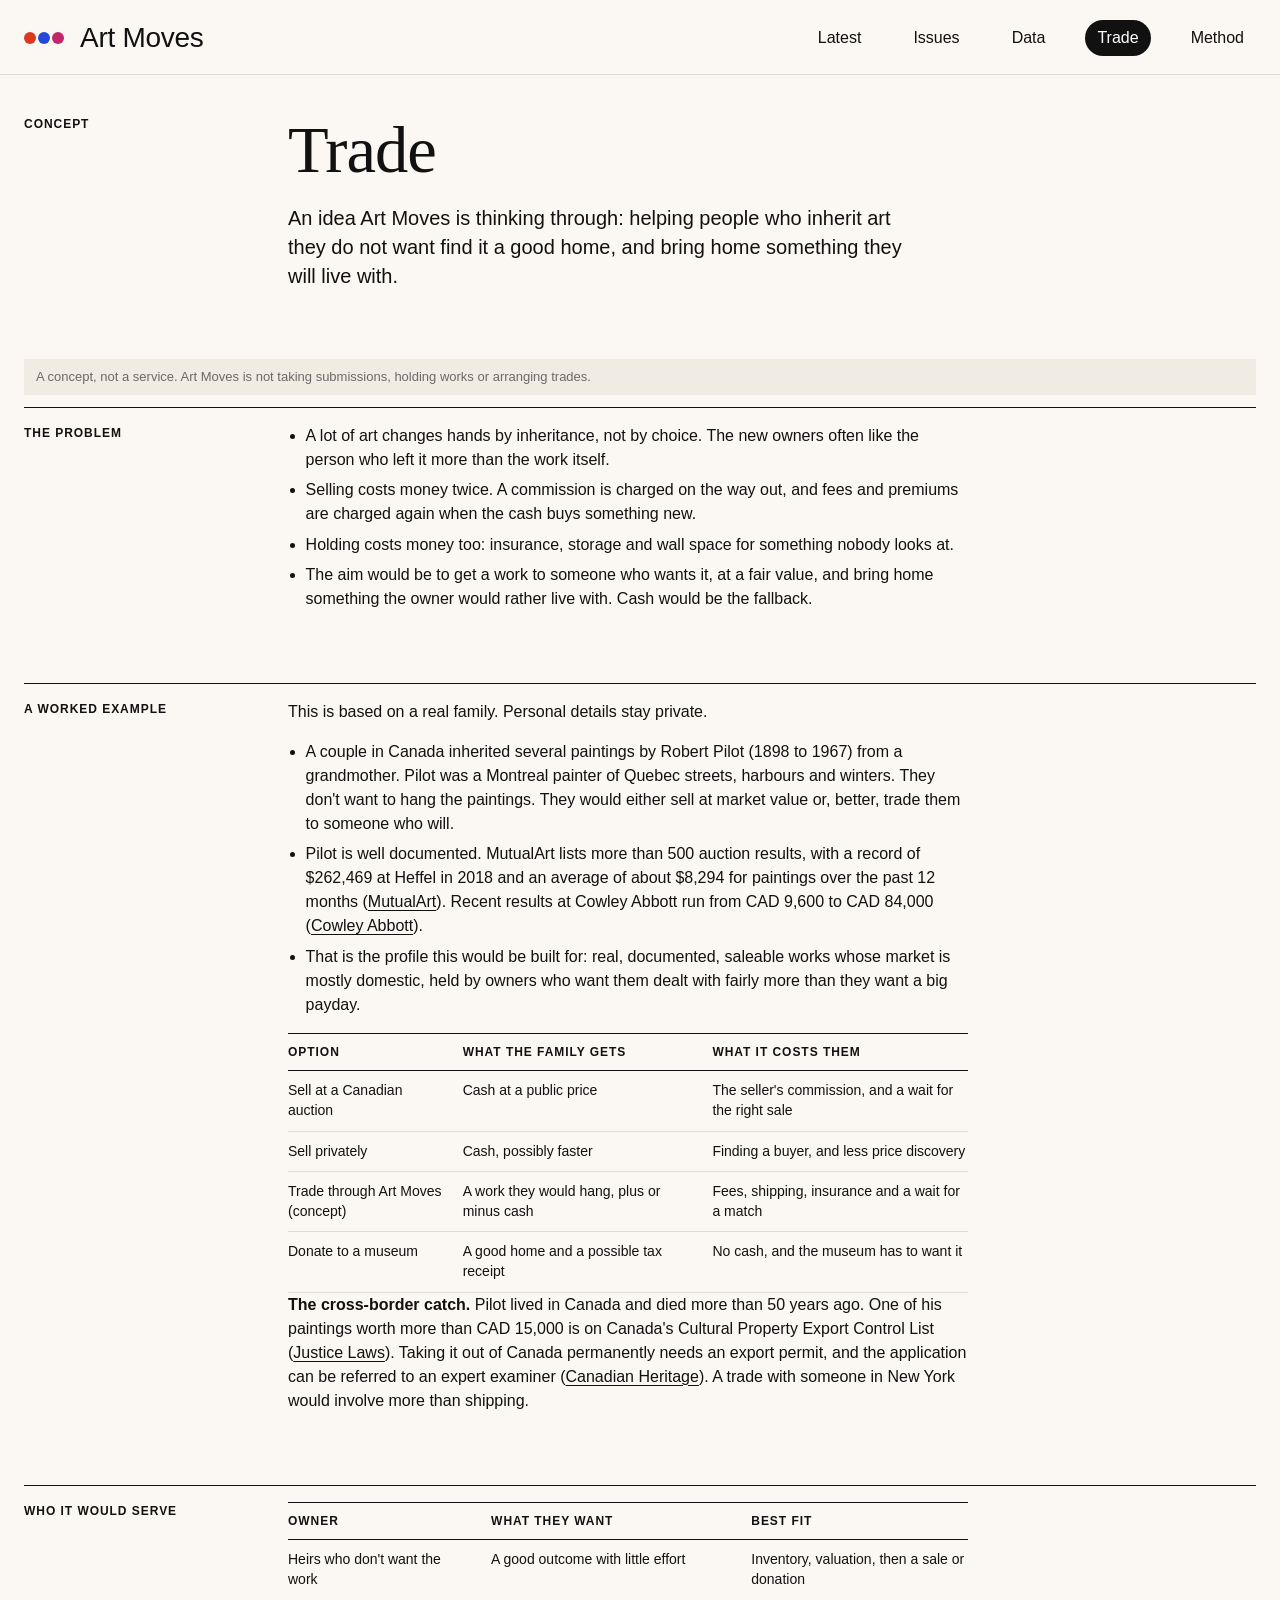
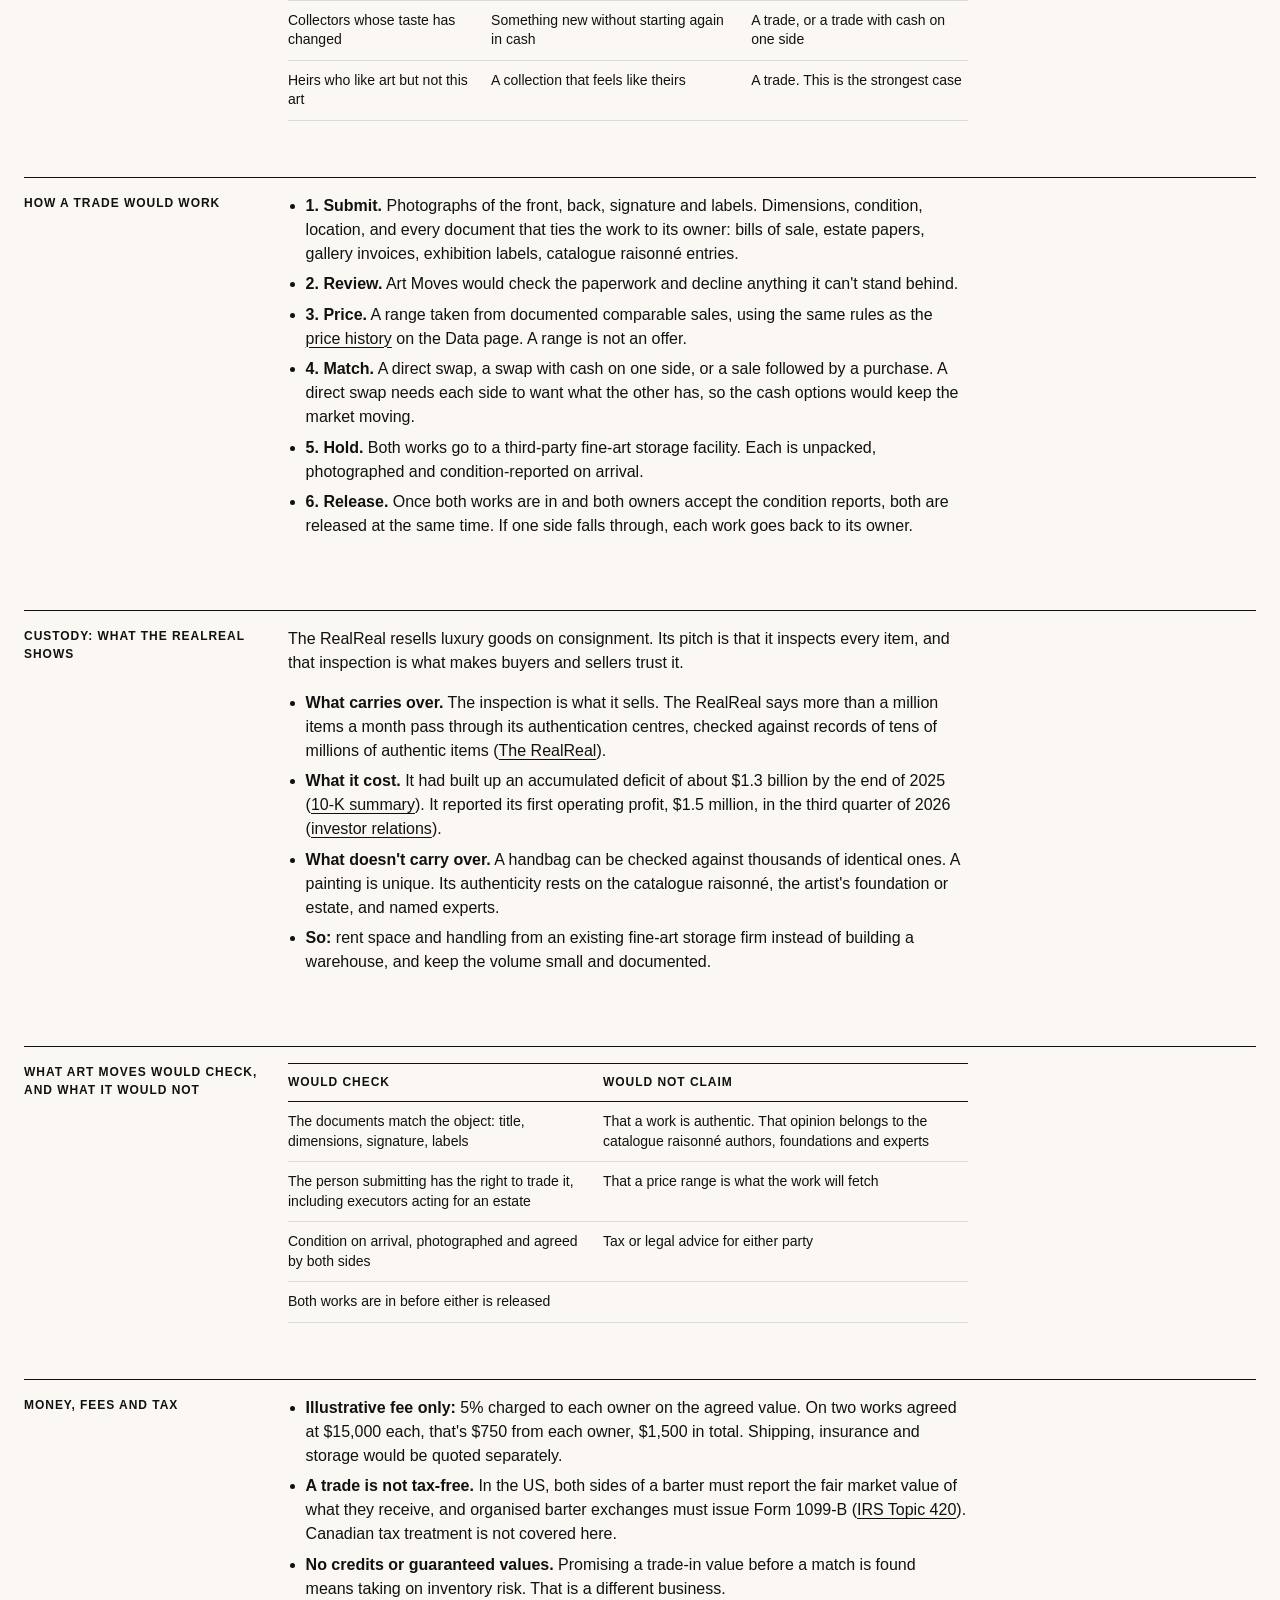
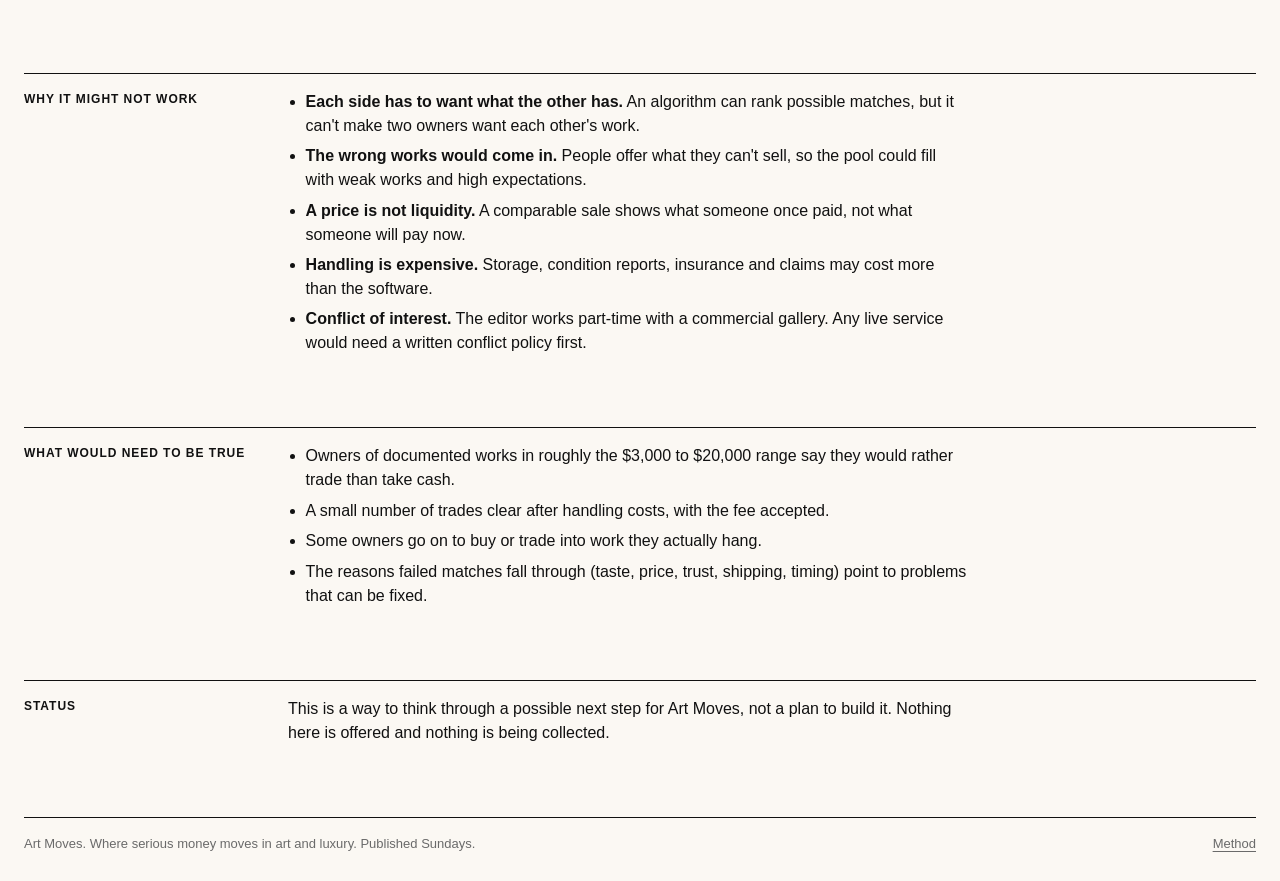
<file: site/trade.html>
<!DOCTYPE html><html lang="en"><head><meta charset="utf-8"><meta name="viewport" content="width=device-width, initial-scale=1"><title>Trade · Art Moves</title><meta name="description" content="A concept for trading inherited art."><meta property="og:site_name" content="Art Moves"><meta property="og:type" content="website"><meta property="og:title" content="Trade · Art Moves"><meta property="og:description" content="A concept for trading inherited art."><meta property="og:url" content="https://art-moves.pages.dev/trade"><meta property="og:image" content="https://art-moves.pages.dev/img/romanov-sapphire-bracelet.jpg"><meta property="og:image:alt" content="Trade · Art Moves"><meta name="twitter:card" content="summary_large_image"><link rel="canonical" href="https://art-moves.pages.dev/trade"><link rel="icon" href="favicon.svg" type="image/svg+xml"><link rel="preconnect" href="https://api.fontshare.com"><link rel="stylesheet" href="https://api.fontshare.com/v2/css?f[]=switzer@400,500,600&display=swap"><link rel="stylesheet" href="https://api.fontshare.com/v2/css?f[]=gambetta@400,401&display=swap"><link rel="stylesheet" href="site.css"></head><body><a class="skip" href="#main">Skip to content</a><header class="top"><a class="wordmark" href="index.html">Art Moves</a><nav aria-label="Main"><a href="index.html">Latest</a><a href="archive.html">Issues</a><a href="data.html">Data</a><a href="trade.html" aria-current="page">Trade</a><a href="about.html">Method</a></nav></header><main id="main">
<header class="issue-head"><p class="label">Concept</p><h1 class="display">Trade</h1><p class="standfirst">An idea Art Moves is thinking through: helping people who inherit art they do not want find it a good home, and bring home something they will live with.</p></header><p class="banner">A concept, not a service. Art Moves is not taking submissions, holding works or arranging trades.</p><section class="sec" id="the-problem"><h2 class="label">The problem</h2><div class="sec-body">
<ul><li>A lot of art changes hands by inheritance, not by choice. The new owners often like the person who left it more than the work itself.</li><li>Selling costs money twice. A commission is charged on the way out, and fees and premiums are charged again when the cash buys something new.</li><li>Holding costs money too: insurance, storage and wall space for something nobody looks at.</li><li>The aim would be to get a work to someone who wants it, at a fair value, and bring home something the owner would rather live with. Cash would be the fallback.</li></ul>
</div></section>
<section class="sec" id="a-worked-example"><h2 class="label">A worked example</h2><div class="sec-body">
<p>This is based on a real family. Personal details stay private.</p>
<ul><li>A couple in Canada inherited several paintings by Robert Pilot (1898 to 1967) from a grandmother. Pilot was a Montreal painter of Quebec streets, harbours and winters. They don't want to hang the paintings. They would either sell at market value or, better, trade them to someone who will.</li><li>Pilot is well documented. MutualArt lists more than 500 auction results, with a record of $262,469 at Heffel in 2018 and an average of about $8,294 for paintings over the past 12 months (<a href="https://www.mutualart.com/Artist/Robert-Pilot/B29CB2C37BF94FEB">MutualArt</a>). Recent results at Cowley Abbott run from CAD 9,600 to CAD 84,000 (<a href="https://cowleyabbott.ca/artist/robert_pilot/portfolio">Cowley Abbott</a>).</li><li>That is the profile this would be built for: real, documented, saleable works whose market is mostly domestic, held by owners who want them dealt with fairly more than they want a big payday.</li></ul>
<div class="scroll"><table class="index prose-table"><thead><tr><th>Option</th><th>What the family gets</th><th>What it costs them</th></tr></thead><tbody><tr><td>Sell at a Canadian auction</td><td>Cash at a public price</td><td>The seller's commission, and a wait for the right sale</td></tr><tr><td>Sell privately</td><td>Cash, possibly faster</td><td>Finding a buyer, and less price discovery</td></tr><tr><td>Trade through Art Moves (concept)</td><td>A work they would hang, plus or minus cash</td><td>Fees, shipping, insurance and a wait for a match</td></tr><tr><td>Donate to a museum</td><td>A good home and a possible tax receipt</td><td>No cash, and the museum has to want it</td></tr></tbody></table></div>
<p><strong>The cross-border catch.</strong> Pilot lived in Canada and died more than 50 years ago. One of his paintings worth more than CAD 15,000 is on Canada's Cultural Property Export Control List (<a href="https://laws-lois.justice.gc.ca/eng/regulations/c.r.c.,_c._448/page-6.html">Justice Laws</a>). Taking it out of Canada permanently needs an export permit, and the application can be referred to an expert examiner (<a href="https://www.canada.ca/en/canadian-heritage/services/export-permits-cultural-property/guide-exporting.html">Canadian Heritage</a>). A trade with someone in New York would involve more than shipping.</p>
</div></section>
<section class="sec" id="who-it-would-serve"><h2 class="label">Who it would serve</h2><div class="sec-body">
<div class="scroll"><table class="index prose-table"><thead><tr><th>Owner</th><th>What they want</th><th>Best fit</th></tr></thead><tbody><tr><td>Heirs who don't want the work</td><td>A good outcome with little effort</td><td>Inventory, valuation, then a sale or donation</td></tr><tr><td>Collectors whose taste has changed</td><td>Something new without starting again in cash</td><td>A trade, or a trade with cash on one side</td></tr><tr><td>Heirs who like art but not this art</td><td>A collection that feels like theirs</td><td>A trade. This is the strongest case</td></tr></tbody></table></div>
</div></section>
<section class="sec" id="how-a-trade-would-work"><h2 class="label">How a trade would work</h2><div class="sec-body">
<ul><li><strong>1. Submit.</strong> Photographs of the front, back, signature and labels. Dimensions, condition, location, and every document that ties the work to its owner: bills of sale, estate papers, gallery invoices, exhibition labels, catalogue raisonné entries.</li><li><strong>2. Review.</strong> Art Moves would check the paperwork and decline anything it can't stand behind.</li><li><strong>3. Price.</strong> A range taken from documented comparable sales, using the same rules as the <a href="data.html">price history</a> on the Data page. A range is not an offer.</li><li><strong>4. Match.</strong> A direct swap, a swap with cash on one side, or a sale followed by a purchase. A direct swap needs each side to want what the other has, so the cash options would keep the market moving.</li><li><strong>5. Hold.</strong> Both works go to a third-party fine-art storage facility. Each is unpacked, photographed and condition-reported on arrival.</li><li><strong>6. Release.</strong> Once both works are in and both owners accept the condition reports, both are released at the same time. If one side falls through, each work goes back to its owner.</li></ul>
</div></section>
<section class="sec" id="custody-what-the-realreal-shows"><h2 class="label">Custody: what The RealReal shows</h2><div class="sec-body">
<p>The RealReal resells luxury goods on consignment. Its pitch is that it inspects every item, and that inspection is what makes buyers and sellers trust it.</p>
<ul><li><strong>What carries over.</strong> The inspection is what it sells. The RealReal says more than a million items a month pass through its authentication centres, checked against records of tens of millions of authentic items (<a href="https://www.therealreal.com/authentication">The RealReal</a>).</li><li><strong>What it cost.</strong> It had built up an accumulated deficit of about $1.3 billion by the end of 2025 (<a href="https://www.stocktitan.net/sec-filings/REAL/10-k-the-real-real-inc-files-annual-report-7d721a7c41a5.html">10-K summary</a>). It reported its first operating profit, $1.5 million, in the third quarter of 2026 (<a href="https://investor.therealreal.com/financials/quarterly-results/default.aspx">investor relations</a>).</li><li><strong>What doesn't carry over.</strong> A handbag can be checked against thousands of identical ones. A painting is unique. Its authenticity rests on the catalogue raisonné, the artist's foundation or estate, and named experts.</li><li><strong>So:</strong> rent space and handling from an existing fine-art storage firm instead of building a warehouse, and keep the volume small and documented.</li></ul>
</div></section>
<section class="sec" id="what-art-moves-would-check-and-what-it-would-not"><h2 class="label">What Art Moves would check, and what it would not</h2><div class="sec-body">
<div class="scroll"><table class="index prose-table"><thead><tr><th>Would check</th><th>Would not claim</th></tr></thead><tbody><tr><td>The documents match the object: title, dimensions, signature, labels</td><td>That a work is authentic. That opinion belongs to the catalogue raisonné authors, foundations and experts</td></tr><tr><td>The person submitting has the right to trade it, including executors acting for an estate</td><td>That a price range is what the work will fetch</td></tr><tr><td>Condition on arrival, photographed and agreed by both sides</td><td>Tax or legal advice for either party</td></tr><tr><td>Both works are in before either is released</td><td></td></tr></tbody></table></div>
</div></section>
<section class="sec" id="money-fees-and-tax"><h2 class="label">Money, fees and tax</h2><div class="sec-body">
<ul><li><strong>Illustrative fee only:</strong> 5% charged to each owner on the agreed value. On two works agreed at $15,000 each, that's $750 from each owner, $1,500 in total. Shipping, insurance and storage would be quoted separately.</li><li><strong>A trade is not tax-free.</strong> In the US, both sides of a barter must report the fair market value of what they receive, and organised barter exchanges must issue Form 1099-B (<a href="https://www.irs.gov/taxtopics/tc420">IRS Topic 420</a>). Canadian tax treatment is not covered here.</li><li><strong>No credits or guaranteed values.</strong> Promising a trade-in value before a match is found means taking on inventory risk. That is a different business.</li></ul>
</div></section>
<section class="sec" id="why-it-might-not-work"><h2 class="label">Why it might not work</h2><div class="sec-body">
<ul><li><strong>Each side has to want what the other has.</strong> An algorithm can rank possible matches, but it can't make two owners want each other's work.</li><li><strong>The wrong works would come in.</strong> People offer what they can't sell, so the pool could fill with weak works and high expectations.</li><li><strong>A price is not liquidity.</strong> A comparable sale shows what someone once paid, not what someone will pay now.</li><li><strong>Handling is expensive.</strong> Storage, condition reports, insurance and claims may cost more than the software.</li><li><strong>Conflict of interest.</strong> The editor works part-time with a commercial gallery. Any live service would need a written conflict policy first.</li></ul>
</div></section>
<section class="sec" id="what-would-need-to-be-true"><h2 class="label">What would need to be true</h2><div class="sec-body">
<ul><li>Owners of documented works in roughly the $3,000 to $20,000 range say they would rather trade than take cash.</li><li>A small number of trades clear after handling costs, with the fee accepted.</li><li>Some owners go on to buy or trade into work they actually hang.</li><li>The reasons failed matches fall through (taste, price, trust, shipping, timing) point to problems that can be fixed.</li></ul>
</div></section>
<section class="sec" id="status"><h2 class="label">Status</h2><div class="sec-body">
<p>This is a way to think through a possible next step for Art Moves, not a plan to build it. Nothing here is offered and nothing is being collected.</p>
</div></section>
</main><footer class="foot"><span>Art Moves. Where serious money moves in art and luxury. Published Sundays.</span><span><a href="about.html">Method</a></span></footer></body></html>
</file>
<file: site/site.css>
/* Art Moves. Warm paper, black type, the work at full size.
   Switzer for interface and data, Gambetta for headlines.
   One accent colour per category (fine art, watches, jewelry, cars, design, other),
   used for chips, image walls and card edges so a reader can scan by type. */

:root {
  --ink: #111;
  --dim: #6a6a6a;
  --line: #dcdcdc;
  --wall: #f1ece3;
  --paper: #fbf8f3;
  --c: #111; --tint: #f1ece3;
  --radius: 14px;
  --sans: "Switzer", "Helvetica Neue", Arial, sans-serif;
  --serif: "Gambetta", "Iowan Old Style", Georgia, serif;
  --gutter: 24px;
  --label: 240px;
}

* { box-sizing: border-box; }
html { -webkit-text-size-adjust: 100%; }
body { margin: 0; background: var(--paper); color: var(--ink); font-family: var(--sans); font-size: 16px; line-height: 1.5; -webkit-font-smoothing: antialiased; }
a { color: inherit; text-underline-offset: 3px; text-decoration-thickness: 1px; }
a:hover { text-decoration-thickness: 2px; }
a:focus-visible, th:focus-visible { outline: 2px solid var(--ink); outline-offset: 3px; }
img { display: block; max-width: 100%; }
.dim { color: var(--dim); }
.skip { position: absolute; left: -9999px; }
.skip:focus { left: var(--gutter); top: 8px; background: #fff; padding: 8px; z-index: 10; }

/* Header: wordmark left, sections right. */
.top { display: flex; justify-content: space-between; align-items: baseline; gap: 24px; padding: 20px var(--gutter) 18px; }
.wordmark { font-size: 28px; font-weight: 500; letter-spacing: -0.01em; text-decoration: none; line-height: 1; }
.top nav { display: flex; gap: 28px; font-size: 16px; font-weight: 500; }
.top nav a { text-decoration: none; }
.top nav a:hover, .top nav a[aria-current="page"] { text-decoration: underline; }

main { padding: 0 var(--gutter); }

/* Small uppercase label: the left-hand column on every section. */
.label { font-family: var(--sans); font-size: 12px; font-weight: 600; letter-spacing: 0.08em; text-transform: uppercase; margin: 0; line-height: 1.5; }
.banner { margin: 0 0 12px; padding: 8px 12px; background: var(--wall); font-size: 13px; color: var(--dim); }

/* Plates. The image hangs on a pale wall and is never cropped. */
.plate { margin: 0; }
.plate .wall { background: var(--wall); display: flex; justify-content: center; padding: 40px 24px; }
.plate img { max-height: 520px; width: auto; box-shadow: 0 1px 2px rgba(0,0,0,.12), 0 12px 28px rgba(0,0,0,.10); }
.plate.hero .wall { padding: 64px 24px; }
.plate.hero img { max-height: min(68vh, 720px); }
.plate figcaption { font-size: 12px; color: var(--dim); padding-top: 8px; }

/* Two-column sections: label, then body. */
.lead, .sec, .issue-head { display: grid; grid-template-columns: var(--label) minmax(0, 1fr); column-gap: var(--gutter); border-top: 1px solid var(--ink); padding: 16px 0 56px; }
.lead { margin-top: 40px; }
.issue-head { border-top: 0; padding: 40px 0 48px; }
.issue-head > .display, .issue-head > .standfirst { grid-column: 2; }
.sec-body { max-width: 680px; }
.sec-body.wide { max-width: none; }
.sec-body > :first-child { margin-top: 0; }

.display { text-wrap: balance; font-family: var(--serif); font-weight: 400; font-size: clamp(36px, 5.2vw, 68px); line-height: 1.04; letter-spacing: -0.015em; margin: 0 0 20px; max-width: 16ch; }
.display a { text-decoration: none; }
.display a:hover { text-decoration: underline; text-decoration-thickness: 2px; }
.standfirst { font-size: 20px; line-height: 1.45; max-width: 620px; margin: 0 0 20px; }
.more { font-weight: 500; }
p { margin: 0 0 1em; }
ul { padding-left: 1.1em; margin: 0 0 1em; }
li { margin-bottom: 0.4em; }

/* A featured sale. */
.sale { margin: 0 0 64px; }
.sale:last-child { margin-bottom: 0; }
.sale .plate { margin-bottom: 20px; }
.kicker { font-size: 12px; font-weight: 600; letter-spacing: 0.08em; text-transform: uppercase; color: var(--dim); margin: 0 0 6px; }
.sale-title { font-family: var(--serif); font-weight: 400; font-size: 30px; line-height: 1.15; margin: 0 0 6px; }
.figure-price { font-size: 22px; font-weight: 500; margin: 0 0 18px; font-variant-numeric: tabular-nums; }
.facts { margin: 0 0 18px; border-top: 1px solid var(--line); font-size: 14px; }
.facts div { display: grid; grid-template-columns: 110px 1fr; gap: 12px; padding: 7px 0; border-bottom: 1px solid var(--line); }
.facts dt { color: var(--dim); }
.facts dd { margin: 0; }
.cite { font-size: 12px; text-decoration: none; border: 1px solid var(--line); border-radius: 2px; padding: 0 5px; margin-left: 2px; font-variant-numeric: tabular-nums; }
.cite:hover { border-color: var(--ink); }

/* Lists of sales and issues. */
.rows { border-top: 1px solid var(--line); }
.row { display: grid; grid-template-columns: auto minmax(0, 1fr) auto; gap: 20px; align-items: center; padding: 14px 0; border-bottom: 1px solid var(--line); text-decoration: none; }
.row-thumb { width: 112px; height: 84px; background: var(--wall); display: flex; align-items: center; justify-content: center; }
.row-thumb img { max-width: 88%; max-height: 84%; }
.tile { font-size: 11px; letter-spacing: 0.08em; text-transform: uppercase; color: var(--dim); }
.row-main { display: flex; flex-direction: column; gap: 2px; font-size: 14px; }
.row-title { font-size: 20px; font-weight: 500; line-height: 1.25; }
.row:hover .row-title { text-decoration: underline; }
.row-price { font-size: 20px; font-weight: 500; font-variant-numeric: tabular-nums; text-align: right; }

/* The index table. */
.scroll { overflow-x: auto; }
.index { border-collapse: collapse; width: 100%; font-size: 14px; line-height: 1.4; font-variant-numeric: tabular-nums; }
.index th, .index td { text-align: left; vertical-align: top; padding: 10px 20px 10px 0; border-bottom: 1px solid var(--line); }
.index th { font-size: 12px; font-weight: 600; letter-spacing: 0.08em; text-transform: uppercase; border-top: 1px solid var(--ink); border-bottom-color: var(--ink); white-space: nowrap; }
.index th:last-child, .index td:last-child { padding-right: 0; }
.index .num { text-align: right; white-space: nowrap; }
.sortable th { cursor: pointer; }
.sortable th:hover { text-decoration: underline; }
main > .scroll { padding-bottom: 72px; }
.sources { padding-left: 1.4em; margin: 0; font-size: 14px; }

/* Sign-up for the Sunday email. One field, one button, no colour. */
.signup { max-width: 520px; }
.signup label { display: block; font-size: 12px; font-weight: 600; letter-spacing: 0.08em; text-transform: uppercase; margin: 0 0 8px; }
.signup-row { display: flex; }
.signup input[type="email"] { flex: 1; min-width: 0; height: 48px; padding: 0 14px; border: 1px solid var(--ink); border-right: 0; border-radius: 0; background: #fff; color: var(--ink); font: inherit; -webkit-appearance: none; appearance: none; }
.signup input[type="email"]::placeholder { color: var(--dim); }
.signup button { height: 48px; padding: 0 22px; border: 1px solid var(--ink); border-radius: 0; background: var(--ink); color: #fff; font: inherit; font-weight: 500; cursor: pointer; }
.signup button:hover { background: #fff; color: var(--ink); }
.signup input:focus-visible, .signup button:focus-visible { outline: 2px solid var(--ink); outline-offset: 3px; }
.small { font-size: 13px; margin: 10px 0 0; }

.pager { display: flex; gap: 28px; border-top: 1px solid var(--ink); padding: 16px 0 72px; font-weight: 500; }
.foot { display: flex; justify-content: space-between; gap: 24px; flex-wrap: wrap; padding: 16px var(--gutter) 28px; border-top: 1px solid var(--ink); margin: 0 var(--gutter); padding-left: 0; padding-right: 0; font-size: 13px; color: var(--dim); }

@media (max-width: 820px) {
  :root { --gutter: 16px; }
  .top { padding-top: 14px; flex-wrap: wrap; row-gap: 10px; }
  .wordmark { font-size: 24px; }
  .top nav { gap: 18px; font-size: 15px; }
  .lead, .sec, .issue-head { grid-template-columns: minmax(0, 1fr); row-gap: 12px; padding-bottom: 40px; }
  .issue-head > .display, .issue-head > .standfirst { grid-column: 1; }
  .issue-head { padding-top: 24px; }
  .plate .wall, .plate.hero .wall { padding: 24px 16px; }
  .plate img { max-height: 360px; }
  .standfirst { font-size: 18px; }
  .row { grid-template-columns: auto minmax(0, 1fr); }
  .row-thumb { width: 72px; height: 56px; }
  .row-price { grid-column: 2; text-align: left; font-size: 16px; }
  .row-title { font-size: 17px; }
  .index { min-width: 680px; }
  .facts div { grid-template-columns: 90px 1fr; }
  .signup-row { flex-direction: column; gap: 8px; }
  .signup input[type="email"] { border-right: 1px solid var(--ink); flex: none; width: 100%; }
}

/* Orientation: the three questions on the home page. */
.questions { list-style: none; margin: 0; padding: 0; display: grid; grid-template-columns: repeat(3, minmax(0, 1fr)); gap: var(--gutter); counter-reset: q; }
.questions li { counter-increment: q; border-top: 1px solid var(--line); padding-top: 12px; }
.questions li::before { content: counter(q, decimal-leading-zero); display: block; font-size: 12px; font-weight: 600; letter-spacing: 0.08em; color: var(--dim); margin-bottom: 6px; }
.questions strong { display: block; font-family: var(--serif); font-weight: 400; font-size: 22px; line-height: 1.2; margin-bottom: 6px; }
.questions span { color: var(--dim); font-size: 15px; }

/* Price history: a quote, a chart, key statistics, then every change of hands. */
.ticker { border-top: 1px solid var(--line); padding: 16px 0 8px; margin-top: 24px; max-width: 760px; }
.ticker .sale-title { margin-top: 0; }
.ticker .label { color: var(--dim); }
.quote { margin: 6px 0 8px; display: flex; flex-wrap: wrap; align-items: baseline; gap: 4px 12px; }
.q-price { font-size: 32px; font-weight: 500; letter-spacing: -0.01em; font-variant-numeric: tabular-nums; }
.q-note { font-size: 15px; }
.chg { font-weight: 600; font-variant-numeric: tabular-nums; }
.ticker-chart { display: block; width: 100%; height: auto; margin: 4px 0 12px; overflow: visible; }
.ticker-chart .grid { stroke: var(--line); stroke-width: 1; }
.ticker-chart .axis { font: 12px var(--sans); fill: var(--dim); }
.ticker-chart .link { fill: none; stroke: var(--ink); stroke-width: 1.5; stroke-dasharray: 5 5; }
.ticker-chart .tick { stroke: var(--dim); stroke-width: 2; }
.ticker-chart .pt { fill: #fff; stroke: var(--ink); stroke-width: 2; cursor: pointer; }
.ticker-chart .pt.now, .ticker-chart .pt:hover, .ticker-chart .pt:focus { fill: var(--ink); outline: none; }
.stats { display: grid; grid-template-columns: repeat(4, minmax(0, 1fr)); gap: 0 var(--gutter); margin: 0 0 16px; }
.stats div { border-top: 1px solid var(--line); padding: 8px 0; }
.stats dt { font-size: 12px; color: var(--dim); }
.stats dd { margin: 2px 0 0; font-weight: 500; font-variant-numeric: tabular-nums; }
.timeline { list-style: none; margin: 0 0 12px; padding: 0; font-size: 14px; }
.timeline li { display: grid; grid-template-columns: 110px minmax(0, 1fr); gap: var(--gutter); border-top: 1px solid var(--line); padding: 8px 0; }
.tl-when { font-variant-numeric: tabular-nums; color: var(--dim); }

@media (max-width: 820px) {
  .questions { grid-template-columns: minmax(0, 1fr); }
  .stats { grid-template-columns: repeat(2, minmax(0, 1fr)); }
  .timeline li { grid-template-columns: 80px minmax(0, 1fr); gap: 12px; }
  .ticker-chart .axis { font-size: 20px; }
}
.prose-table { min-width: 0; } .prose-table td, .prose-table th { vertical-align: top; }

/* Home page: one line saying what Art Moves is, above the latest issue */
.intro { font-size: 22px; line-height: 1.4; max-width: 760px; margin: 28px 0 32px; }
@media (max-width: 820px) { .intro { font-size: 19px; margin: 16px 0 24px; } }

/* ---------- Colour and images (Session 16) ---------- */
.cat-fine_art { --c: #d93a1f; --tint: #fbe3d9; }
.cat-watches  { --c: #2449d8; --tint: #dfe6fb; }
.cat-jewelry  { --c: #c2266b; --tint: #f9dfea; }
.cat-cars     { --c: #0b7f57; --tint: #d8f0e5; }
.cat-design   { --c: #a86f00; --tint: #f8ebcc; }
.cat-fashion  { --c: #6c3fd1; --tint: #e7defa; }
.cat-other    { --c: #6c3fd1; --tint: #e7defa; }

.top { position: sticky; top: 0; z-index: 5; background: rgba(251,248,243,.92); backdrop-filter: blur(8px); -webkit-backdrop-filter: blur(8px); border-bottom: 1px solid var(--line); align-items: center; }
.wordmark::before { content: ""; display: inline-block; width: 12px; height: 12px; border-radius: 50%; background: #d93a1f; box-shadow: 14px 0 0 #2449d8, 28px 0 0 #c2266b; margin-right: 44px; vertical-align: 3px; }
.top nav a { padding: 6px 12px; border-radius: 999px; }
.top nav a:hover { background: var(--wall); text-decoration: none; }
.top nav a[aria-current="page"] { background: var(--ink); color: #fff; text-decoration: none; }

.chip { display: inline-block; font-size: 11px; font-weight: 600; letter-spacing: 0.08em; text-transform: uppercase; line-height: 1; padding: 6px 9px; border-radius: 999px; background: var(--c); color: #fff; vertical-align: middle; }
.kicker .chip { margin-right: 6px; }
.badge { position: absolute; top: 10px; left: 10px; z-index: 1; font-size: 10px; font-weight: 600; letter-spacing: 0.08em; text-transform: uppercase; padding: 5px 8px; border-radius: 999px; background: rgba(17,17,17,.78); color: #fff; }

/* Plates sit on their category tint. */
.plate .wall { position: relative; background: var(--tint); border-radius: var(--radius); }
.plate img { border-radius: 2px; }

/* Home hero: headline left, lead image right. */
.home-hero { display: grid; grid-template-columns: minmax(0, 5fr) minmax(0, 6fr); gap: 40px; align-items: center; padding: 40px 0 32px; }
.home-hero .display { max-width: 14ch; }
.eyebrow { font-size: 12px; font-weight: 600; letter-spacing: 0.08em; text-transform: uppercase; color: var(--dim); margin: 0 0 14px; }
.hero-img { display: block; text-decoration: none; }
.hero-img .plate.hero .wall { padding: 40px 32px; }
.plate.hero .wall { padding: 48px 24px; }
.plate.hero img { max-height: min(56vh, 560px); }
.btn { display: inline-block; font-weight: 500; text-decoration: none; padding: 12px 20px; border-radius: 999px; background: var(--ink); color: #fff; border: 1px solid var(--ink); margin: 0 8px 8px 0; }
.btn:hover { background: #d93a1f; border-color: #d93a1f; }
.btn.ghost { background: transparent; color: var(--ink); }
.btn.ghost:hover { background: var(--ink); color: #fff; }
.intro { border-top: 1px solid var(--ink); padding-top: 20px; }

/* Four numbers for the issue. */
.stats-strip { display: grid; grid-template-columns: repeat(4, minmax(0, 1fr)); gap: 12px; margin: 0 0 48px; }
.stats-strip div { background: #fff; border: 1px solid var(--line); border-radius: var(--radius); padding: 16px 18px; }
.stats-strip strong { display: block; font-family: var(--serif); font-weight: 400; font-size: clamp(26px, 3vw, 38px); line-height: 1.1; font-variant-numeric: tabular-nums; }
.stats-strip span { font-size: 13px; color: var(--dim); }

/* Sale cards. */
.cards { display: grid; grid-template-columns: repeat(auto-fill, minmax(230px, 1fr)); gap: 18px; }
.card { display: flex; flex-direction: column; background: #fff; border: 1px solid var(--line); border-radius: var(--radius); overflow: hidden; text-decoration: none; transition: transform .2s ease, box-shadow .2s ease; }
.card:hover { transform: translateY(-3px); box-shadow: 0 10px 28px rgba(0,0,0,.10); }
.card-img { position: relative; display: flex; align-items: center; justify-content: center; aspect-ratio: 4 / 3; background: var(--tint); padding: 18px; }
.card-img img { position: absolute; inset: 0; margin: auto; max-width: calc(100% - 36px); max-height: calc(100% - 36px); box-shadow: 0 1px 2px rgba(0,0,0,.12), 0 8px 18px rgba(0,0,0,.10); }
.card-body { display: flex; flex-direction: column; gap: 6px; padding: 14px 16px 16px; border-top: 3px solid var(--c); font-size: 13px; flex: 1; }
.card-body .chip { align-self: flex-start; }
.card-title { font-family: var(--serif); font-size: 19px; line-height: 1.2; }
.card:hover .card-title { text-decoration: underline; }
.card-price { font-size: 20px; font-weight: 600; font-variant-numeric: tabular-nums; margin-top: auto; }

/* Thumbnails in lists and tables. */
.row-thumb { position: relative; background: var(--tint); border-radius: 10px; }
.row-thumb .badge, .thumb .badge { display: none; }
.thumb { display: inline-flex; flex: none; align-items: center; justify-content: center; background: var(--tint); border-radius: 8px; overflow: hidden; }
.thumb.sm { width: 56px; height: 56px; }
.thumb img { max-width: 86%; max-height: 86%; }
.lotcell { display: flex; gap: 12px; align-items: flex-start; min-width: 240px; }
.lotcell .chip { margin-top: 4px; font-size: 10px; padding: 4px 7px; }
.index tbody tr:hover { background: #fff; }

.signup button:hover { background: #d93a1f; border-color: #d93a1f; color: #fff; }
.questions li { border-top: 3px solid var(--ink); }
.questions li:nth-child(1) { border-top-color: #d93a1f; }
.questions li:nth-child(2) { border-top-color: #2449d8; }
.questions li:nth-child(3) { border-top-color: #c2266b; }
.ticker-chart .pt.now, .ticker-chart .pt:hover, .ticker-chart .pt:focus { fill: #d93a1f; stroke: #d93a1f; }

@media (max-width: 820px) {
  .home-hero { grid-template-columns: minmax(0, 1fr); gap: 20px; padding: 20px 0 24px; }
  .stats-strip { grid-template-columns: repeat(2, minmax(0, 1fr)); margin-bottom: 32px; }
  .cards { grid-template-columns: repeat(2, minmax(0, 1fr)); gap: 12px; }
  .card-img img { max-width: calc(100% - 20px); max-height: calc(100% - 20px); }
  .card-body { padding: 10px 12px 12px; }
  .card-title { font-size: 16px; }
  .card-price { font-size: 16px; }
  .top nav { gap: 2px; font-size: 14px; }
  .top nav a { padding: 5px 9px; }
  .wordmark::before { width: 9px; height: 9px; box-shadow: 11px 0 0 #2449d8, 22px 0 0 #c2266b; margin-right: 34px; vertical-align: 2px; }
}

/* Home: the intro line sits above everything, so no rule above it. */
.intro { border-top: 0; padding-top: 0; margin: 28px 0 0; }
.cat-memorabilia { --c: #6c3fd1; --tint: #e7defa; }

/* Phones: one sale per row, picture on the left, so titles and dates stop wrapping. */
@media (max-width: 820px) {
  .intro { margin-top: 16px; }
  .cards { grid-template-columns: minmax(0, 1fr); gap: 10px; }
  .card { flex-direction: row; align-items: stretch; }
  .card:hover { transform: none; }
  .card-img { flex: 0 0 38%; aspect-ratio: auto; min-height: 132px; padding: 10px; }
  .card-img img { max-width: calc(100% - 20px); max-height: calc(100% - 20px); }
  .card-body { border-top: 0; border-left: 3px solid var(--c); padding: 10px 12px; gap: 5px; }
  .card-title { font-size: 16px; }
  .card-price { font-size: 17px; }
  .card .badge { top: 6px; left: 6px; font-size: 9px; padding: 4px 6px; }
}
</file>
